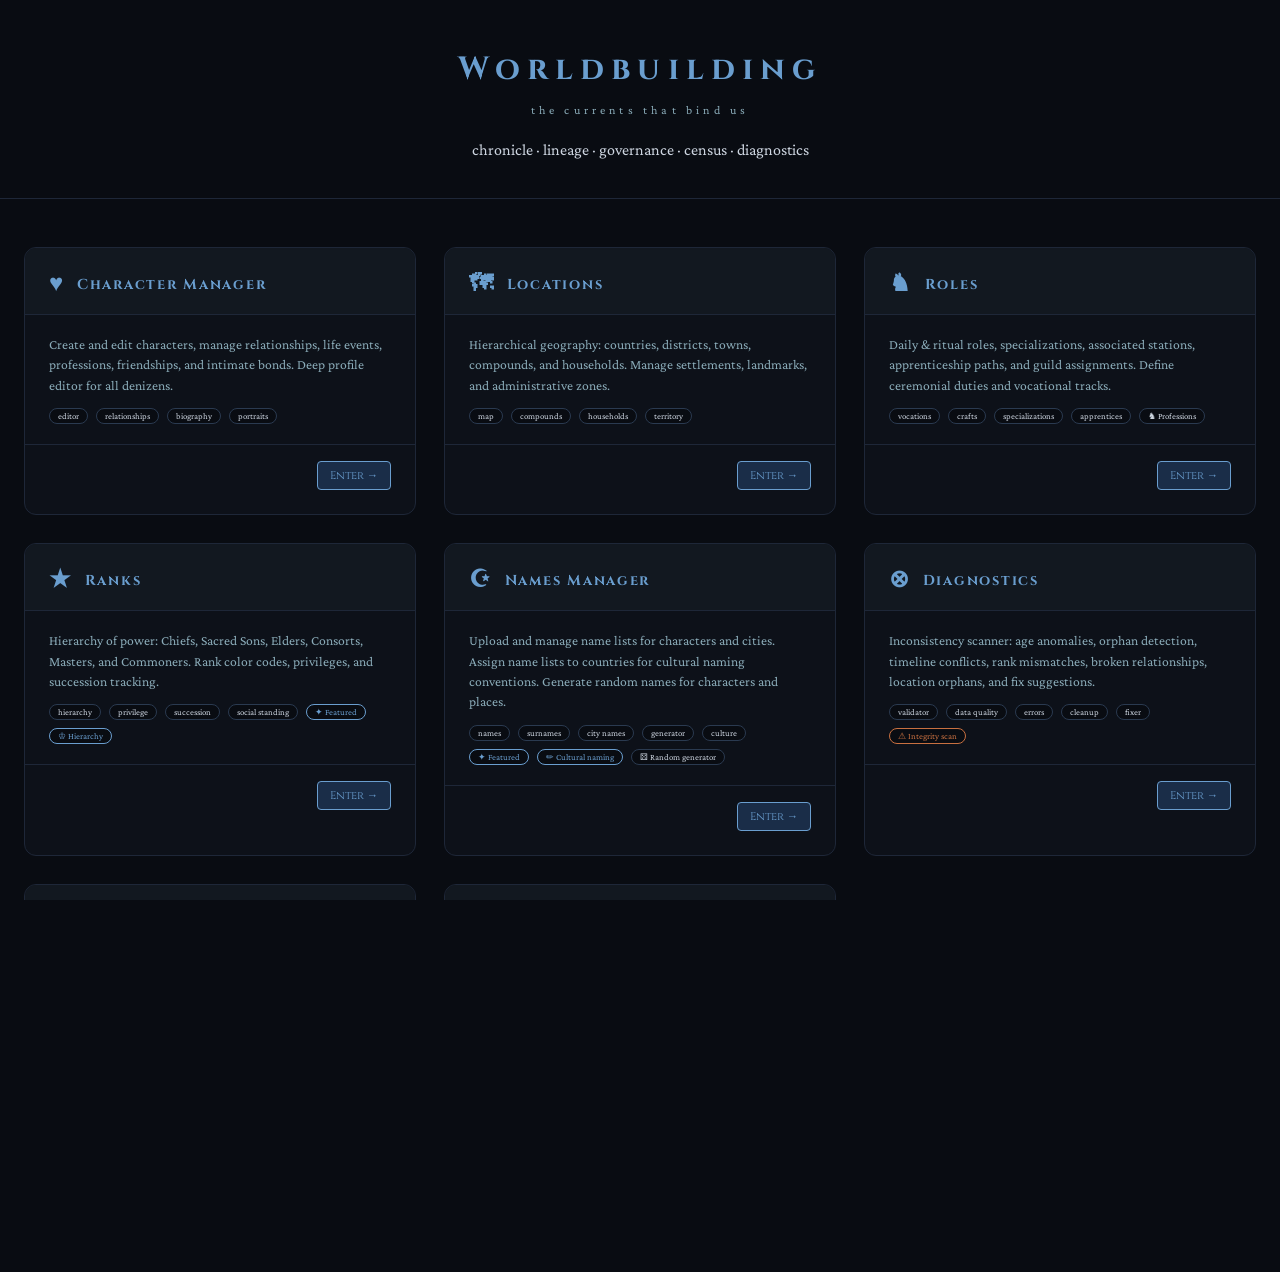
<file: index.html>
<!DOCTYPE html>
<html lang="en">
<head>
  <meta charset="UTF-8">
  <meta name="viewport" content="width=device-width, initial-scale=1.0, maximum-scale=1.0, user-scalable=yes">
  <title>Worldbuilding - The Currents That Bind Us</title>
  <link rel="preconnect" href="https://fonts.googleapis.com">
  <link href="https://fonts.googleapis.com/css2?family=Cinzel:wght@400;600;700;900&family=Crimson+Pro:ital,wght@0,300;0,400;0,600;1,300;1,400&display=swap" rel="stylesheet">
  <link rel="stylesheet" href="stillwaters.css">
</head>
<body>

<div class="hero">
  <h1>Worldbuilding</h1>
  <div class="sub">the currents that bind us</div>
  <div class="tagline">chronicle · lineage · governance · census · diagnostics</div>
</div>

<div class="tools-grid" id="toolsGrid"></div>
<footer>
  Still Waters — Tools for Worldbuilding & Chronicle Keeping
</footer>

<script>
  // ============================================================
  // COMPLETE TOOL LIST — All managers for the Still Waters suite
  // ============================================================
  const tools = [
    { 
      name: "Character Manager", 
      desc: "Create and edit characters, manage relationships, life events, professions, friendships, and intimate bonds. Deep profile editor for all denizens.", 
      icon: "♥", 
      file: "character-manager.html", 
      tags: ["editor", "relationships", "biography", "portraits"] 
    },
    { 
      name: "Locations", 
      desc: "Hierarchical geography: countries, districts, towns, compounds, and households. Manage settlements, landmarks, and administrative zones.", 
      icon: "🗺", 
      file: "Locations.html", 
      tags: ["map", "compounds", "households", "territory"] 
    },
    { 
      name: "Roles", 
      desc: "Daily & ritual roles, specializations, associated stations, apprenticeship paths, and guild assignments. Define ceremonial duties and vocational tracks.", 
      icon: "♞", 
      file: "roles.html", 
      tags: ["vocations", "crafts", "specializations", "apprentices"] 
    },
    { 
      name: "Ranks", 
      desc: "Hierarchy of power: Chiefs, Sacred Sons, Elders, Consorts, Masters, and Commoners. Rank color codes, privileges, and succession tracking.", 
      icon: "★", 
      file: "Ranks.html", 
      tags: ["hierarchy", "privilege", "succession", "social standing"],
      accent: true
    },
    { 
      name: "Names Manager", 
      desc: "Upload and manage name lists for characters and cities. Assign name lists to countries for cultural naming conventions. Generate random names for characters and places.", 
      icon: "☪", 
      file: "names-manager.html", 
      tags: ["names", "surnames", "city names", "generator", "culture"],
      accent: true
    },
    { 
      name: "Diagnostics", 
      desc: "Inconsistency scanner: age anomalies, orphan detection, timeline conflicts, rank mismatches, broken relationships, location orphans, and fix suggestions.", 
      icon: "⊗", 
      file: "inconsistencies.html", 
      tags: ["validator", "data quality", "errors", "cleanup", "fixer"],
      warning: true
    },
    { 
      name: "Census", 
      desc: "Population analytics, age pyramids, compound demographics, mortality trends, gender distribution, and interactive charts for the whole realm.", 
      icon: "▲", 
      file: "Census.html", 
      tags: ["statistics", "demographics", "charts", "population"] 
    },
    { 
      name: "Family Tree", 
      desc: "Ancestral lineages, descendants web, relationship finder, historical bloodlines, and multi-generation viewer. Discover how blood binds the world.", 
      icon: "✽", 
      file: "Tree.html", 
      tags: ["genealogy", "ancestors", "descendants", "heritage"] 
    }
  ];

  const grid = document.getElementById('toolsGrid');
  
  tools.forEach(tool => {
    const card = document.createElement('div');
    card.className = 'tool-card';
    // Open in new tab when clicking anywhere on card
    card.onclick = () => {
      window.open(tool.file, '_blank');
    };
    
    // Optional badges for special categories
    let extraBadges = '';
    if (tool.accent) {
      extraBadges += '<span class="badge accent">✦ Featured</span>';
    }
    if (tool.warning) {
      extraBadges += '<span class="badge warning">⚠︎ Integrity scan</span>';
    }
    if (tool.name === "Roles") {
      extraBadges += '<span class="badge">♞ Professions</span>';
    }
    if (tool.name === "Ranks") {
      extraBadges += '<span class="badge accent">♔ Hierarchy</span>';
    }
    if (tool.name === "Names Manager") {
      extraBadges += '<span class="badge accent">✏ Cultural naming</span>';
      extraBadges += '<span class="badge">⚄ Random generator</span>';
    }
    
    card.innerHTML = `
      <div class="card-header">
        <h2>
          <span class="icon">${tool.icon}</span> 
          ${tool.name}
        </h2>
      </div>
      <div class="card-body">
        <p>${tool.desc}</p>
        <div class="badge-group">
          ${tool.tags.map(t => `<span class="badge">${t}</span>`).join('')}
          ${extraBadges}
        </div>
      </div>
      <div class="card-footer">
        <span class="btn primary">Enter →</span>
      </div>
    `;
    grid.appendChild(card);
  });
</script>
</body>
</html>
</file>
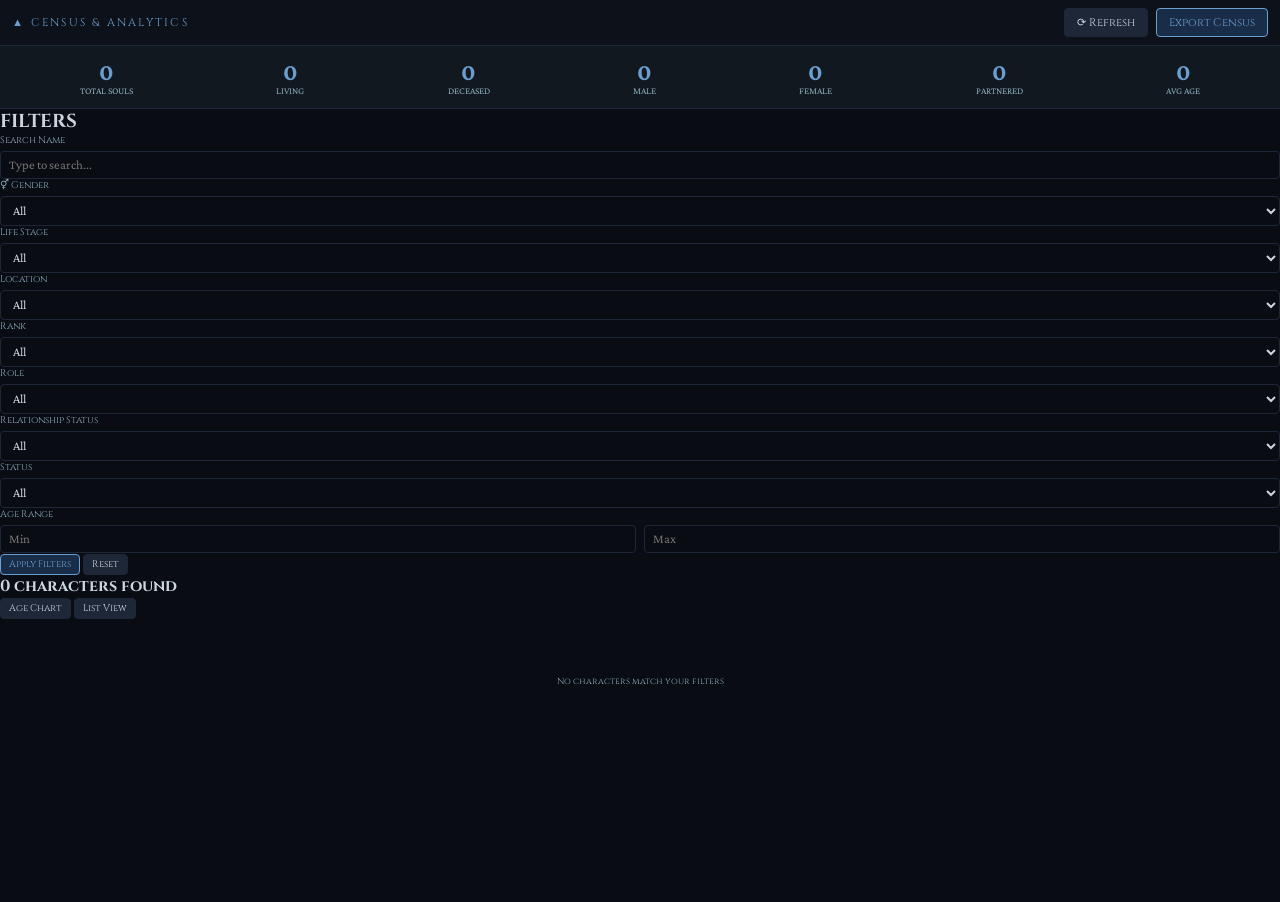
<file: Census.html>
<!DOCTYPE html>
<html lang="en">
<head>
  <meta charset="UTF-8">
  <meta name="viewport" content="width=device-width, initial-scale=1.0, user-scalable=yes">
  <title>Still Waters — Census & Analytics</title>
  <link rel="preconnect" href="https://fonts.googleapis.com">
  <link href="https://fonts.googleapis.com/css2?family=Cinzel:wght@400;600;700;900&family=Crimson+Pro:ital,wght@0,300;0,400;0,600;1,300;1,400&display=swap" rel="stylesheet">
  <link rel="stylesheet" href="stillwaters.css">
 
</head>
<body>

<div class="topbar">
  <div class="title">▲ CENSUS & ANALYTICS</div>
  <div style="flex:1"></div>
  <button id="refreshBtn" class="tb-btn">⟳ Refresh</button>
  <button id="exportCensusBtn" class="tb-btn primary">Export Census</button>
</div>

<div class="census-app">
  <div class="stats-bar" id="statsBar"></div>
  
  <div class="main-content">
    <div class="filters-sidebar">
      <div class="filters-header">
        <h3>FILTERS</h3>
        
        <div class="filter-group">
          <label>Search Name</label>
          <input type="text" id="searchName" placeholder="Type to search...">
        </div>
        
        <div class="filter-group">
          <label>⚥ Gender</label>
          <select id="filterGender">
            <option value="">All</option>
            <option value="male">Male</option>
            <option value="female">Female</option>
            <option value="unknown">Unknown</option>
          </select>
        </div>
        
        <div class="filter-group">
          <label>Life Stage</label>
          <select id="filterLifeStage">
            <option value="">All</option>
            <option value="child">Child (0-12)</option>
            <option value="youth">Youth (13-17)</option>
            <option value="adult">Adult (18-59)</option>
            <option value="elder">Elder (60+)</option>
          </select>
        </div>
        
        <div class="filter-group">
          <label>Location</label>
          <select id="filterLocation">
            <option value="">All</option>
          </select>
        </div>
        
        <div class="filter-group">
          <label>Rank</label>
          <select id="filterRank">
            <option value="">All</option>
          </select>
        </div>
        
        <div class="filter-group">
          <label>Role</label>
          <select id="filterRole">
            <option value="">All</option>
          </select>
        </div>
        
        <div class="filter-group">
          <label>Relationship Status</label>
          <select id="filterRelationship">
            <option value="">All</option>
            <option value="single">Single</option>
            <option value="partnered">Partnered</option>
            <option value="widowed">Widowed</option>
          </select>
        </div>
        
        <div class="filter-group">
          <label>Status</label>
          <select id="filterStatus">
            <option value="">All</option>
            <option value="living">Living</option>
            <option value="deceased">Deceased</option>
          </select>
        </div>
        
        <div class="filter-group">
          <label>Age Range</label>
          <div style="display: flex; gap: 8px;">
            <input type="number" id="minAge" placeholder="Min" style="width:50%;">
            <input type="number" id="maxAge" placeholder="Max" style="width:50%;">
          </div>
        </div>
        
        <div class="filter-actions">
          <button id="applyFilters" class="btn primary small">Apply Filters</button>
          <button id="resetFilters" class="btn small">Reset</button>
        </div>
      </div>
    </div>
    
    <div class="results-panel">
      <div class="results-header">
        <h4 id="resultCount">0 characters found</h4>
        <div>
          <button id="viewChartBtn" class="btn small">Age Chart</button>
          <button id="viewListBtn" class="btn small active">List View</button>
        </div>
      </div>
      <div class="results-list" id="resultsList"></div>
    </div>
  </div>
</div>

<!-- Age Distribution Modal -->
<div id="chartModal" class="modal" style="display:none;">
  <div class="modal-content" style="max-width: 500px;">
    <h3>Age Distribution</h3>
    <div id="ageChart"></div>
    <div class="modal-buttons">
      <button id="closeChartBtn" class="btn">Close</button>
    </div>
  </div>
</div>

<script>
  // Data stores
  let masterData = {
    version: "2.0",
    data: {
      characters: [],
      places: [],
      ranks: [],
      roles: [],
      currentYear: 1250
    }
  };
  
  let filteredCharacters = [];
  let currentView = 'list';
  
  function loadMasterData() {
    const stored = localStorage.getItem('stillwaters_master');
    if (stored) {
      try {
        const parsed = JSON.parse(stored);
        masterData = {
          version: parsed.version || "2.0",
          data: {
            characters: parsed.data?.characters || [],
            places: parsed.data?.places || [],
            ranks: parsed.data?.ranks || [],
            roles: parsed.data?.roles || [],
            locationTypes: parsed.data?.locationTypes || [],
            governments: parsed.data?.governments || [],
            nameLists: parsed.data?.nameLists || {},
            currentYear: parsed.data?.currentYear || 1250
          }
        };
      } catch(e) { console.error('Error loading master data', e); }
    }
  }
  
  function calculateAge(birthYear, isDeceased, deathYear, currentYear) {
    if (!birthYear) return 0;
    if (isDeceased && deathYear) return deathYear - birthYear;
    return currentYear - birthYear;
  }
  
  function getLifeStage(age) {
    if (age < 13) return 'child';
    if (age < 18) return 'youth';
    if (age < 60) return 'adult';
    return 'elder';
  }
  
  function getCurrentLocation(char, places) {
    if (char.moves?.length) {
      const currentMove = char.moves[char.moves.length - 1];
      return places.find(p => p.id === currentMove.locationId);
    }
    return places.find(p => p.id === char.birthplaceId);
  }
  
  function getRankName(rankId, ranks) {
    const rank = ranks.find(r => r.id === rankId);
    return rank ? `${rank.symbol} ${rank.name}` : null;
  }
  
  function getActiveRank(char, ranks) {
    const activeRank = char.rankAssignments?.find(r => r.isActive);
    if (!activeRank) return null;
    const rank = ranks.find(r => r.id === activeRank.rankId);
    if (!rank) return null;
    return {
      name: rank.name,
      symbol: rank.symbol,
      number: activeRank.rankNumber,
      title: activeRank.titleText
    };
  }
  
  function getRelationshipStatus(char) {
    if (!char.relationships?.length) return 'single';
    const hasOngoing = char.relationships.some(r => r.status === 'ongoing');
    const isWidowed = char.relationships.some(r => r.status === 'widowed');
    if (hasOngoing) return 'partnered';
    if (isWidowed) return 'widowed';
    return 'single';
  }
  
  function getRoleName(char, roles) {
    if (!char.currentRole) return null;
    const role = roles.find(r => r.id === char.currentRole.id);
    if (!role) return char.currentRole.name;
    return role.name;
  }
  
  function applyFilters() {
    const characters = masterData.data.characters;
    const places = masterData.data.places;
    const ranks = masterData.data.ranks;
    const roles = masterData.data.roles;
    const currentYear = masterData.data.currentYear;
    
    const searchTerm = document.getElementById('searchName').value.toLowerCase();
    const gender = document.getElementById('filterGender').value;
    const lifeStage = document.getElementById('filterLifeStage').value;
    const locationId = document.getElementById('filterLocation').value;
    const rankId = document.getElementById('filterRank').value;
    const roleId = document.getElementById('filterRole').value;
    const relationshipStatus = document.getElementById('filterRelationship').value;
    const statusFilter = document.getElementById('filterStatus').value;
    const minAge = parseInt(document.getElementById('minAge').value);
    const maxAge = parseInt(document.getElementById('maxAge').value);
    
    filteredCharacters = characters.filter(char => {
      const age = calculateAge(char.birthYear, char.isDeceased, char.deathYear, currentYear);
      const stage = getLifeStage(age);
      const currentLocation = getCurrentLocation(char, places);
      const activeRank = getActiveRank(char, ranks);
      const roleName = getRoleName(char, roles);
      const relStatus = getRelationshipStatus(char);
      
      // Search by name
      if (searchTerm && !`${char.name} ${char.surname || ''}`.toLowerCase().includes(searchTerm)) return false;
      
      // Gender filter
      if (gender && char.gender !== gender) return false;
      
      // Life stage filter
      if (lifeStage && stage !== lifeStage) return false;
      
      // Location filter
      if (locationId && currentLocation?.id !== locationId) return false;
      
      // Rank filter
      if (rankId && (!activeRank || activeRank.name !== rankId)) return false;
      
      // Role filter
      if (roleId && (!roleName || roleName !== roleId)) return false;
      
      // Relationship status filter
      if (relationshipStatus && relStatus !== relationshipStatus) return false;
      
      // Deceased status filter
      if (statusFilter === 'living' && char.isDeceased) return false;
      if (statusFilter === 'deceased' && !char.isDeceased) return false;
      
      // Age range filter
      if (!isNaN(minAge) && age < minAge) return false;
      if (!isNaN(maxAge) && age > maxAge) return false;
      
      return true;
    });
    
    updateResultsDisplay();
    updateStatsBar();
  }
  
  function updateStatsBar() {
    const characters = masterData.data.characters;
    const currentYear = masterData.data.currentYear;
    
    const total = characters.length;
    const living = characters.filter(c => !c.isDeceased).length;
    const deceased = characters.filter(c => c.isDeceased).length;
    const male = characters.filter(c => c.gender === 'male').length;
    const female = characters.filter(c => c.gender === 'female').length;
    const partnered = characters.filter(c => getRelationshipStatus(c) === 'partnered').length;
    
    const ages = characters.map(c => calculateAge(c.birthYear, c.isDeceased, c.deathYear, currentYear)).filter(a => a > 0);
    const avgAge = ages.length ? Math.round(ages.reduce((a,b) => a+b, 0) / ages.length) : 0;
    
    document.getElementById('statsBar').innerHTML = `
      <div class="stat-pill"><div class="value">${total}</div><div class="label">Total Souls</div></div>
      <div class="stat-pill"><div class="value">${living}</div><div class="label">Living</div></div>
      <div class="stat-pill"><div class="value">${deceased}</div><div class="label">Deceased</div></div>
      <div class="stat-pill"><div class="value">${male}</div><div class="label">Male</div></div>
      <div class="stat-pill"><div class="value">${female}</div><div class="label">Female</div></div>
      <div class="stat-pill"><div class="value">${partnered}</div><div class="label">Partnered</div></div>
      <div class="stat-pill"><div class="value">${avgAge}</div><div class="label">Avg Age</div></div>
    `;
  }
  
  function updateResultsDisplay() {
    const count = filteredCharacters.length;
    document.getElementById('resultCount').textContent = `${count} character${count !== 1 ? 's' : ''} found`;
    
    if (currentView === 'list') {
      renderListView();
    } else {
      renderChartView();
    }
  }
  
  function renderListView() {
    const container = document.getElementById('resultsList');
    const places = masterData.data.places;
    const ranks = masterData.data.ranks;
    const roles = masterData.data.roles;
    const currentYear = masterData.data.currentYear;
    
    if (!filteredCharacters.length) {
      container.innerHTML = '<div class="empty-state">No characters match your filters</div>';
      return;
    }
    
    container.innerHTML = filteredCharacters.map(char => {
      const age = calculateAge(char.birthYear, char.isDeceased, char.deathYear, currentYear);
      const stage = getLifeStage(age);
      const currentLocation = getCurrentLocation(char, places);
      const activeRank = getActiveRank(char, ranks);
      const roleName = getRoleName(char, roles);
      const relStatus = getRelationshipStatus(char);
      
      let stageIcon = '';
      if (stage === 'child') stageIcon = '◎';
      else if (stage === 'youth') stageIcon = '◔';
      else if (stage === 'adult') stageIcon = '◑';
      else stageIcon = '◕';
      
      return `
        <div class="character-card" data-id="${char.id}">
          <div class="character-header">
            <span class="character-name ${char.isDeceased ? 'deceased' : ''}">${escapeHtml(char.name)} ${escapeHtml(char.surname || '')}</span>
            <div class="character-badges">
              ${char.gender === 'male' ? '<span class="badge male">♂ Male</span>' : char.gender === 'female' ? '<span class="badge female">♀ Female</span>' : '<span class="badge">⚥ Unknown</span>'}
              ${char.isDeceased ? '<span class="badge deceased">† Deceased</span>' : `<span class="badge">${stageIcon} ${stage}</span>`}
              ${relStatus === 'partnered' ? '<span class="badge partnered">♡ Partnered</span>' : relStatus === 'widowed' ? '<span class="badge">💔 Widowed</span>' : ''}
              ${activeRank ? `<span class="badge">${activeRank.symbol} ${activeRank.name}${activeRank.number ? ` #${activeRank.number}` : ''}</span>` : ''}
            </div>
          </div>
          <div class="character-details">
            <span>${age} years</span>
            <span>${currentLocation?.displayName || 'Unknown'}</span>
            ${roleName ? `<span>${escapeHtml(roleName)}</span>` : ''}
            ${char.birthYear ? `<span>Born ${char.birthYear}</span>` : ''}
          </div>
        </div>
      `;
    }).join('');
    
    document.querySelectorAll('.character-card').forEach(card => {
      card.addEventListener('click', () => {
        const charId = card.getAttribute('data-id');
        // Would open character detail in a modal or new tab
        showToast(`Character ID: ${charId}`);
      });
    });
  }
  
  function renderChartView() {
    const container = document.getElementById('resultsList');
    const currentYear = masterData.data.currentYear;
    
    // Age distribution
    const ageGroups = {
      '0-12': 0, '13-17': 0, '18-29': 0, '30-44': 0, '45-59': 0, '60-79': 0, '80+': 0
    };
    
    filteredCharacters.forEach(char => {
      const age = calculateAge(char.birthYear, char.isDeceased, char.deathYear, currentYear);
      if (age < 13) ageGroups['0-12']++;
      else if (age < 18) ageGroups['13-17']++;
      else if (age < 30) ageGroups['18-29']++;
      else if (age < 45) ageGroups['30-44']++;
      else if (age < 60) ageGroups['45-59']++;
      else if (age < 80) ageGroups['60-79']++;
      else ageGroups['80+']++;
    });
    
    const maxCount = Math.max(...Object.values(ageGroups));
    
    container.innerHTML = `
      <div class="chart-container">
        <div class="chart-title">Age Distribution (${filteredCharacters.length} characters)</div>
        ${Object.entries(ageGroups).map(([group, count]) => `
          <div class="age-bar">
            <div class="age-label">${group}</div>
            <div style="flex:1; background: var(--border); border-radius: 3px;">
              <div class="age-bar-fill" style="width: ${maxCount ? (count / maxCount) * 100 : 0}%;"></div>
            </div>
            <div class="age-bar-count">${count}</div>
          </div>
        `).join('')}
      </div>
      
      <div class="chart-container">
        <div class="chart-title">⚥ Gender Distribution</div>
        <div style="display: flex; gap: 16px; margin-top: 12px;">
          ${['male', 'female', 'unknown'].map(gender => {
            const count = filteredCharacters.filter(c => c.gender === gender).length;
            const percent = filteredCharacters.length ? Math.round((count / filteredCharacters.length) * 100) : 0;
            return `
              <div style="flex:1; text-align: center;">
                <div style="font-size: 1.2rem; font-weight: bold; color: var(--accent);">${count}</div>
                <div style="font-size: 0.6rem; color: var(--dim);">${gender === 'male' ? '♂ Male' : gender === 'female' ? '♀ Female' : '⚥ Unknown'}</div>
                <div style="font-size: 0.55rem; color: var(--tmut);">${percent}%</div>
              </div>
            `;
          }).join('')}
        </div>
      </div>
      
      <div class="chart-container">
        <div class="chart-title">♡ Relationship Status</div>
        <div style="display: flex; gap: 16px; margin-top: 12px;">
          ${['single', 'partnered', 'widowed'].map(status => {
            const count = filteredCharacters.filter(c => getRelationshipStatus(c) === status).length;
            const percent = filteredCharacters.length ? Math.round((count / filteredCharacters.length) * 100) : 0;
            const icon = status === 'single' ? '♡' : status === 'partnered' ? '♡' : '◕';
            return `
              <div style="flex:1; text-align: center;">
                <div style="font-size: 1.2rem; font-weight: bold; color: var(--accent);">${count}</div>
                <div style="font-size: 0.6rem; color: var(--dim);">${icon} ${status}</div>
                <div style="font-size: 0.55rem; color: var(--tmut);">${percent}%</div>
              </div>
            `;
          }).join('')}
        </div>
      </div>
    `;
  }
  
  function updateFilterOptions() {
    const places = masterData.data.places;
    const ranks = masterData.data.ranks;
    const roles = masterData.data.roles;
    
    // Location dropdown
    const locationSelect = document.getElementById('filterLocation');
    locationSelect.innerHTML = '<option value="">All</option>' + 
      places.filter(p => p.variableKey).map(p => `<option value="${p.id}">${escapeHtml(p.displayName)}</option>`).join('');
    
    // Rank dropdown
    const rankSelect = document.getElementById('filterRank');
    rankSelect.innerHTML = '<option value="">All</option>' + 
      ranks.map(r => `<option value="${r.name}">${r.symbol} ${escapeHtml(r.name)}</option>`).join('');
    
    // Role dropdown
    const roleSelect = document.getElementById('filterRole');
    roleSelect.innerHTML = '<option value="">All</option>' + 
      roles.map(r => `<option value="${r.name}">${escapeHtml(r.name)}</option>`).join('');
  }
  
  function resetFilters() {
    document.getElementById('searchName').value = '';
    document.getElementById('filterGender').value = '';
    document.getElementById('filterLifeStage').value = '';
    document.getElementById('filterLocation').value = '';
    document.getElementById('filterRank').value = '';
    document.getElementById('filterRole').value = '';
    document.getElementById('filterRelationship').value = '';
    document.getElementById('filterStatus').value = '';
    document.getElementById('minAge').value = '';
    document.getElementById('maxAge').value = '';
    applyFilters();
  }
  
  function showChartModal() {
    const modal = document.getElementById('chartModal');
    const currentYear = masterData.data.currentYear;
    
    const ageGroups = {
      '0-12': 0, '13-17': 0, '18-29': 0, '30-44': 0, '45-59': 0, '60-79': 0, '80+': 0
    };
    
    filteredCharacters.forEach(char => {
      const age = calculateAge(char.birthYear, char.isDeceased, char.deathYear, currentYear);
      if (age < 13) ageGroups['0-12']++;
      else if (age < 18) ageGroups['13-17']++;
      else if (age < 30) ageGroups['18-29']++;
      else if (age < 45) ageGroups['30-44']++;
      else if (age < 60) ageGroups['45-59']++;
      else if (age < 80) ageGroups['60-79']++;
      else ageGroups['80+']++;
    });
    
    const maxCount = Math.max(...Object.values(ageGroups));
    const chartHtml = Object.entries(ageGroups).map(([group, count]) => `
      <div class="age-bar" style="margin-bottom: 8px;">
        <div class="age-label" style="width: 45px;">${group}</div>
        <div style="flex:1; background: var(--border); border-radius: 3px;">
          <div class="age-bar-fill" style="width: ${maxCount ? (count / maxCount) * 100 : 0}%; background: var(--accent);"></div>
        </div>
        <div class="age-bar-count" style="width: 40px;">${count}</div>
      </div>
    `).join('');
    
    document.getElementById('ageChart').innerHTML = chartHtml;
    modal.style.display = 'flex';
  }
  
  function exportCensus() {
    const exportData = {
      type: "census",
      exportDate: new Date().toISOString(),
      filters: {
        gender: document.getElementById('filterGender').value,
        lifeStage: document.getElementById('filterLifeStage').value,
        location: document.getElementById('filterLocation').value,
        rank: document.getElementById('filterRank').value,
        role: document.getElementById('filterRole').value,
        relationship: document.getElementById('filterRelationship').value,
        status: document.getElementById('filterStatus').value
      },
      results: filteredCharacters.map(char => {
        const age = calculateAge(char.birthYear, char.isDeceased, char.deathYear, masterData.data.currentYear);
        return {
          id: char.id,
          name: char.name,
          surname: char.surname,
          gender: char.gender,
          age: age,
          lifeStage: getLifeStage(age),
          isDeceased: char.isDeceased,
          relationshipStatus: getRelationshipStatus(char)
        };
      }),
      summary: {
        total: filteredCharacters.length,
        male: filteredCharacters.filter(c => c.gender === 'male').length,
        female: filteredCharacters.filter(c => c.gender === 'female').length,
        living: filteredCharacters.filter(c => !c.isDeceased).length,
        deceased: filteredCharacters.filter(c => c.isDeceased).length,
        partnered: filteredCharacters.filter(c => getRelationshipStatus(c) === 'partnered').length
      }
    };
    
    const dataStr = JSON.stringify(exportData, null, 2);
    const blob = new Blob([dataStr], { type: 'application/json' });
    const a = document.createElement('a');
    a.href = URL.createObjectURL(blob);
    a.download = `stillwaters_census_${new Date().toISOString().slice(0,19).replace(/:/g, '-')}.json`;
    a.click();
    URL.revokeObjectURL(a.href);
    showToast('Census exported');
  }
  
  function showToast(msg) {
    let container = document.getElementById('toast-container');
    if (!container) {
      container = document.createElement('div');
      container.id = 'toast-container';
      document.body.appendChild(container);
    }
    const toast = document.createElement('div');
    toast.className = 'toast';
    toast.innerText = msg;
    container.appendChild(toast);
    setTimeout(() => toast.remove(), 2500);
  }
  
  function escapeHtml(str) {
    if (!str) return '';
    return String(str).replace(/[&<>]/g, m => m === '&' ? '&amp;' : m === '<' ? '&lt;' : m === '>' ? '&gt;' : m);
  }
  
  function refresh() {
    loadMasterData();
    updateFilterOptions();
    applyFilters();
  }
  
  // ==================== INIT ====================
  function init() {
    loadMasterData();
    updateFilterOptions();
    applyFilters();
    
    document.getElementById('applyFilters').addEventListener('click', applyFilters);
    document.getElementById('resetFilters').addEventListener('click', resetFilters);
    document.getElementById('refreshBtn').addEventListener('click', refresh);
    document.getElementById('exportCensusBtn').addEventListener('click', exportCensus);
    document.getElementById('viewChartBtn').addEventListener('click', () => {
      currentView = 'chart';
      document.getElementById('viewChartBtn').classList.add('active');
      document.getElementById('viewListBtn').classList.remove('active');
      renderChartView();
    });
    document.getElementById('viewListBtn').addEventListener('click', () => {
      currentView = 'list';
      document.getElementById('viewListBtn').classList.add('active');
      document.getElementById('viewChartBtn').classList.remove('active');
      renderListView();
    });
    document.getElementById('closeChartBtn').addEventListener('click', () => {
      document.getElementById('chartModal').style.display = 'none';
    });
    
    // Enter key on search
    document.getElementById('searchName').addEventListener('keypress', (e) => {
      if (e.key === 'Enter') applyFilters();
    });
    
    // Close modal on outside click
    window.addEventListener('click', (e) => {
      const modal = document.getElementById('chartModal');
      if (e.target === modal) modal.style.display = 'none';
    });
    
    // Listen for storage updates
    window.addEventListener('storage', (e) => {
      if (e.key === 'stillwaters_master') {
        refresh();
      }
    });
  }
  
  init();
</script>
</body>
</html>
</file>
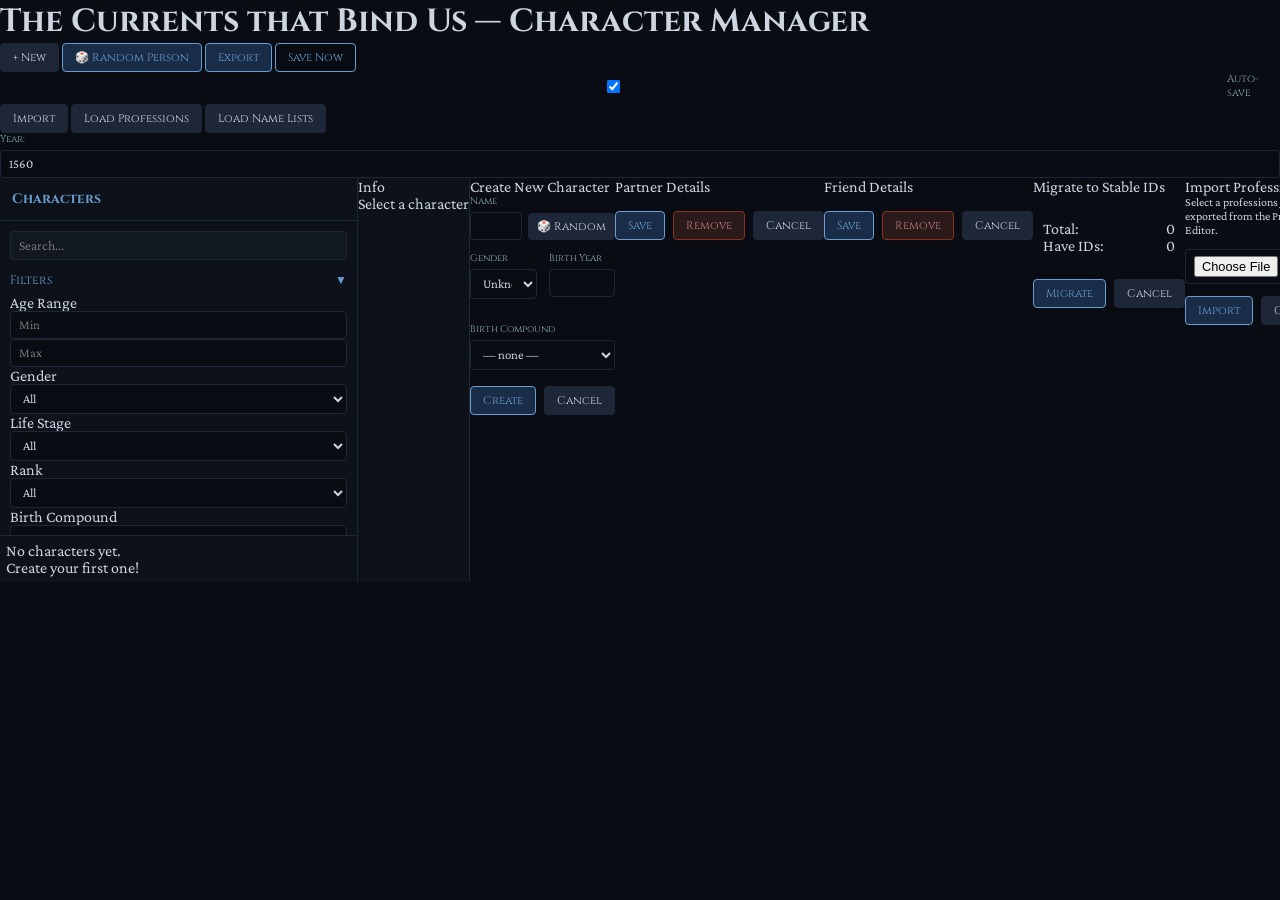
<file: Character Manager3.html>
<!DOCTYPE html>
<html lang="en">
<head>
<meta charset="UTF-8">
<meta name="viewport" content="width=device-width, initial-scale=1.0, maximum-scale=1.0, user-scalable=yes">
<title>Still Waters — Character Manager</title>
<link href="https://fonts.googleapis.com/css2?family=Cinzel:wght@400;600&family=Crimson+Pro:ital,wght@0,300;0,400;1,300;1,400&display=swap" rel="stylesheet">
<link rel="stylesheet" href="stillwaters.css">
<style>
/* ============================================
   CHARACTER MANAGER - UNIQUE STYLES
   ============================================ */

/* ====================== FLOATING BUTTONS ====================== */
.floating-save-top {
  position: fixed;
  top: 60px;
  right: 10px;
  z-index: 998;
  padding: 6px 12px;
  background: var(--accent-dim);
  border: 1px solid var(--accent);
  color: var(--accent);
  border-radius: 20px;
  font-family: 'Cinzel', serif;
  font-size: 0.6rem;
  font-weight: bold;
  cursor: pointer;
  box-shadow: 0 2px 10px rgba(0,0,0,0.3);
  display: none;
}

.floating-save-top:hover { background: rgba(74,122,176,0.25); }

.floating-save-btn {
  position: fixed;
  bottom: 20px;
  right: 20px;
  z-index: 999;
  padding: 8px 16px;
  background: var(--accent-dim);
  border: 1px solid var(--accent);
  border-radius: 20px;
  color: var(--accent);
  font-family: 'Cinzel', serif;
  font-size: 0.65rem;
  font-weight: bold;
  cursor: pointer;
  box-shadow: 0 2px 10px rgba(0,0,0,0.3);
}

.floating-save-btn:hover { background: rgba(74,122,176,0.25); }

/* ====================== SIDEBAR ====================== */
#menu-toggle { display: none; background: transparent; border: none; font-size: 1.5rem; padding: 2px 10px; color: var(--accent); }

#main-container { flex: 1; display: flex; overflow: hidden; position: relative; }

#sidebar {
  width: var(--sidebar-width);
  background: var(--bg2);
  border-right: 1px solid var(--border);
  display: flex;
  flex-direction: column;
  overflow: hidden;
  transition: transform 0.3s ease;
  z-index: 20;
  flex-shrink: 0;
}

#sidebar-header { padding: 12px; border-bottom: 1px solid var(--border); display: flex; justify-content: space-between; align-items: center; }
#sidebar-header h3 { margin: 0; font-family: 'Cinzel', serif; color: var(--accent); font-size: 0.85rem; }
#close-sidebar { display: none; background: transparent; border: none; font-size: 1.3rem; padding: 0 8px; color: var(--dim); cursor: pointer; }
#close-sidebar:hover { color: var(--accent); }

/* ====================== SEARCH & FILTERS ====================== */
#search-section { padding: 10px; border-bottom: 1px solid var(--border); max-height: 35vh; overflow-y: auto; scrollbar-width: thin; flex-shrink: 0; }
#search-box { width: 100%; padding: 6px 8px; background: #121820; border: 1px solid var(--border); color: var(--text); border-radius: 4px; margin-bottom: 6px; font-size: 0.85rem; }

#filter-toggle { display: flex; align-items: center; justify-content: space-between; cursor: pointer; color: var(--accent); font-family: 'Cinzel', serif; font-size: 0.75rem; padding: 6px 0; }
#filter-toggle .arrow { transition: transform 0.3s; }
#filter-toggle.collapsed .arrow { transform: rotate(-90deg); }

#filters { transition: max-height 0.3s ease-out; overflow: hidden; max-height: 800px; }
#filters.collapsed { max-height: 0; }

.filter-badge { background: var(--accent); color: var(--bg); border-radius: 10px; padding: 2px 5px; font-size: 0.55rem; margin-left: 4px; }

/* ====================== PERSON LIST ====================== */
#person-list {
  flex: 1;
  min-height: 0;
  overflow-y: auto;
  padding: 6px;
  scrollbar-width: thin;
}

.list-group { margin-bottom: 12px; }
.group-header {
  padding: 6px 10px;
  background: var(--bg);
  border-radius: 3px;
  margin-bottom: 3px;
  font-family: 'Cinzel', serif;
  font-size: 0.7rem;
  color: var(--accent);
  cursor: pointer;
  display: flex;
  justify-content: space-between;
  align-items: center;
  border-left: 3px solid var(--accent);
}
.group-header .arrow { transition: transform 0.3s; font-size: 0.55rem; color: var(--dim); }
.group-header.collapsed .arrow { transform: rotate(-90deg); }
.group-content { transition: max-height 0.3s ease-out; max-height: none; overflow-y: visible; }
.group-content.collapsed { max-height: 0; overflow: hidden; }

.person-item {
  padding: 6px 10px;
  margin: 2px 0;
  border-radius: 3px;
  cursor: pointer;
  transition: all 0.2s;
  border-left: 3px solid transparent;
  font-size: 0.8rem;
  position: relative;
}
.person-item:hover { background: var(--bg); }
.person-item:hover::after {
  content: attr(data-stable-id);
  position: absolute;
  left: 100%;
  top: 0;
  margin-left: 8px;
  background: var(--tooltip-bg);
  border: 1px solid var(--tooltip-border);
  border-radius: 4px;
  padding: 4px 8px;
  font-family: monospace;
  font-size: 0.65rem;
  color: var(--accent);
  white-space: nowrap;
  z-index: 100;
  pointer-events: none;
}
.person-item.selected { background: var(--bg); border-left-color: var(--accent); }
.person-item.deceased { opacity: 0.7; border-left-color: var(--deceased); }
.person-name { font-weight: 600; color: var(--text); display: flex; align-items: center; gap: 3px; flex-wrap: wrap; }
.gender-symbol { font-family: monospace; color: var(--dim); font-size: 0.85rem; }
.deceased-mark { color: var(--deceased); margin-left: 2px; font-size: 0.85rem; }
.person-detail { font-size: 0.65rem; color: var(--dim); margin-top: 2px; display: flex; flex-wrap: wrap; gap: 4px; }
.not-born-yet { color: var(--danger-lt); font-style: italic; }

/* ====================== RANKS ====================== */
.rank-selector { background: var(--bg3); border: 1px solid var(--border); border-radius: 4px; padding: 10px; margin-top: 10px; }
.rank-buttons { display: flex; flex-wrap: wrap; gap: 6px; margin-top: 8px; }
.rank-btn {
  padding: 4px 10px;
  border-radius: 20px;
  font-size: 0.65rem;
  font-family: 'Cinzel', serif;
  border: 1px solid var(--border2);
  background: var(--bg2);
  color: var(--dim);
  cursor: pointer;
  transition: all 0.15s;
}
.rank-btn:hover { border-color: var(--accent); color: var(--accent); }

/* ====================== CONTENT AREA ====================== */
#content-area { flex: 1; display: flex; overflow: hidden; background: var(--bg); min-width: 0; }

/* ====================== VIEW PANEL ====================== */
#view-panel {
  width: var(--view-width);
  background: var(--bg2);
  border-right: 1px solid var(--border);
  display: flex;
  flex-direction: column;
  overflow: hidden;
  flex-shrink: 0;
  transition: width 0.2s ease;
}

.view-collapse-toggle {
  display: none;
  background: transparent;
  border: none;
  color: var(--accent);
  font-size: 1rem;
  cursor: pointer;
  padding: 4px 8px;
  margin-right: 8px;
}

.panel-header .available-checkbox {
  font-size: 0.6rem;
  display: inline-flex;
  align-items: center;
  gap: 4px;
  color: var(--dim);
  cursor: pointer;
}
.panel-header .available-checkbox input { width: auto; accent-color: var(--ok); }

.view-stable-id {
  font-family: monospace;
  font-size: 0.6rem;
  color: var(--dim);
  background: var(--bg);
  padding: 2px 5px;
  border-radius: 3px;
  border: 1px solid var(--border);
  display: inline-block;
}
.view-ranks { display: flex; flex-wrap: wrap; gap: 6px; margin-top: 8px; padding-top: 8px; border-top: 1px solid var(--border); }

/* ====================== CARDS (Rel, Friend, Prof) ====================== */
.rel-card, .friend-card, .prof-card {
  background: var(--bg3);
  border: 1px solid var(--border2);
  border-radius: 6px;
  padding: 8px 10px;
  margin-bottom: 6px;
  cursor: pointer;
  transition: all 0.15s;
  position: relative;
  z-index: 1;
}
.rel-card:hover, .friend-card:hover, .prof-card:hover { border-color: var(--accent); transform: translateY(-1px); }
.rel-card-top, .friend-card-top, .prof-card-top {
  display: flex;
  align-items: center;
  gap: 8px;
  flex-wrap: wrap;
  justify-content: space-between;
}
.rel-card-name, .friend-card-name, .prof-card-name { flex: 1; font-size: 0.85rem; }
.rel-card-name a, .friend-card-name a, .prof-card-name a {
  color: var(--accent);
  text-decoration: none;
  cursor: pointer;
  pointer-events: auto;
  z-index: 2;
  position: relative;
}
.rel-card-name a:hover, .friend-card-name a:hover, .prof-card-name a:hover { text-decoration: underline; }
.rel-card-meta, .friend-card-meta, .prof-card-meta { font-size: 0.65rem; color: var(--dim); margin-top: 4px; }
.rel-card-details { display: flex; gap: 4px; flex-wrap: wrap; margin-top: 4px; }
.detail-tag, .friend-tag {
  font-size: 0.6rem;
  padding: 2px 6px;
  border-radius: 10px;
  background: var(--bg2);
  border: 1px solid var(--border2);
  color: var(--dim);
}
.badge {
  font-size: 0.6rem;
  padding: 2px 6px;
  border-radius: 10px;
  font-family: 'Cinzel', serif;
  white-space: nowrap;
}
.badge-ongoing { background: rgba(74,144,96,0.15); border: 1px solid var(--ok); color: var(--ok); }
.badge-ended { background: rgba(139,64,64,0.15); border: 1px solid var(--danger); color: var(--danger-lt); }
.badge-widowed { background: rgba(143,94,94,0.15); border: 1px solid var(--deceased); color: var(--deceased); }
.friend-level-badge {
  display: inline-block;
  padding: 2px 6px;
  border-radius: 10px;
  font-size: 0.6rem;
  font-family: 'Cinzel', serif;
  border: 1px solid;
}
.friend-level-acquaintance { border-color: var(--dim); color: var(--dim); }
.friend-level-friend { border-color: var(--rel-friend); color: var(--rel-friend); }
.friend-level-close { border-color: #aa88dd; color: #aa88dd; }
.friend-level-best { border-color: #bb88ee; color: #bb88ee; }
.primary-badge {
  font-size: 0.6rem;
  padding: 2px 6px;
  border-radius: 10px;
  background: var(--accent-dim);
  border: 1px solid var(--accent);
  color: var(--accent);
  margin-left: 4px;
}
.spec-tag {
  background: var(--bg2);
  border: 1px solid var(--border);
  border-radius: 12px;
  padding: 2px 8px;
  font-size: 0.65rem;
  color: var(--dim);
  margin: 2px;
  display: inline-block;
  cursor: pointer;
  transition: all 0.15s;
}
.spec-tag:hover { border-color: var(--accent); color: var(--accent); }
.spec-tag.selected { background: var(--accent-dim); border-color: var(--accent); color: var(--accent); }
.apprentice-badge {
  font-size: 0.6rem;
  padding: 2px 6px;
  border-radius: 10px;
  background: rgba(106,158,207,0.15);
  border: 1px solid var(--accent);
  color: var(--accent);
  margin-left: 4px;
}

#apprentices-list { max-height: 250px; overflow-y: auto; scrollbar-width: thin; }
#apprentices-list .prof-card { margin-bottom: 6px; }

/* ====================== EDIT PANEL ====================== */
#edit-panel {
  flex: 1;
  display: flex;
  flex-direction: column;
  overflow: hidden;
  background: var(--bg);
  min-width: 0;
  position: relative;
  z-index: 1;
  height: 100%;
}

/* Edit tabs - sticky */
#edit-tabs {
  display: flex;
  padding: 0 10px;
  background: var(--bg2);
  border-bottom: 1px solid var(--border);
  overflow-x: auto;
  overflow-y: hidden;
  scrollbar-width: thin;
  flex-shrink: 0;
  gap: 2px;
  position: relative;
  z-index: 10;
}

.edit-tab {
  padding: 10px 12px;
  font-family: 'Cinzel', serif;
  font-size: 0.7rem;
  color: var(--dim);
  cursor: pointer;
  border-bottom: 3px solid transparent;
  transition: all 0.2s;
  white-space: nowrap;
  flex-shrink: 0;
}

.edit-tab.active { color: var(--accent); border-bottom-color: var(--accent); }
.edit-tab:hover:not(.active) { color: var(--text); border-bottom-color: var(--border); }

/* Edit content - scrollable area */
#edit-content {
  flex: 1;
  overflow-y: auto !important;
  overflow-x: hidden !important;
  padding: 12px;
  padding-bottom: 60px;
  scrollbar-width: thin;
  min-height: 0;
  position: relative;
  z-index: 1;
  height: 0;
}

/* Custom scrollbar for edit content */
#edit-content::-webkit-scrollbar {
  width: 8px;
}
#edit-content::-webkit-scrollbar-track {
  background: var(--bg2);
  border-radius: 4px;
}
#edit-content::-webkit-scrollbar-thumb {
  background: var(--accent-dim);
  border-radius: 4px;
}
#edit-content::-webkit-scrollbar-thumb:hover {
  background: var(--accent);
}

/* Ensure content inside edit-content doesn't break scrolling */
#edit-content > * {
  max-width: 100%;
  flex-shrink: 0;
}

/* ====================== FORMS ====================== */
.form-grid { display: grid; grid-template-columns: 1fr 1fr; gap: 8px; }
.form-group.full-width { grid-column: 1 / -1; }

.name-with-random { display: flex; gap: 6px; align-items: center; }
.name-with-random input { flex: 1; }
.random-btn { padding: 5px 8px; font-size: 0.7rem; white-space: nowrap; }

/* ====================== LOCATION SECTION FIXES ====================== */
#moved-fields select#currComp {
  flex: 3 !important;
  min-width: 180px !important;
}
#moved-fields input#movedYear {
  width: 90px !important;
  flex-shrink: 0 !important;
}

/* ====================== PICKER DROPDOWN ====================== */
.picker-wrap {
  position: relative;
  width: 100%;
  min-width: 200px;
  z-index: 100;
}
.picker-btn {
  width: 100%;
  padding: 6px 10px;
  font-size: 0.78rem;
  font-family: inherit;
  background: var(--bg3);
  border: 1px solid var(--border2);
  border-radius: 4px;
  color: var(--text);
  cursor: pointer;
  text-align: left;
  display: flex;
  align-items: center;
  justify-content: space-between;
  gap: 8px;
  transition: border-color 0.12s;
}
.picker-btn:hover, .picker-btn.open { border-color: var(--accent); }
.picker-btn .pb-arrow { color: var(--dim); font-size: 0.65rem; transition: transform 0.15s; }
.picker-btn.open .pb-arrow { transform: rotate(180deg); }

.picker-drop {
  position: absolute;
  top: 100%;
  left: 0;
  right: 0;
  background: var(--bg2);
  border: 1px solid var(--accent);
  border-radius: 6px;
  box-shadow: 0 8px 32px rgba(0,0,0,0.6);
  display: none;
  min-width: 280px;
  margin-top: 4px;
  z-index: 10000;
  flex-direction: column;
  max-height: 400px;
}
.picker-drop.open { display: flex; }

.picker-drop-search {
  padding: 8px;
  border-bottom: 1px solid var(--border);
  background: var(--bg2);
  flex-shrink: 0;
  position: sticky;
  top: 0;
  z-index: 2;
}
.picker-drop-search input {
  width: 100%;
  padding: 5px 8px;
  font-size: 0.75rem;
  background: var(--bg3);
  border: 1px solid var(--border2);
  border-radius: 4px;
  color: var(--text);
}

.picker-list {
  overflow-y: auto !important;
  overflow-x: hidden !important;
  flex: 1;
  min-height: 0;
}
#pl-partner-pick, #pl-friend-pick {
  flex: 1;
  overflow-y: auto !important;
}

.picker-item {
  display: flex;
  align-items: center;
  gap: 8px;
  padding: 6px 10px;
  cursor: pointer;
  font-size: 0.78rem;
  border-bottom: 1px solid rgba(30,39,56,0.4);
  transition: background 0.1s;
  position: relative;
  width: 100%;
  box-sizing: border-box;
  flex-shrink: 0;
}
.picker-item:hover { background: var(--bg3); }
.picker-item:hover::after {
  content: attr(data-stable-id);
  position: absolute;
  left: 100%;
  top: 0;
  margin-left: 8px;
  background: var(--tooltip-bg);
  border: 1px solid var(--tooltip-border);
  border-radius: 4px;
  padding: 4px 8px;
  font-family: monospace;
  font-size: 0.6rem;
  color: var(--accent);
  white-space: nowrap;
  z-index: 100;
  pointer-events: none;
}
.picker-item .pi-g { color: var(--dim); font-size: 0.75rem; flex-shrink: 0; width: 14px; }
.picker-item .pi-name { flex: 1; white-space: nowrap; overflow: hidden; text-overflow: ellipsis; min-width: 0; }
.picker-item .pi-meta { font-size: 0.62rem; color: var(--dim); text-align: right; flex-shrink: 0; white-space: nowrap; overflow: hidden; text-overflow: ellipsis; max-width: 40%; }

.add-row { display: flex; gap: 6px; margin-bottom: 8px; flex-wrap: wrap; align-items: flex-start; position: relative; }
.add-row .picker-wrap { flex: 1; min-width: 200px; }

/* ====================== ACTIONS ====================== */
.btn-save {
  padding: 6px 16px;
  font-family: 'Cinzel', serif;
  font-size: 0.6rem;
  letter-spacing: 0.1em;
  text-transform: uppercase;
  background: var(--accent-dim);
  border: 1px solid var(--accent);
  border-radius: 4px;
  color: var(--accent);
  cursor: pointer;
}
.btn-save:hover { background: rgba(74,122,176,0.25); }

/* ====================== OVERVIEW TAB ====================== */
.ov-section { margin-bottom: 24px; }
.ov-section-header {
  font-family: 'Cinzel', serif;
  font-size: 0.65rem;
  letter-spacing: 0.12em;
  color: var(--accent);
  text-transform: uppercase;
  border-bottom: 1px solid var(--border);
  padding-bottom: 4px;
  margin-bottom: 8px;
}
.ov-table { width: 100%; border-collapse: collapse; font-size: 0.75rem; }
.ov-table th {
  text-align: left;
  padding: 6px 4px;
  font-family: 'Cinzel', serif;
  font-size: 0.55rem;
  color: var(--dim);
  border-bottom: 1px solid var(--border);
}
.ov-table td {
  padding: 6px 4px;
  border-bottom: 1px solid var(--border2);
  cursor: pointer;
}
.ov-table tr:hover td { background: var(--bg3); }
.ov-table .rel-color-parent td:first-child { border-left: 3px solid var(--rel-parent); }
.ov-table .rel-color-partner td:first-child { border-left: 3px solid var(--rel-partner); }
.ov-table .rel-color-child td:first-child { border-left: 3px solid var(--rel-child); }
.ov-table .rel-color-sibling td:first-child { border-left: 3px solid var(--rel-sibling); }
.ov-table .rel-color-friend td:first-child { border-left: 3px solid var(--rel-friend); }
.ov-table tr { cursor: pointer; }
.ov-table td { pointer-events: auto; }

/* ====================== GRID LAYOUTS ====================== */
.two-col-grid { display: grid; grid-template-columns: 1fr 1fr; gap: 12px; }

/* ====================== PARTNER FILTERS ====================== */
.partner-filters-container {
  margin-bottom: 12px;
  width: 100%;
  overflow-x: auto;
  -webkit-overflow-scrolling: touch;
}
.partner-filters {
  padding: 8px 12px;
  background: var(--bg2);
  border-radius: 8px;
  display: flex;
  flex-direction: row;
  gap: 8px;
  align-items: center;
  justify-content: flex-start;
  flex-wrap: wrap;
  min-width: min-content;
}
.filter-toggle {
  padding: 6px 14px;
  border-radius: 20px;
  border: 1px solid var(--border);
  background: var(--bg);
  color: var(--text);
  cursor: pointer;
  font-size: 0.85rem;
  font-weight: 500;
  transition: all 0.2s ease;
  white-space: nowrap;
  flex-shrink: 0;
}
.gender-toggle { font-size: 1.2rem; font-weight: normal; padding: 6px 12px; }
.filter-toggle.active {
  background: var(--accent);
  border-color: var(--accent);
  color: white;
  transform: scale(0.96);
}
.filter-toggle.gender-toggle.active { background: #4a90e2; border-color: #4a90e2; }
.filter-toggle.status-toggle.active { background: #50c878; border-color: #50c878; }
.filter-toggle.widowed-toggle.active { background: #8f5e5e; border-color: #8f5e5e; }
.filter-toggle.deceased-toggle.active { background: #6a8098; border-color: #6a8098; }
.filter-toggle.peer-toggle.active { background: #ff8c42; border-color: #ff8c42; }
.filter-toggle:hover { transform: translateY(-1px); filter: brightness(0.95); }
.filter-clear-btn {
  padding: 6px 14px;
  border-radius: 20px;
  border: 1px solid var(--danger);
  background: transparent;
  color: var(--danger);
  cursor: pointer;
  font-size: 0.8rem;
  transition: all 0.2s;
  white-space: nowrap;
  margin-left: auto;
  flex-shrink: 0;
}
.filter-clear-btn:hover { background: var(--danger); color: white; }

/* ====================== FRIEND FILTERS ====================== */
.friend-filters-container {
  margin-bottom: 12px;
  width: 100%;
}
.friend-filters {
  padding: 8px 12px;
  background: var(--bg2);
  border-radius: 8px;
  display: flex;
  flex-direction: row;
  gap: 8px;
  align-items: center;
  justify-content: flex-start;
  flex-wrap: nowrap;
}
.filter-compound-select {
  padding: 6px 12px;
  border-radius: 20px;
  border: 1px solid var(--border);
  background: var(--bg);
  color: var(--text);
  cursor: pointer;
  font-size: 0.85rem;
  font-family: 'Crimson Pro', serif;
  min-width: 120px;
}
.filter-compound-select:hover { border-color: var(--accent); }
.friend-peer-toggle.active { background: #ff8c42; border-color: #ff8c42; color: white; }

/* ====================== PROFESSIONS TAB ====================== */
#professions-filled {
  overflow-y: auto;
  height: 100%;
  display: flex;
  flex-direction: column;
}
#assigned-professions-list,
#available-professions-list {
  max-height: 300px;
  overflow-y: auto;
  margin-bottom: 16px;
}
#apprentices-section {
  margin-top: 16px;
  padding-top: 16px;
  border-top: 1px solid var(--border);
  flex-shrink: 0;
}

/* ====================== FAMILY TAB ====================== */
#parents-list {
  display: flex;
  flex-direction: column;
  gap: 8px;
  margin-bottom: 16px;
}
#parents-list .picker-wrap { position: relative; z-index: 1001 !important; }
#parents-list .picker-drop { z-index: 10001 !important; }
#siblings-list, #children-list { margin-top: 8px; position: relative; z-index: 1; }
#siblings-list .picker-drop,
#children-list .picker-drop,
#romantic-partners-section .picker-drop,
#friendship-friends-section .picker-drop { z-index: 10001 !important; }
#siblings-list .picker-wrap,
#children-list .picker-wrap { z-index: 1001 !important; }

/* ====================== OVERFLOW FIXES ====================== */
.rel-card { position: relative; z-index: 1; overflow: visible !important; }
.rel-card .picker-wrap { position: relative; z-index: 100; }

/* ====================== PRIMARY TOGGLE ====================== */
.primary-toggle {
  padding: 6px 14px;
  border-radius: 20px;
  border: 1px solid var(--border);
  background: var(--bg);
  color: var(--text);
  cursor: pointer;
  font-size: 0.85rem;
  font-weight: 500;
  transition: all 0.2s ease;
  white-space: nowrap;
}
.primary-toggle.active {
  background: var(--accent);
  border-color: var(--accent);
  color: white;
  transform: scale(0.96);
}
.primary-toggle:hover { transform: translateY(-1px); filter: brightness(0.95); }

/* ====================== FINAL DROPDOWN FIX ====================== */
#family-filled, #romantic-filled, #friendship-filled, #professions-filled, #overview-filled,
.collapsible-section, .section-content, .section-inner { overflow: visible !important; }
#edit-content { overflow-y: auto !important; overflow-x: hidden !important; }
#person-list { flex: 1; min-height: 0; overflow-y: auto !important; height: auto !important; }
.picker-wrap { position: relative; z-index: 100; }
#parents-list .picker-drop, #siblings-list .picker-drop, #children-list .picker-drop { z-index: 10001; }
#sidebar { overflow: hidden !important; display: flex; flex-direction: column; }
.spec-tag.selected { background: var(--accent-dim) !important; border-color: var(--accent) !important; color: var(--accent) !important; }
.prof-card-meta .spec-tag {
  background: var(--bg2);
  border: 1px solid var(--border2);
  border-radius: 12px;
  padding: 2px 8px;
  font-size: 0.65rem;
  color: var(--dim);
  margin: 2px;
  display: inline-block;
  cursor: default;
}
.prof-card-meta .spec-tag.selected { background: var(--accent-dim); border-color: var(--accent); color: var(--accent); }
#role { transition: border-color 0.2s; }
#role[value]:not([value=""]) { border-left: 3px solid var(--accent); }
#edit-tabs { z-index: 15; background: var(--bg2); border-bottom: 2px solid var(--accent); }

/* ====================== MEDIA QUERIES ====================== */
@media (max-width: 768px) {
  #menu-toggle { display: block; }
  #close-sidebar { display: block; }
  #sidebar {
    position: absolute;
    top: 0;
    left: 0;
    bottom: 0;
    transform: translateX(-100%);
    z-index: 30;
    width: 280px;
  }
  #sidebar.mobile-visible { transform: translateX(0); }
  #main-container, #content-area {
    flex-direction: column !important;
    flex: 1 !important;
    height: 100% !important;
    min-height: 0 !important;
    overflow: hidden !important;
  }
  #view-panel {
    width: 100% !important;
    border-bottom: 2px solid var(--accent) !important;
    max-height: 28vh !important;
    flex-shrink: 0 !important;
    transition: max-height 0.3s ease;
  }
  #view-panel.collapsed-mobile { max-height: 52px !important; }
  .view-collapse-toggle { display: inline-block; }
  #edit-panel {
    display: flex !important;
    flex-direction: column !important;
    flex: 1 1 auto !important;
    width: 100% !important;
    min-height: 0 !important;
    height: auto !important;
    overflow: hidden !important;
    background: #1a2432 !important;
  }
  #edit-tabs {
    flex-shrink: 0 !important;
    min-height: 60px !important;
    padding: 12px 10px !important;
    overflow-x: auto !important;
    background: var(--bg2) !important;
    border-bottom: 5px solid var(--accent) !important;
    z-index: 30 !important;
    white-space: nowrap;
  }
  .edit-tab { padding: 14px 12px !important; font-size: 0.8rem !important; min-width: 85px; }
  #edit-content {
    flex: 1 1 auto !important;
    min-height: 0 !important;
    overflow-y: auto !important;
    padding: 15px;
    padding-bottom: 100px;
  }
  .form-grid { grid-template-columns: 1fr; }
  .name-with-random { flex-direction: column; }
  .random-btn { width: 100%; }
  .two-col-grid { grid-template-columns: 1fr; }
  .picker-drop { min-width: 260px; right: 0; left: auto; max-height: 300px; }
  #moved-fields { flex-direction: column !important; width: 100% !important; }
  #moved-fields select#currComp, #moved-fields input#movedYear { width: 100% !important; }
  .partner-filters { flex-wrap: wrap; gap: 6px; }
  .filter-toggle { padding: 4px 10px; font-size: 0.75rem; }
  .gender-toggle { font-size: 1rem; padding: 4px 10px; }
  .filter-clear-btn { margin-left: 0; }
  .picker-drop { min-width: 260px; right: 0; left: auto; max-height: 350px; }
  .picker-item { flex-wrap: wrap; gap: 4px; }
  .picker-item .pi-name { white-space: normal; word-break: break-word; flex: 1 1 60%; }
  .picker-item .pi-meta { text-align: left; max-width: 100%; white-space: normal; word-break: break-word; }
  .picker-item .pi-g { align-self: flex-start; }
}
</style>
</head>
<body>
<!-- ====================== TOAST NOTIFICATION CONTAINER ====================== -->
<!-- Container for dynamic toast notifications that appear at the bottom right -->
<div id="toast-container"></div>
<!-- ====================== FLOATING SAVE BUTTONS ====================== -->
<!-- Main floating save button (bottom right corner) -->
<!-- Initially hidden (style="display:none;") - likely shown when changes are detected -->
<button class="floating-save-btn" id="float-save-btn" style="display:none;" onclick="saveAllChanges()">Save All</button>

<!-- Secondary floating save button (top right corner) -->
<!-- Initially hidden (style="display:none;") - likely shown when changes are detected -->
<button class="floating-save-top" id="top-save-btn" style="display:none;" onclick="saveAllChanges()">Save</button>
<!-- ====================== TOPBAR ====================== -->
<!-- Main application header containing controls and navigation -->
<div id="topbar">
  <!-- Mobile menu toggle button (visible on small screens) -->
  <button id="menu-toggle" onclick="toggleMobileSidebar()">☰</button>
  
  <!-- Application title -->
  <h1>The Currents that Bind Us — Character Manager</h1>
  
  <!-- ====================== ACTION BUTTONS ====================== -->
  <!-- Create new character -->
  <button onclick="openNewPersonModal()">+ New</button>
  
  <!-- Generate random character -->
  <button class="primary" onclick="generateRandomPerson()">🎲 Random Person</button>
  
  <!-- Export data to JSON file -->
  <button class="primary" onclick="exportJSON()">Export</button>
  
  <!-- Manual save button (green styling) -->
  <button class="primary" id="manual-save-btn" onclick="saveAllChanges()" style="background:var(--ok); border-color:var(--ok);">Save Now</button>
  
  <!-- Auto-save toggle checkbox -->
  <label style="display:flex; align-items:center; gap:4px; font-size:0.65rem; margin-left:4px;">
    <input type="checkbox" id="autosave-toggle" checked> Auto-save
  </label>
  
  <!-- ====================== FILE IMPORT ====================== -->
  <!-- Hidden file input for JSON import (DUPLICATE - appears twice in original) -->
  <input type="file" id="import-file" accept=".json" style="display:none" onchange="handleImport(event)">

  <!-- Trigger button for file import -->
  <button onclick="document.getElementById('import-file').click()">Import</button>
  
  <!-- ====================== VALIDATION & UTILITIES ====================== -->
  <!-- Load professions data -->
  <button class="validate-btn" onclick="importProfessions()">Load Professions</button>
  
  <!-- Load name lists data -->
  <button class="validate-btn" onclick="importNameLists()">Load Name Lists</button>
 
  
  
  <!-- ====================== YEAR CONTROL ====================== -->
  <!-- Current year selector for timeline context -->
  <div id="year-control">
    <label>Year:</label>
    <input type="number" id="current-year" value="1560" onchange="updateCurrentYear()">
  </div>
</div>

<!-- ====================== MAIN CONTAINER ====================== -->
<div id="main-container">
  
  <!-- ====================== SIDEBAR ====================== -->
  <!-- Character list sidebar with search, filters, and person list -->
  <div id="sidebar">
    
    <!-- Sidebar header with title and close button (mobile) -->
    <div id="sidebar-header">
      <h3>Characters</h3>
      <button id="close-sidebar" onclick="toggleMobileSidebar()">✕</button>
    </div>
    
    <!-- ====================== SEARCH & FILTERS SECTION ====================== -->
    <div id="search-section">
      
      <!-- Search input -->
      <input type="text" id="search-box" placeholder="Search..." oninput="applyFilters()">
      
      <!-- Filter toggle button -->
      <div id="filter-toggle" onclick="toggleFilters()">
        <span>Filters <span id="filter-count" class="filter-badge" style="display:none;">0</span></span>
        <span class="arrow">▼</span>
      </div>
      
      <!-- Filter panel (collapsible) -->
      <div id="filters">
        
        <!-- Age range filter -->
        <div class="filter-group">
          <div class="filter-label">Age Range</div>
          <div class="filter-range">
            <input type="number" id="filter-age-min" placeholder="Min" oninput="applyFilters()">
            <input type="number" id="filter-age-max" placeholder="Max" oninput="applyFilters()">
          </div>
        </div>
        
        <!-- Gender filter -->
        <div class="filter-group">
          <div class="filter-label">Gender</div>
          <select id="filter-gender" class="filter-select" onchange="applyFilters()">
            <option value="">All</option>
            <option value="male">Male</option>
            <option value="female">Female</option>
          </select>
        </div>
        
        <!-- Life stage filter -->
        <div class="filter-group">
          <div class="filter-label">Life Stage</div>
          <select id="filter-stage" class="filter-select" onchange="applyFilters()">
            <option value="">All</option>
            <option value="infant">Infant</option>
            <option value="toddler">Toddler</option>
            <option value="child">Child</option>
            <option value="adolescent">Adolescent</option>
            <option value="young adult">Young Adult</option>
            <option value="adult">Adult</option>
            <option value="middle-aged">Middle-Aged</option>
            <option value="elder">Elder</option>
          </select>
        </div>
        
        <!-- Rank filter -->
        <div class="filter-group">
          <div class="filter-label">Rank</div>
          <select id="filter-rank" class="filter-select" onchange="applyFilters()">
            <option value="">All</option>
            <option value="Chief">★ Chief</option>
            <option value="Sacred Sons">⌾ Sacred Sons</option>
            <option value="Sacred">◈ Sacred</option>
            <option value="Sacred Daughters">◉ Sacred Daughters</option>
            <option value="Sacred Consort">⌇ Sacred Consort</option>
            <option value="Elder">▲ Elder</option>
            <option value="Master">◆ Master</option>
            <option value="Commoner">· Commoner</option>
          </select>
        </div>
        
        <!-- Birth compound filter (populated dynamically) -->
        <div class="filter-group">
          <div class="filter-label">Birth Compound</div>
          <select id="filter-birthComp" class="filter-select" onchange="applyFilters()"></select>
        </div>
        
        <!-- Current compound filter (populated dynamically) -->
        <div class="filter-group">
          <div class="filter-label">Current Compound</div>
          <select id="filter-currComp" class="filter-select" onchange="applyFilters()"></select>
        </div>
        
        <!-- Relationship status filters -->
        <div class="filter-group">
          <div class="filter-label">Relationship Status</div>
          <div class="filter-checkbox">
            <input type="checkbox" id="filter-single" onchange="applyFilters()">
            <label>Single</label>
          </div>
          <div class="filter-checkbox">
            <input type="checkbox" id="filter-partnered" onchange="applyFilters()">
            <label>Partnered</label>
          </div>
          <div class="filter-checkbox">
            <input type="checkbox" id="filter-widowed" onchange="applyFilters()">
            <label>Widowed</label>
          </div>
        </div>
        
        <!-- Show deceased toggle -->
        <div class="filter-grou-p">
          <div class="filter-checkbox">
            <input type="checkbox" id="filter-show-deceased" onchange="applyFilters()">
            <label>Show Deceased</label>
          </div>
        </div>
        
        <!-- Clear all filters button -->
        <div class="clear-filters" onclick="clearFilters()">Clear all</div>
        
      </div> <!-- end #filters -->
    </div> <!-- end #search-section -->
    
    <!-- Person list container (populated dynamically) -->
    <div id="person-list"></div>
    
  </div> <!-- end #sidebar -->
  
<!-- ====================== VIEW PANEL ====================== -->
<!-- Character information display panel (read-only) -->
<div id="view-panel">
  
  <!-- Panel header with collapse button -->
  <div class="panel-header">
    <div style="display: flex; align-items: center; gap: 4px;">
      <button class="view-collapse-toggle" id="view-collapse-btn" onclick="toggleViewPanel()" title="Collapse info panel">◀</button>
      <span>Info</span>
    </div>
  </div>
  
  <!-- View content container -->
  <div id="view-content">
    
    <!-- Empty state message (shown when no character selected) -->
    <div id="view-empty-state" class="empty-msg">Select a character</div>
    
    <!-- Filled view (shown when character selected) -->
    <div id="view-filled" style="display:none;">
      
      <!-- Identity section -->
      <div class="view-section">
        <h4>Identity</h4>
        <div class="view-grid">
          <span class="view-label">Name:</span>
          <span class="view-value" id="view-name"></span>
          <span class="view-label">Stable ID:</span>
          <span class="view-value"><span class="view-stable-id" id="view-stableId"></span></span>
          <span class="view-label">Gender:</span>
          <span class="view-value" id="view-gender"></span>
          <span class="view-label">Attraction:</span>
          <span class="view-value" id="view-attraction"></span>
          <span class="view-label">Age:</span>
          <span class="view-value" id="view-age"></span>
          <span class="view-label">Stage:</span>
          <span class="view-value" id="view-stage"></span>
          <span class="view-label">Role:</span>
          <span class="view-value" id="view-role"></span>
        </div>
        <div id="view-ranks-container" class="view-ranks" style="display:none;"></div>
      </div>
      
      <!-- Parents section -->
      <div class="view-section">
        <h4>Parents</h4>
        <div class="view-grid">
          <span class="view-label">Father:</span>
          <span class="view-value" id="view-father"></span>
          <span class="view-label">Mother:</span>
          <span class="view-value" id="view-mother"></span>
        </div>
      </div>
      
      <!-- Death section (shown only for deceased characters) -->
      <div class="view-section" id="view-deceased-section" style="display:none;">
        <h4>Death</h4>
        <div class="view-grid">
          <span class="view-label">Year:</span>
          <span class="view-value deceased-view" id="view-deathYear"></span>
          <span class="view-label">Cause:</span>
          <span class="view-value deceased-view" id="view-causeDeath"></span>
        </div>
      </div>
      
      <!-- Residence section -->
      <div class="view-section">
        <h4>Residence</h4>
        <div class="view-grid">
          <span class="view-label">Birth:</span>
          <span class="view-value" id="view-birthComp"></span>
          <span class="view-label">Current:</span>
          <span class="view-value" id="view-currComp"></span>
          <span class="view-label">Household:</span>
          <span class="view-value" id="view-household"></span>
        </div>
      </div>
      
      <!-- Notes section -->
      <div class="view-section">
        <h4>Notes</h4>
        <div id="view-notes" style="white-space:pre-wrap;font-size:0.75rem;"></div>
      </div>
      
    </div> <!-- end #view-filled -->
  </div> <!-- end #view-content -->
</div> <!-- end #view-panel -->

<!-- ====================== EDIT PANEL ====================== -->
<!-- Main editing panel with tabs for different character aspects -->
<div id="edit-panel">
  
  <!-- ====================== EDIT TABS ====================== -->
  <!-- Tab navigation for different editing sections -->
  <div id="edit-tabs">
    <div class="edit-tab active" onclick="switchEditMode('edit')">Edit</div>
    <div class="edit-tab" onclick="switchEditMode('family')">Family</div>
    <div class="edit-tab" onclick="switchEditMode('romantic')">Partners</div>
    <div class="edit-tab" onclick="switchEditMode('friendship')">Friends</div>
    <div class="edit-tab" onclick="switchEditMode('professions')">Roles</div>
    <div class="edit-tab" onclick="switchEditMode('overview')">Overview</div>
  </div>
  
  <!-- ====================== EDIT CONTENT ====================== -->
  <!-- Dynamic content area that changes based on selected tab -->
  <div id="edit-content">
    
    <!-- Empty state (shown when no character selected) -->
    <div id="edit-empty-state" class="empty-msg">Select or create a character</div>
    
    <!-- ====================== EDIT TAB ====================== -->
    <!-- Main character editing form -->
    <div id="edit-filled" style="display:none;">
      
      <!-- Identity Section -->
      <div class="collapsible-section">
        <div class="section-header" onclick="toggleSection('identity-section')">
          <span>Identity</span>
          <span class="arrow">▼</span>
        </div>
        <div id="identity-section" class="section-content">
          <div class="section-inner">
            <div class="form-grid">
              <div class="form-group full-width">
                <label>Name</label>
                <div class="name-with-random">
                  <input id="name">
                  <button class="random-btn" onclick="generateRandomNameForCurrent()">🎲 Random</button>
                </div>
              </div>
              <div class="form-group full-width">
                <label>Stable ID</label>
                <input id="stableId" readonly style="background:#1a222f;font-family:monospace;">
              </div>
              <div class="form-group">
                <label>Gender</label>
                <select id="gender">
                  <option value="unknown">Unknown</option>
                  <option value="male">Male</option>
                  <option value="female">Female</option>
                </select>
              </div>
              <div class="form-group">
                <label>Attraction</label>
                <select id="attraction">
                  <option value="both">Both</option>
                  <option value="men">Men</option>
                  <option value="women">Women</option>
                  <option value="neither">Neither</option>
                </select>
              </div>
              <div class="form-group">
                <label>Birth Year</label>
                <input id="birthYear" type="number" oninput="syncAge()">
              </div>
              <div class="form-group">
                <label>Age</label>
                <input id="age" type="number" oninput="syncBirthYear()">
              </div>
              <div class="form-group">
                <label>Life Stage</label>
                <input id="stage" readonly style="background:#1a222f;">
              </div>
              <div class="form-group">
                <label>Role</label>
                <input id="role">
              </div>
            </div>
          </div>
        </div>
      </div>
      
      <!-- Ranks Section -->
      <div class="collapsible-section">
        <div class="section-header" onclick="toggleSection('ranks-section')">
          <span>Ranks</span>
          <span class="arrow">▼</span>
        </div>
        <div id="ranks-section" class="section-content">
          <div class="section-inner">
            <div id="ranks-display" style="display:flex;flex-wrap:wrap;gap:6px;margin-bottom:12px;"></div>
            <div class="rank-selector">
              <div style="font-size:0.55rem;color:var(--dim);margin-bottom:6px;">Add Rank:</div>
              <div class="rank-buttons">
                <button class="rank-btn" onclick="addRank('ritual','Chief',1)">★ Chief</button>
                <button class="rank-btn" onclick="promptRankNumber('ritual','Sacred Sons')">⌾ Sacred Sons</button>
                <button class="rank-btn" onclick="addRank('ritual','Sacred')">◈ Sacred</button>
                <button class="rank-btn" onclick="promptRankNumber('ritual','Sacred Daughters')">◉ Sacred Daughters</button>
                <button class="rank-btn" onclick="promptRankNumber('ritual','Sacred Consort')">⌇ Sacred Consort</button>
                <button class="rank-btn" onclick="addRank('prof','Elder')">▲ Elder</button>
                <button class="rank-btn" onclick="addRank('prof','Master')">◆ Master</button>
                <button class="rank-btn" onclick="addRank('both','Commoner')">· Commoner</button>
              </div>
            </div>
          </div>
        </div>
      </div>
      
      <!-- Life & Death Section -->
      <div class="collapsible-section">
        <div class="section-header" onclick="toggleSection('death-section')">
          <span>Life & Death</span>
          <span class="arrow">▼</span>
        </div>
        <div id="death-section" class="section-content">
          <div class="section-inner">
            <div class="checkbox-row">
              <input type="checkbox" id="deceased" onchange="toggleDeathFields()">
              <label>Deceased</label>
            </div>
            <div id="death-fields" style="display:none">
              <div class="form-grid">
                <div class="form-group">
                  <label>Death Year</label>
                  <input id="deathYear" type="number" oninput="syncAge()">
                </div>
                <div class="form-group">
                  <label>Cause</label>
                  <input id="causeDeath">
                </div>
              </div>
            </div>
          </div>
        </div>
      </div>
      
      <!-- Location Section -->
      <div class="collapsible-section">
        <div class="section-header" onclick="toggleSection('location-section')">
          <span>Location</span>
          <span class="arrow">▼</span>
        </div>
        <div id="location-section" class="section-content">
          <div class="section-inner">
            <div class="form-grid">
              <div class="form-group">
                <label>Birth Compound</label>
                <select id="birthComp" onchange="if(this.value==='new')addNewLocation('birthComp')"></select>
              </div>
              <div class="form-group full-width">
                <div style="display:flex;gap:8px;align-items:center;">
                  <div style="display:flex;gap:4px;">
                    <input type="checkbox" id="hasMoved" onchange="toggleMovedFields()">
                    <label>Moved</label>
                  </div>
                  <div id="moved-fields" style="display:none;flex:1;display:flex;gap:8px;">
                    <select id="currComp" style="flex:1;" onchange="if(this.value==='new')addNewLocation('currComp')"></select>
                    <input type="number" id="movedYear" placeholder="Year">
                  </div>
                </div>
              </div>
              <div class="form-group full-width">
                <label>Household</label>
                <input id="household">
              </div>
            </div>
          </div>
        </div>
      </div>
      
      <!-- Appearance Section -->
      <div class="collapsible-section">
        <div class="section-header" onclick="toggleSection('appearance-section')">
          <span>Appearance</span>
          <span class="arrow">▼</span>
        </div>
        <div id="appearance-section" class="section-content">
          <div class="section-inner">
            <div class="form-grid">
              <div class="form-group">
                <label>Eye Color</label>
                <input id="eyeColor">
              </div>
              <div class="form-group">
                <label>Hair Color</label>
                <input id="hairColor">
              </div>
              <div class="form-group">
                <label>Skin Color</label>
                <input id="skinColor">
              </div>
              <div class="form-group">
                <label>Tattoos/Scars</label>
                <input id="tattoos">
              </div>
            </div>
            <div class="form-group">
              <label>Appearance Notes</label>
              <textarea id="appNotes" rows="2"></textarea>
            </div>
          </div>
        </div>
      </div>
      
      <!-- Notes Section -->
      <div class="collapsible-section">
        <div class="section-header" onclick="toggleSection('notes-section')">
          <span>Notes</span>
          <span class="arrow">▼</span>
        </div>
        <div id="notes-section" class="section-content">
          <div class="section-inner">
            <textarea id="notes" rows="3"></textarea>
          </div>
        </div>
      </div>
      
      <!-- Action Buttons -->
      <div class="actions">
        <button class="btn-save" onclick="saveCurrentPerson()">Save</button>
        <button onclick="cancelEdit()">Cancel</button>
        <button class="danger" onclick="deleteCurrentPerson()">Delete</button>
      </div>
      
    </div> <!-- end #edit-filled -->
    
    <!-- ====================== FAMILY TAB ====================== -->
    <!-- Family relationships: parents, siblings, children -->
    <div id="family-filled" style="display:none;">
      
      <!-- Parents Section -->
      <div class="collapsible-section">
        <div class="section-header" onclick="toggleSection('family-parents-section')">
          <span>Parents</span>
          <span class="arrow">▼</span>
        </div>
        <div id="family-parents-section" class="section-content">
          <div class="section-inner">
            <div id="parents-list"></div>
          </div>
        </div>
      </div>
      
      <!-- Siblings Section -->
      <div class="collapsible-section">
        <div class="section-header" onclick="toggleSection('family-siblings-section')">
          <span>Siblings</span>
          <span class="arrow">▼</span>
        </div>
        <div id="family-siblings-section" class="section-content">
          <div class="section-inner">
            <div id="siblings-list"></div>
            <div class="add-row">
              <div id="sibling-picker"></div>
              <button class="primary" onclick="addSibling()">Add Sibling</button>
            </div>
          </div>
        </div>
      </div>
      
      <!-- Children Section -->
      <div class="collapsible-section">
        <div class="section-header" onclick="toggleSection('family-children-section')">
          <span>Children</span>
          <span class="arrow">▼</span>
        </div>
        <div id="family-children-section" class="section-content">
          <div class="section-inner">
            <div id="children-list"></div>
            <div class="add-row">
              <div id="child-picker"></div>
              <button class="primary" onclick="addChild()">Add Child</button>
            </div>
            <button class="primary" style="margin-top:8px;width:100%;" onclick="generateNewborn()">✨ Generate Newborn</button>
          </div>
        </div>
      </div>
      
    </div> <!-- end #family-filled -->
    
    <!-- ====================== ROMANTIC TAB ====================== -->
    <!-- Romantic partners section -->
    <div id="romantic-filled" style="display:none;">
      <div class="collapsible-section">
        <div class="section-header" onclick="toggleSection('romantic-partners-section')">
          <span>Partners</span>
          <span class="arrow">▼</span>
        </div>
        <div id="romantic-partners-section" class="section-content">
          <div class="section-inner">
            <div id="partners-list"></div>
            <div class="add-row">
              <div id="partner-picker" style="flex:1;min-width:250px;"></div>
              <button class="primary" onclick="addPartner()">Add Partner</button>
            </div>
          </div>
        </div>
      </div>
    </div> <!-- end #romantic-filled -->
    
    <!-- ====================== FRIENDSHIP TAB ====================== -->
    <!-- Friends and social connections section -->
    <div id="friendship-filled" style="display:none;">
      <div class="collapsible-section">
        <div class="section-header" onclick="toggleSection('friendship-friends-section')">
          <span>Friends</span>
          <span class="arrow">▼</span>
        </div>
        <div id="friendship-friends-section" class="section-content">
          <div class="section-inner">
            <div id="friends-list"></div>
            <div class="add-row">
              <div id="friend-picker" style="flex:1;min-width:250px;"></div>
              <button class="primary" onclick="addFriend()">Add Friend</button>
            </div>
          </div>
        </div>
      </div>
    </div> <!-- end #friendship-filled -->
    
    <!-- ====================== PROFESSIONS TAB ====================== -->
    <!-- Professions, roles, and apprentices section -->
    <div id="professions-filled" style="display:none;">
      
      <!-- Two column layout for assigned and available professions -->
      <div class="two-col-grid">
        
        <!-- Assigned Professions -->
        <div class="collapsible-section">
          <div class="section-header" onclick="toggleSection('professions-assigned-section')">
            <span>Assigned Professions</span>
            <span class="arrow">▼</span>
          </div>
          <div id="professions-assigned-section" class="section-content">
            <div class="section-inner">
              <div id="assigned-professions-list"></div>
            </div>
          </div>
        </div>
        
        <!-- Available Professions -->
        <div class="collapsible-section">
          <div class="section-header" onclick="toggleSection('professions-available-section')">
            <span>Available Professions</span>
            <span class="arrow">▼</span>
          </div>
          <div id="professions-available-section" class="section-content">
            <div class="section-inner">
              <div id="available-professions-list"></div>
            </div>
          </div>
        </div>
        
      </div> <!-- end two-col-grid -->
      
      <!-- Apprentices Section -->
      <div class="collapsible-section">
        <div class="section-header" onclick="toggleSection('professions-apprentices-section')">
          <span>Apprentices</span>
          <span class="arrow">▼</span>
        </div>
        <div id="professions-apprentices-section" class="section-content">
          <div class="section-inner">
            <div id="apprentices-list" style="max-height:250px; overflow-y:auto;"></div>
            <div class="add-row" style="margin-top:8px;">
              <div id="apprentice-picker"></div>
              <button class="primary" onclick="addApprentice()">Add Apprentice</button>
            </div>
          </div>
        </div>
      </div>
      
    </div> <!-- end #professions-filled -->
    
    <!-- ====================== OVERVIEW TAB ====================== -->
    <!-- Summary view of character data -->
    <div id="overview-filled" style="display:none;">
      <div id="overview-content"></div>
    </div> <!-- end #overview-filled -->
    
  </div> <!-- end #edit-content -->
</div> <!-- end #edit-panel -->

<!-- ====================== MODALS ====================== -->
<!-- All modal dialogs for various application functions -->

<!-- ====================== NEW CHARACTER MODAL ====================== -->
<!-- Modal for creating a new character -->
<div id="new-person-modal" class="modal-overlay">
  <div class="modal-box">
    <div class="modal-title">Create New Character</div>
    
    <!-- Name input with random generation -->
    <div class="form-group">
      <label>Name</label>
      <div class="name-with-random">
        <input id="np-name">
        <button class="random-btn" onclick="generateRandomNameForNew()">🎲 Random</button>
      </div>
    </div>
    
    <!-- Gender and birth year row -->
    <div class="form-row">
      <div class="form-group" style="flex:1">
        <label>Gender</label>
        <select id="np-gender">
          <option value="unknown">Unknown</option>
          <option value="male">Male</option>
          <option value="female">Female</option>
        </select>
      </div>
      <div class="form-group" style="flex:1">
        <label>Birth Year</label>
        <input id="np-dob">
      </div>
    </div>
    
    <!-- Birth compound selection -->
    <div class="form-group">
      <label>Birth Compound</label>
      <select id="np-comp"></select>
    </div>
    
    <!-- Action buttons -->
    <div style="display:flex;gap:8px;margin-top:16px;">
      <button class="primary" style="flex:1;" onclick="addPerson()">Create</button>
      <button style="flex:1;" onclick="closeNewPersonModal()">Cancel</button>
    </div>
  </div>
</div>

<!-- ====================== PARTNER DETAILS MODAL ====================== -->
<!-- Modal for editing romantic partner relationships -->
<div id="partner-details-modal" class="modal-overlay">
  <div class="modal-box">
    <div class="modal-title" id="partner-modal-title">Partner Details</div>
    <div id="partner-modal-content"></div>
    <div style="display:flex;gap:8px;margin-top:16px;">
      <button class="primary" style="flex:2;" onclick="savePartnerDetails()">Save</button>
      <button class="danger" style="flex:1;" onclick="removePartner()">Remove</button>
      <button style="flex:1;" onclick="closePartnerModal()">Cancel</button>
    </div>
  </div>
</div>

<!-- ====================== FRIEND DETAILS MODAL ====================== -->
<!-- Modal for editing friend relationships -->
<div id="friend-details-modal" class="modal-overlay">
  <div class="modal-box">
    <div class="modal-title" id="friend-modal-title">Friend Details</div>
    <div id="friend-modal-content"></div>
    <div style="display:flex;gap:8px;margin-top:16px;">
      <button class="primary" style="flex:2;" onclick="saveFriendDetails()">Save</button>
      <button class="danger" style="flex:1;" onclick="removeFriend()">Remove</button>
      <button style="flex:1;" onclick="closeFriendModal()">Cancel</button>
    </div>
  </div>
</div>

<!-- ====================== STABLE ID MIGRATION MODAL ====================== -->
<!-- Modal for migrating data to stable ID system -->
<div id="migrate-modal" class="modal-overlay">
  <div class="modal-box">
    <div class="modal-title">Migrate to Stable IDs</div>
    
    <!-- Migration statistics display -->
    <div style="background:var(--bg);padding:10px;border-radius:4px;margin:15px 0;">
      <div style="display:flex;justify-content:space-between;">
        <span>Total:</span>
        <span id="migrate-total">0</span>
      </div>
      <div style="display:flex;justify-content:space-between;">
        <span>Have IDs:</span>
        <span id="migrate-existing">0</span>
      </div>
    </div>
    
    <!-- Action buttons -->
    <div style="display:flex;gap:8px;">
      <button class="primary" style="flex:1;" onclick="confirmMigration()">Migrate</button>
      <button style="flex:1;" onclick="closeMigrateModal()">Cancel</button>
    </div>
  </div>
</div>

<!-- ====================== IMPORT PROFESSIONS MODAL ====================== -->
<!-- Modal for importing professions data from JSON file -->
<div id="import-professions-modal" class="modal-overlay">
  <div class="modal-box">
    <div class="modal-title">Import Professions</div>
    <p style="margin-bottom:12px;font-size:0.75rem;">Select a professions JSON file exported from the Professions Editor.</p>
    <input type="file" id="professions-import-file" accept=".json" style="margin-bottom:12px;">
    <div style="display:flex;gap:8px;">
      <button class="primary" style="flex:1;" onclick="confirmImportProfessions()">Import</button>
      <button style="flex:1;" onclick="closeImportProfessionsModal()">Cancel</button>
    </div>
  </div>
</div>

<!-- ====================== IMPORT NAME LISTS MODAL ====================== -->
<!-- Modal for importing name lists from JSON file -->
<div id="import-namelists-modal" class="modal-overlay">
  <div class="modal-box">
    <div class="modal-title">Import Name Lists</div>
    <p style="margin-bottom:12px;font-size:0.75rem;">Select a name lists JSON file. Format: { "country_name": { "male": ["Name1","Name2"], "female": ["Name1","Name2"] } }</p>
    
    <!-- Import mode selection -->
    <div class="form-group">
      <label>Import Mode</label>
      <select id="import-namelist-mode">
        <option value="merge">Merge with existing (keep both)</option>
        <option value="overwrite">Overwrite existing</option>
      </select>
    </div>
    
    <input type="file" id="namelists-import-file" accept=".json" style="margin-bottom:12px;">
    <div style="display:flex;gap:8px;">
      <button class="primary" style="flex:1;" onclick="confirmImportNameLists()">Import</button>
      <button style="flex:1;" onclick="closeImportNameListsModal()">Cancel</button>
    </div>
  </div>
</div>

<!-- ====================== PROFESSION DETAILS MODAL ====================== -->
<!-- Modal for editing profession details and specializations -->
<div id="profession-details-modal" class="modal-overlay">
  <div class="modal-box">
    <div class="modal-title" id="profession-modal-title">Profession Details</div>
    <div id="profession-modal-content"></div>
    <div style="display:flex;gap:8px;margin-top:16px;">
      <button class="primary" style="flex:2;" onclick="saveProfessionDetails()">Save</button>
      <button style="flex:1;" onclick="closeProfessionModal()">Cancel</button>
    </div>
  </div>
</div>

<!-- ====================== STORAGE MANAGER MODAL ====================== -->
<!-- Modal for managing application storage (saves) -->
<div id="storage-manager-modal" class="modal-overlay">
  <div class="modal-box" style="max-width:700px;">
    <div class="modal-title">Storage Manager</div>
    
    <!-- List of saved data -->
    <div id="storage-list" style="max-height:350px; overflow-y:auto; margin-bottom:15px; background:var(--bg); padding:10px; border-radius:4px;"></div>
    
    <!-- Action buttons -->
    <div style="display:flex; gap:8px; flex-wrap:wrap; margin-bottom:15px;">
      <button class="danger" onclick="clearAllStorage()" style="flex:1;">🗑️ Clear All</button>
      <button class="warning" onclick="clearCurrentApp()" style="flex:1;">📝 Clear Current App</button>
      <button class="primary" onclick="closeStorageManager()" style="flex:1;">Close</button>
    </div>
  </div>
</div>

<!-- ====================== MASTER RANK MODAL ====================== -->
<!-- Modal for selecting which profession a character is a Master of -->
<div id="master-rank-modal" class="modal-overlay">
  <div class="modal-box">
    <div class="modal-title">Select Master Role</div>
    <p style="margin-bottom:12px;">Which profession is this person a Master of?</p>
    <div id="master-role-list" style="margin-bottom:16px;"></div>
    <div style="display:flex;gap:8px;">
      <button class="primary" style="flex:1;" onclick="confirmMasterRank()">Confirm</button>
      <button style="flex:1;" onclick="closeMasterRankModal()">Cancel</button>
    </div>
  </div>
</div>
<script>
// ====================== STORAGE KEYS ======================
// Application storage keys for various data types
const STORAGE_KEY = 'stillwaters_manager';
const STORAGE_KEYS = [
  'stillwaters_editor',
  'stillwaters_connections',
  'stillwaters_locations',
  'stillwaters_professions',
  'stillwaters_tree',
  'stillwaters_gatherings'
];

// ====================== NAME LISTS ======================
// Default name lists organized by gender
let NAME_LISTS = {
  default: {
    male: [
      'Aasal', 'Aimata', 'Aisi', 'Aitoarii', 'Aleki', 'Alifeleti', 'Aluluei', 'Ariihau',
      'Ekewaka', 'Eloni', 'Enele', 'Enoha', 'Eteroa', 'Faisal', 'Falakiko', 'Fetu',
      'Hani', 'Heremoana', 'Hīnano', 'Ikaia', 'Imaan', 'Iokua', 'Isileli', 'Kahurangi',
      'Kailao', 'Kaimana', 'Kainga', 'Kaipo', 'Kaivai', 'Kaivao', 'Kakaea', 'Kalani',
      'Kale', 'Kalei', 'Kaleo', 'Kamalani', 'Kanaloa', 'Kāne', 'Kaoriki', 'Kapena',
      'Kapo', 'Kapono', 'Kapua', 'Kaukau', 'Kaulana', 'Kauri', 'Kawehi', 'Keahi',
      'Keala', 'Kealoha', 'Keanu', 'Keion', 'Kekoa', 'Kelela', 'Keola', 'Khairi',
      'Kimo', 'Kiupita', 'Koa', 'Koloa', 'Komaki', 'Konelio', 'Kū', 'Laione',
      'Lakepi', 'Laki', 'Lasa', 'Levenez', 'Lono', 'Maau', 'Maevarau', 'Mafu',
      'Makai', 'Makemake', 'Malohi', 'Malosi', 'Mamani', 'Māui', 'Mele', 'Mikala',
      'Nīkau', 'Peni', 'Pika', 'Piripi', 'Puleleiite', 'Rangi', 'Salesi', 'Semisi',
      'Siaosi', 'Sione', 'Taika', 'Taito', 'Tala', 'Tama', 'Tamatoa', 'Tāne',
      'Temuera', 'Tipene', 'Tuala', 'Tusitala', 'Uati', 'Vaea', 'Vaha', 'Vaitafe', 'Vasa'
    ],
    female: [
      'Ailine', 'Alani', 'Alisi', 'Amanaki', 'Amataga', 'Amipa', 'Anahera', 'Anitelu',
      'Apikalia', 'Aroha', 'Ataahua', 'Atamai', 'Awhina', 'Eloni', 'Emeni', 'Eponi',
      'Fiafia', 'Filemu', 'Fiva', 'Hahau', 'Haukea', 'Haunani', 'Heirani', 'Heitiare',
      'Herenui', 'Hine', 'Hokulani', 'Huelo', 'Huhana', 'Huhulu', 'Iekika', 'Ilisa',
      'Ilisapesi', 'Iolana', 'Kahoa', 'Kahurangi', 'Kai', 'Kailani', 'Kaimana', 'Kaipo',
      'Kakalina', 'Kala', 'Kalani', 'Kalauni', 'Kalea', 'Kaleah', 'Kalei', 'Kaleia',
      'Kalena', 'Kalina', 'Kamalani', 'Kanani', 'Kapua', 'Kaulana', 'Kawehi', 'Keahi',
      'Keala', 'Kealoha', 'Kehlani', 'Kekepania', 'Kenese', 'Kiana', 'Kilikina', 'Kiri',
      'Lagi', 'Lani', 'Laveni', 'Lavenita', 'Leimomi', 'Lekeleka', 'Loimata', 'Lopini',
      'Lovai', 'Luni', 'Lupelele', 'Lupesina', 'Maata', 'Maeva', 'Maile', 'Makana',
      'Malia', 'Malie', 'Manaia', 'Manamea', 'Marama', 'Mataalii', 'Mele', 'Melika',
      'Melino', 'Moerani', 'Momi', 'Naia', 'Nalani', 'Nani', 'Ngaio', 'Ngaire',
      'Nikora', 'Noelani', 'Nuanua', 'Ohana', 'Olaga', 'Olioli', 'Onosaʻi', 'Opeli',
      'Paame', 'Panisi', 'Pele', 'Penina', 'Pua', 'Pualani', 'Roimata', 'Ruiha',
      'Salamasina', 'Saofa’i', 'Seini', 'Sikota', 'Sikueli', 'Silika', 'Sina', 'Sinitalela',
      'Tafotila', 'Taimani', 'Takaniko', 'Takina', 'Teuila', 'Tiare', 'Vaihere', 'Vaimiti',
      'Vaitiare', 'Whetū', 'Hina'
    ]
  }
};

// ====================== ROLES LIST ======================
// List of available roles/professions for characters
const ROLES = [
  'Farmer', 'Fisher', 'Sailor', 'Hunter', 'Crafter', 'Canoer', 'Caretaker',
  'Merchant', 'Builder', 'Healer', 'Physician', 'Dancer', 'Drummer',
  'Storyteller', 'Warrior', 'Fisherman', 'Herbalist', 'Tattooer', 'Navigator'
];

// ====================== DATA STRUCTURE ======================
// Main application data store
let DATA = {
  version: "1.0",
  lastSaved: null,
  currentYear: 1560,
  people: {},
  relationships: {},
  locations: {},
  professions: [],
  stableIdIndex: {},
  nameLists: NAME_LISTS,
  metadata: {}
};

// ====================== GLOBALS ======================
// Global state variables for application management
let activeId = null;                    // Currently selected character ID
let currentEditMode = 'edit';           // Active edit tab ('edit', 'family', 'romantic', etc.)
let filtersCollapsed = false;           // Whether filter panel is collapsed
let groupStates = {};                   // State of collapsible groups/sections
let _pendingChanges = false;            // Flag indicating unsaved changes
let currentEditingPartner = null;       // Partner being edited in modal
let currentEditingFriend = null;        // Friend being edited in modal
let currentEditingProfession = null;    // Profession being edited in modal
let pendingMasterRole = null;           // Pending master role assignment
let viewPanelCollapsed = false;         // Whether view panel is collapsed
let savedPartnerFilters = null;          // Saved state of partner filters
// ====================== MOBILE SIDEBAR TOGGLE ======================
/**
 * Toggles the mobile sidebar visibility
 * Adds/removes 'mobile-visible' class to show/hide sidebar on small screens
 */
function toggleMobileSidebar() {
    const sidebar = document.getElementById('sidebar');
    if (sidebar) {
        sidebar.classList.toggle('mobile-visible');
    }
}

// ====================== MOBILE VIEW TOGGLE ======================
/**
 * Toggles the view panel collapse state on mobile devices
 * Changes button icon between left arrow (expanded) and right arrow (collapsed)
 */
function toggleViewPanel() {
    const panel = document.getElementById('view-panel');
    const btn = document.getElementById('view-collapse-btn');
    
    // Only apply mobile collapse behavior on screens <= 768px
    if (window.innerWidth <= 768) {
        viewPanelCollapsed = !viewPanelCollapsed;
        
        if (viewPanelCollapsed) {
            // Collapsed state - hide panel content
            panel.classList.add('collapsed-mobile');
            btn.innerHTML = '▶';
            btn.title = 'Expand info panel';
        } else {
            // Expanded state - show panel content
            panel.classList.remove('collapsed-mobile');
            btn.innerHTML = '◀';
            btn.title = 'Collapse info panel';
        }
    }
}

// ====================== RESIZE EVENT HANDLER ======================
/**
 * Handles window resize events
 * - Resets mobile view state when switching to desktop view
 * - Ensures edit panel scrollbar is properly displayed
 */
window.addEventListener('resize', function() {
    // Reset mobile view panel state when switching to desktop (>768px)
    if (window.innerWidth > 768) {
        const panel = document.getElementById('view-panel');
        if (panel) {
            panel.classList.remove('collapsed-mobile');
        }
        
        const btn = document.getElementById('view-collapse-btn');
        if (btn) {
            btn.innerHTML = '◀';
        }
        
        viewPanelCollapsed = false;
    }
    
    // Force scrollbar visibility in edit panel
    setTimeout(() => {
        const editContent = document.getElementById('edit-content');
        if (editContent) {
            // Force scrollbar to appear
            editContent.style.overflowY = 'auto';
            // Ensure content height is calculated correctly
            editContent.style.maxHeight = '100%';
        }
    }, 100);
});

// ====================== STORAGE MANAGER FUNCTIONS ======================

/**
 * Opens the storage manager modal and refreshes the storage list
 */
function openStorageManager() {
    refreshStorageList();
    document.getElementById('storage-manager-modal').style.display = 'flex';
}

/**
 * Closes the storage manager modal
 */
function closeStorageManager() {
    document.getElementById('storage-manager-modal').style.display = 'none';
}

/**
 * Refreshes the storage manager list with all Still Waters related storage items
 * Displays main manager data and all related storage keys
 */
function refreshStorageList() {
    const storageList = document.getElementById('storage-list');
    if (!storageList) return;
    
    let html = '<div style="display:flex; flex-direction:column; gap:8px;">';
    
    // ====================== CHECK MAIN MANAGER STORAGE ======================
    const managerData = localStorage.getItem(STORAGE_KEY);
    if (managerData) {
        try {
            const parsed = JSON.parse(managerData);
            const peopleCount = Object.keys(parsed.people || {}).length;
            const lastSaved = parsed.lastSaved ? new Date(parsed.lastSaved).toLocaleString() : 'Unknown';
            
            html += `
                <div style="background:var(--bg3); border-radius:6px; padding:10px;">
                    <div style="display:flex; justify-content:space-between; align-items:center; margin-bottom:6px;">
                        <strong style="color:var(--accent);">📁 Character Manager</strong>
                        <button class="danger" style="padding:2px 8px; font-size:0.6rem;" onclick="clearStorageKey('${STORAGE_KEY}')">Clear</button>
                    </div>
                    <div style="font-size:0.7rem; color:var(--dim);">
                        <div>People: ${peopleCount}</div>
                        <div>Last Saved: ${lastSaved}</div>
                        <div>Size: ${(managerData.length / 1024).toFixed(1)} KB</div>
                    </div>
                </div>
            `;
        } catch (e) {
            html += `
                <div style="background:var(--bg3); border-radius:6px; padding:10px;">
                    <div style="display:flex; justify-content:space-between; align-items:center;">
                        <strong style="color:var(--accent);">📁 Character Manager</strong>
                        <button class="danger" style="padding:2px 8px; font-size:0.6rem;" onclick="clearStorageKey('${STORAGE_KEY}')">Clear</button>
                    </div>
                    <div style="font-size:0.7rem; color:var(--warn);">Corrupted data</div>
                </div>
            `;
        }
    } else {
        html += `
            <div style="background:var(--bg3); border-radius:6px; padding:10px;">
                <div style="color:var(--dim);">📁 Character Manager - No data</div>
            </div>
        `;
    }
    
    // ====================== CHECK OTHER STILL WATERS STORAGE KEYS ======================
    for (const key of STORAGE_KEYS) {
        const data = localStorage.getItem(key);
        if (data) {
            try {
                const parsed = JSON.parse(data);
                let itemCount = 0;
                
                if (Array.isArray(parsed)) {
                    itemCount = parsed.length;
                } else if (typeof parsed === 'object') {
                    itemCount = Object.keys(parsed).length;
                }
                
                // Format the display name
                let displayName = key.replace('stillwaters_', '').toUpperCase();
                if (displayName === 'EDITOR') displayName = 'Professions Editor';
                if (displayName === 'CONNECTIONS') displayName = 'Family Connections';
                if (displayName === 'LOCATIONS') displayName = 'Locations';
                if (displayName === 'PROFESSIONS') displayName = 'Professions';
                if (displayName === 'TREE') displayName = 'Family Tree';
                if (displayName === 'GATHERINGS') displayName = 'Gatherings';
                
                html += `
                    <div style="background:var(--bg3); border-radius:6px; padding:10px;">
                        <div style="display:flex; justify-content:space-between; align-items:center; margin-bottom:6px;">
                            <strong style="color:var(--accent);">🗂️ ${displayName}</strong>
                            <button class="danger" style="padding:2px 8px; font-size:0.6rem;" onclick="clearStorageKey('${key}')">Clear</button>
                        </div>
                        <div style="font-size:0.7rem; color:var(--dim);">
                            <div>Items: ${itemCount}</div>
                            <div>Size: ${(data.length / 1024).toFixed(1)} KB</div>
                        </div>
                    </div>
                `;
            } catch (e) {
                html += `
                    <div style="background:var(--bg3); border-radius:6px; padding:10px;">
                        <div style="display:flex; justify-content:space-between; align-items:center;">
                            <strong style="color:var(--accent);">🗂️ ${key}</strong>
                            <button class="danger" style="padding:2px 8px; font-size:0.6rem;" onclick="clearStorageKey('${key}')">Clear</button>
                        </div>
                        <div style="font-size:0.7rem; color:var(--warn);">Corrupted data</div>
                    </div>
                `;
            }
        }
    }
    
    // ====================== CHECK FOR ANY OTHER STILL WATERS RELATED DATA ======================
    let otherKeys = 0;
    for (let i = 0; i < localStorage.length; i++) {
        const key = localStorage.key(i);
        if (key && key.includes('stillwaters') && key !== STORAGE_KEY && !STORAGE_KEYS.includes(key)) {
            otherKeys++;
            if (otherKeys === 1) {
                html += `<div style="margin-top:8px;"><div style="color:var(--dim); font-size:0.6rem; margin-bottom:4px;">Other Still Waters data:</div>`;
            }
            const data = localStorage.getItem(key);
            html += `
                <div style="background:var(--bg3); border-radius:6px; padding:8px; margin-bottom:4px;">
                    <div style="display:flex; justify-content:space-between; align-items:center;">
                        <span style="font-size:0.7rem;">📄 ${key}</span>
                        <button class="danger" style="padding:2px 8px; font-size:0.55rem;" onclick="clearStorageKey('${key}')">Clear</button>
                    </div>
                    <div style="font-size:0.6rem; color:var(--dim);">Size: ${(data.length / 1024).toFixed(1)} KB</div>
                </div>
            `;
        }
    }
    if (otherKeys > 0) html += `</div>`;
    
    html += '</div>';
    
    // Show empty state if no data found
    if (html === '<div style="display:flex; flex-direction:column; gap:8px;"></div>') {
        html = '<div class="empty-msg" style="height:auto; padding:20px;">No storage data found</div>';
    }
    
    storageList.innerHTML = html;
}

/**
 * Clears a specific storage key and refreshes the list
 * @param {string} key - Storage key to clear
 */
function clearStorageKey(key) {
    if (confirm(`Clear "${key}"? This cannot be undone.`)) {
        localStorage.removeItem(key);
        refreshStorageList();
        showToast(`Cleared ${key}`);
        
        // If clearing the main manager data, reload after 1.5 seconds
        if (key === STORAGE_KEY) {
            showToast('Manager data cleared. Reloading...');
            setTimeout(() => window.location.reload(), 1500);
        }
    }
}

/**
 * Clears ALL Still Waters related storage data
 * WARNING: This will remove all saved data from all Still Waters apps
 */
function clearAllStorage() {
    if (confirm('Clear ALL Still Waters data? This will remove all saved data from all Still Waters apps and reload the page.')) {
        // Clear main manager key
        localStorage.removeItem(STORAGE_KEY);
        
        // Clear all other Still Waters keys
        STORAGE_KEYS.forEach(key => localStorage.removeItem(key));
        
        // Clear any other keys that contain 'stillwaters'
        for (let i = localStorage.length - 1; i >= 0; i--) {
            const key = localStorage.key(i);
            if (key && key.includes('stillwaters')) {
                localStorage.removeItem(key);
            }
        }
        
        refreshStorageList();
        showToast('All storage cleared');
        setTimeout(() => window.location.reload(), 1500);
    }
}

/**
 * Clears only the current app's data (character manager)
 */
function clearCurrentApp() {
    if (confirm('Clear current app data? This will delete all characters, relationships, and settings.')) {
        localStorage.removeItem(STORAGE_KEY);
        refreshStorageList();
        showToast('Cleared manager data');
        setTimeout(() => window.location.reload(), 1500);
    }
}

// ====================== DIAGNOSTIC FUNCTIONS ======================

/**
 * Diagnostic function to log data stats to console
 * Displays counts of all major data structures and storage size
 */
function diagnoseData() {
    console.log('========== STILL WATERS DIAGNOSTIC ==========');
    console.log('People:', Object.keys(DATA.people).length);
    console.log('Relationships:', Object.keys(DATA.relationships).length);
    console.log('Locations:', DATA.locations ? Object.keys(DATA.locations).length : 0);
    console.log('Professions:', DATA.professions ? DATA.professions.length : 0);
    console.log('Current Year:', DATA.currentYear);
    console.log('Storage Size:', localStorage.getItem(STORAGE_KEY)?.length || 0, 'bytes');
    console.log('==============================================');
    
    // Notify user that diagnostic is complete
    showToast('Diagnostic complete - check console (F12)');
}
// ====================== NAME LIST FUNCTIONS ======================

/**
 * Gets the country name for a given compound key
 * Traverses location hierarchy to find the parent country
 * @param {string} compKey - Compound key to look up
 * @returns {string} Country name in lowercase with underscores, or 'default' if not found
 */
function getCountryNameForCompound(compKey) {
    if (!compKey || !DATA.locations) return 'default';
    
    const compound = Object.entries(DATA.locations).find(([, loc]) => loc.compKey === compKey);
    if (!compound) return 'default';
    
    const loc = compound[1];
    let current = loc;
    
    // Traverse up the location hierarchy to find the country level
    while (current) {
        if (current.level === 'country') {
            return current.name.toLowerCase().replace(/\s+/g, '_');
        }
        if (current.parentId && DATA.locations[current.parentId]) {
            current = DATA.locations[current.parentId];
        } else {
            break;
        }
    }
    
    return 'default';
}

/**
 * Gets a random name based on gender and country
 * Falls back to default list if country-specific list is not available
 * @param {string} gender - 'male' or 'female'
 * @param {string} country - Country identifier (default: 'default')
 * @returns {string} Random name
 */
function getRandomName(gender, country = 'default') {
    // Make sure DATA.nameLists exists
    const lists = DATA.nameLists || NAME_LISTS;
    
    // Try to get the specific country's name list
    let nameList = lists[country];
    
    // If country list doesn't exist or doesn't have the gender, use default
    if (!nameList || !nameList[gender] || nameList[gender].length === 0) {
        nameList = lists.default || NAME_LISTS.default;
    }
    
    // Get the names array
    let names = nameList[gender];
    
    // If still no names, use fallback
    if (!names || names.length === 0) {
        // Fallback names
        if (gender === 'male') {
            names = ['Kai', 'Mako', 'Tane', 'Rangi', 'Koa', 'Ikaia', 'Keanu', 'Leo', 'Nico', 'Ari'];
        } else {
            names = ['Leilani', 'Moana', 'Nani', 'Tui', 'Hina', 'Lani', 'Malia', 'Rai', 'Tara', 'Vai'];
        }
    }
    
    // Return a random name
    return names[Math.floor(Math.random() * names.length)];
}

/**
 * Generates a random name for the currently selected character
 * Uses the character's gender and birth compound to determine appropriate name list
 */
function generateRandomNameForCurrent() {
    if (!activeId) {
        showToast('Select a person first');
        return;
    }
    
    const gender = document.getElementById('gender').value;
    const birthComp = document.getElementById('birthComp').value;
    const country = getCountryNameForCompound(birthComp);
    const newName = getRandomName(gender, country);
    
    document.getElementById('name').value = newName;
    showToast(`Random ${gender} name from ${country === 'default' ? 'default' : country} list`);
}

/**
 * Generates a random name for a new character being created
 * Uses the selected gender and birth compound
 */
function generateRandomNameForNew() {
    const gender = document.getElementById('np-gender').value;
    const birthComp = document.getElementById('np-comp').value;
    const country = getCountryNameForCompound(birthComp);
    const newName = getRandomName(gender, country);
    
    document.getElementById('np-name').value = newName;
    showToast(`Random ${gender} name generated`);
}

// ====================== NAME LIST IMPORT FUNCTIONS ======================

/**
 * Opens the name lists import modal
 */
function importNameLists() {
    document.getElementById('import-namelists-modal').style.display = 'flex';
}

/**
 * Closes the name lists import modal and clears the file input
 */
function closeImportNameListsModal() {
    document.getElementById('import-namelists-modal').style.display = 'none';
    document.getElementById('namelists-import-file').value = '';
}

/**
 * Confirms and processes the name lists import
 * Supports merge or overwrite modes
 */
function confirmImportNameLists() {
    const fileInput = document.getElementById('namelists-import-file');
    const file = fileInput.files[0];
    const mode = document.getElementById('import-namelist-mode').value;
    
    if (!file) {
        showToast('Select a file first');
        return;
    }
    
    const reader = new FileReader();
    reader.onload = (e) => {
        try {
            const imported = JSON.parse(e.target.result);
            
            // Initialize nameLists if not exists
            if (!DATA.nameLists) {
                DATA.nameLists = { default: NAME_LISTS.default };
            }
            
            // Handle import mode
            if (mode === 'overwrite') {
                // Overwrite: replace all with imported, but keep default as fallback
                DATA.nameLists = { default: NAME_LISTS.default, ...imported };
            } else {
                // Merge: combine imported lists with existing
                Object.keys(imported).forEach(country => {
                    if (!DATA.nameLists[country]) {
                        DATA.nameLists[country] = { male: [], female: [] };
                    }
                    if (imported[country].male) {
                        DATA.nameLists[country].male = [...new Set([...DATA.nameLists[country].male, ...imported[country].male])];
                    }
                    if (imported[country].female) {
                        DATA.nameLists[country].female = [...new Set([...DATA.nameLists[country].female, ...imported[country].female])];
                    }
                });
            }
            
            // Save data and close modal
            saveData();
            showToast(`Name lists imported (${Object.keys(DATA.nameLists).length} countries)`);
            closeImportNameListsModal();
            
        } catch (err) {
            showToast('Error: ' + err.message);
        }
    };
    
    reader.readAsText(file);
}

// ====================== RANDOM PERSON GENERATION ======================
/**
 * Generates a completely random character with all attributes
 * Creates a new person with random gender, age, appearance, and background
 */
function generateRandomPerson() {
    // ====================== BASIC ATTRIBUTES ======================
    // Random gender (50/50 chance)
    const gender = Math.random() > 0.5 ? 'male' : 'female';
    
    // Random age between 1 and 80
    const age = Math.floor(Math.random() * 80) + 1;
    const birthYear = DATA.currentYear - age;
    
    // Random attraction preference
    const attraction = ['both', 'men', 'women', 'neither'][Math.floor(Math.random() * 4)];
    
    // ====================== LOCATION & NAME ======================
    // Get all available compounds and pick one randomly
    const compounds = getHierarchicalCompounds();
    let birthComp = '';
    if (compounds.length > 0) {
        birthComp = compounds[Math.floor(Math.random() * compounds.length)].compKey;
    }
    
    // Get country name and generate appropriate random name
    const country = getCountryNameForCompound(birthComp);
    const name = getRandomName(gender, country);
    
    // ====================== PROFESSION/ROLE ======================
    const role = ROLES[Math.floor(Math.random() * ROLES.length)];
    
    // ====================== APPEARANCE ======================
    // Random eye color
    const eyeColor = [
        'brown', 'dark brown', 'hazel', 'amber', 
        'green', 'blue', 'gray', 'black'
    ][Math.floor(Math.random() * 8)];
    
    // Random hair color
    const hairColor = [
        'black', 'dark brown', 'brown', 'auburn', 
        'chestnut', 'gray', 'white', 'silver'
    ][Math.floor(Math.random() * 8)];
    
    // Random skin color
    const skinColor = [
        'light tan', 'tan', 'warm tan', 'olive', 
        'golden brown', 'dark brown', 'deep brown'
    ][Math.floor(Math.random() * 7)];
    
    // ====================== ID GENERATION ======================
    // Create unique ID from name + timestamp
    const id = name.toLowerCase().replace(/[^a-z0-9]/g, '_') + '_' + Date.now().toString(36);
    const sid = generateStableId();
    
    // ====================== CREATE PERSON OBJECT ======================
    DATA.people[id] = {
        stableId: sid,
        name: name,
        displayName: name,
        gender: gender,
        attraction: attraction,
        birthYear: birthYear,
        age: age,
        stage: calculateLifeStage(age),
        role: role,
        deceased: false,
        deathYear: null,
        causeDeath: '',
        birthComp: birthComp,
        currComp: birthComp,
        movedYear: null,
        household: '',
        notes: '',
        eyeColor: eyeColor,
        hairColor: hairColor,
        skinColor: skinColor,
        tattoos: '',
        appNotes: '',
        ranks: [],
        professions: [],
        apprentices: [],
        masterFor: [],
        metadata: { availableForMatching: true },
        createdAt: new Date().toISOString(),
        updatedAt: new Date().toISOString()
    };
    
    // ====================== INITIALIZE RELATIONSHIPS ======================
    DATA.relationships[id] = {
        ongoing: [],
        ended: [],
        widowed: [],
        friends: [],
        friendDetails: {},
        details: {}
    };
    
    // ====================== FINALIZE AND UPDATE UI ======================
    rebuildStableIdIndex();
    saveData();
    updateLocationDropdowns();
    renderPersonList();
    selectPerson(id);
    
    // Show success message
    showToast(`Random person created: ${name} (${gender === 'male' ? '♂' : '♀'}, age ${age})`);
}

// ====================== UTILITY FUNCTIONS ======================

/**
 * Displays a temporary toast notification
 * @param {string} msg - Message to display in the toast
 */
function showToast(msg) {
    const container = document.getElementById('toast-container');
    const toast = document.createElement('div');
    toast.className = 'toast';
    toast.textContent = msg;
    container.appendChild(toast);
    setTimeout(() => toast.remove(), 2000);
}

/**
 * Inherits a trait from parents, randomly picking from one parent or combining
 * @param {string} motherTrait - Trait from mother (can be null/empty)
 * @param {string} fatherTrait - Trait from father (can be null/empty)
 * @returns {string} Inherited trait or empty string
 */
function inheritTrait(motherTrait, fatherTrait) {
    // If both are empty, return empty
    if ((!motherTrait || motherTrait === '') && (!fatherTrait || fatherTrait === '')) {
        return '';
    }
    
    // If only one parent has the trait, inherit from that parent
    if (!motherTrait || motherTrait === '') {
        return fatherTrait || '';
    }
    if (!fatherTrait || fatherTrait === '') {
        return motherTrait || '';
    }
    
    // Both parents have traits - randomly pick one
    return Math.random() < 0.5 ? motherTrait : fatherTrait;
}

/**
 * Escapes HTML special characters to prevent XSS attacks
 * Preserves emojis and other Unicode characters
 * @param {string} t - String to escape
 * @returns {string} Escaped string safe for HTML insertion
 */
function escapeHtml(t) {
    if (!t) return '';
    
    return String(t)
        .replace(/[&<>]/g, function(m) {
            if (m === '&') return '&amp;';
            if (m === '<') return '&lt;';
            if (m === '>') return '&gt;';
            return m;
        })
        .replace(/[\uD800-\uDBFF][\uDC00-\uDFFF]/g, function(c) {
            return c;
        });
}

/**
 * Generates a random stable ID in format: XXX-XXX-XXX
 * Uses uppercase letters and numbers, formatted with hyphens
 * @returns {string} Random stable ID (e.g., "ABC-123-DEF")
 */
function generateStableId() {
    const chars = 'ABCDEFGHIJKLMNOPQRSTUVWXYZ0123456789';
    let id = '';
    
    for (let i = 0; i < 9; i++) {
        if (i === 3 || i === 6) {
            id += '-';
        } else {
            id += chars[Math.floor(Math.random() * chars.length)];
        }
    }
    
    return id;
}

/**
 * Gets the person ID from either a direct ID or stable ID
 * @param {string} i - Person ID or stable ID
 * @returns {string} The actual person ID
 */
function getPersonId(i) {
    if (!i) return null;
    
    // If it's a valid person ID
    if (DATA.people[i]) return i;
    
    // If it's a stable ID, look it up
    if (DATA.stableIdIndex && DATA.stableIdIndex[i]) return DATA.stableIdIndex[i];
    
    // Try to find by matching stableId in people (fallback)
    const personEntry = Object.entries(DATA.people).find(([_, p]) => p.stableId === i);
    if (personEntry) return personEntry[0];
    
    return i;
}

/**
 * Rebuilds the stable ID index mapping stable IDs to person IDs
 * Called after data changes or imports to maintain lookup consistency
 */
function rebuildStableIdIndex() {
    DATA.stableIdIndex = {};
    
    // Map stableId to person ID
    Object.entries(DATA.people).forEach(([id, person]) => {
        if (person.stableId) {
            DATA.stableIdIndex[person.stableId] = id;
        }
    });
    
    // Also handle cases where stableId might be stored differently
    Object.entries(DATA.people).forEach(([id, person]) => {
        if (!person.stableId && person.id) {
            // If the person has an id field but not stableId, use that
            person.stableId = person.id;
            DATA.stableIdIndex[person.id] = id;
        }
    });
}

/**
 * Calculates a person's age based on birth year and optional death year
 * @param {number} b - Birth year
 * @param {number|null} d - Death year (optional, defaults to current year)
 * @returns {number|null} Calculated age, or null if birth year not provided
 */
function calculateAge(b, d = null) {
    if (!b) return null;
    const year = d || DATA.currentYear;
    return Math.max(0, year - b);
}

/**
 * Determines the life stage based on age
 * @param {number} a - Age in years
 * @returns {string} Life stage name
 */
function calculateLifeStage(a) {
    if (!a && a !== 0) return '';
    
    if (a < 1) return 'infant';
    if (a < 4) return 'toddler';
    if (a < 13) return 'child';
    if (a < 20) return 'adolescent';
    if (a < 30) return 'young adult';
    if (a < 50) return 'adult';
    if (a < 70) return 'middle-aged';
    
    return 'elder';
}

/**
 * Gets the ordinal suffix for a number (st, nd, rd, th)
 * @param {number} i - Number to get suffix for
 * @returns {string} Ordinal suffix (e.g., "st", "nd", "rd", "th")
 */
function getOrdinalSuffix(i) {
    if (!i) return '';
    
    const j = i % 10;
    const k = i % 100;
    
    if (j === 1 && k !== 11) return "st";
    if (j === 2 && k !== 12) return "nd";
    if (j === 3 && k !== 13) return "rd";
    
    return "th";
}

/**
 * Gets the symbol associated with a rank
 * @param {string} r - Rank name
 * @returns {string} Symbol representing the rank
 */
function getRankSymbol(r) {
    const symbols = {
        'Chief': '★',
        'Sacred Sons': '⌾',
        'Sacred': '◈',
        'Sacred Daughters': '◉',
        'Sacred Consort': '⌇',
        'Elder': '▲',
        'Master': '◆',
        'Commoner': '·'
    };
    return symbols[r] || '·';
}

/**
 * Gets the CSS class name for a rank
 * @param {string} r - Rank name
 * @returns {string} CSS class name (lowercase with hyphens)
 */
function getRankClass(r) {
    return r.toLowerCase().replace(/\s+/g, '-');
}

/**
 * Renders rank icons as HTML
 * @param {Array} r - Array of rank objects with value and optional number
 * @returns {string} HTML string containing rank icons
 */
function renderRankIcons(r) {
    if (!r || !r.length) return '';
    
    return r.map(rr => {
        const symbol = getRankSymbol(rr.value);
        const rankClass = getRankClass(rr.value);
        const number = rr.number ? `<span class="rank-number">${rr.number}</span>` : '';
        
        return symbol ? `<span class="rank-icon ${rankClass}" title="${rr.value}${rr.number ? ' ' + rr.number : ''}">${symbol}${number}</span>` : '';
    }).join('');
}

/**
 * Gets the highest rank from a list of ranks based on hierarchy
 * @param {Array} ranks - Array of rank objects
 * @returns {Object|null} The highest rank object, or null if no ranks
 */
function getHighestRank(ranks) {
    if (!ranks || !ranks.length) return null;
    
    const order = ['Chief', 'Sacred Sons', 'Elder', 'Sacred', 'Sacred Daughters', 'Master', 'Sacred Consort', 'Commoner'];
    
    return [...ranks].sort((a, b) => {
        return order.indexOf(a.value) - order.indexOf(b.value);
    })[0];
}
// ====================== RANK FUNCTIONS ======================

/**
 * Adds a rank to the currently selected person
 * @param {string} t - Rank type (ritual, prof, both)
 * @param {string} v - Rank value (e.g., 'Chief', 'Elder', 'Master')
 * @param {number|null} n - Optional rank number (for numbered ranks like Sacred Sons)
 */
function addRank(t, v, n = null) {
    if (!activeId) {
        showToast('Select a person first');
        return;
    }
    
    // Handle Master rank specially - requires profession selection
    if (v === 'Master') {
        pendingMasterRole = v;
        showMasterRolePicker();
        return;
    }
    
    // Initialize ranks array if it doesn't exist
    if (!DATA.people[activeId].ranks) DATA.people[activeId].ranks = [];
    
    // Check if rank already exists
    const i = DATA.people[activeId].ranks.findIndex(r => r.value === v);
    
    if (i >= 0) {
        // Update existing rank with new number if provided
        if (n !== null) {
            DATA.people[activeId].ranks[i].number = n;
            showToast(`Updated ${v} to ${n}${getOrdinalSuffix(n)}`);
        } else {
            showToast(`${v} already assigned`);
        }
    } else {
        // Add new rank
        const nr = { type: t, value: v };
        if (n !== null) nr.number = n;
        DATA.people[activeId].ranks.push(nr);
        showToast(`Added ${v}`);
    }
    
    updateRanksDisplay();
    saveData();
}

/**
 * Displays the master role picker modal with available professions
 * Allows user to select which profession the Master rank applies to
 */
function showMasterRolePicker() {
    const person = getPersonDisplay(activeId);
    const assignedProfessions = person.professions || [];
    const listEl = document.getElementById('master-role-list');
    
    if (assignedProfessions.length === 0) {
        listEl.innerHTML = '<div style="color:var(--dim); padding:8px;">No professions assigned to this person. Add a profession first.</div>';
    } else {
        listEl.innerHTML = assignedProfessions.map(p => `
            <div class="picker-item" data-prof-id="${p.id}" onclick="selectMasterRoleItem(this)" style="margin:4px 0; cursor:pointer;">
                <span class="pi-name">${escapeHtml(p.name)}</span>
                <span class="pi-meta">${p.type === 'daily' ? 'Daily' : 'Ritual'}</span>
            </div>
        `).join('');
    }
    
    document.getElementById('master-rank-modal').style.display = 'flex';
}

/**
 * Selects a master role item in the picker modal
 * @param {HTMLElement} element - The clicked picker item
 */
function selectMasterRoleItem(element) {
    // Remove selected class from all items
    document.querySelectorAll('#master-role-list .picker-item').forEach(item => {
        item.classList.remove('selected');
    });
    // Add selected class to clicked item
    element.classList.add('selected');
}

/**
 * Confirms and applies the Master rank selection
 * Adds the Master rank with associated profession details
 */
function confirmMasterRank() {
    const selectedItem = document.querySelector('#master-role-list .picker-item.selected');
    
    if (!selectedItem) {
        showToast('Select a profession first');
        return;
    }
    
    const profId = selectedItem.getAttribute('data-prof-id');
    const profName = selectedItem.querySelector('.pi-name')?.textContent;
    
    if (!profId || !profName) {
        showToast('Invalid selection');
        return;
    }
    
    // Initialize ranks array if it doesn't exist
    if (!DATA.people[activeId].ranks) DATA.people[activeId].ranks = [];
    
    // Check if Master rank already exists
    const existing = DATA.people[activeId].ranks.find(r => r.value === 'Master');
    
    if (existing) {
        // Update existing Master rank
        existing.associatedProfession = profId;
        existing.associatedProfessionName = profName;
        showToast(`Updated Master rank for ${profName}`);
    } else {
        // Add new Master rank
        DATA.people[activeId].ranks.push({ 
            type: 'prof', 
            value: 'Master', 
            associatedProfession: profId, 
            associatedProfessionName: profName 
        });
        showToast(`Added Master rank for ${profName}`);
    }
    
    updateRanksDisplay();
    saveData();
    
    // Close the modal
    closeMasterRankModal();
}

/**
 * Legacy function for backward compatibility
 * @param {string} profId - Profession ID
 * @param {string} profName - Profession name
 * @deprecated Use confirmMasterRank() instead
 */
function selectMasterRole(profId, profName) {
    if (!DATA.people[activeId].ranks) DATA.people[activeId].ranks = [];
    
    const existing = DATA.people[activeId].ranks.find(r => r.value === 'Master');
    
    if (existing) {
        existing.associatedProfession = profId;
        existing.associatedProfessionName = profName;
        showToast(`Updated Master rank for ${profName}`);
    } else {
        DATA.people[activeId].ranks.push({ 
            type: 'prof', 
            value: 'Master', 
            associatedProfession: profId, 
            associatedProfessionName: profName 
        });
        showToast(`Added Master rank for ${profName}`);
    }
    
    closeMasterRankModal();
    updateRanksDisplay();
    saveData();
}

/**
 * Closes the master rank modal and clears the pending master role
 */
function closeMasterRankModal() {
    document.getElementById('master-rank-modal').style.display = 'none';
    pendingMasterRole = null;
}

/**
 * Removes a rank from the currently selected person
 * @param {string} t - Rank type (ritual, prof, both)
 * @param {string} v - Rank value (e.g., 'Chief', 'Elder', 'Master')
 */
function removeRank(t, v) {
    if (!activeId || !DATA.people[activeId].ranks) return;
    
    // Filter out the rank to be removed
    DATA.people[activeId].ranks = DATA.people[activeId].ranks.filter(r => !(r.type === t && r.value === v));
    
    // Delete the ranks array if empty
    if (!DATA.people[activeId].ranks.length) {
        delete DATA.people[activeId].ranks;
    }
    
    updateRanksDisplay();
    showToast(`Removed ${v}`);
    saveData();
}

/**
 * Prompts the user to enter a number for a rank (e.g., 1st, 2nd, 3rd)
 * @param {string} t - Rank type (ritual, prof, both)
 * @param {string} v - Rank value (e.g., 'Sacred Sons', 'Sacred Daughters')
 */
function promptRankNumber(t, v) {
    if (!activeId) {
        showToast('Select a person first');
        return;
    }
    
    const person = DATA.people[activeId];
    const currentNumber = person.ranks?.find(r => r.value === v)?.number;
    const inputNumber = prompt(`Enter number for ${v}:`, currentNumber || "1");
    
    if (inputNumber === null) return;
    
    const number = parseInt(inputNumber);
    if (isNaN(number) || number < 1) {
        alert("Enter a valid number");
        return;
    }
    
    addRank(t, v, number);
}

/**
 * Updates the ranks display section in the edit form
 * Shows all assigned ranks with remove buttons
 */
function updateRanksDisplay() {
    const ranksDisplay = document.getElementById('ranks-display');
    if (!ranksDisplay) return;
    
    const person = DATA.people[activeId];
    
    // Show empty state if no ranks assigned
    if (!person?.ranks?.length) {
        ranksDisplay.innerHTML = '<div style="color:var(--dim);font-style:italic;">No ranks assigned</div>';
        return;
    }
    
    // Generate HTML for each rank
    ranksDisplay.innerHTML = person.ranks.map(rank => {
        const symbol = getRankSymbol(rank.value);
        const rankClass = getRankClass(rank.value);
        const numberText = rank.number ? ` ${rank.number}${getOrdinalSuffix(rank.number)}` : '';
        
        // Add profession name for Master rank
        let extraInfo = '';
        if (rank.value === 'Master' && rank.associatedProfessionName) {
            extraInfo = ` (${rank.associatedProfessionName})`;
        }
        
        return `<span class="rank-chip ${rankClass}" onclick="removeRank('${rank.type}', '${rank.value}')" style="cursor:pointer;">
            <span class="rank-icon ${rankClass}">${symbol}</span> 
            ${rank.value}${numberText}${extraInfo}
            <span style="margin-left:4px;">✕</span>
        </span>`;
    }).join('');
}

// ====================== PROFESSION HELPER FUNCTIONS ======================

/**
 * Gets the primary profession name for a person
 * @param {Object} person - Person object
 * @returns {string} Primary profession name or empty string
 */
function getPrimaryProfession(person) {
    if (!person?.professions) return '';
    const primaryProf = person.professions.find(p => p.primary === true);
    return primaryProf ? primaryProf.name : '';
}

/**
 * Updates the role field based on primary profession
 * @param {Object} person - Person object
 */
function updateRoleFromPrimaryProfession(person) {
    const primaryProf = getPrimaryProfession(person);
    if (primaryProf) {
        document.getElementById('role').value = primaryProf;
        // Also update the person's role in DATA for sidebar display
        person.role = primaryProf;
    }
}
// ====================== DATA ACCESS FUNCTIONS ======================

/**
 * Retrieves a person object by ID or stable ID
 * @param {string} i - Person ID or stable ID
 * @returns {Object} Person data object or empty object if not found
 */
function getPerson(i) {
    return DATA.people[getPersonId(i)] || {};
}

/**
 * Retrieves or initializes relationships for a person
 * @param {string} i - Person ID or stable ID
 * @returns {Object} Relationships object with arrays for ongoing, ended, widowed, friends, and details
 */
function getRelationships(i) {
    const id = getPersonId(i);
    
    if (!DATA.relationships[id]) {
        DATA.relationships[id] = {
            ongoing: [],
            ended: [],
            widowed: [],
            friends: [],
            friendDetails: {},
            details: {}
        };
    }
    
    return DATA.relationships[id];
}

/**
 * Gets a formatted compound name with parent hierarchy (town, district)
 * @param {string} compKey - Compound key to look up
 * @returns {string} Formatted compound name with parent locations
 */
function getFullCompoundName(compKey) {
    if (!compKey || !DATA.locations) return compKey || '—';
    
    // Find the compound by its compKey
    const compound = Object.entries(DATA.locations).find(([, loc]) => loc.compKey === compKey);
    if (!compound) return compKey;
    
    const loc = compound[1];
    let name = loc.name;
    
    // Add parent town/village name
    if (loc.parentId && DATA.locations[loc.parentId]) {
        const parent = DATA.locations[loc.parentId];
        name += ` (${parent.name})`;
        
        // Add grandparent district name if exists
        if (parent.parentId && DATA.locations[parent.parentId] && DATA.locations[parent.parentId].level === 'district') {
            const grandparent = DATA.locations[parent.parentId];
            name += `, ${grandparent.name}`;
        }
    }
    
    return name;
}

/**
 * Gets a normalized display object for a person with computed fields
 * Includes full person data, relationships, and computed values like age and stage
 * @param {string} i - Person ID or stable ID
 * @returns {Object} Normalized person display object with all fields
 */
function getPersonDisplay(i) {
    const id = getPersonId(i);
    const c = getPerson(id);
    const r = getRelationships(id);
    
    // Helper to get parent display - handles both ID and stable ID
    const getParentId = (parentRef) => {
        if (!parentRef) return null;
        // If it's already a valid person ID, use it
        if (DATA.people[parentRef]) return parentRef;
        // If it's a stable ID, look it up
        if (DATA.stableIdIndex[parentRef]) return DATA.stableIdIndex[parentRef];
        return null;
    };
    
    const fatherId = getParentId(r.father);
    const motherId = getParentId(r.mother);
    
    return {
        id: id,
        stableId: c.stableId || id,
        name: c.name || id,
        gender: c.gender || 'unknown',
        attraction: c.attraction || 'both',
        birthYear: c.birthYear ? parseInt(c.birthYear) : null,
        age: c.age ? parseInt(c.age) : calculateAge(c.birthYear),
        stage: c.stage || calculateLifeStage(c.age || calculateAge(c.birthYear)),
        role: c.role || '',
        ranks: c.ranks || [],
        deceased: !!(c.deceased || r.deceased),
        deathYear: c.deathYear || r.deathYear,
        causeDeath: c.causeDeath || r.causeDeath,
        birthComp: c.birthComp || '',
        currComp: c.currComp || c.birthComp || '',
        household: c.household || '',
        notes: c.notes || '',
        eyeColor: c.eyeColor || '',
        hairColor: c.hairColor || '',
        skinColor: c.skinColor || '',
        tattoos: c.tattoos || '',
        father: fatherId,
        mother: motherId,
        metadata: c.metadata || {},
        ongoing: r.ongoing || [],
        ended: r.ended || [],
        widowed: r.widowed || [],
        friends: r.friends || [],
        friendDetails: r.friendDetails || {},
        details: r.details || {},
        professions: c.professions || [],
        apprentices: c.apprentices || [],
        masterFor: c.masterFor || []
    };
}
// ====================== FAMILY FUNCTIONS ======================

/**
 * Gets the parent IDs for a given person
 * @param {string} id - Person ID or stable ID
 * @returns {Array} Array of parent IDs (father and/or mother)
 */
function getParents(id) {
    const relationships = getRelationships(id);
    const parents = [];
    
    if (relationships.father && DATA.people[relationships.father]) {
        parents.push(relationships.father);
    }
    if (relationships.mother && DATA.people[relationships.mother]) {
        parents.push(relationships.mother);
    }
    
    return parents;
}

/**
 * Gets all children of a given person
 * @param {string} id - Person ID or stable ID
 * @returns {Array} Array of child objects sorted by birth year (oldest first)
 */
function getChildren(id) {
    const personId = getPersonId(id);
    const children = [];
    
    // Iterate through all people to find those who list this person as a parent
    Object.keys(DATA.people).forEach(childId => {
        const relationships = DATA.relationships[childId] || {};
        const fatherId = relationships.father ? getPersonId(relationships.father) : null;
        const motherId = relationships.mother ? getPersonId(relationships.mother) : null;
        
        if (fatherId === personId || motherId === personId) {
            children.push({ id: childId });
        }
    });
    
    // Sort by birth year (oldest first)
    return children.sort((a, b) => {
        return (getPersonDisplay(a.id).birthYear || 0) - (getPersonDisplay(b.id).birthYear || 0);
    });
}

/**
 * Gets all siblings of a given person
 * @param {string} id - Person ID or stable ID
 * @returns {Array} Array of sibling IDs sorted by birth year (oldest first)
 */
function getSiblings(id) {
    const personId = getPersonId(id);
    const currentPerson = getPersonDisplay(personId);
    const siblings = [];
    
    Object.keys(DATA.people).forEach(siblingId => {
        if (siblingId === personId) return;
        
        const sibling = getPersonDisplay(siblingId);
        
        // Check if they share at least one parent
        const shareFather = (currentPerson.father && sibling.father && 
            getPersonId(sibling.father) === getPersonId(currentPerson.father));
        const shareMother = (currentPerson.mother && sibling.mother && 
            getPersonId(sibling.mother) === getPersonId(currentPerson.mother));
        
        if (shareFather || shareMother) {
            siblings.push(siblingId);
        }
    });
    
    // Sort by birth year (oldest first)
    return siblings.sort((a, b) => {
        return (getPersonDisplay(a).birthYear || 0) - (getPersonDisplay(b).birthYear || 0);
    });
}

/**
 * Gets all partners of a given person
 * @param {string} id - Person ID or stable ID
 * @returns {Array} Array of partner objects with id and status
 */
function getPartners(id) {
    const relationships = getRelationships(id);
    const partners = [];
    
    // Ongoing relationships
    (relationships.ongoing || []).forEach(partnerId => {
        if (DATA.people[getPersonId(partnerId)]) {
            partners.push({ id: partnerId, status: 'ongoing' });
        }
    });
    
    // Ended relationships
    (relationships.ended || []).forEach(partnerId => {
        if (DATA.people[getPersonId(partnerId)]) {
            partners.push({ id: partnerId, status: 'ended' });
        }
    });
    
    // Widowed relationships
    (relationships.widowed || []).forEach(partnerId => {
        if (DATA.people[getPersonId(partnerId)]) {
            partners.push({ id: partnerId, status: 'widowed' });
        }
    });
    
    return partners;
}

/**
 * Gets all friends of a given person
 * @param {string} id - Person ID or stable ID
 * @returns {Array} Array of friend objects with id, level, metYear, notes
 */
function getFriends(id) {
    const relationships = getRelationships(id);
    const friends = [];
    
    (relationships.friends || []).forEach(friendId => {
        if (DATA.people[getPersonId(friendId)]) {
            const details = relationships.friendDetails?.[friendId] || {
                level: 'friend',
                metYear: null,
                notes: ''
            };
            
            friends.push({
                id: friendId,
                level: details.level || 'friend',
                metYear: details.metYear,
                notes: details.notes || ''
            });
        }
    });
    
    return friends;
}

/**
 * Calculates the age of the parent when the child was born
 * @param {string} parent - Parent ID
 * @param {string} child - Child ID
 * @returns {number|null} Age of parent at child's birth, or null if missing data
 */
function ageAtBirth(parent, child) {
    const parentDisplay = getPersonDisplay(parent);
    const childDisplay = getPersonDisplay(child);
    
    if (!parentDisplay.birthYear || !childDisplay.birthYear) {
        return null;
    }
    
    return childDisplay.birthYear - parentDisplay.birthYear;
}

/**
 * Removes a child relationship from the current active person
 * @param {string} childId - Child ID to remove
 */
function removeChildPerson(childId) {
    const childDisplay = getPersonDisplay(childId);
    
    if (!confirm(`Remove ${childDisplay.name} as a child?`)) {
        return;
    }
    
    const childPersonId = getPersonId(childId);
    const childStableId = getPersonDisplay(childPersonId).stableId || childPersonId;
    const myRelationships = getRelationships(activeId);
    
    // Remove from manual children list if exists
    if (myRelationships.manualChildren) {
        myRelationships.manualChildren = myRelationships.manualChildren.filter(
            x => x !== childPersonId && x !== childStableId
        );
    }
    
    const childRelationships = getRelationships(childPersonId);
    const myStableId = getPersonDisplay(activeId).stableId;
    
    // Remove parent from child's relationships
    if (childRelationships.father === activeId || childRelationships.father === myStableId) {
        delete childRelationships.father;
    }
    if (childRelationships.mother === activeId || childRelationships.mother === myStableId) {
        delete childRelationships.mother;
    }
    
    updateRelationships(activeId, myRelationships);
    updateRelationships(childPersonId, childRelationships);
    
    renderFamilyTab();
    showToast('Child removed');
}

/**
 * Updates relationships for a person, merging with existing data
 * @param {string} id - Person ID or stable ID
 * @param {Object} newRelationships - New relationship data to merge
 */
function updateRelationships(id, newRelationships) {
    const personId = getPersonId(id);
    
    // Initialize relationships if they don't exist
    if (!DATA.relationships[personId]) {
        DATA.relationships[personId] = {
            ongoing: [],
            ended: [],
            widowed: [],
            friends: [],
            friendDetails: {},
            details: {}
        };
    }
    
    // Merge the new data
    Object.assign(DATA.relationships[personId], newRelationships);
    saveData();
}
// ====================== APPRENTICE FUNCTIONS ======================

/**
 * Renders the apprentices section in the Professions tab
 * Displays current apprentices and provides a picker to add new ones
 */
function renderApprentices() {
    if (!activeId) return;
    
    const person = getPersonDisplay(activeId);
    const apprentices = person.apprentices || [];
    
    // Filter potential apprentices: not self, not deceased, not minors, not already apprentices
    const potentialApprentices = Object.keys(DATA.people)
        .map(id => getPersonDisplay(id))
        .filter(p => p.id !== activeId && 
                    !p.deceased && 
                    p.stage !== 'infant' && 
                    p.stage !== 'toddler' && 
                    p.stage !== 'child' && 
                    !apprentices.includes(p.id));
    
    /**
     * Renders a card for an individual apprentice
     * @param {string} appId - Apprentice ID
     * @returns {string} HTML for the apprentice card
     */
    function renderApprenticeCard(appId) {
        const apprentice = getPersonDisplay(appId);
        
        return `<div class="prof-card">
            <div class="prof-card-top">
                <div class="prof-card-name">
                    <a onclick="selectPerson('${appId}')">${escapeHtml(apprentice.name)}</a>
                    ${apprentice.age ? `<span style="font-size:0.65rem;color:var(--dim);"> age ${apprentice.age}</span>` : ''}
                </div>
                <button class="danger" style="padding:2px 8px;" onclick="removeApprentice('${appId}')">
                    ✕ Remove
                </button>
            </div>
            <div class="prof-card-meta">
                ${apprentice.birthComp ? `🏠 ${getFullCompoundName(apprentice.birthComp)}` : ''}
                ${apprentice.role ? ` · ${apprentice.role}` : ''}
            </div>
        </div>`;
    }
    
    // Render apprentices list or empty state
    document.getElementById('apprentices-list').innerHTML = apprentices.length 
        ? apprentices.map(a => renderApprenticeCard(a)).join('') 
        : '<div style="color:var(--dim);font-style:italic;padding:6px;">No apprentices</div>';
    
    // Render apprentice picker
    document.getElementById('apprentice-picker').innerHTML = makePicker(
        'apprentice-pick',
        'Select apprentice…',
        p => potentialApprentices.some(pa => pa.id === p.id) && p.id !== activeId
    );
}

/**
 * Adds an apprentice to the current active person
 * Creates bidirectional relationship (master <-> apprentice)
 */
function addApprentice() {
    const selectedId = getSelectedPickerValue('apprentice-pick');
    if (!selectedId) {
        showToast('Select a person first');
        return;
    }
    
    const person = DATA.people[activeId];
    
    // Initialize apprentices array if it doesn't exist
    if (!person.apprentices) person.apprentices = [];
    
    // Check if apprentice is already in the list
    if (!person.apprentices.includes(selectedId)) {
        // Add apprentice to master's list
        person.apprentices.push(selectedId);
        
        // Add master to apprentice's masterFor list (bidirectional)
        const apprentice = DATA.people[selectedId];
        if (!apprentice.masterFor) apprentice.masterFor = [];
        if (!apprentice.masterFor.includes(activeId)) {
            apprentice.masterFor.push(activeId);
        }
        
        saveData();
        renderApprentices();
        showToast(`Added ${getPersonDisplay(selectedId).name} as apprentice`);
    }
}

/**
 * Removes an apprentice from the current active person
 * Removes bidirectional relationship
 * @param {string} appId - Apprentice ID to remove
 */
function removeApprentice(appId) {
    const apprenticeDisplay = getPersonDisplay(appId);
    
    if (!confirm(`Remove ${apprenticeDisplay.name} as apprentice?`)) {
        return;
    }
    
    const person = DATA.people[activeId];
    
    // Remove apprentice from master's list
    if (person.apprentices) {
        person.apprentices = person.apprentices.filter(a => a !== appId);
    }
    
    // Remove master from apprentice's masterFor list
    const apprentice = DATA.people[appId];
    if (apprentice.masterFor) {
        apprentice.masterFor = apprentice.masterFor.filter(m => m !== activeId);
    }
    
    saveData();
    renderApprentices();
    showToast('Apprentice removed');
}
// ====================== PICKER FUNCTIONS ======================

/**
 * Creates a dropdown picker for selecting people from the character list
 * @param {string} id - Unique identifier for the picker
 * @param {string} placeholder - Placeholder text for the picker button
 * @param {Function} filterFn - Filter function to determine which people appear in the list
 * @param {Object} extraFilters - Additional filter HTML to insert into the dropdown
 * @returns {string} HTML for the picker component
 */
function makePicker(id, placeholder, filterFn, extraFilters = {}) {
    // Get all candidates and filter them
    const cand = Object.keys(DATA.people)
        .map(i => ({ id: i, display: getPersonDisplay(i) }))
        .filter(p => filterFn ? filterFn(p) : p.id !== activeId)
        .sort((a, b) => (b.display.birthYear || 0) - (a.display.birthYear || 0));
    
    /**
     * Creates HTML for the list of picker items
     * @param {Array} l - List of candidate objects
     * @returns {string} HTML for the picker items
     */
    function makeItems(l) {
        if (!l.length) {
            return '<div class="picker-no" style="padding:8px;color:var(--dim);">No candidates</div>';
        }
        
        return l.map(p => {
            const d = p.display;
            const g = d.gender === 'male' ? '♂' : d.gender === 'female' ? '♀' : '·';
            const a = d.age ? `age ${d.age}` : '';
            const c = getFullCompoundName(d.birthComp);
            const by = d.birthYear ? `b.${d.birthYear}` : '';
            const ri = renderRankIcons(d.ranks);
            const meta = [by, a, c].filter(Boolean).join(' · ');
            
            return `<div class="picker-item" data-pid="${p.id}" data-stable-id="${d.stableId || ''}">
                <span class="pi-g">${g}</span>
                <span class="pi-name">${escapeHtml(d.name)}${d.deceased ? ' ✝' : ''} ${ri}</span>
                <span class="pi-meta">${escapeHtml(meta)}</span>
            </div>`;
        }).join('');
    }
    
    return `<div class="picker-wrap" id="pw-${id}">
        <button class="picker-btn" onclick="togglePicker('${id}')" type="button">
            <span id="pb-label-${id}" style="color:var(--dim)">${escapeHtml(placeholder)}</span>
            <span class="pb-arrow">▼</span>
        </button>
        <div class="picker-drop" id="pd-${id}" style="overflow:visible;">
            <div class="picker-drop-search">
                <input placeholder="Search..." oninput="filterPicker('${id}', this.value)" autocomplete="off">
            </div>
            ${extraFilters.filterHtml || ''}
            <div class="picker-list" id="pl-${id}" style="max-height:280px; overflow-y:auto;">
                ${makeItems(cand)}
            </div>
        </div>
    </div>`;
}

/**
 * Toggles the visibility of a picker dropdown
 * Closes other open pickers and manages focus
 * @param {string} id - Picker ID
 */
function togglePicker(id) {
    const btn = document.querySelector(`#pw-${id} .picker-btn`);
    const drop = document.getElementById('pd-' + id);
    if (!btn || !drop) return;
    
    const isOpen = drop.classList.contains('open');
    
    // Close all other open pickers
    document.querySelectorAll('.picker-drop.open').forEach(d => {
        if (d !== drop) d.classList.remove('open');
    });
    document.querySelectorAll('.picker-btn.open').forEach(b => {
        if (b !== btn) b.classList.remove('open');
    });
    
    if (!isOpen) {
        drop.classList.add('open');
        btn.classList.add('open');
        
        // Focus search input after dropdown opens
        setTimeout(() => {
            const inp = drop.querySelector('input');
            if (inp) {
                inp.value = '';
                inp.focus();
            }
        }, 30);
    } else {
        drop.classList.remove('open');
        btn.classList.remove('open');
    }
}

/**
 * Filters picker items based on search query
 * @param {string} id - Picker ID
 * @param {string} q - Search query
 */
function filterPicker(id, q) {
    const list = document.getElementById('pl-' + id);
    if (!list) return;
    
    const queryLower = q.toLowerCase();
    
    list.querySelectorAll('.picker-item').forEach(item => {
        const name = item.querySelector('.pi-name')?.textContent || '';
        item.style.display = (!queryLower || name.toLowerCase().includes(queryLower)) ? '' : 'none';
    });
}

/**
 * Closes all open pickers when clicking outside
 */
document.addEventListener('click', e => {
    if (!e.target.closest('.picker-wrap') && document.querySelector('.picker-drop.open')) {
        document.querySelectorAll('.picker-drop.open').forEach(d => d.classList.remove('open'));
        document.querySelectorAll('.picker-btn.open').forEach(b => b.classList.remove('open'));
    }
});

/**
 * Handles selection of a person from the picker
 * Updates the label with the selected person's name and stores their ID
 */
document.addEventListener('click', e => {
    const item = e.target.closest('.picker-item[data-pid]');
    if (!item) return;
    
    const drop = item.closest('.picker-drop');
    if (!drop) return;
    
    const pid = item.getAttribute('data-pid');
    const pickerId = drop.id.replace('pd-', '');
    const label = document.getElementById('pb-label-' + pickerId);
    
    if (label) {
        const d = getPersonDisplay(pid);
        label.textContent = d.name + (d.deceased ? ' ✝' : '');
        label.style.color = 'var(--text)';
        label.setAttribute('data-selected', pid);
    }
    
    // Close the dropdown after selection
    drop.classList.remove('open');
    const btn = document.querySelector(`#pw-${pickerId} .picker-btn`);
    if (btn) btn.classList.remove('open');
});

/**
 * Gets the selected value from a picker
 * @param {string} id - Picker ID
 * @returns {string|null} Selected person ID or null if nothing selected
 */
function getSelectedPickerValue(id) {
    const label = document.getElementById(`pb-label-${id}`);
    if (!label) return null;
    return label.getAttribute('data-selected') || null;
}
// ====================== LOCATION FUNCTIONS ======================

/**
 * Builds a hierarchical list of compounds organized by district and town/village
 * Compounds are grouped under their parent towns/villages, which are grouped under districts
 * @returns {Array} Sorted array of compound objects with district, town, and display information
 */
function getHierarchicalCompounds() {
    if (!DATA.locations) return [];
    
    const result = [];
    
    // Iterate through all towns and villages (parent locations)
    Object.entries(DATA.locations).forEach(([id, loc]) => {
        // Only process towns and villages (not districts or compounds)
        if ((loc.level === 'town' || loc.level === 'village') && loc.name) {
            
            // Find all compounds that belong to this town/village
            Object.entries(DATA.locations).forEach(([cid, cloc]) => {
                if (cloc.level === 'compound' && cloc.parentId === id && cloc.compKey) {
                    // Get the district name if this town/village belongs to a district
                    let districtName = '';
                    if (loc.parentId && DATA.locations[loc.parentId] && DATA.locations[loc.parentId].level === 'district') {
                        districtName = DATA.locations[loc.parentId].name;
                    }
                    
                    result.push({
                        compKey: cloc.compKey,
                        displayName: `${loc.name} › ${cloc.name}`,
                        townName: loc.name,
                        districtName: districtName
                    });
                }
            });
        }
    });
    
    // Sort compounds hierarchically: by district, then by town, then by display name
    result.sort((a, b) => {
        if (a.districtName !== b.districtName) {
            return a.districtName.localeCompare(b.districtName);
        }
        if (a.townName !== b.townName) {
            return a.townName.localeCompare(b.townName);
        }
        return a.displayName.localeCompare(b.displayName);
    });
    
    return result;
}

/**
 * Updates all location dropdown selectors with the current list of compounds
 * Groups options by district with visual separators
 */
function updateLocationDropdowns() {
    const compounds = getHierarchicalCompounds();
    
    // IDs of all dropdown selectors that need location data
    const dropdownIds = [
        'birthComp',           // Birth location selector
        'currComp',            // Current location selector
        'np-comp',             // New person location selector
        'filter-birthComp',    // Filter: birth location
        'filter-currComp'      // Filter: current location
    ];
    
    dropdownIds.forEach(id => {
        const selectElement = document.getElementById(id);
        if (!selectElement) return;
        
        const previousValue = selectElement.value;
        
        // Reset the dropdown
        selectElement.innerHTML = '<option value="">— none —</option>';
        
        let lastDistrict = '';
        
        // Add grouped options with district headers
        compounds.forEach(item => {
            // Add district header when district changes
            if (item.districtName !== lastDistrict) {
                if (lastDistrict !== '') {
                    selectElement.innerHTML += `<option disabled style="color:var(--dim);background:var(--bg2);">
                        ── ${escapeHtml(item.districtName)} ──
                    </option>`;
                }
                lastDistrict = item.districtName;
            }
            
            // Add the compound option
            selectElement.innerHTML += `<option value="${item.compKey}">
                ${escapeHtml(item.displayName)}
            </option>`;
        });
        
        // Add option to create a new compound
        selectElement.innerHTML += '<option value="new">+ Add new...</option>';
        
        // Restore previous selection if it still exists
        if (previousValue && compounds.some(c => c.compKey === previousValue)) {
            selectElement.value = previousValue;
        }
    });
}

/**
 * Creates a new compound location
 * Prompts user for name and generates a unique key based on the name
 * @param {Event} f - The event that triggered this function (unused)
 */
function addNewLocation(f) {
    const newName = prompt("New compound name?");
    if (!newName) return;
    
    // Generate a URL-friendly key from the name
    const key = newName.toLowerCase()
        .replace(/[^a-z0-9]+/g, '-')  // Replace non-alphanumeric with hyphens
        .replace(/-+/g, '-')           // Collapse multiple hyphens
        .replace(/^-|-$/g, '');        // Remove leading/trailing hyphens
    
    // Initialize locations object if it doesn't exist
    if (!DATA.locations) DATA.locations = {};
    
    // Create the new compound with default structure
    DATA.locations[key + '_' + Date.now()] = {
        name: newName.trim(),
        level: 'compound',
        compKey: key,
        types: [],
        households: {},
        communitySpots: [],
        naturalFeatures: [],
        animalHouses: []
    };
    
    saveData();
    updateLocationDropdowns();
    showToast('Added: ' + newName);
}

/**
 * Toggles visibility of moved-related fields based on "Has Moved" checkbox
 * Auto-fills current location with birth location when checked
 */
function toggleMovedFields() {
    const hasMoved = document.getElementById('hasMoved').checked;
    const movedFields = document.getElementById('moved-fields');
    
    if (hasMoved) {
        // Show moved fields and auto-fill current location
        movedFields.style.display = 'flex';
        
        const birthLocation = document.getElementById('birthComp').value;
        if (birthLocation && birthLocation !== 'new') {
            document.getElementById('currComp').value = birthLocation;
        }
        
        // Set default moved year to current year if not already set
        if (!document.getElementById('movedYear').value) {
            document.getElementById('movedYear').value = DATA.currentYear;
        }
    } else {
        // Hide moved fields and clear values
        movedFields.style.display = 'none';
        document.getElementById('currComp').value = '';
        document.getElementById('movedYear').value = '';
    }
}
// ====================== SAVE/LOAD FUNCTIONS ======================

/**
 * Saves all game data to localStorage
 * Updates lastSaved timestamp, hides floating save buttons on success
 */
function saveData() {
    try {
        // Update timestamp before saving
        DATA.lastSaved = new Date().toISOString();
        localStorage.setItem(STORAGE_KEY, JSON.stringify(DATA, null, 2));
        _pendingChanges = false;
        
        // Hide floating save buttons after successful save
        const floatSaveBtn = document.getElementById('float-save-btn');
        const topSaveBtn = document.getElementById('top-save-btn');
        
        if (floatSaveBtn) floatSaveBtn.style.display = 'none';
        if (topSaveBtn) topSaveBtn.style.display = 'none';
        
    } catch (e) {
        console.error('Save failed:', e);
    }
}

/**
 * Saves all changes and shows a confirmation toast
 */
function saveAllChanges() {
    saveData();
    showToast('All changes saved');
}

/**
 * Loads all game data from localStorage
 * Merges saved data with default structure, ensures stableId index is rebuilt
 */
function loadData() {
    try {
        const savedData = localStorage.getItem(STORAGE_KEY);
        
        if (savedData) {
            const parsedData = JSON.parse(savedData);
            
            // Merge saved data with current DATA structure
            DATA = {
                ...DATA,
                ...parsedData,
                people: parsedData.people || {},
                relationships: parsedData.relationships || {},
                locations: parsedData.locations || {},
                professions: parsedData.professions || [],
                stableIdIndex: parsedData.stableIdIndex || {},
                nameLists: parsedData.nameLists || NAME_LISTS
            };
            
            // Always rebuild stable ID index to ensure consistency
            rebuildStableIdIndex();
        }
        
        // Update the year input field with current year
        document.getElementById('current-year').value = DATA.currentYear;
        
    } catch (e) {
        console.error('Load failed:', e);
    }
}

/**
 * Updates the current year in the game world
 * Recalculates all ages, refreshes displays, and shows confirmation toast
 */
function updateCurrentYear() {
    const newYear = parseInt(document.getElementById('current-year').value);
    
    if (newYear && newYear > 0) {
        DATA.currentYear = newYear;
        
        // Recalculate all ages based on new year
        updateAllAges();
        
        // Refresh the person list and current view
        renderPersonList();
        
        if (activeId && DATA.people[activeId]) {
            loadView(getPersonDisplay(activeId));
            loadForm(DATA.people[activeId]);
            updateRanksDisplay();
            renderCurrentTab();
        }
        
        showToast(`Year updated to ${newYear}`);
    }
}

/**
 * Updates ages and life stages for all people based on current year
 * Accounts for deceased persons by using their death year for age calculation
 */
function updateAllAges() {
    Object.keys(DATA.people).forEach(id => {
        const person = DATA.people[id];
        
        if (person.birthYear) {
            // Check if person is deceased (either directly or via relationships)
            const isDeceased = person.deceased || (DATA.relationships[id]?.deceased);
            const deathYear = isDeceased 
                ? (person.deathYear || DATA.relationships[id]?.deathYear) 
                : null;
            
            // Calculate new age and life stage
            const newAge = calculateAge(person.birthYear, deathYear);
            person.age = newAge;
            person.stage = calculateLifeStage(newAge);
        }
    });
    
    saveData();
}
// ====================== PERSON LIST FUNCTIONS ======================

/**
 * Renders the person list with groups by life stage (sorted oldest to youngest)
 * Groups include: elder, middle-aged, adult, young adult, adolescent, child, toddler, infant, not born, deceased
 */
function renderPersonList() {
    const l = document.getElementById('person-list');
    if (!l) return;
    
    // Store current scroll position before re-rendering
    const scrollTop = l.scrollTop;
    
    if (!DATA.people || !Object.keys(DATA.people).length) {
        l.innerHTML = '<div class="empty-msg">No characters yet.<br>Create your first one!</div>';
        return;
    }
    
    const f = getActiveFilters();
    const stages = ['elder', 'middle-aged', 'adult', 'young adult', 'adolescent', 'child', 'toddler', 'infant'];
    const g = {};
    stages.forEach(s => g[s] = []);
    g.deceased = [];
    g.notBorn = [];
    
    // Categorize all people by life stage
    Object.entries(DATA.people).forEach(([id, person]) => {
        const d = getPersonDisplay(id);
        if (d.birthYear && d.birthYear > DATA.currentYear && !d.deceased) {
            g.notBorn.push({ id, display: d });
        } else if (d.deceased) {
            g.deceased.push({ id, display: d });
        } else if (d.stage && stages.includes(d.stage)) {
            g[d.stage].push({ id, display: d });
        } else {
            g.adult.push({ id, display: d });
        }
    });
    
    // Sort each group by birthYear (oldest first, i.e., smallest birthYear)
    Object.keys(g).forEach(k => {
        g[k].sort((a, b) => (a.display.birthYear || 0) - (b.display.birthYear || 0));
    });
    
    let h = '';
    
    // Render living stages in order
    stages.forEach(s => {
        if (g[s].length) {
            const sn = s.charAt(0).toUpperCase() + s.slice(1);
            const gid = `stage-${s}`;
            const col = groupStates[gid] || false;
            
            h += `<div class="list-group">
                <div class="group-header ${col ? 'collapsed' : ''}" onclick="toggleGroup('${gid}')">
                    <span>${sn} (${g[s].length})</span>
                    <span class="arrow">▼</span>
                </div>
                <div id="group-${gid}" class="group-content ${col ? 'collapsed' : ''}">`;
            
            g[s].forEach(({ id, display }) => {
                if (personMatchesFilters(display, f)) {
                    h += renderPersonItem(id, display);
                }
            });
            
            h += `</div></div>`;
        }
    });
    
    // Render "Not Born Yet" group
    if (g.notBorn.length) {
        const gid = 'stage-notborn';
        const col = groupStates[gid] || false;
        
        h += `<div class="list-group">
            <div class="group-header ${col ? 'collapsed' : ''}" onclick="toggleGroup('${gid}')">
                <span>Not Born Yet (${g.notBorn.length})</span>
                <span class="arrow">▼</span>
            </div>
            <div id="group-${gid}" class="group-content ${col ? 'collapsed' : ''}">`;
        
        g.notBorn.forEach(({ id, display }) => {
            if (personMatchesFilters(display, f)) {
                h += renderPersonItem(id, display, true);
            }
        });
        
        h += `</div></div>`;
    }
    
    // Render "Deceased" group
    if (g.deceased.length) {
        const gid = 'stage-deceased';
        const col = groupStates[gid] || false;
        
        h += `<div class="list-group">
            <div class="group-header ${col ? 'collapsed' : ''}" onclick="toggleGroup('${gid}')">
                <span>Deceased (${g.deceased.length})</span>
                <span class="arrow">▼</span>
            </div>
            <div id="group-${gid}" class="group-content ${col ? 'collapsed' : ''}">`;
        
        g.deceased.forEach(({ id, display }) => {
            if (personMatchesFilters(display, f)) {
                h += renderPersonItem(id, display);
            }
        });
        
        h += `</div></div>`;
    }
    
    l.innerHTML = h;
    
    // Restore scroll position
    l.scrollTop = scrollTop;
}

/**
 * Renders a single person item in the person list
 * @param {string} id - Person ID
 * @param {Object} display - Person display object
 * @param {boolean} notBorn - Whether the person is not born yet
 * @returns {string} HTML for the person item
 */
function renderPersonItem(id, display, notBorn = false) {
    const gs = { male: '♂', female: '♀', unknown: '·' }[display.gender] || '';
    const dm = display.deceased ? '<span class="deceased-mark">†</span>' : '';
    const ri = renderRankIcons(display.ranks);
    let cd = getFullCompoundName(display.birthComp);
    const mi = (display.currComp && display.currComp !== display.birthComp) ? ' →' : '';
    
    return `<div class="person-item ${display.deceased ? 'deceased' : ''} ${activeId === id ? 'selected' : ''}" 
                onclick="selectPerson('${id}')" data-stable-id="${display.stableId || ''}">
        <div class="person-name">
            ${gs ? `<span class="gender-symbol">${gs}</span>` : ''}${ri}${display.name || 'Unnamed'}${dm}
        </div>
        <div class="person-detail">
            ${notBorn ? `<span class="not-born-yet">Born ${display.birthYear}</span>` : (display.age ? `${display.age} yrs` : '')}
            ${display.role ? ` • ${display.role}` : ''}
            ${cd ? ` • 🏠 ${cd}${mi}` : ''}
        </div>
        ${display.household ? `<div class="person-detail">${escapeHtml(display.household)}</div>` : ''}
    </div>`;
}

// ====================== FILTER FUNCTIONS ======================

/**
 * Gets all active filter values from the filter UI elements
 * @returns {Object} Object containing all active filter values
 */
function getActiveFilters() {
    const filters = {};
    
    // Search text filter
    const searchValue = document.getElementById('search-box')?.value;
    if (searchValue) filters.search = searchValue;
    
    // Age range filters
    const ageMin = document.getElementById('filter-age-min')?.value;
    if (ageMin) filters.ageMin = parseInt(ageMin);
    const ageMax = document.getElementById('filter-age-max')?.value;
    if (ageMax) filters.ageMax = parseInt(ageMax);
    
    // Basic attribute filters
    const gender = document.getElementById('filter-gender')?.value;
    if (gender) filters.gender = gender;
    const stage = document.getElementById('filter-stage')?.value;
    if (stage) filters.stage = stage;
    const rank = document.getElementById('filter-rank')?.value;
    if (rank) filters.rank = rank;
    
    // Location filters
    const birthComp = document.getElementById('filter-birthComp')?.value;
    if (birthComp) filters.birthComp = birthComp;
    const currComp = document.getElementById('filter-currComp')?.value;
    if (currComp) filters.currComp = currComp;
    
    // Relationship status filters
    const singleChecked = document.getElementById('filter-single')?.checked;
    const partneredChecked = document.getElementById('filter-partnered')?.checked;
    const widowedChecked = document.getElementById('filter-widowed')?.checked;
    const showDeceased = document.getElementById('filter-show-deceased')?.checked;
    
    return {
        search: filters.search,
        ageMin: filters.ageMin,
        ageMax: filters.ageMax,
        gender: filters.gender,
        stage: filters.stage,
        rank: filters.rank,
        birthComp: filters.birthComp,
        currComp: filters.currComp,
        single: singleChecked || false,
        partnered: partneredChecked || false,
        widowed: widowedChecked || false,
        hideDeceased: !showDeceased
    };
}

/**
 * Checks if a person matches the current active filters
 * @param {Object} p - Person display object
 * @param {Object} f - Active filters object
 * @returns {boolean} True if person matches all filters
 */
function personMatchesFilters(p, f) {
    // Filter 1: Search text (name, household, notes, role)
    if (f.search) {
        const searchLower = f.search.toLowerCase();
        const matchesSearch = (
            p.name?.toLowerCase().includes(searchLower) ||
            p.household?.toLowerCase().includes(searchLower) ||
            p.notes?.toLowerCase().includes(searchLower) ||
            p.role?.toLowerCase().includes(searchLower)
        );
        if (!matchesSearch) return false;
    }
    
    // Filter 2: Age range
    if (f.ageMin !== undefined && (p.age || 0) < f.ageMin) return false;
    if (f.ageMax !== undefined && (p.age || 999) > f.ageMax) return false;
    
    // Filter 3: Gender
    if (f.gender && p.gender !== f.gender) return false;
    
    // Filter 4: Life stage
    if (f.stage && p.stage !== f.stage) return false;
    
    // Filter 5: Rank
    if (f.rank) {
        const hasRank = p.ranks?.some(r => r.value === f.rank);
        if (!hasRank) return false;
    }
    
    // Filter 6: Birth compound
    if (f.birthComp && p.birthComp !== f.birthComp) return false;
    
    // Filter 7: Current compound
    if (f.currComp && p.currComp !== f.currComp) return false;
    
    // Filter 8: Relationship status (single/partnered/widowed)
    if (f.single || f.partnered || f.widowed) {
        const isWidowed = p.widowed?.length > 0;
        const hasPartner = (p.ongoing?.length > 0) || isWidowed;
        
        if (f.single && hasPartner) return false;
        if (f.partnered && !hasPartner) return false;
        if (f.widowed && !isWidowed) return false;
        if (f.widowed && f.single && !isWidowed) return false;
    }
    
    // Filter 9: Hide deceased
    if (f.hideDeceased && p.deceased) return false;
    
    return true;
}

/**
 * Applies all active filters to the person list and refreshes the display
 */
function applyFilters() {
    renderPersonList();
    updateFilterCount();
}

/**
 * Updates the filter count badge showing how many filters are active
 */
function updateFilterCount() {
    const activeFilterCount = Object.keys(getActiveFilters()).length;
    const filterBadge = document.getElementById('filter-count');
    
    if (activeFilterCount > 0) {
        filterBadge.style.display = 'inline';
        filterBadge.textContent = activeFilterCount;
    } else {
        filterBadge.style.display = 'none';
    }
}

/**
 * Clears all filter inputs and refreshes the person list
 */
function clearFilters() {
    // Reset all filter inputs
    document.getElementById('search-box').value = '';
    document.getElementById('filter-age-min').value = '';
    document.getElementById('filter-age-max').value = '';
    document.getElementById('filter-gender').value = '';
    document.getElementById('filter-stage').value = '';
    document.getElementById('filter-birthComp').value = '';
    document.getElementById('filter-currComp').value = '';
    document.getElementById('filter-single').checked = false;
    document.getElementById('filter-partnered').checked = false;
    document.getElementById('filter-show-deceased').checked = false;
    
    // Refresh the display
    applyFilters();
}

// ====================== UI TOGGLE FUNCTIONS ======================

/**
 * Toggles the visibility of the filters panel
 */
function toggleFilters() {
    filtersCollapsed = !filtersCollapsed;
    document.getElementById('filters').classList.toggle('collapsed', filtersCollapsed);
    document.getElementById('filter-toggle').classList.toggle('collapsed', filtersCollapsed);
}

/**
 * Toggles the collapsed state of a group in the person list
 * @param {string} gid - Group ID to toggle
 */
function toggleGroup(gid) {
    groupStates[gid] = !groupStates[gid];
    const group = document.getElementById(`group-${gid}`);
    const header = group?.previousElementSibling;
    
    if (group) group.classList.toggle('collapsed', groupStates[gid]);
    if (header) header.classList.toggle('collapsed', groupStates[gid]);
}

/**
 * Toggles the collapsed state of a collapsible section
 * @param {string} sid - Section ID to toggle
 */
function toggleSection(sid) {
    const section = document.getElementById(sid);
    const header = section?.previousElementSibling;
    
    if (section) {
        section.classList.toggle('collapsed');
    }
    if (header) {
        header.classList.toggle('collapsed');
    }
}

// ====================== EDIT MODE FUNCTIONS ======================

/**
 * Switches the current edit mode and updates the UI accordingly
 * @param {string} m - Mode to switch to (edit, family, romantic, friendship, professions, overview)
 */
function switchEditMode(m) {
    currentEditMode = m;
    
    // Update active tab styling
    document.querySelectorAll('.edit-tab').forEach((tab, index) => {
        tab.classList.remove('active');
        
        const isActive = (
            (m === 'edit' && index === 0) ||
            (m === 'family' && index === 1) ||
            (m === 'romantic' && index === 2) ||
            (m === 'friendship' && index === 3) ||
            (m === 'professions' && index === 4) ||
            (m === 'overview' && index === 5)
        );
        
        if (isActive) tab.classList.add('active');
    });
    
    // Show/hide the appropriate content panels
    document.getElementById('edit-filled').style.display = m === 'edit' ? 'block' : 'none';
    document.getElementById('family-filled').style.display = m === 'family' ? 'block' : 'none';
    document.getElementById('romantic-filled').style.display = m === 'romantic' ? 'block' : 'none';
    document.getElementById('friendship-filled').style.display = m === 'friendship' ? 'block' : 'none';
    document.getElementById('professions-filled').style.display = m === 'professions' ? 'block' : 'none';
    document.getElementById('overview-filled').style.display = m === 'overview' ? 'block' : 'none';
    
    // Refresh the current tab if a person is selected
    if (activeId) renderCurrentTab();
}

/**
 * Renders the currently active tab based on currentEditMode
 */
function renderCurrentTab() {
    if (!activeId) return;
    
    if (currentEditMode === 'family') {
        renderFamilyTab();
    } else if (currentEditMode === 'romantic') {
        renderRomanticTab();
    } else if (currentEditMode === 'friendship') {
        renderFriendshipTab();
    } else if (currentEditMode === 'professions') {
        renderProfessionsTab();
    } else if (currentEditMode === 'overview') {
        renderOverviewTab();
    }
}
// ====================== FAMILY TAB RENDERING ======================

/**
 * Renders the Family tab for the currently selected person
 * Displays parents, siblings, children with age information and rank icons
 * Includes pickers for adding new family members with validation
 */
function renderFamilyTab() {
    // Get current person's data and relationships
    const d = getPersonDisplay(activeId);
    const sibs = getSiblings(activeId);
    const kids = getChildren(activeId);
    
    /**
     * Renders a parent card with age at birth info and remove button
     * @param {string} id - Person ID
     * @param {string} rel - Relationship type (Father, Mother)
     * @returns {string} HTML for the parent card
     */
    function renderParentCard(id, rel) {
        const pd = getPersonDisplay(id);
        const ageDisplay = pd.age ? `age ${pd.age}` : (pd.birthYear ? `b.${pd.birthYear}` : '');
        const rankIcons = renderRankIcons(pd.ranks);
        
        // Calculate age at birth
        const parentBirthYear = pd.birthYear;
        const childBirthYear = d.birthYear;
        let ageAtBirth = '';
        
        if (parentBirthYear && childBirthYear) {
            const age = childBirthYear - parentBirthYear;
            if (age >= 0) {
                ageAtBirth = `<div class="rel-card-meta" style="color:var(--accent);">was ${age} years old at birth</div>`;
            }
        }
        
        // Use the actual person ID for navigation
        const personId = id;
        
        return `<div class="rel-card">
            <div class="rel-card-top" onclick="selectPerson('${personId}')" style="cursor:pointer;">
                <div class="rel-card-name">
                    <span style="color:var(--accent); text-decoration:none; cursor:pointer;">
                        ${escapeHtml(pd.name)}${pd.deceased ? ' ✝' : ''}
                    </span>
                    ${rankIcons}
                    <div class="rel-card-meta">${ageDisplay}</div>
                    ${ageAtBirth}
                </div>
                <div style="display: flex; gap: 4px;">
                    <span class="badge">${rel}</span>
                    <button class="danger" style="padding:2px 6px; font-size:0.6rem;" 
                            onclick="event.stopPropagation(); removeParent('${rel.toLowerCase()}')">
                        ✕ Remove
                    </button>
                </div>
            </div>
        </div>`;
    }
    
    /**
     * Renders an empty parent card with picker
     * @param {string} rel - Relationship type (Father, Mother)
     * @returns {string} HTML for the empty parent card
     */
    function renderEmptyParentCard(rel) {
        const pickerId = `${rel.toLowerCase()}-picker`;
        
        return `<div class="rel-card" style="cursor: default;">
            <div class="rel-card-top">
                <div class="rel-card-name">
                    <span style="color:var(--dim);">No ${rel.toLowerCase()} assigned</span>
                </div>
                <span class="badge">${rel}</span>
            </div>
            <div style="margin-top: 8px; display: flex; gap: 6px; align-items: center;">
                <div style="flex: 1; position: relative; z-index: 1000;" id="${pickerId}"></div>
                <button class="primary" style="padding: 4px 8px; font-size: 0.65rem;" onclick="setParent('${rel.toLowerCase()}')">
                    Set ${rel}
                </button>
            </div>
        </div>`;
    }
    
    /**
     * Renders a person card for siblings
     * @param {string} id - Person ID
     * @param {string} rel - Relationship type (Sibling)
     * @returns {string} HTML for the sibling card
     */
    function renderSiblingCard(id, rel) {
        const pd = getPersonDisplay(id);
        const ageDisplay = pd.age ? `age ${pd.age}` : (pd.birthYear ? `b.${pd.birthYear}` : '');
        const rankIcons = renderRankIcons(pd.ranks);
        
        return `<div class="rel-card">
            <div class="rel-card-top" onclick="selectPerson('${id}')" style="cursor:pointer;">
                <div class="rel-card-name">
                    <span style="color:var(--accent); text-decoration:none;">
                        ${escapeHtml(pd.name)}${pd.deceased ? ' ✝' : ''}
                    </span>
                    ${rankIcons}
                    <div class="rel-card-meta">${ageDisplay}</div>
                </div>
                <span class="badge">${rel}</span>
            </div>
        </div>`;
    }
    
    /**
     * Renders a child card with parent's age at child's birth
     * @param {string} cid - Child ID
     * @returns {string} HTML for the child card
     */
    function renderChildCard(cid) {
        const cd = getPersonDisplay(cid);
        const ageAtBirthValue = ageAtBirth(activeId, cid);
        const rankIcons = renderRankIcons(cd.ranks);
        
        return `<div class="rel-card">
            <div class="rel-card-top" onclick="selectPerson('${cid}')" style="cursor:pointer;">
                <div class="rel-card-name">
                    <span style="color:var(--accent); text-decoration:none;">
                        ${escapeHtml(cd.name)}${cd.deceased ? ' ✝' : ''}
                    </span>
                    ${rankIcons}
                    <div class="rel-card-meta">
                        ${cd.age ? `age ${cd.age}` : ''}
                        ${ageAtBirthValue ? `<span style="color:var(--accent);"> · you were ${ageAtBirthValue} at birth</span>` : ''}
                    </div>
                </div>
                <button class="danger" style="padding:2px 8px;" 
                        onclick="event.stopPropagation(); removeChildPerson('${cid}')">
                    ✕
                </button>
            </div>
        </div>`;
    }
    
    // ====================== PARENTS SECTION ======================
    const parentsList = document.getElementById('parents-list');
    parentsList.innerHTML = '';
    
    // Render father card
    if (d.father) {
        parentsList.innerHTML += renderParentCard(d.father, 'Father');
    } else {
        parentsList.innerHTML += renderEmptyParentCard('Father');
    }
    
    // Render mother card
    if (d.mother) {
        parentsList.innerHTML += renderParentCard(d.mother, 'Mother');
    } else {
        parentsList.innerHTML += renderEmptyParentCard('Mother');
    }
    
    // ====================== SIBLINGS SECTION ======================
    document.getElementById('siblings-list').innerHTML = 
        sibs.map(s => renderSiblingCard(s, 'Sibling')).join('') || 
        '<div style="color:var(--dim);font-style:italic;padding:6px;">No siblings</div>';
    
    // ====================== CHILDREN SECTION ======================
    document.getElementById('children-list').innerHTML = 
        kids.map(c => renderChildCard(c.id)).join('') || 
        '<div style="color:var(--dim);font-style:italic;padding:6px;">No children</div>';
    
    // ====================== FAMILY PICKERS ======================
    // Father picker (placed in empty father card)
    const fatherPickerContainer = document.getElementById('father-picker');
    if (fatherPickerContainer) {
        fatherPickerContainer.innerHTML = makePicker(
            'father-pick',
            'Select father…',
            p => p.display.gender === 'male' && p.id !== activeId
        );
    }
    
    // Mother picker (placed in empty mother card)
    const motherPickerContainer = document.getElementById('mother-picker');
    if (motherPickerContainer) {
        motherPickerContainer.innerHTML = makePicker(
            'mother-pick',
            'Select mother…',
            p => p.display.gender === 'female' && p.id !== activeId
        );
    }
    
    // Sibling picker
    const siblingPickerContainer = document.getElementById('sibling-picker');
    if (siblingPickerContainer) {
        siblingPickerContainer.innerHTML = makePicker(
            'sibling-pick',
            'Add sibling…',
            p => p.id !== activeId && !sibs.includes(p.id)
        );
    }
    
    // Child picker
    const childPickerContainer = document.getElementById('child-picker');
    if (childPickerContainer) {
        childPickerContainer.innerHTML = makePicker(
            'child-pick',
            'Add child…',
            p => p.id !== activeId && !kids.find(c => c.id === p.id) && !sibs.includes(p.id)
        );
    }
}

/**
 * Removes a parent from the current active person
 * @param {string} role - Either 'father' or 'mother'
 */
function removeParent(role) {
    if (!confirm(`Remove ${role}?`)) return;
    
    const myRel = getRelationships(activeId);
    
    if (role === 'father') {
        delete myRel.father;
    } else {
        delete myRel.mother;
    }
    
    updateRelationships(activeId, myRel);
    renderFamilyTab();
    showToast(`${role.charAt(0).toUpperCase() + role.slice(1)} removed`);
}

// ====================== RELATIONSHIP CHECKING ======================

/**
 * Checks if two people are related
 * @param {string} person1Id - First person ID
 * @param {string} person2Id - Second person ID
 * @returns {string} Description of relationship or null if not related
 */
function checkRelationship(person1Id, person2Id) {
    const p1 = getPersonDisplay(person1Id);
    const p2 = getPersonDisplay(person2Id);
    
    // Check if they share a parent (siblings)
    if (p1.father && p2.father && getPersonId(p1.father) === getPersonId(p2.father)) {
        return `⚠️ Siblings (same father)`;
    }
    if (p1.mother && p2.mother && getPersonId(p1.mother) === getPersonId(p2.mother)) {
        return `⚠️ Siblings (same mother)`;
    }
    
    // Check if one is parent of the other
    if (p1.father === person2Id || p1.mother === person2Id) {
        return `⚠️ Parent-child relationship`;
    }
    if (p2.father === person1Id || p2.mother === person1Id) {
        return `⚠️ Parent-child relationship`;
    }
    
    // Check for aunt/uncle - niece/nephew relationship
    const p1Parents = [p1.father, p1.mother].filter(p => p);
    const p2Parents = [p2.father, p2.mother].filter(p => p);
    
    for (const p1Parent of p1Parents) {
        const parentDisplay = getPersonDisplay(p1Parent);
        for (const p2Parent of p2Parents) {
            if (parentDisplay.father && p2Parent && getPersonId(parentDisplay.father) === getPersonId(p2Parent)) {
                return `⚠️ Aunt/Uncle relationship`;
            }
            if (parentDisplay.mother && p2Parent && getPersonId(parentDisplay.mother) === getPersonId(p2Parent)) {
                return `⚠️ Aunt/Uncle relationship`;
            }
        }
    }
    
    // Check for cousins (share grandparents)
    const p1Grandparents = [];
    for (const parent of p1Parents) {
        const parentDisplay = getPersonDisplay(parent);
        if (parentDisplay.father) p1Grandparents.push(parentDisplay.father);
        if (parentDisplay.mother) p1Grandparents.push(parentDisplay.mother);
    }
    
    const p2Grandparents = [];
    for (const parent of p2Parents) {
        const parentDisplay = getPersonDisplay(parent);
        if (parentDisplay.father) p2Grandparents.push(parentDisplay.father);
        if (parentDisplay.mother) p2Grandparents.push(parentDisplay.mother);
    }
    
    for (const gp1 of p1Grandparents) {
        for (const gp2 of p2Grandparents) {
            if (gp1 === gp2) {
                return `⚠️ Cousins`;
            }
        }
    }
    
    return null;
}

// ============================================================================
// ROMANTIC TAB - PARTNER MANAGEMENT
// ============================================================================

/**
 * Renders the Romantic tab showing partner relationships
 * Displays partner cards with relationship details, status badges, and location info
 * Includes toggle buttons for gender, relationship status (single/partnered/widowed), deceased, and peer age range
 */
function renderRomanticTab() {
    // ------------------------------------------------------------------------
    // 1. GET DATA
    // ------------------------------------------------------------------------
    const partners = getPartners(activeId);      // Array of partner objects
    const rel = getRelationships(activeId);       // Current person's relationships
    
    // ------------------------------------------------------------------------
    // 2. HELPER FUNCTION: Create Partner Card HTML
    // ------------------------------------------------------------------------
    /**
     * Creates a card for an individual partner with all relevant details
     * @param {Object} p - Partner object containing id and status
     * @returns {string} HTML for the partner card
     */
    function partnerCard(p) {
        const pd = getPersonDisplay(p.id);        // Partner's display data
        const d = rel.details?.[p.id] || {};       // Relationship details
        
        // Status badge color mapping
        const statusColors = {
            ongoing: 'badge-ongoing',
            ended: 'badge-ended',
            widowed: 'badge-widowed'
        };
        
        // Format date information
        const startYearDisplay = d.startYear ? `📅 ${d.startYear}` : '';
        const endYearDisplay = d.endYear ? ` - ${d.endYear}` : '';
        
        // Format relationship type display
        let relationshipType = '';
        if (d.type) {
            const typeMap = {
                casual: 'Casual',
                serious: 'Serious',
                affair: 'Affair',
                promised: 'Promised',
                arranged: 'Arranged'
            };
            relationshipType = typeMap[d.type] || 'Other';
        }
        
        // Check for family relationship warning (siblings, parent-child, etc.)
        const relationshipWarning = checkRelationship(activeId, p.id);
        
        // Use the actual person ID for navigation
        const partnerPersonId = p.id;
        
        return `<div class="rel-card">
            <div class="rel-card-top" onclick="openPartnerDetails('${partnerPersonId}')" style="cursor:pointer;">
                <div class="rel-card-name">
                    <span onclick="event.stopPropagation(); selectPerson('${partnerPersonId}');" 
                          style="color:var(--accent); text-decoration:none; cursor:pointer;">
                        ${escapeHtml(pd.name)}${pd.deceased ? ' ✝' : ''}
                    </span>
                    ${renderRankIcons(pd.ranks)}
                    <div class="rel-card-meta">
                        ${pd.age ? 'age ' + pd.age : ''} · ${getFullCompoundName(pd.birthComp)}
                    </div>
                </div>
                <span class="badge ${statusColors[p.status]}">${p.status}</span>
            </div>
            <div class="rel-card-details">
                ${relationshipType ? `<span class="detail-tag">${relationshipType}</span>` : ''}
                ${startYearDisplay ? `<span class="detail-tag">${startYearDisplay}${endYearDisplay}</span>` : ''}
                ${relationshipWarning ? `<span class="detail-tag" style="background:rgba(139,64,64,0.2); border-color:var(--danger); color:var(--danger-lt);">${relationshipWarning}</span>` : ''}
            </div>
        </div>`;
    }
    
    // ------------------------------------------------------------------------
    // 3. RENDER PARTNERS LIST
    // ------------------------------------------------------------------------
    const partnersListHtml = partners.map(partnerCard).join('');
    document.getElementById('partners-list').innerHTML = partnersListHtml || 
        '<div style="color:var(--dim);font-style:italic;padding:6px;">No relationships</div>';
    
    // ------------------------------------------------------------------------
    // 4. CREATE PARTNER PICKER DROPDOWN
    // ------------------------------------------------------------------------
    // Filter function: excludes self, existing partners, and minors (infants, toddlers, children)
    const partnerPickerHtml = makePicker(
        'partner-pick',
        'Add partner…',
        p => p.id !== activeId && 
             !partners.some(pr => pr.id === p.id) && 
             p.display.stage !== 'infant' && 
             p.display.stage !== 'toddler' && 
             p.display.stage !== 'child'
    );
    
    const partnerPickerContainer = document.getElementById('partner-picker');
    partnerPickerContainer.innerHTML = partnerPickerHtml;
    
    // ------------------------------------------------------------------------
    // 5. ADD FILTER TOGGLES ABOVE THE PICKER
    // ------------------------------------------------------------------------
    // Remove existing filters if present
    const existingFilters = partnerPickerContainer.querySelector('.partner-filters-container');
    if (existingFilters) existingFilters.remove();
    
    // Create filter container with all toggle buttons
    const filterContainer = document.createElement('div');
    filterContainer.className = 'partner-filters-container';
    filterContainer.innerHTML = `
        <div class="partner-filters">
            <button class="filter-toggle gender-toggle" data-gender="male" title="Male">♂</button>
            <button class="filter-toggle gender-toggle" data-gender="female" title="Female">♀</button>
            <button class="filter-toggle status-toggle" data-status="single" title="Single">Single</button>
            <button class="filter-toggle status-toggle" data-status="partnered" title="Partnered">Partnered</button>
            <button class="filter-toggle widowed-toggle" data-widowed="true" title="Widowed">✝</button>
            <button class="filter-toggle deceased-toggle" data-deceased="true" title="Show Deceased">☠︎</button>
            <button class="filter-toggle peer-toggle" data-peer="true" title="Peers (±15 years)">✿</button>
            <button class="filter-clear-btn" onclick="clearPartnerToggles()">Clear</button>
        </div>
    `;
    partnerPickerContainer.insertBefore(filterContainer, partnerPickerContainer.firstChild);
    
    // Make the dropdown taller for better visibility
    setTimeout(() => {
        const pickerList = document.getElementById('pl-partner-pick');
        if (pickerList) {
            pickerList.style.maxHeight = '400px';
            pickerList.style.overflowY = 'auto';
        }
    }, 10);
    
    // ------------------------------------------------------------------------
    // 6. INITIALIZE FILTER STATE
    // ------------------------------------------------------------------------
    if (!window.partnerFilters) {
        window.partnerFilters = {
            gender: null,      // null, 'male', or 'female'
            status: null,      // null, 'single', or 'partnered'
            widowed: false,    // true/false - show only widowed candidates
            deceased: false,   // true/false - show deceased candidates
            peer: false        // true/false - limit to peers ±15 years
        };
    }
    
    // ------------------------------------------------------------------------
    // 7. ATTACH FILTER TOGGLE EVENT LISTENERS
    // ------------------------------------------------------------------------
    
    // Gender toggle handler
    document.querySelectorAll('.gender-toggle').forEach(btn => {
        btn.removeEventListener('click', handleGenderToggle);
        btn.addEventListener('click', handleGenderToggle);
        if (window.partnerFilters.gender === btn.getAttribute('data-gender')) {
            btn.classList.add('active');
        }
    });
    
    // Status toggle handler (single/partnered)
    document.querySelectorAll('.status-toggle').forEach(btn => {
        btn.removeEventListener('click', handleStatusToggle);
        btn.addEventListener('click', handleStatusToggle);
        if (window.partnerFilters.status === btn.getAttribute('data-status')) {
            btn.classList.add('active');
        }
    });
    
    // Widowed toggle handler
    document.querySelectorAll('.widowed-toggle').forEach(btn => {
        btn.removeEventListener('click', handleWidowedToggle);
        btn.addEventListener('click', handleWidowedToggle);
        if (window.partnerFilters.widowed === true) {
            btn.classList.add('active');
        }
    });
    
    // Deceased toggle handler
    document.querySelectorAll('.deceased-toggle').forEach(btn => {
        btn.removeEventListener('click', handleDeceasedToggle);
        btn.addEventListener('click', handleDeceasedToggle);
        if (window.partnerFilters.deceased === true) {
            btn.classList.add('active');
        }
    });
    
    // Peer toggle handler
    document.querySelectorAll('.peer-toggle').forEach(btn => {
        btn.removeEventListener('click', handlePeerToggle);
        btn.addEventListener('click', handlePeerToggle);
        if (window.partnerFilters.peer === true) {
            btn.classList.add('active');
        }
    });
}

// ============================================================================
// PARTNER FILTER HANDLERS
// ============================================================================

/**
 * Handles gender filter toggle in partner selection
 * @param {Event} e - Click event
 */
function handleGenderToggle(e) {
    e.stopPropagation();
    const btn = e.currentTarget;
    const gender = btn.getAttribute('data-gender');
    
    // Toggle: if already active, deactivate; otherwise activate
    if (window.partnerFilters.gender === gender) {
        window.partnerFilters.gender = null;
        btn.classList.remove('active');
    } else {
        // Deactivate all gender toggles first, then activate this one
        document.querySelectorAll('.gender-toggle').forEach(b => b.classList.remove('active'));
        window.partnerFilters.gender = gender;
        btn.classList.add('active');
    }
    applyPartnerFilters();
}

/**
 * Handles relationship status filter toggle (single/partnered)
 * @param {Event} e - Click event
 */
function handleStatusToggle(e) {
    e.stopPropagation();
    const btn = e.currentTarget;
    const status = btn.getAttribute('data-status');
    
    // Toggle: if already active, deactivate; otherwise activate
    if (window.partnerFilters.status === status) {
        window.partnerFilters.status = null;
        btn.classList.remove('active');
    } else {
        // Deactivate all status toggles first, then activate this one
        document.querySelectorAll('.status-toggle').forEach(b => b.classList.remove('active'));
        window.partnerFilters.status = status;
        btn.classList.add('active');
    }
    applyPartnerFilters();
}

/**
 * Handles widowed filter toggle
 * @param {Event} e - Click event
 */
function handleWidowedToggle(e) {
    e.stopPropagation();
    const btn = e.currentTarget;
    
    // Toggle widowed filter on/off
    window.partnerFilters.widowed = !window.partnerFilters.widowed;
    btn.classList.toggle('active', window.partnerFilters.widowed);
    applyPartnerFilters();
}

/**
 * Handles deceased filter toggle
 * @param {Event} e - Click event
 */
function handleDeceasedToggle(e) {
    e.stopPropagation();
    const btn = e.currentTarget;
    
    // Toggle deceased filter on/off
    window.partnerFilters.deceased = !window.partnerFilters.deceased;
    btn.classList.toggle('active', window.partnerFilters.deceased);
    applyPartnerFilters();
}

/**
 * Handles peer filter toggle (±15 years age range)
 * @param {Event} e - Click event
 */
function handlePeerToggle(e) {
    e.stopPropagation();
    const btn = e.currentTarget;
    
    // Toggle peer filter on/off
    window.partnerFilters.peer = !window.partnerFilters.peer;
    btn.classList.toggle('active', window.partnerFilters.peer);
    applyPartnerFilters();
}

// ============================================================================
// FILTER STATE MANAGEMENT
// ============================================================================

/**
 * Saves current partner filter state before re-rendering
 */
function savePartnerFiltersState() {
    savedPartnerFilters = {
        gender: window.partnerFilters?.gender || null,
        status: window.partnerFilters?.status || null,
        widowed: window.partnerFilters?.widowed || false,
        deceased: window.partnerFilters?.deceased || false,
        peer: window.partnerFilters?.peer || false
    };
}

/**
 * Restores previously saved partner filter state after re-rendering
 */
function restorePartnerFiltersState() {
    if (savedPartnerFilters) {
        window.partnerFilters = savedPartnerFilters;
        savedPartnerFilters = null;
    }
}

/**
 * Clears all partner toggles and resets filters
 */
function clearPartnerToggles() {
    // Reset filter state
    window.partnerFilters = {
        gender: null,
        status: null,
        widowed: false,
        deceased: false,
        peer: false
    };
    
    // Remove active class from all toggle buttons
    document.querySelectorAll('.gender-toggle, .status-toggle, .widowed-toggle, .deceased-toggle, .peer-toggle').forEach(btn => {
        btn.classList.remove('active');
    });
    
    applyPartnerFilters();
}

// ============================================================================
// PARTNER FILTER APPLICATION
// ============================================================================

/**
 * Applies filters to the partner selection list based on gender, status, widowed, deceased, and peer age range
 * Filters out:
 * - The current person
 * - Existing partners
 * - Minors (infants, toddlers, children)
 * - Persons not matching selected gender
 * - Persons not matching selected relationship status
 * - Widowed persons (if widowed filter is not active)
 * - Deceased persons (if deceased filter is not active)
 * - Persons outside peer age range (±15 years) when peer filter is active
 */
function applyPartnerFilters() {
    const list = document.getElementById('pl-partner-pick');
    if (!list) return;
    
    // Get current filter values from window state
    const genderFilter = window.partnerFilters?.gender || null;
    const statusFilter = window.partnerFilters?.status || null;
    const widowedFilter = window.partnerFilters?.widowed || false;
    const deceasedFilter = window.partnerFilters?.deceased || false;
    const peerFilter = window.partnerFilters?.peer || false;
    
    // Get current person's data for peer calculation
    const myData = getPersonDisplay(activeId);
    const myBirthYear = myData.birthYear;
    
    let visibleCount = 0;
    
    // Iterate through all picker items and apply filters
    list.querySelectorAll('.picker-item[data-pid]').forEach(item => {
        const pid = item.getAttribute('data-pid');
        
        // Filter 1: Exclude current person
        if (pid === activeId) {
            item.style.display = 'none';
            return;
        }
        
        const personData = getPersonDisplay(pid);
        
        // Filter 2: Exclude minors (infants, toddlers, children)
        if (personData.stage === 'infant' || 
            personData.stage === 'toddler' || 
            personData.stage === 'child') {
            item.style.display = 'none';
            return;
        }
        
        // Filter 3: Deceased filter - hide by default unless toggled on
        if (!deceasedFilter && personData.deceased) {
            item.style.display = 'none';
            return;
        }
        
        let isVisible = true;
        
        // Filter 4: Gender filter
        if (genderFilter && personData.gender !== genderFilter) {
            isVisible = false;
        }
        
        // Filter 5: Relationship status filter (single/partnered)
        if (statusFilter && !widowedFilter) {
            const isWidowed = personData.widowed?.length > 0;
            const hasPartner = (personData.ongoing?.length > 0) || isWidowed;
            
            if (statusFilter === 'single' && hasPartner) {
                isVisible = false;
            }
            if (statusFilter === 'partnered' && !hasPartner) {
                isVisible = false;
            }
        }
        
        // Filter 6: Widowed filter - only show widowed persons if enabled
        if (widowedFilter) {
            const isWidowed = personData.widowed?.length > 0;
            if (!isWidowed) {
                isVisible = false;
            }
        }
        
        // Filter 7: Peer filter (±15 years based on birth year)
        if (peerFilter && isVisible) {
            if (myBirthYear && personData.birthYear) {
                const ageDifference = Math.abs(myBirthYear - personData.birthYear);
                if (ageDifference > 15) {
                    isVisible = false;
                }
            } else if (!myBirthYear || !personData.birthYear) {
                // If birth year is missing, fall back to age comparison
                const myAge = myData.age || 0;
                const personAge = personData.age || 0;
                const ageDifference = Math.abs(myAge - personAge);
                if (ageDifference > 15) {
                    isVisible = false;
                }
            }
        }
        
        // Apply visibility
        item.style.display = isVisible ? '' : 'none';
        if (isVisible) visibleCount++;
    });
}

// ============================================================================
// PARTNER ACTIONS
// ============================================================================

/**
 * Adds a new partner to the current active person
 * Creates bidirectional relationship and saves filter state
 */
function addPartner() {
    const pid = getSelectedPickerValue('partner-pick');
    if (!pid) { 
        showToast('Select a person first'); 
        return; 
    }
    
    // Check for family relationship warning
    const relationshipWarning = checkRelationship(activeId, pid);
    if (relationshipWarning) {
        if (!confirm(`${relationshipWarning}\n\nAre you sure you want to add this person as a partner?`)) {
            return;
        }
    }
    
    const partnerId = getPersonId(pid);
    const mySid = getPersonDisplay(activeId).stableId || activeId;
    const partnerSid = getPersonDisplay(partnerId).stableId || partnerId;
    
    // Update current person's relationships
    const myRel = getRelationships(activeId);
    if (!myRel.ongoing.includes(partnerSid)) myRel.ongoing.push(partnerSid);
    if (!myRel.details) myRel.details = {};
    myRel.details[partnerSid] = { type: null, startYear: null, endYear: null, notes: null };
    
    // Update partner's relationships
    const partnerRel = getRelationships(partnerId);
    if (!partnerRel.ongoing.includes(mySid)) partnerRel.ongoing.push(mySid);
    if (!partnerRel.details) partnerRel.details = {};
    partnerRel.details[mySid] = { type: null, startYear: null, endYear: null, notes: null };
    
    updateRelationships(activeId, myRel);
    updateRelationships(partnerId, partnerRel);
    
    // Save filter state before re-rendering
    savePartnerFiltersState();
    
    renderRomanticTab();
    
    // Restore filter state after re-rendering
    restorePartnerFiltersState();
    
    showToast('Partner added');
    setTimeout(() => openPartnerDetails(partnerId), 100);
}

/**
 * Checks and updates relationship status to widowed when a partner dies
 * @param {string} deceasedId - ID of the deceased person
 */
function checkAndUpdateWidowed(deceasedId) {
    const deceasedPerson = DATA.people[deceasedId];
    if (!deceasedPerson) return;
    
    // Find all partners of the deceased
    const partners = getPartners(deceasedId);
    
    partners.forEach(partner => {
        const partnerId = getPersonId(partner.id);
        const partnerRel = getRelationships(partnerId);
        const myRel = getRelationships(deceasedId);
        
        // Only process ongoing relationships
        if (partner.status === 'ongoing') {
            // Remove from ongoing in both
            partnerRel.ongoing = (partnerRel.ongoing || []).filter(id => id !== deceasedId && id !== deceasedPerson.stableId);
            myRel.ongoing = (myRel.ongoing || []).filter(id => id !== partnerId && id !== partner.stableId);
            
            // Add to widowed in both
            if (!partnerRel.widowed) partnerRel.widowed = [];
            if (!partnerRel.widowed.includes(deceasedId) && !partnerRel.widowed.includes(deceasedPerson.stableId)) {
                partnerRel.widowed.push(deceasedPerson.stableId || deceasedId);
            }
            if (!myRel.widowed) myRel.widowed = [];
            if (!myRel.widowed.includes(partnerId) && !myRel.widowed.includes(partner.stableId)) {
                myRel.widowed.push(partner.stableId || partnerId);
            }
            
            // Update end year in details
            if (partnerRel.details && partnerRel.details[deceasedId]) {
                partnerRel.details[deceasedId].endYear = DATA.currentYear;
                partnerRel.details[deceasedId].endReason = 'death';
            }
            if (myRel.details && myRel.details[partnerId]) {
                myRel.details[partnerId].endYear = DATA.currentYear;
                myRel.details[partnerId].endReason = 'death';
            }
            
            updateRelationships(partnerId, partnerRel);
        }
    });
    updateRelationships(deceasedId, myRel);
}

// ============================================================================
// PARTNER DETAILS MODAL
// ============================================================================

/**
 * Opens the partner details modal for editing relationship information
 * @param {string} pid - Partner ID to edit
 */
function openPartnerDetails(pid) {
    const partner = getPersonDisplay(pid);
    const rel = getRelationships(activeId);
    const details = rel.details?.[pid] || {};
    
    // Determine current relationship status
    let status = 'ongoing';
    if (rel.ended?.includes(pid)) status = 'ended';
    if (rel.widowed?.includes(pid)) status = 'widowed';
    
    currentEditingPartner = pid;
    
    const modal = document.getElementById('partner-details-modal');
    const content = document.getElementById('partner-modal-content');
    
    // Set modal title
    document.getElementById('partner-modal-title').textContent = `${escapeHtml(partner.name)} - Relationship`;
    
    // Build modal content
    content.innerHTML = `
        <div class="form-group">
            <label>Status</label>
            <select id="partner-status">
                <option value="ongoing" ${status === 'ongoing' ? 'selected' : ''}>Ongoing</option>
                <option value="ended" ${status === 'ended' ? 'selected' : ''}>Ended</option>
                <option value="widowed" ${status === 'widowed' ? 'selected' : ''}>Widowed</option>
            </select>
        </div>
        
        <div class="form-group">
            <label>Type</label>
            <select id="partner-type">
                <option value="">—</option>
                <option value="casual" ${details.type === 'casual' ? 'selected' : ''}>Casual</option>
                <option value="serious" ${details.type === 'serious' ? 'selected' : ''}>Serious</option>
                <option value="affair" ${details.type === 'affair' ? 'selected' : ''}>Affair</option>
                <option value="promised" ${details.type === 'promised' ? 'selected' : ''}>Promised</option>
                <option value="arranged" ${details.type === 'arranged' ? 'selected' : ''}>Arranged</option>
                <option value="other" ${details.type === 'other' ? 'selected' : ''}>Other</option>
            </select>
        </div>
        
        <div class="form-row">
            <div class="form-group" style="flex:1">
                <label>Start Year</label>
                <input type="number" id="partner-start" value="${details.startYear || ''}">
            </div>
            <div class="form-group" style="flex:1">
                <label>End Year</label>
                <input type="number" id="partner-end" value="${details.endYear || ''}">
            </div>
        </div>
        
        <div class="form-group">
            <label>Notes</label>
            <textarea id="partner-notes" rows="2">${escapeHtml(details.notes || '')}</textarea>
        </div>
    `;
    
    modal.style.display = 'flex';
}

/**
 * Saves partner details from the modal and updates both relationships
 * Updates status, type, years, and notes for both partners
 */
function savePartnerDetails() {
    if (!currentEditingPartner) return;
    
    // Get values from modal form
    const status = document.getElementById('partner-status').value;
    const type = document.getElementById('partner-type').value;
    const startYear = document.getElementById('partner-start').value;
    const endYear = document.getElementById('partner-end').value;
    const notes = document.getElementById('partner-notes').value;
    
    // Get stable IDs for consistent referencing
    const myStableId = getPersonDisplay(activeId).stableId || activeId;
    const partnerStableId = getPersonDisplay(currentEditingPartner).stableId || currentEditingPartner;
    
    // ------------------------------------------------------------------------
    // UPDATE CURRENT PERSON'S RELATIONSHIP
    // ------------------------------------------------------------------------
    const myRel = getRelationships(activeId);
    
    // Remove partner from all status arrays
    myRel.ongoing = (myRel.ongoing || []).filter(id => id !== partnerStableId);
    myRel.ended = (myRel.ended || []).filter(id => id !== partnerStableId);
    myRel.widowed = (myRel.widowed || []).filter(id => id !== partnerStableId);
    
    // Add to the selected status array
    if (!myRel[status]) myRel[status] = [];
    if (!myRel[status].includes(partnerStableId)) myRel[status].push(partnerStableId);
    
    // Update relationship details
    if (!myRel.details) myRel.details = {};
    myRel.details[partnerStableId] = {
        type: type || null,
        startYear: startYear ? parseInt(startYear) : null,
        endYear: endYear ? parseInt(endYear) : null,
        notes: notes || null
    };
    
    // ------------------------------------------------------------------------
    // UPDATE PARTNER'S RELATIONSHIP
    // ------------------------------------------------------------------------
    const partnerRel = getRelationships(currentEditingPartner);
    
    // Remove current person from partner's status arrays
    partnerRel.ongoing = (partnerRel.ongoing || []).filter(id => id !== myStableId);
    partnerRel.ended = (partnerRel.ended || []).filter(id => id !== myStableId);
    partnerRel.widowed = (partnerRel.widowed || []).filter(id => id !== myStableId);
    
    // Add to partner's selected status array
    if (!partnerRel[status]) partnerRel[status] = [];
    if (!partnerRel[status].includes(myStableId)) partnerRel[status].push(myStableId);
    
    // Update partner's relationship details
    if (!partnerRel.details) partnerRel.details = {};
    partnerRel.details[myStableId] = {
        type: type || null,
        startYear: startYear ? parseInt(startYear) : null,
        endYear: endYear ? parseInt(endYear) : null,
        notes: notes || null
    };
    
    // ------------------------------------------------------------------------
    // SAVE AND REFRESH
    // ------------------------------------------------------------------------
    updateRelationships(activeId, myRel);
    updateRelationships(currentEditingPartner, partnerRel);
    
    closePartnerModal();
    renderRomanticTab();
    showToast('Relationship updated');
}

/**
 * Removes the current partner relationship completely
 * Removes from all status arrays and deletes details
 */
function removePartner() {
    if (!currentEditingPartner || !confirm('Remove this relationship?')) return;
    
    // Get stable IDs
    const myStableId = getPersonDisplay(activeId).stableId || activeId;
    const partnerStableId = getPersonDisplay(currentEditingPartner).stableId || currentEditingPartner;
    
    // ------------------------------------------------------------------------
    // UPDATE CURRENT PERSON'S RELATIONSHIP
    // ------------------------------------------------------------------------
    const myRel = getRelationships(activeId);
    
    // Remove partner from all status arrays
    myRel.ongoing = (myRel.ongoing || []).filter(id => id !== partnerStableId);
    myRel.ended = (myRel.ended || []).filter(id => id !== partnerStableId);
    myRel.widowed = (myRel.widowed || []).filter(id => id !== partnerStableId);
    
    // Delete relationship details
    if (myRel.details) {
        delete myRel.details[partnerStableId];
    }
    
    // ------------------------------------------------------------------------
    // UPDATE PARTNER'S RELATIONSHIP
    // ------------------------------------------------------------------------
    const partnerRel = getRelationships(currentEditingPartner);
    
    // Remove current person from partner's status arrays
    partnerRel.ongoing = (partnerRel.ongoing || []).filter(id => id !== myStableId);
    partnerRel.ended = (partnerRel.ended || []).filter(id => id !== myStableId);
    partnerRel.widowed = (partnerRel.widowed || []).filter(id => id !== myStableId);
    
    // Delete partner's relationship details
    if (partnerRel.details) {
        delete partnerRel.details[myStableId];
    }
    
    // ------------------------------------------------------------------------
    // SAVE AND REFRESH
    // ------------------------------------------------------------------------
    updateRelationships(activeId, myRel);
    updateRelationships(currentEditingPartner, partnerRel);
    
    closePartnerModal();
    renderRomanticTab();
    showToast('Relationship removed');
}

/**
 * Closes the partner details modal and clears editing state
 */
function closePartnerModal() {
    document.getElementById('partner-details-modal').style.display = 'none';
    currentEditingPartner = null;
}
// ============================================================================
// FRIENDSHIP TAB - FRIEND MANAGEMENT
// ============================================================================

/**
 * Renders the Friendship tab showing friend relationships
 * Displays friend cards with friendship level, met year, and location info
 * Includes toggle buttons outside the dropdown for gender, compound location, and peer age range
 */
function renderFriendshipTab() {
    const friends = getFriends(activeId);
    
    /**
     * Creates a card for an individual friend with all relevant details
     * @param {Object} f - Friend object containing id, level, metYear, notes
     * @returns {string} HTML for the friend card
     */
    function friendCard(f) {
        const pd = getPersonDisplay(f.id);
        
        // Friendship level badge styling
        const badgeClass = f.level === 'acquaintance' ? 'friend-level-acquaintance' :
                          f.level === 'friend' ? 'friend-level-friend' :
                          f.level === 'close' ? 'friend-level-close' : 'friend-level-best';
        
        const badgeLabel = f.level === 'acquaintance' ? 'Acquaintance' :
                          f.level === 'friend' ? 'Friend' :
                          f.level === 'close' ? 'Close Friend' : 'Best Friend';
        
        const metYearDisplay = f.metYear ? `📅 ${f.metYear}` : '';
        
        return `<div class="friend-card" onclick="openFriendDetails('${f.id}')">
            <div class="friend-card-top">
                <div class="friend-card-name">
                    <a onclick="event.stopPropagation(); selectPerson('${f.id}')">
                        ${escapeHtml(pd.name)}${pd.deceased ? ' ✝' : ''}
                    </a>
                    ${renderRankIcons(pd.ranks)}
                    <div class="friend-card-meta">
                        ${pd.age ? 'age ' + pd.age : ''} · ${getFullCompoundName(pd.birthComp)}
                    </div>
                </div>
                <span class="friend-level-badge ${badgeClass}">${badgeLabel}</span>
            </div>
            <div class="friend-card-details">
                ${metYearDisplay ? `<span class="friend-tag">${metYearDisplay}</span>` : ''}
                ${f.notes ? `<span class="friend-tag">📝 ${escapeHtml(f.notes.substring(0, 30))}</span>` : ''}
            </div>
        </div>`;
    }
    
    // ====================== RENDER FRIENDS LIST ======================
    document.getElementById('friends-list').innerHTML = 
        friends.map(friendCard).join('') || 
        '<div style="color:var(--dim);font-style:italic;padding:6px;">No friends yet</div>';
    
    // ====================== BUILD COMPOUND FILTER OPTIONS ======================
    const compounds = getHierarchicalCompounds();
    let compoundOptions = '';
    let lastDistrict = '';
    
    compounds.forEach(c => {
        if (c.districtName !== lastDistrict) {
            if (lastDistrict !== '') {
                compoundOptions += `<option disabled style="color:var(--dim);background:var(--bg2);">
                    ── ${escapeHtml(c.districtName)} ──
                </option>`;
            }
            lastDistrict = c.districtName;
        }
        compoundOptions += `<option value="${c.compKey}">${escapeHtml(c.displayName)}</option>`;
    });
    
    // ====================== CREATE FRIEND PICKER ======================
    // Filter function: excludes self, existing friends, deceased, and minors
    const friendPickerHtml = makePicker(
        'friend-pick',
        'Add friend…',
        p => p.id !== activeId && 
             !friends.some(f => f.id === p.id) && 
             !p.display.deceased && 
             p.display.stage !== 'infant' && 
             p.display.stage !== 'toddler' && 
             p.display.stage !== 'child'
    );
    
    // Insert the picker HTML
    const friendPickerContainer = document.getElementById('friend-picker');
    friendPickerContainer.innerHTML = friendPickerHtml;
    
    // ====================== ADD FILTER TOGGLES ABOVE THE PICKER ======================
    // Check if filters already exist, remove them if they do
    const existingFilters = friendPickerContainer.querySelector('.friend-filters-container');
    if (existingFilters) {
        existingFilters.remove();
    }
    
    // Create filter container HTML - all on one line, no labels, just buttons
    const filterContainer = document.createElement('div');
    filterContainer.className = 'friend-filters-container';
    filterContainer.innerHTML = `
        <div class="friend-filters">
            <button class="filter-toggle friend-gender-toggle" data-gender="male" title="Male">♂</button>
            <button class="filter-toggle friend-gender-toggle" data-gender="female" title="Female">♀</button>
            <select class="filter-compound-select" id="friend-compound-filter" title="Location">
                <option value="">📍 All</option>
                ${compoundOptions}
            </select>
            <button class="filter-toggle friend-peer-toggle" data-peer="true" title="Peers (±10 years)">✿</button>
            <button class="filter-toggle friend-deceased-toggle" data-deceased="true" title="Show Deceased">☠︎</button>
            <button class="filter-clear-btn" onclick="clearFriendToggles()">Clear</button>
        </div>
    `;
    
    // Insert filters at the beginning of the container
    friendPickerContainer.insertBefore(filterContainer, friendPickerContainer.firstChild);
    
    // Make the dropdown taller
    setTimeout(() => {
        const pickerList = document.getElementById('pl-friend-pick');
        if (pickerList) {
            pickerList.style.maxHeight = '400px';
            pickerList.style.overflowY = 'auto';
        }
    }, 10);
    
    // ====================== ATTACH FILTER TOGGLE EVENT LISTENERS ======================
    // Store current filter state
    if (!window.friendFilters) {
        window.friendFilters = {
            gender: null,
            compound: '',
            peer: false,
            showDeceased: false
        };
    }
    
    // Gender toggles
    document.querySelectorAll('.friend-gender-toggle').forEach(btn => {
        btn.removeEventListener('click', handleFriendGenderToggle);
        btn.addEventListener('click', handleFriendGenderToggle);
        if (window.friendFilters.gender === btn.getAttribute('data-gender')) {
            btn.classList.add('active');
        }
    });
    
    // Compound select
    const compoundSelect = document.getElementById('friend-compound-filter');
    if (compoundSelect) {
        compoundSelect.value = window.friendFilters.compound || '';
        compoundSelect.removeEventListener('change', handleFriendCompoundChange);
        compoundSelect.addEventListener('change', handleFriendCompoundChange);
    }
    
    // Peer toggle
    document.querySelectorAll('.friend-peer-toggle').forEach(btn => {
        btn.removeEventListener('click', handleFriendPeerToggle);
        btn.addEventListener('click', handleFriendPeerToggle);
        if (window.friendFilters.peer === true) {
            btn.classList.add('active');
        }
    });
    
    // Deceased toggle
    document.querySelectorAll('.friend-deceased-toggle').forEach(btn => {
        btn.removeEventListener('click', handleFriendDeceasedToggle);
        btn.addEventListener('click', handleFriendDeceasedToggle);
        if (window.friendFilters.showDeceased === true) {
            btn.classList.add('active');
        }
    });
}

// ============================================================================
// FRIEND FILTER HANDLERS
// ============================================================================

/**
 * Handles deceased filter toggle for friends
 * @param {Event} e - Click event
 */
function handleFriendDeceasedToggle(e) {
    e.stopPropagation();
    const btn = e.currentTarget;
    
    if (window.friendFilters.showDeceased === true) {
        window.friendFilters.showDeceased = false;
        btn.classList.remove('active');
    } else {
        window.friendFilters.showDeceased = true;
        btn.classList.add('active');
    }
    
    applyFriendFilters();
}

/**
 * Handles gender filter toggle for friends
 * @param {Event} e - Click event
 */
function handleFriendGenderToggle(e) {
    e.stopPropagation();
    const btn = e.currentTarget;
    const gender = btn.getAttribute('data-gender');
    
    if (window.friendFilters.gender === gender) {
        window.friendFilters.gender = null;
        btn.classList.remove('active');
    } else {
        document.querySelectorAll('.friend-gender-toggle').forEach(b => b.classList.remove('active'));
        window.friendFilters.gender = gender;
        btn.classList.add('active');
    }
    
    applyFriendFilters();
}

/**
 * Handles compound filter change for friends
 * @param {Event} e - Change event
 */
function handleFriendCompoundChange(e) {
    window.friendFilters.compound = e.target.value;
    applyFriendFilters();
}

/**
 * Handles peer filter toggle for friends (±10 years age range)
 * @param {Event} e - Click event
 */
function handleFriendPeerToggle(e) {
    e.stopPropagation();
    const btn = e.currentTarget;
    
    if (window.friendFilters.peer === true) {
        window.friendFilters.peer = false;
        btn.classList.remove('active');
    } else {
        window.friendFilters.peer = true;
        btn.classList.add('active');
    }
    
    applyFriendFilters();
}

// ============================================================================
// FRIEND FILTER APPLICATION
// ============================================================================

/**
 * Applies filters to the friend selection list based on gender, compound, and peer age range
 * Filters out:
 * - The current person
 * - Existing friends
 * - Deceased persons
 * - Minors (infants, toddlers, children)
 * - Persons not matching selected gender
 * - Persons not matching selected compound (checks both current and birth compound)
 * - Persons outside peer age range (±10 years) when peer filter is active
 */
function applyFriendFilters() {
    const list = document.getElementById('pl-friend-pick');
    if (!list) return;
    
    // Get current filter values from window state
    const genderFilter = window.friendFilters?.gender || null;
    const compoundFilter = window.friendFilters?.compound || '';
    const peerFilter = window.friendFilters?.peer || false;
    const showDeceasedFilter = window.friendFilters?.showDeceased || false;
    
    // Get current person's data for peer calculation
    const myData = getPersonDisplay(activeId);
    const myBirthYear = myData.birthYear;
    
    let visibleCount = 0;
    
    // Iterate through all picker items and apply filters
    list.querySelectorAll('.picker-item[data-pid]').forEach(item => {
        const pid = item.getAttribute('data-pid');
        
        // Filter 1: Exclude current person
        if (pid === activeId) {
            item.style.display = 'none';
            return;
        }
        
        // Filter 2: Exclude existing friends
        if (getFriends(activeId).some(f => f.id === pid)) {
            item.style.display = 'none';
            return;
        }
        
        const personData = getPersonDisplay(pid);
        
        // Filter 3: Exclude deceased persons and minors (base filter)
        if (personData.stage === 'infant' || 
            personData.stage === 'toddler' || 
            personData.stage === 'child') {
            item.style.display = 'none';
            return;
        }
        
        // Filter 4: Show deceased toggle - only show if filter is enabled
        if (!showDeceasedFilter && personData.deceased) {
            item.style.display = 'none';
            return;
        }
        
        let isVisible = true;
        
        // Filter 5: Gender filter
        if (genderFilter && personData.gender !== genderFilter) {
            isVisible = false;
        }
        
        // Filter 6: Compound filter (checks both current and birth compound)
        if (compoundFilter && personData.currComp !== compoundFilter && personData.birthComp !== compoundFilter) {
            isVisible = false;
        }
        
        // Filter 7: Peer filter (±10 years based on birth year)
        if (peerFilter) {
            if (myBirthYear && personData.birthYear) {
                const ageDifference = Math.abs(myBirthYear - personData.birthYear);
                if (ageDifference > 10) {
                    isVisible = false;
                }
            } else if (!myBirthYear || !personData.birthYear) {
                // If birth year is missing, fall back to age comparison
                const myAge = myData.age || 0;
                const personAge = personData.age || 0;
                const ageDifference = Math.abs(myAge - personAge);
                if (ageDifference > 10) {
                    isVisible = false;
                }
            }
        }
        
        // Apply visibility
        item.style.display = isVisible ? '' : 'none';
        if (isVisible) visibleCount++;
    });
    
    // Show notification if no matches found
    if (visibleCount === 0) {
        showToast('No matching candidates');
    }
}

/**
 * Clears all friend toggles and resets filters
 */
function clearFriendToggles() {
    window.friendFilters = {
        gender: null,
        compound: '',
        peer: false,
        showDeceased: false
    };
    
    document.querySelectorAll('.friend-gender-toggle').forEach(btn => btn.classList.remove('active'));
    const compoundSelect = document.getElementById('friend-compound-filter');
    if (compoundSelect) compoundSelect.value = '';
    document.querySelectorAll('.friend-peer-toggle').forEach(btn => btn.classList.remove('active'));
    document.querySelectorAll('.friend-deceased-toggle').forEach(btn => btn.classList.remove('active'));
    
    applyFriendFilters();
}

// ============================================================================
// FRIEND ACTIONS
// ============================================================================

/**
 * Adds a new friend to the current active person
 * Creates bidirectional friendship relationship
 */
function addFriend() {
    const pid = getSelectedPickerValue('friend-pick');
    if (!pid) { 
        showToast('Select a person first'); 
        return; 
    }
    
    const fid = getPersonId(pid);
    const mySid = getPersonDisplay(activeId).stableId || activeId;
    const friendSid = getPersonDisplay(fid).stableId || fid;
    
    // Update current person's friendships
    const myRel = getRelationships(activeId);
    if (!myRel.friends) myRel.friends = [];
    if (!myRel.friends.includes(friendSid)) myRel.friends.push(friendSid);
    if (!myRel.friendDetails) myRel.friendDetails = {};
    myRel.friendDetails[friendSid] = { level: 'friend', metYear: DATA.currentYear, notes: '' };
    
    // Update friend's friendships
    const friendRel = getRelationships(fid);
    if (!friendRel.friends) friendRel.friends = [];
    if (!friendRel.friends.includes(mySid)) friendRel.friends.push(mySid);
    if (!friendRel.friendDetails) friendRel.friendDetails = {};
    friendRel.friendDetails[mySid] = { level: 'friend', metYear: DATA.currentYear, notes: '' };
    
    updateRelationships(activeId, myRel);
    updateRelationships(fid, friendRel);
    
    renderFriendshipTab();
    showToast('Friend added');
    setTimeout(() => openFriendDetails(fid), 100);
}

// ============================================================================
// FRIEND DETAILS MODAL
// ============================================================================

/**
 * Opens the friend details modal for editing friendship information
 * @param {string} fid - Friend ID to edit
 */
function openFriendDetails(fid) {
    const friend = getPersonDisplay(fid);
    const rel = getRelationships(activeId);
    const d = rel.friendDetails?.[fid] || { level: 'friend', metYear: DATA.currentYear, notes: '' };
    
    currentEditingFriend = fid;
    const modal = document.getElementById('friend-details-modal');
    const content = document.getElementById('friend-modal-content');
    
    document.getElementById('friend-modal-title').textContent = `${escapeHtml(friend.name)} - Friend Details`;
    
    content.innerHTML = `
        <div class="form-group">
            <label>Friendship Level</label>
            <select id="friend-level">
                <option value="acquaintance" ${d.level === 'acquaintance' ? 'selected' : ''}>Acquaintance</option>
                <option value="friend" ${d.level === 'friend' ? 'selected' : ''}>Friend</option>
                <option value="close" ${d.level === 'close' ? 'selected' : ''}>Close Friend</option>
                <option value="best" ${d.level === 'best' ? 'selected' : ''}>Best Friend</option>
            </select>
        </div>
        <div class="form-group">
            <label>Year Met</label>
            <input type="number" id="friend-met-year" value="${d.metYear || ''}">
        </div>
        <div class="form-group">
            <label>Notes</label>
            <textarea id="friend-notes" rows="2">${escapeHtml(d.notes || '')}</textarea>
        </div>
    `;
    
    modal.style.display = 'flex';
}

/**
 * Saves friend details from the modal and updates both friendships
 * Updates level, met year, and notes for both friends
 */
function saveFriendDetails() {
    if (!currentEditingFriend) return;
    
    const level = document.getElementById('friend-level').value;
    const my = document.getElementById('friend-met-year').value;
    const notes = document.getElementById('friend-notes').value;
    
    const mySid = getPersonDisplay(activeId).stableId || activeId;
    const friendSid = getPersonDisplay(currentEditingFriend).stableId || currentEditingFriend;
    
    // Update current person's friend details
    const myRel = getRelationships(activeId);
    if (!myRel.friendDetails) myRel.friendDetails = {};
    myRel.friendDetails[friendSid] = { 
        level, 
        metYear: my ? parseInt(my) : null, 
        notes: notes || null 
    };
    
    // Update friend's friend details
    const friendRel = getRelationships(currentEditingFriend);
    if (!friendRel.friendDetails) friendRel.friendDetails = {};
    friendRel.friendDetails[mySid] = { 
        level, 
        metYear: my ? parseInt(my) : null, 
        notes: notes || null 
    };
    
    updateRelationships(activeId, myRel);
    updateRelationships(currentEditingFriend, friendRel);
    
    closeFriendModal();
    renderFriendshipTab();
    showToast('Friend details updated');
}

/**
 * Removes the current friend relationship completely
 * Removes from friends arrays and deletes details
 */
function removeFriend() {
    if (!currentEditingFriend || !confirm('Remove this friendship?')) return;
    
    const mySid = getPersonDisplay(activeId).stableId || activeId;
    const friendSid = getPersonDisplay(currentEditingFriend).stableId || currentEditingFriend;
    
    // Update current person's friendships
    const myRel = getRelationships(activeId);
    myRel.friends = (myRel.friends || []).filter(id => id !== friendSid);
    if (myRel.friendDetails) delete myRel.friendDetails[friendSid];
    
    // Update friend's friendships
    const friendRel = getRelationships(currentEditingFriend);
    friendRel.friends = (friendRel.friends || []).filter(id => id !== mySid);
    if (friendRel.friendDetails) delete friendRel.friendDetails[mySid];
    
    updateRelationships(activeId, myRel);
    updateRelationships(currentEditingFriend, friendRel);
    
    closeFriendModal();
    renderFriendshipTab();
    showToast('Friend removed');
}

/**
 * Closes the friend details modal and clears editing state
 */
function closeFriendModal() {
    document.getElementById('friend-details-modal').style.display = 'none';
    currentEditingFriend = null;
}

// ============================================================================
// PROFESSIONS TAB - PROFESSION MANAGEMENT
// ============================================================================

/**
 * Gets the primary profession name for a person
 * @param {Array} professions - Array of profession objects
 * @returns {string} Primary profession name or empty string
 */
function getPrimaryProfessionName(professions) {
    if (!professions || !professions.length) return '';
    const primaryProf = professions.find(p => p.primary === true);
    return primaryProf ? primaryProf.name : '';
}

/**
 * Renders the Professions tab showing assigned and available professions
 * Displays profession cards with specializations and type badges
 */
function renderProfessionsTab() {
    const assigned = (DATA.people[activeId]?.professions) || [];
    const available = DATA.professions.filter(p => !assigned.some(a => a.id === p.id));
    
    /**
     * Renders a card for an assigned profession with remove and edit buttons
     * @param {Object} p - Profession object with id, name, type, primary, specs
     * @returns {string} HTML for the assigned profession card
     */
    function renderAssignedCard(p) {
        return `<div class="prof-card">
            <div class="prof-card-top">
                <div class="prof-card-name">
                    <span style="font-weight:600;">${escapeHtml(p.name)}</span>
                    <span class="primary-badge">${p.primary ? '★ Primary' : ''}</span>
                </div>
                <button class="danger" style="padding:2px 8px;" onclick="removeProfessionFromPerson('${p.id}')">
                    ✕ Remove
                </button>
                <button class="primary" style="padding:2px 8px;" onclick="openProfessionDetails('${p.id}')">
                    ✎ Edit
                </button>
            </div>
            <div class="prof-card-meta">
                ${p.specs?.length ? `<div>Specs: ${p.specs.map(s => `<span class="spec-tag">${escapeHtml(s)}</span>`).join('')}</div>` : ''}
            </div>
        </div>`;
    }
    
    /**
     * Renders a card for an available profession with add button
     * @param {Object} p - Profession object with id, name, type, subtags
     * @returns {string} HTML for the available profession card
     */
    function renderAvailableCard(p) {
        return `<div class="prof-card">
            <div class="prof-card-top">
                <div class="prof-card-name">
                    <span style="font-weight:600;">${escapeHtml(p.name)}</span>
                    <span class="prof-type-badge" style="font-size:0.6rem;padding:2px 6px;background:var(--bg2);border-radius:10px;">
                        ${p.type === 'daily' ? 'Daily' : 'Ritual'}
                    </span>
                </div>
                <button class="primary" style="padding:2px 8px;" onclick="addProfessionToPerson('${p.id}')">
                    + Add
                </button>
            </div>
            <div class="prof-card-meta">
                ${p.subtags?.slice(0, 3).map(t => `<span class="spec-tag">${escapeHtml(t)}</span>`).join('')}
                ${p.subtags?.length > 3 ? '…' : ''}
            </div>
        </div>`;
    }
    
    // ====================== RENDER ASSIGNED PROFESSIONS ======================
    document.getElementById('assigned-professions-list').innerHTML = 
        assigned.length ? assigned.map(renderAssignedCard).join('') : 
        '<div style="color:var(--dim);font-style:italic;padding:6px;">No professions assigned</div>';
    
    // ====================== RENDER AVAILABLE PROFESSIONS ======================
    document.getElementById('available-professions-list').innerHTML = 
        available.length ? available.map(renderAvailableCard).join('') : 
        '<div style="color:var(--dim);font-style:italic;padding:6px;">All professions assigned</div>';
    
    renderApprentices();
}

/**
 * Adds a profession to the current active person
 * @param {string} profId - Profession ID to add
 */
function addProfessionToPerson(profId) {
    const prof = DATA.professions.find(p => p.id === profId);
    if (!prof) return;
    
    const person = DATA.people[activeId];
    if (!person.professions) person.professions = [];
    
    if (!person.professions.some(p => p.id === profId)) {
        person.professions.push({
            id: prof.id,
            name: prof.name,
            type: prof.type,
            primary: false,
            specs: []
        });
        saveData();
        renderProfessionsTab();
        showToast(`Added ${prof.name}`);
    }
}

/**
 * Removes a profession from the current active person
 * @param {string} profId - Profession ID to remove
 */
function removeProfessionFromPerson(profId) {
    const person = DATA.people[activeId];
    if (!person.professions) return;
    
    person.professions = person.professions.filter(p => p.id !== profId);
    saveData();
    renderProfessionsTab();
    showToast('Removed');
}

// ============================================================================
// PROFESSION DETAILS MODAL
// ============================================================================

/**
 * Opens the profession details modal for editing
 * @param {string} profId - Profession ID to edit
 */
function openProfessionDetails(profId) {
    currentEditingProfession = profId;
    const modal = document.getElementById('profession-details-modal');
    const content = document.getElementById('profession-modal-content');
    
    const prof = DATA.people[activeId]?.professions?.find(p => p.id === profId);
    if (!prof) return;
    
    const fullProf = DATA.professions.find(p => p.id === profId);
    if (!fullProf) return;
    
    // Set modal title
    document.getElementById('profession-modal-title').textContent = `${escapeHtml(fullProf.name)} - Details`;
    
    // Build modal content WITHOUT Save/Cancel buttons (they're in the modal footer)
    content.innerHTML = `
        <div class="form-group">
            <label>Primary Profession</label>
            <div style="display:flex; gap:8px; margin-top:4px;">
                <button class="filter-toggle primary-toggle ${prof.primary ? 'active' : ''}" 
                        onclick="togglePrimaryProfession()" 
                        style="padding:6px 14px; font-size:0.85rem;">
                    ★ Primary
                </button>
                <span style="font-size:0.7rem; color:var(--dim); align-self:center;">
                    ${prof.primary ? 'This is the primary profession' : 'Click to set as primary'}
                </span>
            </div>
        </div>
        
        ${fullProf.subtags?.length ? `
            <div class="form-group">
                <label>Specializations (click to select)</label>
                <div style="display:flex; flex-wrap:wrap; gap:6px;">
                    ${fullProf.subtags.map(spec => `
                        <span class="spec-tag ${prof.specs?.includes(spec) ? 'selected' : ''}" 
                              onclick="toggleSpecInModal('${spec.replace(/'/g, "\\'")}', this)">
                            ${escapeHtml(spec)}
                        </span>
                    `).join('')}
                </div>
            </div>
        ` : ''}
        
        <div class="form-group">
            <label>Notes</label>
            <textarea id="prof-notes-detail" rows="3">${escapeHtml(prof.notes || '')}</textarea>
        </div>
    `;
    
    modal.style.display = 'flex';
}

/**
 * Toggles a specialization in the profession modal
 * @param {string} spec - Specialization name
 * @param {HTMLElement} element - The clicked element
 */
function toggleSpecInModal(spec, element) {
    // Toggle the selected class on the clicked element
    element.classList.toggle('selected');
}

/**
 * Saves profession details from the modal
 */
function saveProfessionDetails() {
    if (!currentEditingProfession) return;
    
    const person = DATA.people[activeId];
    const profData = person.professions?.find(p => p.id === currentEditingProfession);
    if (!profData) return;
    
    // Save notes
    const notesField = document.getElementById('prof-notes-detail');
    if (notesField) {
        profData.notes = notesField.value;
    }
    
    // Save specializations (get all selected spec tags)
    const selectedSpecs = [];
    document.querySelectorAll('#profession-modal-content .spec-tag.selected').forEach(tag => {
        selectedSpecs.push(tag.textContent);
    });
    profData.specs = selectedSpecs;
    
    // If this profession is primary, update role field and person's role
    if (profData.primary) {
        const roleField = document.getElementById('role');
        roleField.value = profData.name;
        person.role = profData.name;
    }
    
    saveData();
    renderProfessionsTab();
    renderPersonList(); // Refresh sidebar list to show updated role
    showToast('Profession details saved');
    
    // Close the modal
    closeProfessionModal();
}

/**
 * Toggles the primary profession status
 */
function togglePrimaryProfession() {
    if (!currentEditingProfession) return;
    
    const person = DATA.people[activeId];
    const profData = person.professions?.find(p => p.id === currentEditingProfession);
    if (!profData) return;
    
    // Toggle the primary status
    profData.primary = !profData.primary;
    
    // If setting this as primary, ensure no other profession is primary
    if (profData.primary) {
        person.professions.forEach(p => {
            if (p.id !== currentEditingProfession) {
                p.primary = false;
            }
        });
        // Update role field and person's role data
        const roleField = document.getElementById('role');
        roleField.value = profData.name;
        person.role = profData.name;
    } else {
        // If unsetting primary, find another primary or clear
        const newPrimary = person.professions.find(p => p.primary === true);
        const roleField = document.getElementById('role');
        if (newPrimary) {
            roleField.value = newPrimary.name;
            person.role = newPrimary.name;
        } else {
            roleField.value = '';
            person.role = '';
        }
    }
    
    saveData();
    // Refresh the modal to show updated state
    openProfessionDetails(currentEditingProfession);
    renderProfessionsTab();
    renderPersonList(); // Refresh sidebar list to show updated role
    showToast(profData.primary ? 'Set as primary profession' : 'Removed primary status');
}

/**
 * Closes the profession details modal and clears editing state
 */
function closeProfessionModal() {
    document.getElementById('profession-details-modal').style.display = 'none';
    currentEditingProfession = null;
}
// ============================================================================
// OVERVIEW TAB - RELATIONSHIP SUMMARY
// ============================================================================

/**
 * Renders the Overview tab showing a summary of all relationships
 * Displays tables for parents, partners, children, siblings, and friends
 * Each row is clickable to navigate to the related person
 */
function renderOverviewTab() {
    // Get all relationship data for the current person
    const d = getPersonDisplay(activeId);
    const partners = getPartners(activeId);
    const friends = getFriends(activeId);
    const kids = getChildren(activeId);
    const sibs = getSiblings(activeId);
    
    // Build parents array with relation labels
    const parents = [];
    if (d.father) parents.push({ id: d.father, relation: 'Father' });
    if (d.mother) parents.push({ id: d.mother, relation: 'Mother' });
    
    /**
     * Creates a table row for a person in the overview
     * @param {string} id - Person ID
     * @param {string} relation - Relationship description (e.g., 'Father', 'Friend')
     * @param {string} colorClass - CSS class for row coloring
     * @returns {string} HTML table row
     */
    function mkRow(id, relation, colorClass) {
        const rd = getPersonDisplay(id);
        const g = rd.gender === 'male' ? '♂' : rd.gender === 'female' ? '♀' : '·';
        const a = rd.age ? `age ${rd.age}` : (rd.birthYear ? `b.${rd.birthYear}` : '');
        const ri = renderRankIcons(rd.ranks);
        
        // Use onclick on the cell instead of row to avoid propagation issues
        return `<tr class="${colorClass}">
            <td style="white-space:nowrap; cursor:pointer;" onclick="selectPerson('${id}')">
                ${g} ${ri} 
                <span style="color:var(--accent); text-decoration:none;">
                    ${escapeHtml(rd.name)}${rd.deceased ? ' ✝' : ''}
                </span>
            </td>
            <td style="cursor:pointer;" onclick="selectPerson('${id}')">${escapeHtml(relation)}</td>
            <td style="cursor:pointer;" onclick="selectPerson('${id}')">${escapeHtml(a)}</td>
            <td style="cursor:pointer;" onclick="selectPerson('${id}')">${escapeHtml(getFullCompoundName(rd.birthComp))}</td>
        </tr>`;
    }
    
    // Build the overview HTML by section
    let html = '';
    
    // Parents section
    if (parents.length) {
        html += `<div class="ov-section">
            <div class="ov-section-header">Parents</div>
            <table class="ov-table">
                <thead>
                    <tr><th>Person</th><th>Relation</th><th>Age</th><th>Compound</th></tr>
                </thead>
                <tbody>
                    ${parents.map(p => mkRow(p.id, p.relation, 'rel-color-parent')).join('')}
                </tbody>
            </table>
        </div>`;
    }
    
    // Partners section
    if (partners.length) {
        html += `<div class="ov-section">
            <div class="ov-section-header">Partners</div>
            <table class="ov-table">
                <thead>
                    <tr><th>Person</th><th>Relation</th><th>Age</th><th>Compound</th></tr>
                </thead>
                <tbody>
                    ${partners.map(p => mkRow(p.id, p.status, 'rel-color-partner')).join('')}
                </tbody>
            </table>
        </div>`;
    }
    
    // Children section
    if (kids.length) {
        html += `<div class="ov-section">
            <div class="ov-section-header">Children</div>
            <table class="ov-table">
                <thead>
                    <tr><th>Person</th><th>Relation</th><th>Age</th><th>Compound</th></tr>
                </thead>
                <tbody>
                    ${kids.map(c => mkRow(c.id, 'Child', 'rel-color-child')).join('')}
                </tbody>
            </table>
        </div>`;
    }
    
    // Siblings section
    if (sibs.length) {
        html += `<div class="ov-section">
            <div class="ov-section-header">Siblings</div>
            <table class="ov-table">
                <thead>
                    <tr><th>Person</th><th>Relation</th><th>Age</th><th>Compound</th></tr>
                </thead>
                <tbody>
                    ${sibs.map(s => mkRow(s, 'Sibling', 'rel-color-sibling')).join('')}
                </tbody>
            </table>
        </div>`;
    }
    
    // Friends section
    if (friends.length) {
        html += `<div class="ov-section">
            <div class="ov-section-header">Friends</div>
            <table class="ov-table">
                <thead>
                    <tr><th>Person</th><th>Relation</th><th>Age</th><th>Compound</th></tr>
                </thead>
                <tbody>
                    ${friends.map(f => mkRow(
                        f.id, 
                        f.level === 'acquaintance' ? 'Acquaintance' : 
                        f.level === 'friend' ? 'Friend' : 
                        f.level === 'close' ? 'Close Friend' : 'Best Friend', 
                        'rel-color-friend'
                    )).join('')}
                </tbody>
            </table>
        </div>`;
    }
    
    // Render the overview content or empty state
    document.getElementById('overview-content').innerHTML = html || 
        '<div class="empty-msg">NO RELATIONSHIPS RECORDED</div>';
}
// ============================================================================
// PERSON CRUD FUNCTIONS
// ============================================================================

/**
 * Selects a person as the active person and updates all UI panels
 * @param {string} id - Person ID to select
 */
function selectPerson(id) {
    // First, try to resolve the ID properly
    let resolvedId = id;
    
    // If the ID doesn't exist directly, try to find it via stable ID
    if (!DATA.people[resolvedId]) {
        // Check if it's a stable ID
        const foundId = getPersonId(resolvedId);
        if (foundId && DATA.people[foundId]) {
            resolvedId = foundId;
        } else {
            // Try to find by matching stableId in people
            const personEntry = Object.entries(DATA.people).find(([_, p]) => p.stableId === resolvedId);
            if (personEntry) {
                resolvedId = personEntry[0];
            } else {
                console.warn('Person not found:', id);
                return;
            }
        }
    }
    
    if (!DATA.people[resolvedId]) return;
    
    activeId = resolvedId;
    
    // Hide empty states and show appropriate filled panels
    document.getElementById('view-empty-state').style.display = 'none';
    document.getElementById('view-filled').style.display = 'block';
    document.getElementById('edit-empty-state').style.display = 'none';
    document.getElementById('edit-filled').style.display = currentEditMode === 'edit' ? 'block' : 'none';
    document.getElementById('family-filled').style.display = currentEditMode === 'family' ? 'block' : 'none';
    document.getElementById('romantic-filled').style.display = currentEditMode === 'romantic' ? 'block' : 'none';
    document.getElementById('friendship-filled').style.display = currentEditMode === 'friendship' ? 'block' : 'none';
    document.getElementById('professions-filled').style.display = currentEditMode === 'professions' ? 'block' : 'none';
    document.getElementById('overview-filled').style.display = currentEditMode === 'overview' ? 'block' : 'none';
    
    // Load data into view and edit forms
    loadView(getPersonDisplay(resolvedId));
    loadForm(DATA.people[resolvedId]);
    updateRanksDisplay();
    renderCurrentTab();
    renderPersonList();
    
    // Close sidebar on mobile after selection
    if (window.innerWidth <= 768) {
        document.getElementById('sidebar').classList.remove('mobile-visible');
    }
}

// ============================================================================
// VIEW PANEL FUNCTIONS
// ============================================================================

/**
 * Populates the view panel with person's display data
 * @param {Object} d - Person display object
 */
function loadView(d) {
    // Basic info
    document.getElementById('view-name').textContent = d.name || '—';
    document.getElementById('view-stableId').textContent = d.stableId || '—';
    document.getElementById('view-gender').textContent = d.gender || 'unknown';
    document.getElementById('view-attraction').textContent = d.attraction || 'both';
    document.getElementById('view-age').textContent = d.age ? `${d.age} years` : '—';
    document.getElementById('view-stage').textContent = d.stage || '—';
    document.getElementById('view-role').textContent = d.role || '—';
    
    // Parents (clickable links)
    document.getElementById('view-father').innerHTML = d.father ? 
        `<a href="#" onclick="selectPerson('${getPersonId(d.father)}'); return false;" style="color:var(--accent);text-decoration:underline;">${escapeHtml(getPersonDisplay(d.father).name)}</a>` : 
        '—';
    document.getElementById('view-mother').innerHTML = d.mother ? 
        `<a href="#" onclick="selectPerson('${getPersonId(d.mother)}'); return false;" style="color:var(--accent);text-decoration:underline;">${escapeHtml(getPersonDisplay(d.mother).name)}</a>` : 
        '—';
    
    // Ranks display with icons and ordinal numbers
    const ranksContainer = document.getElementById('view-ranks-container');
    if (d.ranks?.length) {
        ranksContainer.style.display = 'flex';
        ranksContainer.innerHTML = d.ranks.map(r => {
            const rankClass = r.value.toLowerCase().replace(/\s+/g, '-');
            const rankSymbol = getRankSymbol(r.value);
            const rankNumber = r.number ? ` ${r.number}${getOrdinalSuffix(r.number)}` : '';
            return `<span class="rank-chip ${rankClass}">
                <span class="rank-icon ${rankClass}">${rankSymbol}</span> 
                ${r.value}${rankNumber}
            </span>`;
        }).join('');
    } else {
        ranksContainer.style.display = 'none';
    }
    
    // Deceased section
    const deceasedSection = document.getElementById('view-deceased-section');
    if (d.deceased) {
        deceasedSection.style.display = 'block';
        document.getElementById('view-deathYear').textContent = d.deathYear || '—';
        document.getElementById('view-causeDeath').textContent = d.causeDeath || '—';
    } else {
        deceasedSection.style.display = 'none';
    }
    
    // Location and household
    document.getElementById('view-birthComp').textContent = getFullCompoundName(d.birthComp);
    document.getElementById('view-currComp').textContent = getFullCompoundName(d.currComp);
    document.getElementById('view-household').textContent = d.household || '—';
    document.getElementById('view-notes').textContent = d.notes || '';
    
    // Available for matching checkbox
    const availableCheckbox = document.getElementById('view-available');
    if (availableCheckbox) {
        availableCheckbox.checked = (d.metadata?.availableForMatching !== false && !d.deceased);
    }
}

// ============================================================================
// EDIT FORM FUNCTIONS
// ============================================================================

/**
 * Loads person data into the edit form
 * @param {Object} p - Person data object (defaults to empty object)
 */
function loadForm(p = {}) {
    // Basic fields
    document.getElementById('name').value = p.name || '';
    document.getElementById('stableId').value = p.stableId || '(will be generated)';
    document.getElementById('gender').value = p.gender || 'unknown';
    document.getElementById('attraction').value = p.attraction || 'both';
    document.getElementById('birthYear').value = p.birthYear || '';
    document.getElementById('age').value = p.age || '';
    document.getElementById('stage').value = p.stage || calculateLifeStage(p.age);
    
    // Role field - use primary profession if available, otherwise stored role
    const primaryProf = getPrimaryProfession(p);
    if (primaryProf) {
        document.getElementById('role').value = primaryProf;
    } else {
        document.getElementById('role').value = p.role || '';
    }
    
    // Death fields
    document.getElementById('deceased').checked = !!p.deceased;
    document.getElementById('deathYear').value = p.deathYear || '';
    document.getElementById('causeDeath').value = p.causeDeath || '';
    
    // Location fields
    document.getElementById('birthComp').value = p.birthComp || '';
    const hasMoved = p.currComp && p.currComp !== p.birthComp;
    document.getElementById('hasMoved').checked = hasMoved;
    
    const movedFields = document.getElementById('moved-fields');
    if (hasMoved) {
        movedFields.style.display = 'flex';
        document.getElementById('currComp').value = p.currComp || '';
        document.getElementById('movedYear').value = p.movedYear || '';
    } else {
        movedFields.style.display = 'none';
        document.getElementById('currComp').value = '';
        document.getElementById('movedYear').value = '';
    }
    
    // Other fields
    document.getElementById('household').value = p.household || '';
    document.getElementById('notes').value = p.notes || '';
    document.getElementById('eyeColor').value = p.eyeColor || '';
    document.getElementById('hairColor').value = p.hairColor || '';
    document.getElementById('skinColor').value = p.skinColor || '';
    document.getElementById('tattoos').value = p.tattoos || '';
    document.getElementById('appNotes').value = p.appNotes || '';
    
    toggleDeathFields();
    syncAge();
}

/**
 * Synchronizes age field based on birth year and death year
 */
function syncAge() {
    const birthYear = parseInt(document.getElementById('birthYear').value) || 0;
    const deathYear = parseInt(document.getElementById('deathYear').value) || null;
    const calculatedAge = calculateAge(birthYear, deathYear);
    
    document.getElementById('age').value = calculatedAge || '';
    document.getElementById('stage').value = calculateLifeStage(calculatedAge);
}

/**
 * Synchronizes birth year based on age and death status
 */
function syncBirthYear() {
    const age = parseInt(document.getElementById('age').value) || 0;
    const isDead = document.getElementById('deceased').checked;
    const deathYear = isDead ? parseInt(document.getElementById('deathYear').value) : null;
    
    const birthYear = isDead && deathYear ? deathYear - age : DATA.currentYear - age;
    document.getElementById('birthYear').value = birthYear || '';
    document.getElementById('stage').value = calculateLifeStage(age);
}

/**
 * Toggles visibility of death-related fields based on deceased checkbox
 */
function toggleDeathFields() {
    const isDeceased = document.getElementById('deceased').checked;
    document.getElementById('death-fields').style.display = isDeceased ? 'block' : 'none';
    syncAge();
}

// ============================================================================
// SAVE PERSON FUNCTIONS
// ============================================================================

/**
 * Gets the primary profession name for a person
 * @param {Object} person - Person object with professions array
 * @returns {string} Primary profession name or empty string
 */
function getPrimaryProfession(person) {
    if (!person?.professions) return '';
    const primaryProf = person.professions.find(p => p.primary === true);
    return primaryProf ? primaryProf.name : '';
}

/**
 * Saves the current person data from the edit form
 */
function saveCurrentPerson() {
    const name = document.getElementById('name').value.trim();
    if (!name) {
        showToast('Name required');
        return;
    }
    
    // Generate or use existing ID
    const id = activeId || (name.toLowerCase().replace(/[^a-z0-9]+/g, '_') + '_' + Date.now().toString(36));
    
    // Process location fields
    const hasMoved = document.getElementById('hasMoved').checked;
    const birthComp = document.getElementById('birthComp').value || null;
    let currentComp = birthComp;
    let movedYear = null;
    
    if (hasMoved) {
        currentComp = document.getElementById('currComp').value || birthComp;
        movedYear = parseInt(document.getElementById('movedYear').value) || null;
    }
    
    // Preserve existing arrays that shouldn't be overwritten
    const existingRanks = DATA.people[id]?.ranks || [];
    const existingProfessions = DATA.people[id]?.professions || [];
    const existingApprentices = DATA.people[id]?.apprentices || [];
    const existingMasterFor = DATA.people[id]?.masterFor || [];
    const stableId = DATA.people[id]?.stableId || generateStableId();
    
    // Get role from input field
    let role = document.getElementById('role').value || '';
    
    // If role is empty OR there's a primary profession, use primary profession
    const primaryProfName = getPrimaryProfessionName(existingProfessions);
    if (primaryProfName) {
        // Always use primary profession as role if it exists
        role = primaryProfName;
        // Also update the input field to show it
        document.getElementById('role').value = role;
    }
    
    // Build person object
    DATA.people[id] = {
        stableId: stableId,
        name: name,
        displayName: name,
        gender: document.getElementById('gender').value,
        attraction: document.getElementById('attraction').value,
        birthYear: parseInt(document.getElementById('birthYear').value) || null,
        age: parseInt(document.getElementById('age').value) || null,
        stage: document.getElementById('stage').value,
        role: role,
        deceased: document.getElementById('deceased').checked,
        deathYear: document.getElementById('deceased').checked ? parseInt(document.getElementById('deathYear').value) : null,
        causeDeath: document.getElementById('causeDeath').value || '',
        birthComp: birthComp,
        currComp: currentComp,
        movedYear: movedYear,
        household: document.getElementById('household').value || '',
        notes: document.getElementById('notes').value || '',
        eyeColor: document.getElementById('eyeColor').value || '',
        hairColor: document.getElementById('hairColor').value || '',
        skinColor: document.getElementById('skinColor').value || '',
        tattoos: document.getElementById('tattoos').value || '',
        appNotes: document.getElementById('appNotes').value || '',
        ranks: existingRanks,
        professions: existingProfessions,
        apprentices: existingApprentices,
        masterFor: existingMasterFor,
        createdAt: DATA.people[id]?.createdAt || new Date().toISOString(),
        updatedAt: new Date().toISOString()
    };
    
    // Initialize relationships if needed
    if (!DATA.relationships[id]) {
        DATA.relationships[id] = {
            ongoing: [],
            ended: [],
            widowed: [],
            friends: [],
            friendDetails: {},
            details: {}
        };
    }
    
    // Update stable ID index
    DATA.stableIdIndex[stableId] = id;
    
    saveData();
    
    // Set as active if new person
    if (!activeId) activeId = id;
    
    loadView(getPersonDisplay(id));
    updateRanksDisplay();
    renderPersonList(); // This should update the sidebar
    showToast('Saved ✓');
    
    // Check if deceased status changed and update partners
    if (document.getElementById('deceased').checked && !DATA.people[id]?.deceased) {
        checkAndUpdateWidowed(id);
    }
}

// ============================================================================
// DELETE PERSON FUNCTIONS
// ============================================================================

/**
 * Deletes the current active person and cleans up all related references
 */
function deleteCurrentPerson() {
    if (!activeId) return;
    
    if (!confirm(`Delete ${getPersonDisplay(activeId).name} permanently?`)) return;
    
    const deletedId = activeId;
    const stableId = DATA.people[deletedId]?.stableId;
    
    // Remove from stable ID index
    if (stableId) {
        delete DATA.stableIdIndex[stableId];
    }
    
    // Clean up relationships referencing this person
    Object.keys(DATA.relationships).forEach(id => {
        const rel = DATA.relationships[id];
        
        // Remove from relationship arrays
        ['ongoing', 'ended', 'widowed', 'friends'].forEach(arr => {
            if (rel[arr]) {
                rel[arr] = rel[arr].filter(pid => pid !== deletedId && pid !== stableId);
            }
        });
        
        // Remove parent references
        if (rel.father === deletedId || rel.father === stableId) delete rel.father;
        if (rel.mother === deletedId || rel.mother === stableId) delete rel.mother;
        
        // Remove from details objects
        if (rel.details) {
            delete rel.details[deletedId];
            delete rel.details[stableId];
        }
        if (rel.friendDetails) {
            delete rel.friendDetails[deletedId];
            delete rel.friendDetails[stableId];
        }
    });
    
    // Delete person and their relationships
    delete DATA.people[deletedId];
    delete DATA.relationships[deletedId];
    
    saveData();
    activeId = null;
    
    // Show empty state
    document.getElementById('view-empty-state').style.display = 'block';
    document.getElementById('view-filled').style.display = 'none';
    document.getElementById('edit-empty-state').style.display = 'block';
    document.getElementById('edit-filled').style.display = 'none';
    document.getElementById('family-filled').style.display = 'none';
    document.getElementById('romantic-filled').style.display = 'none';
    document.getElementById('friendship-filled').style.display = 'none';
    document.getElementById('professions-filled').style.display = 'none';
    document.getElementById('overview-filled').style.display = 'none';
    
    renderPersonList();
    showToast('Person deleted');
}

/**
 * Cancels edit mode and reloads original data or returns to empty state
 */
function cancelEdit() {
    if (activeId) {
        loadForm(DATA.people[activeId]);
        updateRanksDisplay();
    } else {
        document.getElementById('edit-empty-state').style.display = 'block';
        document.getElementById('edit-filled').style.display = 'none';
        activeId = null;
        renderPersonList();
    }
}

// ============================================================================
// NEW PERSON MODAL FUNCTIONS
// ============================================================================

/**
 * Adds a new person from the quick-add modal
 */
function addPerson() {
    const name = document.getElementById('np-name').value.trim();
    if (!name) {
        showToast('Name required');
        return;
    }
    
    const gender = document.getElementById('np-gender').value;
    const compound = document.getElementById('np-comp').value;
    const dob = document.getElementById('np-dob').value.trim();
    
    // Generate ID from name
    const id = name.toLowerCase().replace(/[^a-z0-9]/g, '_') + '_' + Date.now().toString(36);
    const stableId = generateStableId();
    
    // Create person object
    DATA.people[id] = {
        stableId: stableId,
        name: name,
        gender: gender,
        birthYear: dob ? parseInt(dob) : null,
        birthComp: compound,
        currComp: compound,
        stage: dob ? calculateLifeStage(calculateAge(parseInt(dob))) : 'adult',
        ranks: [],
        professions: [],
        apprentices: [],
        masterFor: [],
        metadata: { availableForMatching: true },
        createdAt: new Date().toISOString(),
        updatedAt: new Date().toISOString()
    };
    
    // Initialize relationships
    DATA.relationships[id] = {
        ongoing: [],
        ended: [],
        widowed: [],
        friends: [],
        friendDetails: {},
        details: {}
    };
    
    rebuildStableIdIndex();
    saveData();
    updateLocationDropdowns();
    renderPersonList();
    closeNewPersonModal();
    selectPerson(id);
    showToast(name + ' created');
}

/**
 * Opens the new person creation modal and refreshes location dropdowns
 */
function openNewPersonModal() {
    updateLocationDropdowns();
    document.getElementById('new-person-modal').style.display = 'flex';
    document.getElementById('np-name').focus();
}

/**
 * Closes the new person creation modal
 */
function closeNewPersonModal() {
    document.getElementById('new-person-modal').style.display = 'none';
}
// ============================================================================
// IMPORT/EXPORT FUNCTIONS
// ============================================================================

// Make sure handleImport is globally accessible
window.handleImport = function(e) {
    const file = e.target.files[0];
    if (!file) return;
    
    const reader = new FileReader();
    reader.onload = ev => {
        try {
            const imported = JSON.parse(ev.target.result);
            
            // Show loading message
            showToast('Importing data...');
            
            // ====================== IMPORT PEOPLE DATA ======================
            if (imported.people) {
                let importedCount = 0;
                Object.keys(imported.people).forEach(id => {
                    // Create a new ID if needed, but preserve stable ID
                    let newId = id;
                    
                    // If ID already exists, generate a new one to avoid conflicts
                    if (DATA.people[id]) {
                        newId = id + '_' + Date.now().toString(36);
                        console.log('ID conflict, renamed to:', newId);
                    }
                    
                    DATA.people[newId] = {};
                    Object.assign(DATA.people[newId], imported.people[id]);
                    
                    // Ensure stableId exists
                    if (!DATA.people[newId].stableId) {
                        DATA.people[newId].stableId = generateStableId();
                    }
                    
                    // Ensure displayName exists
                    if (!DATA.people[newId].displayName && DATA.people[newId].name) {
                        DATA.people[newId].displayName = DATA.people[newId].name;
                    }
                    
                    // Ensure metadata exists
                    if (!DATA.people[newId].metadata) {
                        DATA.people[newId].metadata = { availableForMatching: true };
                    }
                    
                    // Ensure required arrays exist
                    if (!DATA.people[newId].ranks) DATA.people[newId].ranks = [];
                    if (!DATA.people[newId].professions) DATA.people[newId].professions = [];
                    if (!DATA.people[newId].apprentices) DATA.people[newId].apprentices = [];
                    if (!DATA.people[newId].masterFor) DATA.people[newId].masterFor = [];
                    
                    importedCount++;
                });
                showToast(`Imported ${importedCount} characters`);
            }
            
            // ====================== IMPORT RELATIONSHIPS DATA ======================
            if (imported.relationships) {
                Object.keys(imported.relationships).forEach(id => {
                    // Find the corresponding person or use the ID as is
                    let targetId = id;
                    if (!DATA.people[targetId] && DATA.stableIdIndex[targetId]) {
                        targetId = DATA.stableIdIndex[targetId];
                    }
                    
                    if (DATA.people[targetId] || targetId === id) {
                        if (!DATA.relationships[targetId]) {
                            DATA.relationships[targetId] = {
                                ongoing: [],
                                ended: [],
                                widowed: [],
                                friends: [],
                                friendDetails: {},
                                details: {}
                            };
                        }
                        Object.assign(DATA.relationships[targetId], imported.relationships[id]);
                        
                        // Ensure all arrays exist
                        if (!DATA.relationships[targetId].ongoing) DATA.relationships[targetId].ongoing = [];
                        if (!DATA.relationships[targetId].ended) DATA.relationships[targetId].ended = [];
                        if (!DATA.relationships[targetId].widowed) DATA.relationships[targetId].widowed = [];
                        if (!DATA.relationships[targetId].friends) DATA.relationships[targetId].friends = [];
                        if (!DATA.relationships[targetId].friendDetails) DATA.relationships[targetId].friendDetails = {};
                        if (!DATA.relationships[targetId].details) DATA.relationships[targetId].details = {};
                    }
                });
            }
            
            // ====================== IMPORT LOCATIONS DATA ======================
            if (imported.locations) {
                DATA.locations = { ...DATA.locations, ...imported.locations };
                showToast('Locations imported');
            }
            
            // ====================== IMPORT PROFESSIONS DATA ======================
            if (imported.professions) {
                DATA.professions = imported.professions;
                showToast(`Imported ${DATA.professions.length} professions`);
            }
            
            // ====================== IMPORT NAME LISTS ======================
            if (imported.nameLists) {
                if (confirm('Import name lists? This will merge with existing.')) {
                    DATA.nameLists = { ...DATA.nameLists, ...imported.nameLists };
                    showToast('Name lists imported');
                }
            }
            
            // ====================== IMPORT CURRENT YEAR ======================
            if (imported.currentYear) {
                DATA.currentYear = imported.currentYear;
                document.getElementById('current-year').value = DATA.currentYear;
            }
            
            // ====================== REBUILD EVERYTHING ======================
            rebuildStableIdIndex();
            updateAllAges();
            updateLocationDropdowns();
            saveData();
            renderPersonList();
            
            // Clear selection if active person no longer exists
            if (activeId && !DATA.people[activeId]) {
                activeId = null;
                document.getElementById('view-empty-state').style.display = 'block';
                document.getElementById('view-filled').style.display = 'none';
                document.getElementById('edit-empty-state').style.display = 'block';
                document.getElementById('edit-filled').style.display = 'none';
            } else if (activeId && DATA.people[activeId]) {
                // Refresh current view
                loadView(getPersonDisplay(activeId));
                loadForm(DATA.people[activeId]);
                renderCurrentTab();
            }
            
            showToast('Import complete!');
            
        } catch (err) {
            console.error('Import error:', err);
            showToast('Error importing: ' + err.message);
        }
    };
    
    reader.onerror = function() {
        showToast('Error reading file');
    };
    
    reader.readAsText(file);
    e.target.value = ''; // Reset file input
};

// Ensure the import button triggers correctly
document.addEventListener('DOMContentLoaded', function() {
    // Make sure the import file input has the handler
    const importFile = document.getElementById('import-file');
    if (importFile) {
        importFile.onchange = window.handleImport;
    }
});

// ============================================================================
// EXPORT FUNCTIONS
// ============================================================================

/**
 * Exports all game data to a JSON file with timestamp
 * Includes version info, export date, and all data stores
 */
function exportJSON() {
    rebuildStableIdIndex();
    
    const exportData = {
        version: "1.0",
        exportDate: new Date().toISOString(),
        currentYear: DATA.currentYear,
        people: DATA.people,
        relationships: DATA.relationships,
        locations: DATA.locations,
        professions: DATA.professions,
        nameLists: DATA.nameLists,
        stableIdIndex: DATA.stableIdIndex,
        metadata: DATA.metadata
    };
    
    const dataString = JSON.stringify(exportData, null, 2);
    const blob = new Blob([dataString], { type: 'application/json' });
    const url = URL.createObjectURL(blob);
    
    const anchor = document.createElement('a');
    anchor.href = url;
    anchor.download = `stillwaters_manager_${new Date().toISOString().slice(0, 19).replace(/:/g, '-')}.json`;
    anchor.click();
    
    URL.revokeObjectURL(url);
    showToast('Exported');
}

// ============================================================================
// VALIDATION FUNCTIONS
// ============================================================================

/**
 * Validates all data for consistency and fixes missing stableIds
 * @returns {number} Number of issues fixed
 */
function validateAllData() {
    let fixedCount = 0;
    
    // Ensure all people have stable IDs
    Object.keys(DATA.people).forEach(id => {
        if (!DATA.people[id].stableId) {
            DATA.people[id].stableId = generateStableId();
            fixedCount++;
        }
    });
    
    rebuildStableIdIndex();
    
    if (fixedCount > 0) {
        saveData();
        showToast(`Fixed ${fixedCount} data issues`);
    } else {
        showToast('All data is consistent');
    }
    
    return fixedCount;
}

// ============================================================================
// PROFESSIONS IMPORT FUNCTIONS
// ============================================================================

/**
 * Opens the import professions modal
 */
function importProfessions() {
    document.getElementById('import-professions-modal').style.display = 'flex';
}

/**
 * Closes the import professions modal and clears the file input
 */
function closeImportProfessionsModal() {
    document.getElementById('import-professions-modal').style.display = 'none';
    document.getElementById('professions-import-file').value = '';
}

/**
 * Confirms and processes the professions import
 * Handles both array and object formats
 */
function confirmImportProfessions() {
    const fileInput = document.getElementById('professions-import-file');
    const file = fileInput.files[0];
    
    if (!file) {
        showToast('Select a file first');
        return;
    }
    
    const reader = new FileReader();
    reader.onload = (e) => {
        try {
            const imported = JSON.parse(e.target.result);
            
            // Handle both direct array and wrapped object formats
            if (Array.isArray(imported)) {
                DATA.professions = imported;
            } else if (imported.professions && Array.isArray(imported.professions)) {
                DATA.professions = imported.professions;
            } else {
                throw new Error('Invalid format');
            }
            
            saveData();
            
            // Refresh professions tab if currently viewing it
            if (activeId && currentEditMode === 'professions') {
                renderProfessionsTab();
            }
            
            showToast(`Loaded ${DATA.professions.length} professions`);
            closeImportProfessionsModal();
            
        } catch (err) {
            showToast('Error: ' + err.message);
        }
    };
    
    reader.readAsText(file);
}

// ====================== FAMILY RELATIONSHIP MANAGEMENT ======================

/**
 * Sets a parent for the current active person
 * Creates bidirectional parent-child relationship
 * @param {string} role - Either 'father' or 'mother' (passed via arguments[0])
 */
/**
 * Sets a parent for the current active person
 * Creates bidirectional parent-child relationship
 * @param {string} role - Either 'father' or 'mother'
 */
/**
 * Sets a parent for the current active person
 * Creates bidirectional parent-child relationship
 * @param {string} role - Either 'father' or 'mother'
 */
function setParent(role) {
    const pickerId = role === 'father' ? 'father-pick' : 'mother-pick';
    const selectedValue = getSelectedPickerValue(pickerId);
    
    if (!selectedValue) {
        showToast('Select a person first');
        return;
    }
    
    const parentId = getPersonId(selectedValue);
    const parentStableId = getPersonDisplay(parentId).stableId;
    const myRel = getRelationships(activeId);
    const parentRel = getRelationships(parentId);
    
    // Store the parent using stable ID for consistency
    if (role === 'father') {
        myRel.father = parentStableId;
    } else {
        myRel.mother = parentStableId;
    }
    
    // Add child to parent's children list (store as stable ID)
    if (!parentRel.children) parentRel.children = [];
    if (!parentRel.children.includes(getPersonDisplay(activeId).stableId)) {
        parentRel.children.push(getPersonDisplay(activeId).stableId);
    }
    
    // Save and refresh
    updateRelationships(activeId, myRel);
    updateRelationships(parentId, parentRel);
    renderFamilyTab();
    showToast(`Set ${role} to ${getPersonDisplay(parentId).name}`);
}

/**
 * Adds a sibling relationship between current person and selected person
 * Validates that they share at least one common parent
 * Auto-assigns missing parents if one sibling has a parent the other doesn't
 */
function addSibling() {
    const selectedValue = getSelectedPickerValue('sibling-pick');
    if (!selectedValue) {
        showToast('Select a person first');
        return;
    }
    
    const siblingId = getPersonId(selectedValue);
    const myData = getPersonDisplay(activeId);
    const siblingData = getPersonDisplay(siblingId);
    
    // Validation: Must share at least one parent
    if (myData.father && siblingData.father && 
        getPersonId(myData.father) !== getPersonId(siblingData.father)) {
        showToast('Siblings must share at least one parent');
        return;
    }
    
    if (myData.mother && siblingData.mother && 
        getPersonId(myData.mother) !== getPersonId(siblingData.mother)) {
        showToast('Siblings must share at least one parent');
        return;
    }
    
    if (!myData.father && !myData.mother && !siblingData.father && !siblingData.mother) {
        showToast('No common parent to establish sibling relationship');
        return;
    }
    
    // Auto-assign missing parents from sibling
    if (!myData.father && siblingData.father) {
        const myRel = getRelationships(activeId);
        myRel.father = getPersonId(siblingData.father);
        updateRelationships(activeId, myRel);
    }
    
    if (!myData.mother && siblingData.mother) {
        const myRel = getRelationships(activeId);
        myRel.mother = getPersonId(siblingData.mother);
        updateRelationships(activeId, myRel);
    }
    
    // Auto-assign missing parents to sibling
    if (!siblingData.father && myData.father) {
        const siblingRel = getRelationships(siblingId);
        siblingRel.father = getPersonId(myData.father);
        updateRelationships(siblingId, siblingRel);
    }
    
    if (!siblingData.mother && myData.mother) {
        const siblingRel = getRelationships(siblingId);
        siblingRel.mother = getPersonId(myData.mother);
        updateRelationships(siblingId, siblingRel);
    }
    
    renderFamilyTab();
    showToast(`Added ${siblingData.name} as sibling`);
}

/**
 * Adds a child relationship between current person and selected person
 * Assigns parent based on current person's gender
 * Prevents assigning a second parent of the same gender
 */
function addChild() {
    const selectedValue = getSelectedPickerValue('child-pick');
    if (!selectedValue) {
        showToast('Select a person first');
        return;
    }
    
    const childId = getPersonId(selectedValue);
    const childRel = getRelationships(childId);
    const myStableId = getPersonDisplay(activeId).stableId || activeId;
    const myGender = getPersonDisplay(activeId).gender;
    
    // Assign parent based on gender
    if (!childRel.father && myGender === 'male') {
        childRel.father = myStableId;
    }
    if (!childRel.mother && myGender === 'female') {
        childRel.mother = myStableId;
    }
    
    // Check if parent already exists
    if ((myGender === 'male' && childRel.father) || 
        (myGender === 'female' && childRel.mother)) {
        showToast('This person already has that parent');
        return;
    }
    
    updateRelationships(childId, childRel);
    renderFamilyTab();
    showToast(`Added ${getPersonDisplay(childId).name} as child`);
}
// ============================================================================
// CHILD GENERATION FUNCTIONS
// ============================================================================

/**
 * Generates a newborn child for the currently selected person
 * Randomly generates name and gender, sets birth year to current year
 * Auto-assigns parents (if multiple partners, asks which one)
 * Sets birth compound to father's current compound
 * Randomly inherits appearance from parents
 * Validates mother's age is between 18-40 years at time of birth
 */
// ============================================================================
// CHILD GENERATION FUNCTIONS
// ============================================================================

/**
 * Generates a newborn child for the currently selected person
 * Randomly generates name and gender, sets birth year based on mother's age (18-40)
 * Auto-assigns parents (if multiple partners, asks which one)
 * Sets birth compound to father's current compound
 * Randomly inherits appearance from parents
 * Validates mother's age is between 18-40 years at time of birth
 */
function generateNewborn() {
    if (!activeId) {
        showToast('Select a person first');
        return;
    }
    
    const parent = getPersonDisplay(activeId);
    const partners = getPartners(activeId);
    
    // ====================== DETERMINE THE OTHER PARENT ======================
    let otherParent = null;
    
    if (partners.length === 0) {
        showToast('Need a partner to have a child');
        return;
    } else if (partners.length === 1) {
        otherParent = getPersonDisplay(partners[0].id);
    } else {
        const partnerOptions = partners.map((p, idx) => {
            const pd = getPersonDisplay(p.id);
            return `${idx + 1}. ${pd.name} (${p.status})`;
        }).join('\n');
        
        const choice = prompt(`Select the other parent:\n${partnerOptions}\n\nEnter number (1-${partners.length}):`);
        if (!choice) return;
        
        const idx = parseInt(choice) - 1;
        if (idx >= 0 && idx < partners.length) {
            otherParent = getPersonDisplay(partners[idx].id);
        } else {
            showToast('Invalid selection');
            return;
        }
    }
    
    // ====================== DETERMINE MOTHER AND FATHER ======================
    let mother = null;
    let father = null;
    
    if (parent.gender === 'female') {
        mother = parent;
        father = otherParent;
    } else if (parent.gender === 'male') {
        mother = otherParent;
        father = parent;
    } else {
        const role = confirm(`Is ${parent.name} the mother? Click OK for Mother, Cancel for Father`);
        if (role) {
            mother = parent;
            father = otherParent;
        } else {
            mother = otherParent;
            father = parent;
        }
    }
    
    if (!mother && !father) {
        showToast('Need at least one parent');
        return;
    }
    
    // ====================== VALIDATE MOTHER EXISTS ======================
    if (!mother) {
        showToast('Need a mother to have a child');
        return;
    }
    
    if (!mother.birthYear) {
        showToast(`${mother.name} has no birth year set. Please set a birth year first.`);
        return;
    }
    
    // ====================== CALCULATE BIRTH YEAR BASED ON MOTHER'S AGE ======================
    // Mother's birth year is fixed. We need to pick a birth year for the child
    // that makes the mother between 18 and 40 years old at birth.
    
    const motherBirthYear = mother.birthYear;
    
    // Mother's age at birth = childBirthYear - motherBirthYear
    // We want: 18 <= (childBirthYear - motherBirthYear) <= 40
    // Therefore: motherBirthYear + 18 <= childBirthYear <= motherBirthYear + 40
    
    const minChildBirthYear = motherBirthYear + 18;
    const maxChildBirthYear = motherBirthYear + 40;
    
    // Validate that the range is possible (should always be true)
    if (minChildBirthYear > maxChildBirthYear) {
        showToast('Invalid age range for childbirth');
        return;
    }
    
    // Randomly select a birth year within the valid range
    const childBirthYear = Math.floor(Math.random() * (maxChildBirthYear - minChildBirthYear + 1)) + minChildBirthYear;
    
    // Calculate mother's age at this birth (for display/info)
    const motherAgeAtBirth = childBirthYear - motherBirthYear;
    
    // ====================== GENERATE CHILD ATTRIBUTES ======================
    // Generate random gender
    const gender = Math.random() < 0.5 ? 'male' : 'female';
    
    // Simple hardcoded names
    const maleNames = ['Kai', 'Mako', 'Tane', 'Rangi', 'Koa', 'Ikaia', 'Keanu', 'Leo', 'Nico', 'Ari'];
    const femaleNames = ['Leilani', 'Moana', 'Nani', 'Tui', 'Hina', 'Lani', 'Malia', 'Rai', 'Tara', 'Vai'];
    
    let name = '';
    if (gender === 'male') {
        name = maleNames[Math.floor(Math.random() * maleNames.length)];
    } else {
        name = femaleNames[Math.floor(Math.random() * femaleNames.length)];
    }
    
    // Determine birth compound (prefer father's current compound)
    let birthComp = null;
    if (father && father.currComp) {
        birthComp = father.currComp;
    } else if (mother && mother.currComp) {
        birthComp = mother.currComp;
    }
    
    // Generate unique ID
    const id = name.toLowerCase().replace(/[^a-z0-9]/g, '_') + '_' + Date.now().toString(36);
    const stableId = generateStableId();
    
    // Inherit appearance from parents (using the inheritTrait function)
    const eyeColor = inheritTrait(mother?.eyeColor, father?.eyeColor);
    const hairColor = inheritTrait(mother?.hairColor, father?.hairColor);
    const skinColor = inheritTrait(mother?.skinColor, father?.skinColor);
    const tattoos = inheritTrait(mother?.tattoos, father?.tattoos);
    
    // Calculate child's age based on the current year (for display purposes)
    const childAge = DATA.currentYear - childBirthYear;
    const childStage = calculateLifeStage(childAge);
    
    // ====================== CREATE THE NEWBORN PERSON ======================
    DATA.people[id] = {
        stableId: stableId,
        name: name,
        displayName: name,
        gender: gender,
        attraction: 'both',
        birthYear: childBirthYear,
        age: childAge,
        stage: childStage,
        role: '',
        deceased: false,
        deathYear: null,
        causeDeath: '',
        birthComp: birthComp,
        currComp: birthComp,
        movedYear: null,
        household: '',
        notes: '',
        eyeColor: eyeColor,
        hairColor: hairColor,
        skinColor: skinColor,
        tattoos: tattoos,
        appNotes: '',
        ranks: [],
        professions: [],
        apprentices: [],
        masterFor: [],
        metadata: { availableForMatching: true },
        createdAt: new Date().toISOString(),
        updatedAt: new Date().toISOString()
    };
    
    // Initialize relationships for the child
    DATA.relationships[id] = {
        ongoing: [],
        ended: [],
        widowed: [],
        friends: [],
        friendDetails: {},
        details: {}
    };
    
    // ====================== SET PARENT RELATIONSHIPS ======================
    // Set parents in child's relationships
    if (father) {
        DATA.relationships[id].father = father.stableId || father.id;
    }
    if (mother) {
        DATA.relationships[id].mother = mother.stableId || mother.id;
    }
    
    // Add child to father's children list
    if (father) {
        const fatherRel = getRelationships(father.id);
        if (!fatherRel.children) fatherRel.children = [];
        if (!fatherRel.children.includes(stableId)) {
            fatherRel.children.push(stableId);
        }
        updateRelationships(father.id, fatherRel);
    }
    
    // Add child to mother's children list
    if (mother) {
        const motherRel = getRelationships(mother.id);
        if (!motherRel.children) motherRel.children = [];
        if (!motherRel.children.includes(stableId)) {
            motherRel.children.push(stableId);
        }
        updateRelationships(mother.id, motherRel);
    }
    
    // ====================== FINALIZE AND UPDATE UI ======================
    // Update stable ID index
    rebuildStableIdIndex();
    
    saveData();
    updateLocationDropdowns();
    renderPersonList();
    selectPerson(id);
    
    // Show birth announcement with mother's age at birth
    const parentNames = [];
    if (father) parentNames.push(father.name);
    if (mother) parentNames.push(mother.name);
    const parentsText = parentNames.join(' and ');
    
    showToast(`🎉 ${name} born to ${parentsText} (${mother.name} was ${motherAgeAtBirth} years old)!`);
}

// ============================================================================
// STABLE ID MIGRATION FUNCTIONS
// ============================================================================

/**
 * Migrates all people to have stable IDs
 * Iterates through all people and assigns a stable ID to those missing one
 * @returns {number} Number of new stable IDs created
 */
function migrateToStableIds() {
    let migratedCount = 0;
    
    // Loop through all people and add stable ID if missing
    Object.keys(DATA.people).forEach(id => {
        if (!DATA.people[id].stableId) {
            DATA.people[id].stableId = generateStableId();
            migratedCount++;
        }
    });
    
    // Rebuild the stable ID index for quick lookups
    rebuildStableIdIndex();
    
    return migratedCount;
}

/**
 * Opens the migration modal with statistics
 * Displays total people count and how many already have stable IDs
 */
function openMigrateModal() {
    const totalPeople = Object.keys(DATA.people).length;
    const existingStableIds = Object.values(DATA.people).filter(p => p.stableId).length;
    
    // Update modal with statistics
    document.getElementById('migrate-total').textContent = totalPeople;
    document.getElementById('migrate-existing').textContent = existingStableIds;
    
    // Show the modal
    document.getElementById('migrate-modal').style.display = 'flex';
}

/**
 * Closes the migration modal
 */
function closeMigrateModal() {
    document.getElementById('migrate-modal').style.display = 'none';
}

/**
 * Confirms and executes the stable ID migration
 * Saves data after migration and refreshes the person list
 */
function confirmMigration() {
    // Perform the migration
    const migratedCount = migrateToStableIds();
    
    // Save the updated data
    saveData();
    
    // Close the modal
    closeMigrateModal();
    
    // Refresh the person list to show updated stable IDs
    renderPersonList();
    
    // Show completion message
    showToast(`Migration complete! ${migratedCount} new stable IDs.`);
}
// ============================================================================
// INITIALIZATION FUNCTIONS
// ============================================================================

/**
 * Starts the autosave timer if enabled
 * Saves data every 30 seconds when changes are pending
 */
function startAutosave() {
    const autosaveToggle = document.getElementById('autosave-toggle');
    if (autosaveToggle && autosaveToggle.checked) {
        setInterval(() => {
            if (_pendingChanges) {
                saveData();
            }
        }, 30000); // Auto-save every 30 seconds
    }
}

// ============================================================================
// PAGE LOAD INITIALIZATION
// ============================================================================

/**
 * Initializes the application on page load
 * Loads data, sets up UI, and handles empty state display
 */
window.addEventListener('load', () => {
    // ====================== LOAD DATA ======================
    loadData();
    updateLocationDropdowns();
    renderPersonList();
    
    // ====================== SHOW EMPTY STATE ======================
    // Show empty state if no people exist
    if (Object.keys(DATA.people).length === 0) {
        document.getElementById('view-empty-state').style.display = 'block';
        document.getElementById('edit-empty-state').style.display = 'block';
    }
    
    // ====================== FIX COLLAPSED SECTIONS ======================
    // Ensure all sections are expanded by default and fix any stuck collapsed states
    document.querySelectorAll('.section-content').forEach(el => {
        el.classList.remove('collapsed');
        // Reset max-height if inline style was applied
        if (el.style.maxHeight) {
            el.style.maxHeight = '';
        }
    });
    
    document.querySelectorAll('.section-header').forEach(el => {
        el.classList.remove('collapsed');
    });
    
    // Force a reflow to ensure proper rendering
    setTimeout(() => {
        document.querySelectorAll('.section-content').forEach(el => {
            if (el.classList.contains('collapsed')) {
                el.classList.remove('collapsed');
            }
        });
    }, 10);
    
    // ====================== FORCE SCROLLBAR VISIBILITY ======================
    // Force scrollbar visibility in edit panel
    const editContent = document.getElementById('edit-content');
    if (editContent) {
        // Ensure scrollbar appears by checking content height
        setTimeout(() => {
            if (editContent.scrollHeight > editContent.clientHeight) {
                editContent.style.overflowY = 'auto';
            }
        }, 100);
    }
    
    // ====================== START AUTOSAVE ======================
    // Start autosave timer
    startAutosave();
});

// Add this to check if edit panel is visible
function checkEditPanel() {
    const editPanel = document.getElementById('edit-panel');
    const editFilled = document.getElementById('edit-filled');
    const editEmpty = document.getElementById('edit-empty-state');
    
    console.log('edit-panel display:', getComputedStyle(editPanel).display);
    console.log('edit-filled display:', getComputedStyle(editFilled).display);
    console.log('edit-empty display:', getComputedStyle(editEmpty).display);
    console.log('activeId:', activeId);
    console.log('currentEditMode:', currentEditMode);
}

// Call this after load
setTimeout(checkEditPanel, 1000);

// ============================================================================
// DEBUG CONSOLE LOG
// ============================================================================

// At the very end of your script, add this to verify everything is loaded
console.log('handleImport defined:', typeof window.handleImport);
if (typeof window.handleImport !== 'function') {
    console.error('handleImport not defined!');
}


</script>
</body>
</html>
</file>
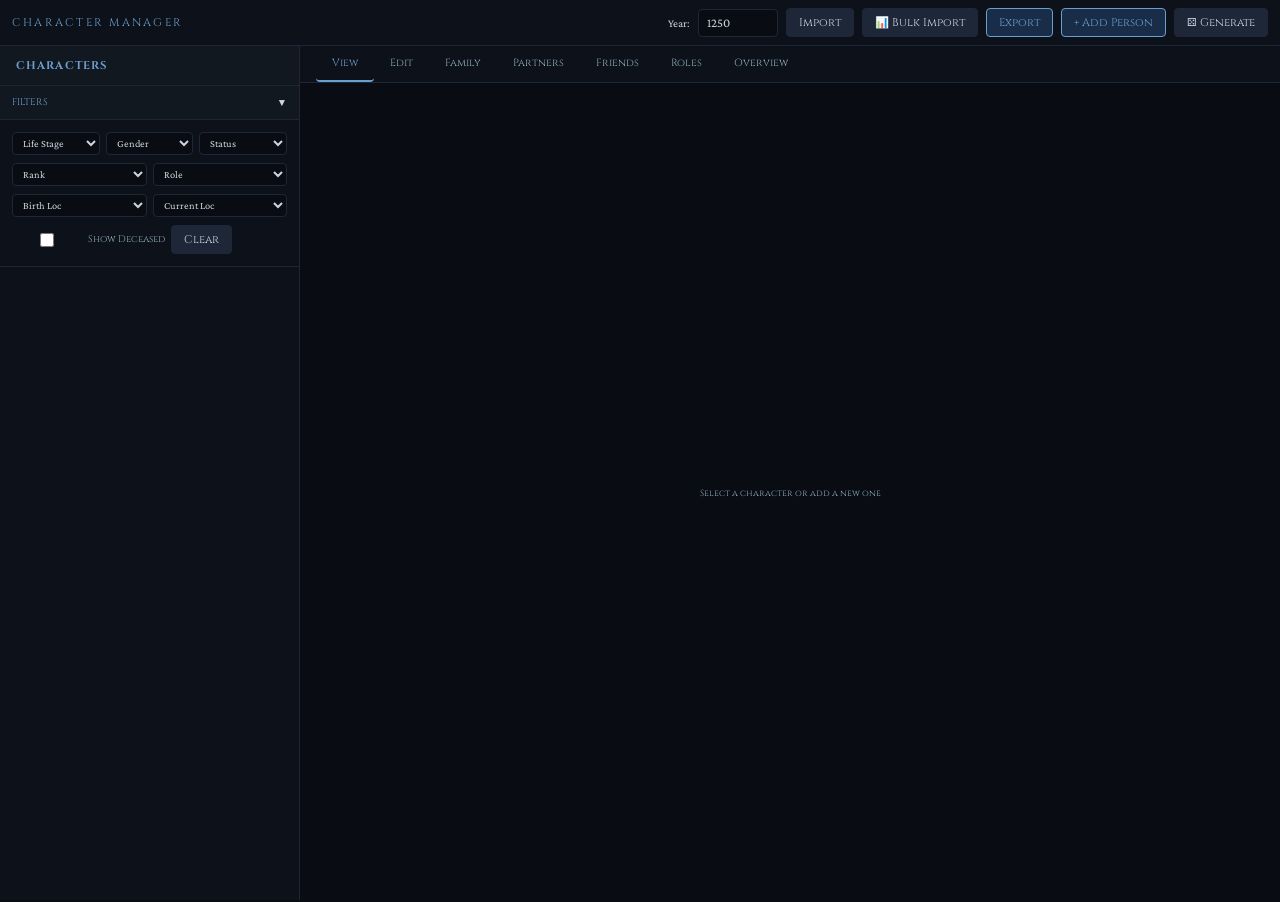
<file: character-manager.html>
<!DOCTYPE html>
<html lang="en">
<head>
  <meta charset="UTF-8">
  <meta name="viewport" content="width=device-width, initial-scale=1.0, user-scalable=yes">
  <title>Character Manager</title>
  <link rel="preconnect" href="https://fonts.googleapis.com">
  <link href="https://fonts.googleapis.com/css2?family=Cinzel:wght@400;600;700;900&family=Crimson+Pro:ital,wght@0,300;0,400;0,600;1,300;1,400&display=swap" rel="stylesheet">
  <link rel="stylesheet" href="stillwaters.css">
  <style>
    /* Mobile menu styles */
    .menu-overlay {
      display: none;
      position: fixed;
      top: 0;
      left: 0;
      right: 0;
      bottom: 0;
      background: rgba(0,0,0,0.8);
      z-index: 900;
    }
    .menu-overlay.active {
      display: block;
    }
    
    /* Fix sidebar list spacing - remove empty space */
    .char-list {
      display: flex;
      flex-direction: column;
      gap: 6px;
    }
    
    .char-item {
      padding: 8px 10px;
    }
    
    .char-name {
      font-size: 0.8rem;
      line-height: 1.3;
      margin-bottom: 2px;
    }
    
    .char-details {
      font-size: 0.55rem;
      gap: 6px;
    }
    
    /* Random name button */
    .random-name-btn {
      background: #1e2738;
      border: 1px solid var(--border2);
      border-radius: 4px;
      padding: 4px 8px;
      font-size: 0.6rem;
      cursor: pointer;
      margin-left: 8px;
      white-space: nowrap;
    }
    
    .random-name-btn:hover {
      border-color: var(--accent);
      color: var(--accent);
    }
    
    .name-input-wrapper {
      display: flex;
      gap: 6px;
      align-items: center;
    }
    
    .name-input-wrapper input {
      flex: 1;
    }
    
    @media (max-width: 768px) {
      .char-app .sidebar {
        position: fixed;
        top: 44px;
        left: -280px;
        width: 280px;
        height: calc(100vh - 44px);
        z-index: 1000;
        transition: left 0.3s ease;
        background: var(--bg2);
        border-right: 1px solid var(--border);
      }
      .char-app .sidebar.mobile-visible {
        left: 0;
      }
      .filter-toggle {
        display: block !important;
        background: none;
        border: none;
        color: var(--accent);
        font-size: 1.2rem;
        cursor: pointer;
        padding: 4px 8px;
      }
      .topbar {
        position: relative;
      }
    }
    @media (min-width: 769px) {
      .filter-toggle {
        display: none !important;
      }
    }
  </style>
</head>
<body>

<div class="topbar">
  <button id="menuToggle" class="filter-toggle" style="display:none;">☰</button>
  <div class="title">CHARACTER MANAGER</div>
  <div style="flex:1"></div>
  <div style="display:flex; align-items:center; gap:8px;">
    <span style="font-size:0.7rem;">Year:</span>
    <input type="number" id="currentYear" value="1250" style="width:80px;">
  </div>
  <button id="importCharsBtn" class="tb-btn">Import</button>
  <button id="bulkImportBtn" class="tb-btn">📊 Bulk Import</button>
  <button id="exportCharsBtn" class="tb-btn primary">Export</button>
  <button id="addPersonBtn" class="tb-btn primary">+ Add Person</button>
  <button id="generatePersonBtn" class="tb-btn">⚄ Generate</button>
</div>

<div class="char-app">
  <div class="sidebar" id="sidebar">
    <div class="sidebar-header">
      <h3>CHARACTERS</h3>
      <button id="filterToggleBtn" class="filter-toggle">▼ Filters</button>
    </div>
    <div class="filter-container" id="filterContainer">
      <div class="filter-header" id="filterHeader">
        <span>FILTERS</span>
        <span id="filterCollapseIcon">▼</span>
      </div>
      <div id="filterContent" class="filter-bar">
        <div class="filter-row-inline">
          <select id="filterLifeStage"><option value="">Life Stage</option><option value="child">Child</option><option value="youth">Youth</option><option value="adult">Adult</option><option value="elder">Elder</option></select>
          <select id="filterGender"><option value="">Gender</option><option value="male">♂</option><option value="female">♀</option><option value="unknown">⚥</option></select>
          <select id="filterRelation"><option value="">Status</option><option value="single">Single</option><option value="partnered">Partnered</option><option value="widowed">Widowed</option></select>
        </div>
        <div class="filter-row-inline">
          <select id="filterRank"><option value="">Rank</option></select>
          <select id="filterRole"><option value="">Role</option></select>
        </div>
        <div class="filter-row-inline">
          <select id="filterBirthLocation"><option value="">Birth Loc</option></select>
          <select id="filterCurrentLocation"><option value="">Current Loc</option></select>
        </div>
        <div class="filter-row-inline">
          <label><input type="checkbox" id="filterShowDeceased"> Show Deceased</label>
          <button id="clearFilters" class="clear-btn">Clear</button>
        </div>
      </div>
    </div>
    <div class="char-list" id="charList"></div>
  </div>
  
  <div class="main-panel">
    <div class="panel-tabs" id="panelTabs">
      <button class="tab-btn active" data-tab="view">View</button>
      <button class="tab-btn" data-tab="edit">Edit</button>
      <button class="tab-btn" data-tab="family">Family</button>
      <button class="tab-btn" data-tab="love">Partners</button>
      <button class="tab-btn" data-tab="friends">Friends</button>
      <button class="tab-btn" data-tab="roles">Roles</button>
      <button class="tab-btn" data-tab="overview">Overview</button>
    </div>
    <div class="panel-content" id="panelContent">
      <div class="empty-state">Select a character or add a new one</div>
    </div>
  </div>
</div>

<div id="menuOverlay" class="menu-overlay"></div>

<script>
  // ==================== UNIFIED DATA STRUCTURE ====================
  let masterData = {
    version: "2.0",
    lastUpdated: new Date().toISOString(),
    data: {
      characters: [],
      places: [],
      ranks: [],
      roles: [],
      locationTypes: [],
      governments: [],
      nameLists: {},
      currentYear: 1250
    }
  };
  
  let selectedCharId = null;
  let currentYear = 1250;
  
  // Name lists for random generation
  const maleNames = ['Kai', 'Mako', 'Tane', 'Rangi', 'Koa', 'Keanu', 'Ari', 'Leo', 'Nico', 'Ikaia', 'Sione', 'Tama', 'Vaea', 'Laki', 'Kaleo', 'Mana', 'Tuki', 'Hemi', 'Wiremu', 'Rawiri'];
  const femaleNames = ['Leilani', 'Moana', 'Nani', 'Tui', 'Hina', 'Lani', 'Malia', 'Rai', 'Tara', 'Vai', 'Manaia', 'Aroha', 'Eponi', 'Luna', 'Mira', 'Ana', 'Hera', 'Kiri', 'Rangi', 'Tia'];
  
  function generateId() { return 'char_' + Date.now() + '_' + Math.random().toString(36).substr(2, 8); }
  
  // ==================== LOAD/SAVE ====================
  function loadMasterData() {
    const stored = localStorage.getItem('stillwaters_master');
    if (stored) {
      try {
        const parsed = JSON.parse(stored);
        masterData = {
          version: parsed.version || "2.0",
          data: {
            characters: parsed.data?.characters || [],
            places: parsed.data?.places || [],
            ranks: parsed.data?.ranks || [],
            roles: parsed.data?.roles || [],
            locationTypes: parsed.data?.locationTypes || [],
            governments: parsed.data?.governments || [],
            nameLists: parsed.data?.nameLists || {},
            currentYear: parsed.data?.currentYear || 1250
          }
        };
      } catch(e) { console.error('Error loading master data', e); }
    }
    currentYear = masterData.data.currentYear;
    const yearInput = document.getElementById('currentYear');
    if (yearInput) yearInput.value = currentYear;
    updateFilterOptions();
  }
  
  function saveMasterData() {
    masterData.lastUpdated = new Date().toISOString();
    masterData.data.currentYear = currentYear;
    localStorage.setItem('stillwaters_master', JSON.stringify(masterData));
  }
  
  function calculateAge(birthYear, isDeceased, deathYear) {
    if (!birthYear) return 0;
    if (isDeceased && deathYear) return deathYear - birthYear;
    return currentYear - birthYear;
  }
  
  function getLifeStage(age) {
    if (age < 13) return 'child';
    if (age < 18) return 'youth';
    if (age < 60) return 'adult';
    return 'elder';
  }
  
  function getCurrentLocation(char) {
    if (char.moves?.length) {
      const currentMove = char.moves[char.moves.length - 1];
      const loc = masterData.data.places.find(p => p.id === currentMove.locationId);
      return loc?.displayName || 'Unknown';
    }
    const loc = masterData.data.places.find(p => p.id === char.birthplaceId);
    return loc?.displayName || 'Unknown';
  }
  
  function getRankDisplay(rankId, rankNumber) {
    const rank = masterData.data.ranks.find(r => r.id === rankId);
    if (!rank) return null;
    return { symbol: rank.symbol, name: rank.name, display: `${rank.symbol}${rankNumber || ''}` };
  }
  
  function getActiveRankDisplay(char) {
    if (!char.activeRankId) return null;
    return getRankDisplay(char.activeRankId, char.activeRankNumber);
  }
  
  // Get locations with variable keys, ordered by hierarchy
  function getOrderedLocations() {
    const places = masterData.data.places.filter(p => p.variableKey);
    const locationTypes = masterData.data.locationTypes;
    
    // Build hierarchy map
    const placeMap = new Map();
    places.forEach(p => placeMap.set(p.id, { ...p, children: [] }));
    
    // Build tree
    const roots = [];
    places.forEach(p => {
      if (p.parentId && placeMap.has(p.parentId)) {
        const parent = placeMap.get(p.parentId);
        parent.children.push(placeMap.get(p.id));
      } else if (!p.parentId) {
        roots.push(placeMap.get(p.id));
      }
    });
    
    // Flatten tree in order
    const ordered = [];
    function flatten(node, depth = 0) {
      ordered.push({ ...node, depth });
      node.children.sort((a, b) => a.displayName.localeCompare(b.displayName));
      node.children.forEach(child => flatten(child, depth + 1));
    }
    roots.sort((a, b) => a.displayName.localeCompare(b.displayName));
    roots.forEach(root => flatten(root));
    
    return ordered;
  }
  
  function updateFilterOptions() {
    const rankSelect = document.getElementById('filterRank');
    const roleSelect = document.getElementById('filterRole');
    const birthLocSelect = document.getElementById('filterBirthLocation');
    const currentLocSelect = document.getElementById('filterCurrentLocation');
    
    if (rankSelect) {
      rankSelect.innerHTML = '<option value="">All</option>' + masterData.data.ranks.map(r => `<option value="${r.id}">${r.symbol} ${r.name}</option>`).join('');
    }
    if (roleSelect) {
      const roles = [...new Set(masterData.data.characters.map(c => c.role).filter(Boolean))];
      roleSelect.innerHTML = '<option value="">All</option>' + roles.map(r => `<option value="${r}">${r}</option>`).join('');
    }
    
    // Get ordered locations for dropdowns
    const orderedLocations = getOrderedLocations();
    const locationOptions = orderedLocations.map(p => {
      const indent = '  '.repeat(p.depth);
      return `<option value="${p.id}">${indent}${escapeHtml(p.displayName)}</option>`;
    }).join('');
    
    if (birthLocSelect) {
      birthLocSelect.innerHTML = '<option value="">All</option>' + locationOptions;
    }
    if (currentLocSelect) {
      currentLocSelect.innerHTML = '<option value="">All</option>' + locationOptions;
    }
  }
  
  // ==================== RENDER CHARACTER LIST ====================
  function renderCharList() {
    const container = document.getElementById('charList');
    const lifeStage = document.getElementById('filterLifeStage')?.value || '';
    const gender = document.getElementById('filterGender')?.value || '';
    const relation = document.getElementById('filterRelation')?.value || '';
    const rankFilter = document.getElementById('filterRank')?.value || '';
    const roleFilter = document.getElementById('filterRole')?.value || '';
    const birthLocFilter = document.getElementById('filterBirthLocation')?.value || '';
    const currentLocFilter = document.getElementById('filterCurrentLocation')?.value || '';
    const showDeceased = document.getElementById('filterShowDeceased')?.checked || false;
    const characters = masterData.data.characters;
    
    let filtered = characters.filter(c => {
      const age = calculateAge(c.birthYear, c.isDeceased, c.deathYear);
      const stage = getLifeStage(age);
      if (lifeStage && stage !== lifeStage) return false;
      if (gender && c.gender !== gender) return false;
      if (!showDeceased && c.isDeceased) return false;
      
      const hasPartner = c.relationships?.some(r => r.status === 'ongoing');
      const isWidowed = c.relationships?.some(r => r.status === 'widowed');
      if (relation === 'single' && hasPartner) return false;
      if (relation === 'partnered' && !hasPartner) return false;
      if (relation === 'widowed' && !isWidowed) return false;
      
      if (rankFilter && c.activeRankId !== rankFilter) return false;
      if (roleFilter && c.role !== roleFilter) return false;
      if (birthLocFilter && c.birthplaceId !== birthLocFilter) return false;
      if (currentLocFilter) {
        const currentLoc = getCurrentLocation(c);
        const loc = masterData.data.places.find(p => p.id === currentLocFilter);
        if (currentLoc !== loc?.displayName) return false;
      }
      return true;
    });
    
    if (!filtered.length) { container.innerHTML = '<div class="empty-state">No characters found</div>'; return; }
    
    container.innerHTML = filtered.map(c => {
      const age = calculateAge(c.birthYear, c.isDeceased, c.deathYear);
      const rankDisplay = getActiveRankDisplay(c);
      const location = getCurrentLocation(c);
      return `
        <div class="char-item ${selectedCharId === c.id ? 'selected' : ''}" data-id="${c.id}">
          <div class="char-name">
            <span class="${c.isDeceased ? 'deceased' : ''}">${rankDisplay ? `${rankDisplay.display} ` : ''}${escapeHtml(c.name)} ${escapeHtml(c.surname || '')}</span>
          </div>
          <div class="char-details">
            <span>${c.gender === 'male' ? '♂' : c.gender === 'female' ? '♀' : '⚥'}</span>
            <span>${age} yrs</span>
            <span>${location}</span>
            ${c.isDeceased ? '<span>†</span>' : ''}
          </div>
        </div>
      `;
    }).join('');
    document.querySelectorAll('.char-item').forEach(el => el.addEventListener('click', () => selectCharacter(el.dataset.id)));
  }
  
  function selectCharacter(id) { 
    selectedCharId = id; 
    renderCharList(); 
    renderCurrentTab();
    if (window.innerWidth <= 768) {
      document.getElementById('sidebar').classList.remove('mobile-visible');
      document.getElementById('menuOverlay').classList.remove('active');
    }
  }
  
  function renderCurrentTab() {
    const activeTab = document.querySelector('.tab-btn.active')?.dataset.tab || 'view';
    if (activeTab === 'view') renderViewTab();
    else if (activeTab === 'edit') renderEditTab();
    else if (activeTab === 'family') renderFamilyTab();
    else if (activeTab === 'love') renderLoveTab();
    else if (activeTab === 'friends') renderFriendsTab();
    else if (activeTab === 'roles') renderRolesTab();
    else if (activeTab === 'overview') renderOverviewTab();
  }
  
  // ==================== VIEW TAB ====================
  function renderViewTab() {
    const c = masterData.data.characters.find(c => c.id === selectedCharId);
    if (!c) { document.getElementById('panelContent').innerHTML = '<div class="empty-state">Character not found</div>'; return; }
    const age = calculateAge(c.birthYear, c.isDeceased, c.deathYear);
    const rankDisplay = getActiveRankDisplay(c);
    const birthplace = masterData.data.places.find(l => l.id === c.birthplaceId);
    const currentLoc = getCurrentLocation(c);
    
    document.getElementById('panelContent').innerHTML = `
      <div class="view-section">
        <h2>${rankDisplay ? `${rankDisplay.display} ` : ''}${escapeHtml(c.name)} ${escapeHtml(c.surname || '')}</h2>
        <div class="warning-badge">🆔 ${c.id}</div>
        <div class="info-grid">
          <div class="info-label">Gender</div><div class="info-value">${c.gender || 'Unknown'}</div>
          <div class="info-label">Attraction</div><div class="info-value">${c.attraction || 'Unknown'}</div>
          <div class="info-label">Born</div><div class="info-value">Year ${c.birthYear || '?'}</div>
          <div class="info-label">Age</div><div class="info-value">${age} years</div>
          <div class="info-label">Status</div><div class="info-value">${c.isDeceased ? `Deceased (${c.deathYear})` : 'Living'}</div>
          ${c.deathCause ? `<div class="info-label">Cause of Death</div><div class="info-value">${escapeHtml(c.deathCause)}</div>` : ''}
          <div class="info-label">Rank</div><div class="info-value">${rankDisplay ? `${rankDisplay.symbol} ${rankDisplay.name}${c.activeRankNumber ? ` #${c.activeRankNumber}` : ''}` : 'None'}</div>
          <div class="info-label">Role</div><div class="info-value">${c.role || 'None'}</div>
          <div class="info-label">Birthplace</div><div class="info-value">${birthplace?.displayName || 'Unknown'}</div>
          <div class="info-label">Current Location</div><div class="info-value">${currentLoc}</div>
          <div class="info-label">Household</div><div class="info-value">${c.household || 'None'}</div>
        </div>
        ${c.notes ? `<div class="collapsible-section"><div class="section-header">Notes <span class="arrow">▶</span></div><div class="section-content"><div>${escapeHtml(c.notes)}</div></div></div>` : ''}
      </div>`;
    
    document.querySelectorAll('.collapsible-section .section-header').forEach(h => {
      const content = h.nextElementSibling;
      const arrow = h.querySelector('.arrow');
      h.addEventListener('click', () => { content.classList.toggle('expanded'); arrow?.classList.toggle('expanded'); });
    });
  }
  
  // ==================== EDIT TAB with Random Name Button ====================
  function renderEditTab() {
    const c = masterData.data.characters.find(c => c.id === selectedCharId);
    if (!c) { document.getElementById('panelContent').innerHTML = '<div class="empty-state">Character not found</div>'; return; }
    
    const places = masterData.data.places;
    const ranks = masterData.data.ranks;
    const wasDeceased = c.isDeceased;
    
    // Get ordered locations for dropdown
    const orderedLocations = getOrderedLocations();
    const locationOptions = orderedLocations.map(p => {
      const indent = '  '.repeat(p.depth);
      return `<option value="${p.id}" ${c.birthplaceId === p.id ? 'selected' : ''}>${indent}${escapeHtml(p.displayName)}</option>`;
    }).join('');
    
    document.getElementById('panelContent').innerHTML = `
      <div class="edit-tab">
        <form id="editForm">
          <div class="collapsible-section"><div class="section-header">Identity <span class="arrow">▶</span></div><div class="section-content">
            <div class="form-row">
              <div class="form-group">
                <label>First Name</label>
                <div class="name-input-wrapper">
                  <input id="firstName" value="${escapeHtml(c.name)}">
                  <button type="button" id="randomFirstNameBtn" class="random-name-btn" title="Random name">🎲</button>
                </div>
              </div>
              <div class="form-group">
                <label>Surname</label>
                <div class="name-input-wrapper">
                  <input id="surname" value="${escapeHtml(c.surname || '')}">
                  <button type="button" id="randomSurnameBtn" class="random-name-btn" title="Random surname">🎲</button>
                </div>
              </div>
            </div>
            <div class="form-row"><div
</file>
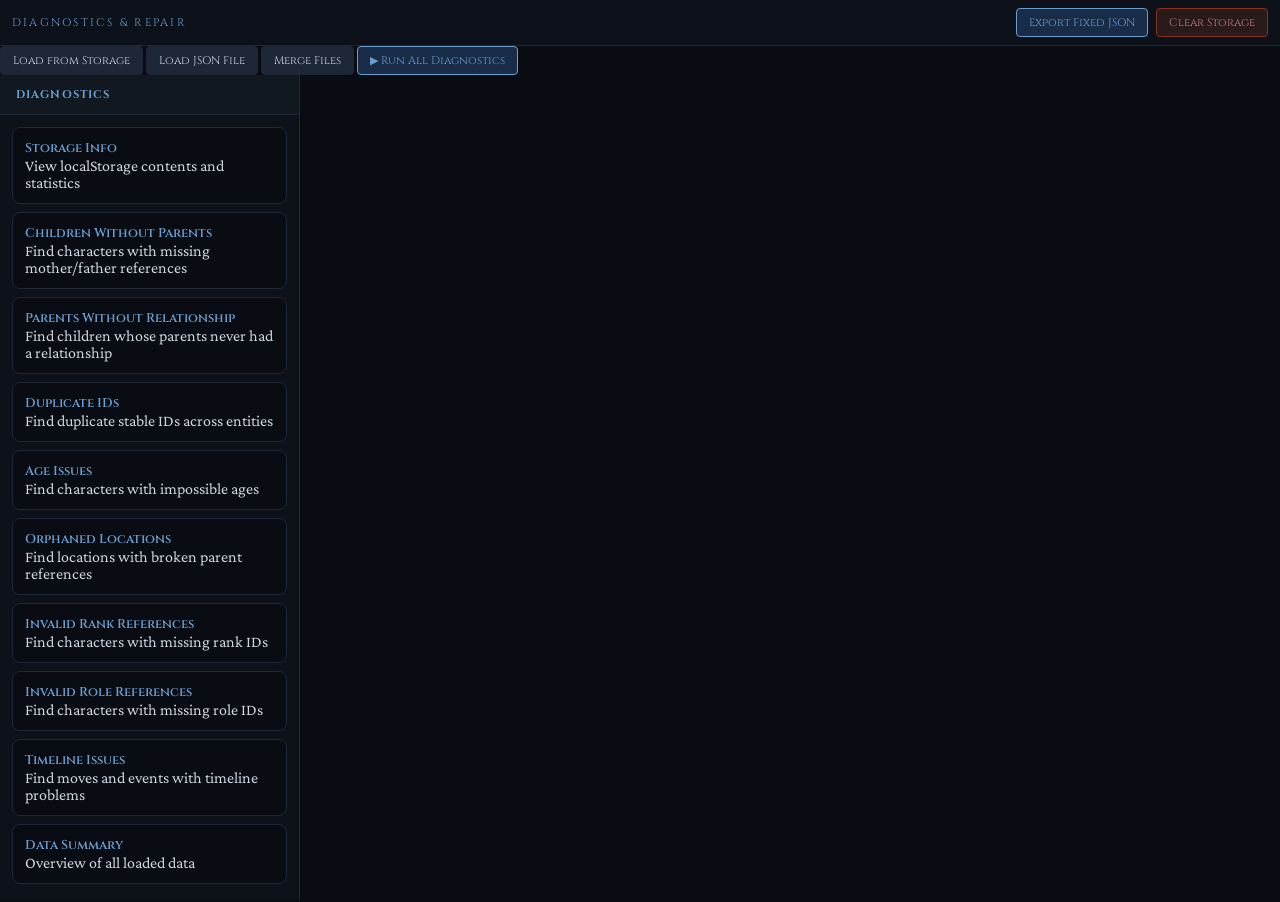
<file: inconsistencies.html>
<!DOCTYPE html>
<html lang="en">
<head>
  <meta charset="UTF-8">
  <meta name="viewport" content="width=device-width, initial-scale=1.0, user-scalable=yes">
  <title>Diagnostics & Repair</title>
  <link rel="preconnect" href="https://fonts.googleapis.com">
  <link href="https://fonts.googleapis.com/css2?family=Cinzel:wght@400;600;700;900&family=Crimson+Pro:ital,wght@0,300;0,400;0,600;1,300;1,400&display=swap" rel="stylesheet">
  <link rel="stylesheet" href="stillwaters.css">
</head>
<body>

<div class="topbar">
  <div class="title">DIAGNOSTICS & REPAIR</div>
  <div style="flex:1"></div>
  <button id="exportFixedBtn" class="tb-btn primary">Export Fixed JSON</button>
  <button id="clearStorageBtn" class="tb-btn danger">Clear Storage</button>
</div>

<div class="diagnostics-app">
  <div class="toolbar">
    <div class="btn-group">
      <button id="loadStorageBtn" class="btn">Load from Storage</button>
      <button id="loadFileBtn" class="btn">Load JSON File</button>
      <button id="mergeBtn" class="btn">Merge Files</button>
      <button id="runAllBtn" class="btn primary">▶ Run All Diagnostics</button>
    </div>
  </div>
  
  <div class="main-content">
    <div class="sidebar">
      <div class="sidebar-header">
        <h3>DIAGNOSTICS</h3>
      </div>
      <div class="diagnostic-list" id="diagnosticList"></div>
    </div>
    
    <div class="panel">
      <div class="panel-header">
        <h2 id="panelTitle">Select a diagnostic to run</h2>
      </div>
      <div class="panel-content" id="panelContent">
        <div class="empty-state">
          Select a diagnostic from the left sidebar to analyze your data<br>
          <small>Load data from storage or upload a JSON file to begin</small>
        </div>
      </div>
    </div>
  </div>
</div>

<script>
  // Data storage
  let currentData = null;
  let currentDataType = null; // 'characters', 'ranks', 'roles', 'locations', 'names', 'master'
  let mergeData1 = null;
  let mergeData2 = null;
  
  // Diagnostic definitions
  const diagnostics = [
    { id: 'storageInfo', name: 'Storage Info', desc: 'View localStorage contents and statistics' },
    { id: 'orphans', name: 'Children Without Parents', desc: 'Find characters with missing mother/father references' },
    { id: 'parentNoRelation', name: 'Parents Without Relationship', desc: 'Find children whose parents never had a relationship' },
    { id: 'duplicateIds', name: 'Duplicate IDs', desc: 'Find duplicate stable IDs across entities' },
    { id: 'ageIssues', name: 'Age Issues', desc: 'Find characters with impossible ages' },
    { id: 'orphanedLocations', name: 'Orphaned Locations', desc: 'Find locations with broken parent references' },
    { id: 'invalidRanks', name: 'Invalid Rank References', desc: 'Find characters with missing rank IDs' },
    { id: 'invalidRoles', name: 'Invalid Role References', desc: 'Find characters with missing role IDs' },
    { id: 'timelineIssues', name: 'Timeline Issues', desc: 'Find moves and events with timeline problems' },
    { id: 'dataSummary', name: 'Data Summary', desc: 'Overview of all loaded data' }
  ];
  
  let currentIssues = [];
  
  function renderDiagnosticList() {
    const container = document.getElementById('diagnosticList');
    container.innerHTML = diagnostics.map(d => `
      <div class="diagnostic-item" data-id="${d.id}">
        <div class="diagnostic-name">${d.name}</div>
        <div class="diagnostic-status">${d.desc}</div>
      </div>
    `).join('');
    
    document.querySelectorAll('.diagnostic-item').forEach(item => {
      item.addEventListener('click', () => {
        document.querySelectorAll('.diagnostic-item').forEach(i => i.classList.remove('active'));
        item.classList.add('active');
        runDiagnostic(item.dataset.id);
      });
    });
  }
  
  async function runDiagnostic(diagnosticId) {
    if (!currentData) {
      showEmptyState('No data loaded. Please load data from storage or upload a JSON file.');
      return;
    }
    
    document.getElementById('panelTitle').textContent = diagnostics.find(d => d.id === diagnosticId)?.name || 'Results';
    
    switch(diagnosticId) {
      case 'storageInfo':
        await showStorageInfo();
        break;
      case 'orphans':
        await findOrphans();
        break;
      case 'parentNoRelation':
        await findParentsWithoutRelationship();
        break;
      case 'duplicateIds':
        await findDuplicateIds();
        break;
      case 'ageIssues':
        await findAgeIssues();
        break;
      case 'orphanedLocations':
        await findOrphanedLocations();
        break;
      case 'invalidRanks':
        await findInvalidRanks();
        break;
      case 'invalidRoles':
        await findInvalidRoles();
        break;
      case 'timelineIssues':
        await findTimelineIssues();
        break;
      case 'dataSummary':
        await showDataSummary();
        break;
    }
  }
  
  function showEmptyState(message) {
    document.getElementById('panelContent').innerHTML = `<div class="empty-state">${message}</div>`;
  }
  
  function showResults(title, issues, fixFunction = null) {
    if (!issues || issues.length === 0) {
      document.getElementById('panelContent').innerHTML = `
        <div class="result-section">
          <div class="result-header">✅ No Issues Found</div>
          <div class="result-body">All checks passed!</div>
        </div>
      `;
      return;
    }
    
    const fixButton = fixFunction ? `<button id="fixIssuesBtn" class="btn warning">Fix Issues</button>` : '';
    
    document.getElementById('panelContent').innerHTML = `
      <div class="result-section">
        <div class="result-header">
          <span>⚠️ ${title} (${issues.length} issues found)</span>
          ${fixButton}
        </div>
        <div class="result-body">
          ${issues.map((issue, idx) => `
            <div class="issue-item">
              <div class="title">#${idx + 1} ${issue.title || 'Issue'}</div>
              <div class="details">${issue.details || ''}</div>
              ${issue.data ? `<pre style="font-size:0.65rem; margin-top:8px;">${JSON.stringify(issue.data, null, 2)}</pre>` : ''}
            </div>
          `).join('')}
        </div>
      </div>
    `;
    
    if (fixFunction) {
      document.getElementById('fixIssuesBtn')?.addEventListener('click', () => fixFunction(issues));
    }
  }
  
  // ==================== DIAGNOSTIC FUNCTIONS ====================
  
  async function showStorageInfo() {
    const storageKeys = [];
    for (let i = 0; i < localStorage.length; i++) {
      const key = localStorage.key(i);
      const value = localStorage.getItem(key);
      storageKeys.push({
        key: key,
        size: (value?.length || 0) + ' bytes',
        preview: value?.substring(0, 100) + (value?.length > 100 ? '...' : '')
      });
    }
    
    document.getElementById('panelContent').innerHTML = `
      <div class="result-section">
        <div class="result-header">LocalStorage Contents</div>
        <div class="result-body">
          <div class="stats-grid">
            <div class="stat-card"><div class="stat-value">${storageKeys.length}</div><div class="stat-label">Total Keys</div></div>
            <div class="stat-card"><div class="stat-value">${currentData ? Object.keys(currentData).length : 0}</div><div class="stat-label">Loaded Data Keys</div></div>
          </div>
          ${storageKeys.map(k => `
            <div class="issue-item">
              <div class="title">${k.key}</div>
              <div class="details">Size: ${k.size}</div>
              <pre style="font-size:0.65rem; margin-top:8px;">${escapeHtml(k.preview)}</pre>
            </div>
          `).join('')}
        </div>
      </div>
    `;
  }
  
  async function findOrphans() {
    const characters = extractCharacters(currentData);
    if (!characters.length) {
      showResults('Orphan Check', [], null);
      return;
    }
    
    const orphans = characters.filter(c => {
      const hasMother = c.motherId && characters.find(m => m.id === c.motherId);
      const hasFather = c.fatherId && characters.find(f => f.id === c.fatherId);
      return (!hasMother && c.motherId) || (!hasFather && c.fatherId);
    });
    
    const issues = orphans.map(c => ({
      title: `${c.name} ${c.surname || ''}`,
      details: `Missing: ${!c.motherId ? '' : 'Mother reference broken'} ${!c.fatherId ? '' : 'Father reference broken'}`,
      data: { id: c.id, motherId: c.motherId, fatherId: c.fatherId }
    }));
    
    showResults('Children Without Parents', issues, (issuesList) => {
      issuesList.forEach(issue => {
        const char = characters.find(c => c.id === issue.data.id);
        if (char) {
          if (char.motherId && !characters.find(m => m.id === char.motherId)) char.motherId = null;
          if (char.fatherId && !characters.find(f => f.id === char.fatherId)) char.fatherId = null;
        }
      });
      updateDataInSource(characters);
      showToast('Fixed orphaned references');
      runDiagnostic('orphans');
    });
  }
  
  async function findParentsWithoutRelationship() {
    const characters = extractCharacters(currentData);
    if (!characters.length) {
      showResults('Parent Relationship Check', [], null);
      return;
    }
    
    const issues = [];
    characters.forEach(child => {
      const mother = child.motherId ? characters.find(m => m.id === child.motherId) : null;
      const father = child.fatherId ? characters.find(f => f.id === child.fatherId) : null;
      
      if (mother && father) {
        const motherHasRelation = mother.relationships?.some(r => r.partnerId === father.id);
        const fatherHasRelation = father.relationships?.some(r => r.partnerId === mother.id);
        
        if (!motherHasRelation && !fatherHasRelation) {
          issues.push({
            title: `${child.name} ${child.surname || ''}`,
            details: `Parents ${mother.name} and ${father.name} have no recorded relationship`,
            data: { childId: child.id, motherId: mother.id, fatherId: father.id }
          });
        }
      }
    });
    
    showResults('Parents Without Relationship', issues, (issuesList) => {
      issuesList.forEach(issue => {
        const mother = characters.find(m => m.id === issue.data.motherId);
        const father = characters.find(f => f.id === issue.data.fatherId);
        if (mother && father) {
          if (!mother.relationships) mother.relationships = [];
          if (!father.relationships) father.relationships = [];
          
          const relId = 'rel_' + Date.now() + '_' + Math.random().toString(36).substr(2, 8);
          const relationship = {
            id: relId,
            partnerId: father.id,
            type: 'Serious',
            status: 'ongoing',
            startYear: Math.min(child.birthYear - 20, 1200),
            notes: 'Auto-generated relationship from diagnostics'
          };
          mother.relationships.push(relationship);
          
          const relId2 = 'rel_' + Date.now() + '_' + Math.random().toString(36).substr(2, 8);
          const relationship2 = {
            id: relId2,
            partnerId: mother.id,
            type: 'Serious',
            status: 'ongoing',
            startYear: Math.min(child.birthYear - 20, 1200),
            notes: 'Auto-generated relationship from diagnostics'
          };
          father.relationships.push(relationship2);
        }
      });
      updateDataInSource(characters);
      showToast('Added missing parent relationships');
      runDiagnostic('parentNoRelation');
    });
  }
  
  async function findDuplicateIds() {
    const allIds = [];
    const collectIds = (obj, prefix = '') => {
      if (obj && typeof obj === 'object') {
        if (obj.id) allIds.push({ id: obj.id, source: prefix + (obj.name || obj.displayName || 'unknown') });
        Object.values(obj).forEach(v => collectIds(v, prefix + ' > '));
      }
    };
    collectIds(currentData);
    
    const duplicates = allIds.reduce((acc, item) => {
      acc[item.id] = acc[item.id] || [];
      acc[item.id].push(item);
      return acc;
    }, {});
    
    const issues = Object.entries(duplicates)
      .filter(([id, items]) => items.length > 1)
      .map(([id, items]) => ({
        title: `Duplicate ID: ${id}`,
        details: `Found in ${items.length} locations: ${items.map(i => i.source).join(', ')}`,
        data: items
      }));
    
    showResults('Duplicate IDs', issues);
  }
  
  async function findAgeIssues() {
    const characters = extractCharacters(currentData);
    if (!characters.length) {
      showResults('Age Issues', [], null);
      return;
    }
    
    const issues = [];
    characters.forEach(c => {
      const age = c.isDeceased && c.deathYear ? c.deathYear - c.birthYear : currentYear - c.birthYear;
      if (c.birthYear && (c.birthYear < 0 || c.birthYear > currentYear + 10)) {
        issues.push({ title: `${c.name}`, details: `Impossible birth year: ${c.birthYear}` });
      }
      if (c.isDeceased && c.deathYear && c.deathYear < c.birthYear) {
        issues.push({ title: `${c.name}`, details: `Death year (${c.deathYear}) before birth year (${c.birthYear})` });
      }
      if (age > 120) {
        issues.push({ title: `${c.name}`, details: `Unusually old: ${age} years` });
      }
      if (c.motherId && c.fatherId) {
        const mother = characters.find(m => m.id === c.motherId);
        const father = characters.find(f => f.id === c.fatherId);
        if (mother && c.birthYear - mother.birthYear < 12) {
          issues.push({ title: `${c.name}`, details: `Mother was ${c.birthYear - mother.birthYear} at birth (too young)` });
        }
        if (father && c.birthYear - father.birthYear < 12) {
          issues.push({ title: `${c.name}`, details: `Father was ${c.birthYear - father.birthYear} at birth (too young)` });
        }
      }
    });
    
    showResults('Age Issues', issues);
  }
  
  async function findOrphanedLocations() {
    const places = extractPlaces(currentData);
    if (!places.length) {
      showResults('Orphaned Locations', [], null);
      return;
    }
    
    const orphaned = places.filter(p => p.parentId && !places.find(parent => parent.id === p.parentId));
    
    const issues = orphaned.map(p => ({
      title: p.displayName || p.name,
      details: `Parent reference missing: ${p.parentId}`,
      data: p
    }));
    
    showResults('Orphaned Locations', issues, (issuesList) => {
      issuesList.forEach(issue => {
        const place = places.find(p => p.id === issue.data.id);
        if (place) place.parentId = null;
      });
      updateDataInSource(places);
      showToast('Fixed orphaned locations');
      runDiagnostic('orphanedLocations');
    });
  }
  
  async function findInvalidRanks() {
    const characters = extractCharacters(currentData);
    const ranks = extractRanks(currentData);
    if (!characters.length) {
      showResults('Invalid Ranks', [], null);
      return;
    }
    
    const issues = [];
    characters.forEach(c => {
      if (c.rankAssignments) {
        c.rankAssignments.forEach(ra => {
          if (ra.rankId && !ranks.find(r => r.id === ra.rankId)) {
            issues.push({
              title: c.name,
              details: `Invalid rank reference: ${ra.rankId}`,
              data: { characterId: c.id, rankId: ra.rankId }
            });
          }
        });
      }
    });
    
    showResults('Invalid Rank References', issues, (issuesList) => {
      issuesList.forEach(issue => {
        const char = characters.find(c => c.id === issue.data.characterId);
        if (char && char.rankAssignments) {
          char.rankAssignments = char.rankAssignments.filter(ra => ra.rankId !== issue.data.rankId);
        }
      });
      updateDataInSource(characters);
      showToast('Removed invalid rank references');
      runDiagnostic('invalidRanks');
    });
  }
  
  async function findInvalidRoles() {
    const characters = extractCharacters(currentData);
    const roles = extractRoles(currentData);
    if (!characters.length) {
      showResults('Invalid Roles', [], null);
      return;
    }
    
    const issues = [];
    characters.forEach(c => {
      if (c.currentRole && c.currentRole.id && !roles.find(r => r.id === c.currentRole.id)) {
        issues.push({
          title: c.name,
          details: `Invalid role reference: ${c.currentRole.id}`,
          data: { characterId: c.id, roleId: c.currentRole.id }
        });
      }
    });
    
    showResults('Invalid Role References', issues, (issuesList) => {
      issuesList.forEach(issue => {
        const char = characters.find(c => c.id === issue.data.characterId);
        if (char) char.currentRole = null;
      });
      updateDataInSource(characters);
      showToast('Removed invalid role references');
      runDiagnostic('invalidRoles');
    });
  }
  
  async function findTimelineIssues() {
    const characters = extractCharacters(currentData);
    const issues = [];
    
    characters.forEach(c => {
      if (c.moves && c.moves.length > 1) {
        for (let i = 1; i < c.moves.length; i++) {
          if (c.moves[i].year < c.moves[i-1].year) {
            issues.push({
              title: c.name,
              details: `Move timeline issue: ${c.moves[i-1].year} → ${c.moves[i].year} (move out of order)`,
              data: c.moves
            });
            break;
          }
        }
      }
      if (c.relationships) {
        c.relationships.forEach(rel => {
          if (rel.endYear && rel.startYear && rel.endYear < rel.startYear) {
            issues.push({
              title: c.name,
              details: `Relationship timeline issue: started ${rel.startYear}, ended ${rel.endYear}`,
              data: rel
            });
          }
        });
      }
    });
    
    showResults('Timeline Issues', issues, (issuesList) => {
      issuesList.forEach(issue => {
        if (issue.data && Array.isArray(issue.data)) {
          issue.data.sort((a, b) => a.year - b.year);
        }
      });
      updateDataInSource(characters);
      showToast('Sorted move timelines');
      runDiagnostic('timelineIssues');
    });
  }
  
  async function showDataSummary() {
    const stats = {
      characters: extractCharacters(currentData).length,
      ranks: extractRanks(currentData).length,
      roles: extractRoles(currentData).length,
      places: extractPlaces(currentData).length,
      locationTypes: extractLocationTypes(currentData).length,
      governments: extractGovernments(currentData).length,
      nameLists: Object.keys(extractNameLists(currentData)).length
    };
    
    document.getElementById('panelContent').innerHTML = `
      <div class="result-section">
        <div class="result-header">Data Summary</div>
        <div class="result-body">
          <div class="stats-grid">
            <div class="stat-card"><div class="stat-value">${stats.characters}</div><div class="stat-label">Characters</div></div>
            <div class="stat-card"><div class="stat-value">${stats.ranks}</div><div class="stat-label">Ranks</div></div>
            <div class="stat-card"><div class="stat-value">${stats.roles}</div><div class="stat-label">Roles</div></div>
            <div class="stat-card"><div class="stat-value">${stats.places}</div><div class="stat-label">Places</div></div>
            <div class="stat-card"><div class="stat-value">${stats.locationTypes}</div><div class="stat-label">Location Types</div></div>
            <div class="stat-card"><div class="stat-value">${stats.governments}</div><div class="stat-label">Governments</div></div>
            <div class="stat-card"><div class="stat-value">${stats.nameLists}</div><div class="stat-label">Name Lists</div></div>
          </div>
          <div class="code-block">${JSON.stringify(currentData, null, 2)}</div>
        </div>
      </div>
    `;
  }
  
  // ==================== HELPER FUNCTIONS ====================
  
  function extractCharacters(data) {
    if (data.characters) return data.characters;
    if (data.data?.characters) return data.data.characters;
    if (Array.isArray(data) && data[0]?.name && data[0]?.gender !== undefined) return data;
    return [];
  }
  
  function extractRanks(data) {
    if (data.ranks) return data.ranks;
    if (data.data?.ranks) return data.data.ranks;
    if (Array.isArray(data) && data[0]?.priority !== undefined) return data;
    return [];
  }
  
  function extractRoles(data) {
    if (data.roles) return data.roles;
    if (data.data?.roles) return data.data.roles;
    if (Array.isArray(data) && data[0]?.specializations !== undefined) return data;
    return [];
  }
  
  function extractPlaces(data) {
    if (data.places) return data.places;
    if (data.data?.places) return data.data.places;
    return [];
  }
  
  function extractLocationTypes(data) {
    if (data.locationTypes) return data.locationTypes;
    if (data.data?.locationTypes) return data.data.locationTypes;
    return [];
  }
  
  function extractGovernments(data) {
    if (data.governments) return data.governments;
    if (data.data?.governments) return data.data.governments;
    return [];
  }
  
  function extractNameLists(data) {
    if (data.nameLists) return data.nameLists;
    if (data.data?.nameLists) return data.data.nameLists;
    return {};
  }
  
  function updateDataInSource(updatedData) {
    if (currentData.characters) currentData.characters = updatedData;
    else if (currentData.data?.characters) currentData.data.characters = updatedData;
    else if (Array.isArray(currentData) && updatedData[0]?.name) currentData = updatedData;
  }
  
  let currentYear = 1250;
  
  // ==================== LOAD FUNCTIONS ====================
  
  function loadFromStorage() {
    const stored = localStorage.getItem('stillwaters_master');
    if (stored) {
      try {
        currentData = JSON.parse(stored);
        currentDataType = 'master';
        showToast('Loaded data from localStorage');
        runDiagnostic('dataSummary');
      } catch(e) { showToast('Error loading from storage'); }
    } else {
      showToast('No data found in localStorage');
    }
  }
  
  function loadFromFile() {
    const input = document.createElement('input');
    input.type = 'file';
    input.accept = 'application/json';
    input.onchange = (e) => {
      const file = e.target.files[0];
      const reader = new FileReader();
      reader.onload = (ev) => {
        try {
          currentData = JSON.parse(ev.target.result);
          currentDataType = 'file';
          showToast(`Loaded file: ${file.name}`);
          runDiagnostic('dataSummary');
        } catch(err) { alert('Invalid JSON: ' + err.message); }
      };
      reader.readAsText(file);
    };
    input.click();
  }
  
  function mergeFiles() {
    const modal = document.createElement('div');
    modal.className = 'modal active';
    modal.innerHTML = `
      <div class="modal-content" style="max-width:600px;">
        <h3>Merge JSON Files</h3>
        <div class="merge-section">
          <div class="file-input-area" id="file1Area">
            Select First JSON File
            <input type="file" accept="application/json" id="file1Input" style="display:none;">
          </div>
          <div id="file1Preview" class="code-block" style="max-height:150px; display:none;"></div>
        </div>
        <div class="merge-section">
          <div class="file-input-area" id="file2Area">
            Select Second JSON File
            <input type="file" accept="application/json" id="file2Input" style="display:none;">
          </div>
          <div id="file2Preview" class="code-block" style="max-height:150px; display:none;"></div>
        </div>
        <div class="action-buttons">
          <button id="performMergeBtn" class="btn primary" disabled>Merge & Export</button>
          <button id="closeMergeBtn" class="btn">Cancel</button>
        </div>
      </div>
    `;
    document.body.appendChild(modal);
    
    let data1 = null, data2 = null;
    
    function setupFileInput(areaId, inputId, previewId, setData) {
      const area = modal.querySelector(areaId);
      const input = modal.querySelector(inputId);
      area.addEventListener('click', () => input.click());
      input.addEventListener('change', (e) => {
        const file = e.target.files[0];
        const reader = new FileReader();
        reader.onload = (ev) => {
          try {
            const data = JSON.parse(ev.target.result);
            setData(data);
            const preview = modal.querySelector(previewId);
            preview.style.display = 'block';
            preview.innerHTML = `<strong>${file.name}</strong><br>${JSON.stringify(data, null, 2).substring(0, 500)}${JSON.stringify(data, null, 2).length > 500 ? '...' : ''}`;
            if (data1 && data2) modal.querySelector('#performMergeBtn').disabled = false;
          } catch(err) { alert('Invalid JSON'); }
        };
        reader.readAsText(file);
      });
    }
    
    setupFileInput('#file1Area', '#file1Input', '#file1Preview', (d) => data1 = d);
    setupFileInput('#file2Area', '#file2Input', '#file2Preview', (d) => data2 = d);
    
    modal.querySelector('#performMergeBtn').addEventListener('click', () => {
      const merged = deepMerge(data1, data2);
      currentData = merged;
      currentDataType = 'merged';
      showToast('Files merged successfully');
      modal.remove();
      runDiagnostic('dataSummary');
    });
    
    modal.querySelector('#closeMergeBtn').addEventListener('click', () => modal.remove());
    modal.addEventListener('click', (e) => { if(e.target === modal) modal.remove(); });
  }
  
  function deepMerge(target, source) {
    const result = { ...target };
    for (const key in source) {
      if (source[key] && typeof source[key] === 'object' && !Array.isArray(source[key])) {
        result[key] = deepMerge(result[key] || {}, source[key]);
      } else if (Array.isArray(source[key])) {
        result[key] = [...(result[key] || []), ...source[key]];
      } else {
        result[key] = source[key];
      }
    }
    return result;
  }
  
  function exportFixed() {
    if (!currentData) {
      showToast('No data to export');
      return;
    }
    const dataStr = JSON.stringify(currentData, null, 2);
    const blob = new Blob([dataStr], { type: 'application/json' });
    const a = document.createElement('a');
    a.href = URL.createObjectURL(blob);
    a.download = `stillwaters_fixed_${new Date().toISOString().slice(0,19).replace(/:/g, '-')}.json`;
    a.click();
    URL.revokeObjectURL(a.href);
    showToast('Fixed data exported');
  }
  
  function clearStorage() {
    if (confirm('⚠️ WARNING: This will clear ALL localStorage data. This cannot be undone. Continue?')) {
      localStorage.clear();
      showToast('LocalStorage cleared');
      currentData = null;
      runDiagnostic('storageInfo');
    }
  }
  
  function runAllDiagnostics() {
    if (!currentData) {
      showToast('Please load data first');
      return;
    }
    const results = [];
    const runSequential = async (index) => {
      if (index >= diagnostics.length) {
        showToast(`Completed all diagnostics. Found ${results.length} total issues.`);
        return;
      }
      const diag = diagnostics[index];
      // Simulate running diagnostic and collecting results
      results.push({ name: diag.name });
      await runDiagnostic(diag.id);
      setTimeout(() => runSequential(index + 1), 500);
    };
    runSequential(0);
  }
  
  function showToast(msg) {
    let container = document.getElementById('toast-container');
    if (!container) {
      container = document.createElement('div');
      container.id = 'toast-container';
      document.body.appendChild(container);
    }
    const toast = document.createElement('div');
    toast.className = 'toast';
    toast.innerText = msg;
    container.appendChild(toast);
    setTimeout(() => toast.remove(), 2500);
  }
  
  function escapeHtml(str) {
    if (!str) return '';
    return String(str).replace(/[&<>]/g, m => m === '&' ? '&amp;' : m === '<' ? '&lt;' : m === '>' ? '&gt;' : m);
  }
  
  // ==================== INIT ====================
  function init() {
    renderDiagnosticList();
    
    document.getElementById('loadStorageBtn').addEventListener('click', loadFromStorage);
    document.getElementById('loadFileBtn').addEventListener('click', loadFromFile);
    document.getElementById('mergeBtn').addEventListener('click', mergeFiles);
    document.getElementById('runAllBtn').addEventListener('click', runAllDiagnostics);
    document.getElementById('exportFixedBtn').addEventListener('click', exportFixed);
    document.getElementById('clearStorageBtn').addEventListener('click', clearStorage);
  }
  
  init();
</script>
</body>
</html>
</file>
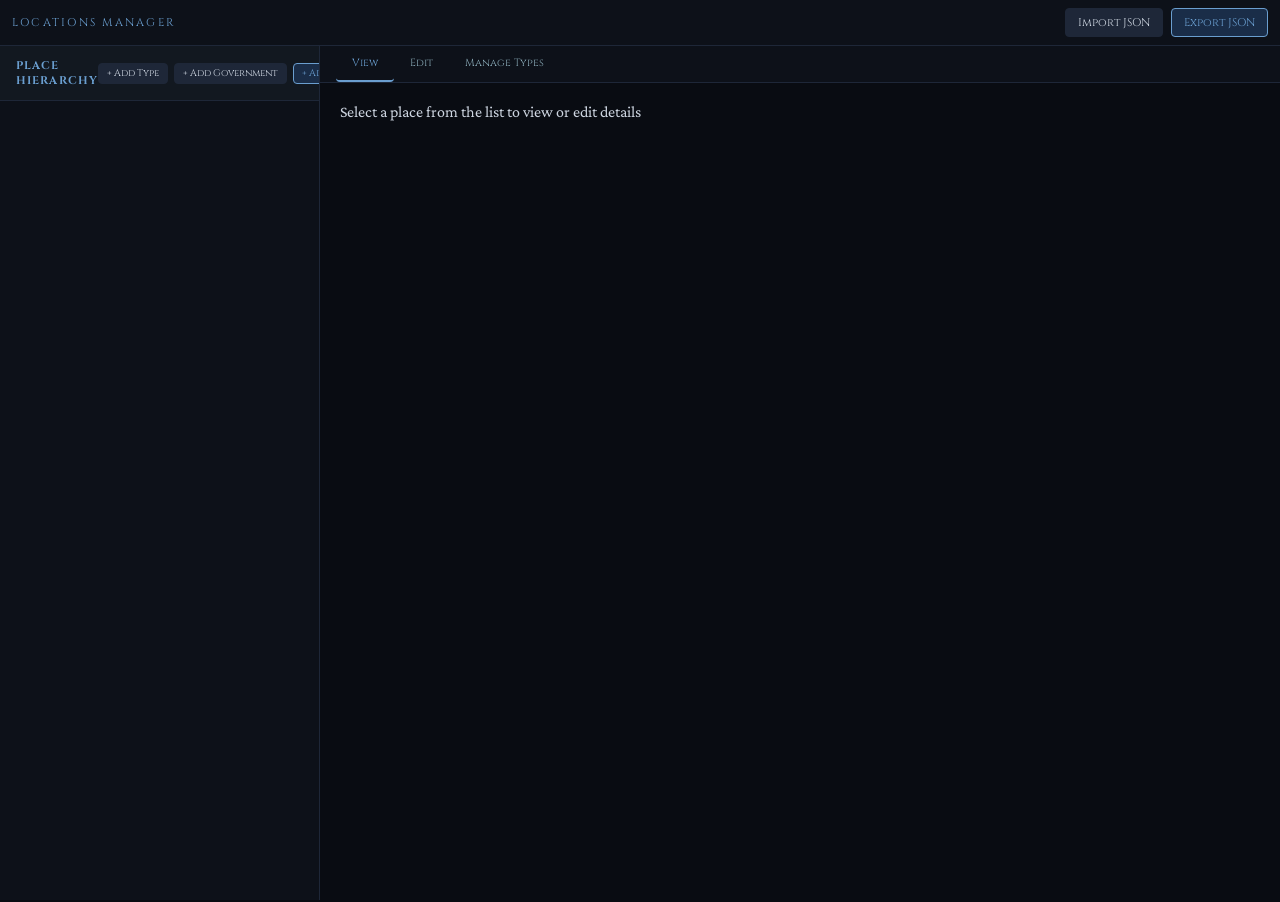
<file: Locations.html>
<!DOCTYPE html>
<html lang="en">
<head>
  <meta charset="UTF-8">
  <meta name="viewport" content="width=device-width, initial-scale=1.0, user-scalable=yes">
  <title>Locations Manager</title>
  <link rel="preconnect" href="https://fonts.googleapis.com">
  <link href="https://fonts.googleapis.com/css2?family=Cinzel:wght@400;600;700;900&family=Crimson+Pro:ital,wght@0,300;0,400;0,600;1,300;1,400&display=swap" rel="stylesheet">
  <link rel="stylesheet" href="stillwaters.css">

</head>
<body>

<div class="topbar">
  <div class="title">LOCATIONS MANAGER</div>
  <div style="flex:1"></div>
  <button id="importLocBtn" class="tb-btn">Import JSON</button>
  <button id="exportLocBtn" class="tb-btn primary">Export JSON</button>
</div>

<div class="locations-app">
  <div class="sidebar">
    <div class="sidebar-header">
      <h3>PLACE HIERARCHY</h3>
      <div class="sidebar-actions">
        <button id="addTypeBtn" class="btn small">+ Add Type</button>
        <button id="addGovBtn" class="btn small">+ Add Government</button>
        <button id="addPlaceBtn" class="btn primary small">+ Add Place</button>
      </div>
    </div>
    <div class="place-list" id="placeList"></div>
  </div>
  
  <div class="main-panel">
    <div class="panel-tabs">
      <button class="tab-btn active" data-tab="view">View</button>
      <button class="tab-btn" data-tab="edit">Edit</button>
      <button class="tab-btn" data-tab="manage">Manage Types</button>
    </div>
    <div class="panel-content" id="panelContent">
      <div class="empty-selection">Select a place from the list to view or edit details</div>
    </div>
  </div>
</div>

<script>
  // ==================== UNIFIED DATA STRUCTURE ====================
  let masterData = {
    version: "2.0",
    lastUpdated: new Date().toISOString(),
    data: {
      characters: [],
      locationTypes: [],
      governments: [],
      places: [],
      ranks: [],
      roles: [],
      nameLists: {},
      cityNameParts: { prefixes: [], roots: [], suffixes: [] },
      currentYear: 1250
    }
  };
  
  let currentPlaceId = null;
  
  function generateId() { return 'loc_' + Date.now() + '_' + Math.random().toString(36).substr(2, 8); }
  
  // ==================== HIERARCHY VALIDATION ====================
  function getTypePriority(typeId) {
    const type = getLocationTypes().find(t => t.id === typeId);
    return type ? type.priority : 999;
  }
  
  function isValidParent(childTypeId, parentId) {
    if (!parentId) return true;
    
    const parent = getPlaceById(parentId);
    if (!parent) return false;
    
    const childPriority = getTypePriority(childTypeId);
    const parentPriority = getTypePriority(parent.typeId);
    
    return childPriority > parentPriority;
  }
  
  function getValidParentOptions(childTypeId) {
    const places = getPlaces();
    const childPriority = getTypePriority(childTypeId);
    
    return places.filter(place => {
      if (place.id === currentPlaceId) return false;
      const parentPriority = getTypePriority(place.typeId);
      return childPriority > parentPriority;
    });
  }
  
  function getHierarchyLevelDisplay(priority) {
    const levels = {
      1: 'Country',
      2: 'District/Duchy/Region', 
      3: 'Town/County',
      4: 'Village/Barony'
	  5: 'Compound/Residence'
    };
    return levels[priority] || 'Other';
  }
  
  // ==================== LOAD FROM UNIFIED STORAGE ====================
  function loadMasterData() {
    const stored = localStorage.getItem('stillwaters_master');
    if (stored) {
      try {
        const parsed = JSON.parse(stored);
        masterData = {
          version: parsed.version || "2.0",
          lastUpdated: parsed.lastUpdated || new Date().toISOString(),
          data: {
            characters: parsed.data?.characters || [],
            locationTypes: parsed.data?.locationTypes || [],
            governments: parsed.data?.governments || [],
            places: parsed.data?.places || [],
            ranks: parsed.data?.ranks || [],
            roles: parsed.data?.roles || [],
            nameLists: parsed.data?.nameLists || {},
            cityNameParts: parsed.data?.cityNameParts || { prefixes: [], roots: [], suffixes: [] },
            currentYear: parsed.data?.currentYear || 1250
          }
        };
      } catch(e) { console.error('Error loading master data', e); }
    } else {
      // Initialize with default data with proper hierarchy
      masterData.data.locationTypes = [
        { id: generateId(), displayName: 'Country', priority: 1 },
        { id: generateId(), displayName: 'District', priority: 2 },
        { id: generateId(), displayName: 'Town', priority: 3 },
        { id: generateId(), displayName: 'Compound', priority: 4 }
      ];
      
      masterData.data.governments = [
        { id: generateId(), displayName: 'Monarchy', priority: 1, leaderRankId: null },
        { id: generateId(), displayName: 'Chiefdom', priority: 2, leaderRankId: null },
        { id: generateId(), displayName: 'Republic', priority: 3, leaderRankId: null }
      ];
      
      masterData.data.places = [];
      saveMasterData();
    }
  }
  
  function saveMasterData() {
    masterData.lastUpdated = new Date().toISOString();
    localStorage.setItem('stillwaters_master', JSON.stringify(masterData));
  }
  
  // ==================== GETTERS ====================
  function getLocationTypes() { return masterData.data.locationTypes; }
  function setLocationTypes(types) { masterData.data.locationTypes = types; saveMasterData(); }
  
  function getGovernments() { return masterData.data.governments; }
  function setGovernments(govs) { masterData.data.governments = govs; saveMasterData(); }
  
  function getPlaces() { return masterData.data.places; }
  function setPlaces(places) { masterData.data.places = places; saveMasterData(); }
  
  function getPlaceById(id) { return getPlaces().find(p => p.id === id); }
  function getTypeById(id) { return getLocationTypes().find(t => t.id === id); }
  function getGovernmentById(id) { return getGovernments().find(g => g.id === id); }
  
  // ==================== HIERARCHY BUILDING ====================
  function buildHierarchy() {
    const places = getPlaces();
    const placeMap = new Map();
    places.forEach(p => placeMap.set(p.id, { ...p, children: [] }));
    const roots = [];
    
    places.forEach(p => {
      if (p.parentId && placeMap.has(p.parentId)) {
        const parent = placeMap.get(p.parentId);
        const childPriority = getTypePriority(p.typeId);
        const parentPriority = getTypePriority(parent.typeId);
        
        if (childPriority > parentPriority) {
          parent.children.push(placeMap.get(p.id));
        } else {
          roots.push(placeMap.get(p.id));
        }
      } else if (!p.parentId) {
        roots.push(placeMap.get(p.id));
      } else {
        roots.push(placeMap.get(p.id));
      }
    });
    
    const sortChildren = (node) => {
      node.children.sort((a, b) => a.displayName.localeCompare(b.displayName));
      node.children.forEach(sortChildren);
    };
    roots.forEach(sortChildren);
    roots.sort((a, b) => a.displayName.localeCompare(b.displayName));
    
    return roots;
  }
  
  function renderPlaceList() {
    const container = document.getElementById('placeList');
    const hierarchy = buildHierarchy();
    container.innerHTML = renderTree(hierarchy, 0);
    attachTreeEvents();
  }
  
  function renderTree(nodes, level) {
    if (!nodes.length) return '<div class="empty-msg" style="padding:20px;">No places defined. Click "+ Add Place" to begin.</div>';
    return `<ul class="tree-node" style="list-style:none; padding-left:0;">${nodes.map(node => renderNode(node, level)).join('')}</ul>`;
  }
  
  function renderNode(node, level) {
    const statusColors = { active: '#4a9060', disputed: '#c87040', abandoned: '#8f5e5e', occupied: '#8b4040' };
    const star = node.isCapital ? '<span class="capital-star">★</span>' : '';
    const statusText = node.status || 'active';
    const shortId = node.id.slice(-6);
    const type = getTypeById(node.typeId);
    const levelName = type ? getHierarchyLevelDisplay(type.priority) : 'Unknown';
    
    return `
      <li class="tree-item" data-place-id="${node.id}">
        <div class="tree-header" data-place-id="${node.id}">
          <span class="toggle-icon" data-toggle>${node.children.length ? '▼' : '○'}</span>
          ${star}
          <span class="place-name">${escapeHtml(node.displayName)}</span>
          <span class="id-hint" title="Type: ${levelName}">[${levelName}]</span>
          <span class="id-hint" title="Permanent ID: ${node.id}">#${shortId}</span>
          <span class="status-badge" style="border-color:${statusColors[statusText]}; color:${statusColors[statusText]}">${statusText}</span>
        </div>
        ${node.children.length ? `<div class="tree-children" data-children="${node.id}">${renderTree(node.children, level + 1)}</div>` : ''}
      </li>
    `;
  }
  
  function attachTreeEvents() {
    document.querySelectorAll('.tree-header').forEach(header => {
      header.addEventListener('click', (e) => {
        e.stopPropagation();
        const placeId = header.getAttribute('data-place-id');
        if (placeId) selectPlace(placeId);
      });
    });
    document.querySelectorAll('.toggle-icon').forEach(icon => {
      icon.addEventListener('click', (e) => {
        e.stopPropagation();
        const childrenDiv = icon.closest('.tree-header')?.nextElementSibling;
        if (childrenDiv && childrenDiv.classList) {
          childrenDiv.classList.toggle('collapsed');
          icon.textContent = childrenDiv.classList.contains('collapsed') ? '▶' : '▼';
        }
      });
    });
  }
  
  // ==================== SELECT PLACE ====================
  function selectPlace(placeId) {
    currentPlaceId = placeId;
    
    document.querySelectorAll('.tree-header').forEach(header => {
      header.style.background = '';
    });
    const selectedHeader = document.querySelector(`.tree-header[data-place-id="${placeId}"]`);
    if (selectedHeader) selectedHeader.style.background = 'var(--bg3)';
    
    expandToPlace(placeId);
    renderViewTab();
  }
  
  function expandToPlace(placeId) {
    const place = getPlaceById(placeId);
    if (!place) return;
    
    let current = place;
    while (current.parentId) {
      const parentContainer = document.querySelector(`.tree-children[data-children="${current.parentId}"]`);
      if (parentContainer && parentContainer.classList.contains('collapsed')) {
        parentContainer.classList.remove('collapsed');
        const parentToggle = document.querySelector(`.tree-header[data-place-id="${current.parentId}"] .toggle-icon`);
        if (parentToggle) parentToggle.textContent = '▼';
      }
      current = getPlaceById(current.parentId);
      if (!current) break;
    }
  }
  
  function renderViewTab() {
    const place = getPlaceById(currentPlaceId);
    if (!place) {
      document.getElementById('panelContent').innerHTML = '<div class="empty-selection">Select a place from the list to view details</div>';
      return;
    }
    
    const type = getTypeById(place.typeId);
    const parent = getPlaceById(place.parentId);
    const gov = getGovernmentById(place.governmentId);
    const hierarchyValid = !place.parentId || isValidParent(place.typeId, place.parentId);
    
    const content = `
      <div class="view-section">
        <h2 style="margin-bottom:20px;">${escapeHtml(place.displayName)}</h2>
        ${!hierarchyValid ? '<div class="warning-badge" style="background:rgba(139,64,64,0.2); border-color:var(--danger);">⚠️ Hierarchy Warning: This place is under an invalid parent (type priority must be higher). Edit to fix.</div>' : ''}
        <div class="warning-badge">
          Permanent ID: <code class="id-display">${place.id}</code><br>
          <small>Characters reference this ID. You can rename this place freely without breaking any links.</small>
        </div>
        <div class="info-grid">
          <div class="info-label">Type</div><div class="info-value">${type ? type.displayName : 'Unknown'} (Priority ${type?.priority || '-'} - ${getHierarchyLevelDisplay(type?.priority || 4)})</div>
          <div class="info-label">Parent</div><div class="info-value">${parent ? parent.displayName + ' (' + getHierarchyLevelDisplay(getTypePriority(parent.typeId)) + ')' : '— Root —'}</div>
          <div class="info-label">Status</div><div class="info-value">${place.status || 'active'}</div>
          <div class="info-label">Capital</div><div class="info-value">${place.isCapital ? '✓ Yes' : '✗ No'}</div>
          <div class="info-label">Variable Key</div><div class="info-value">${place.variableKey || '— Not assignable —'}</div>
          <div class="info-label">Government</div><div class="info-value">${gov ? gov.displayName : '— None —'}</div>
          <div class="info-label">Subtype</div><div class="info-value">${place.subtype || '—'}</div>
          <div class="info-label">Economy</div><div class="info-value">${place.economy || '—'}</div>
          <div class="info-label">Main Export</div><div class="info-value">${place.export || '—'}</div>
          <div class="info-label">Notes</div><div class="info-value">${place.notes || '—'}</div>
        </div>
      </div>
    `;
    document.getElementById('panelContent').innerHTML = content;
  }
  
  function renderEditTab() {
    const place = getPlaceById(currentPlaceId);
    if (!place) {
      document.getElementById('panelContent').innerHTML = '<div class="empty-selection">Select a place to edit</div>';
      return;
    }
    
    const locationTypes = getLocationTypes();
    const governments = getGovernments();
    
    const typeOptions = locationTypes
      .sort((a, b) => a.priority - b.priority)
      .map(t => `<option value="${t.id}" ${place.typeId === t.id ? 'selected' : ''}>${escapeHtml(t.displayName)} (Priority ${t.priority} - ${getHierarchyLevelDisplay(t.priority)})</option>`)
      .join('');
    
    const validParents = getValidParentOptions(place.typeId);
    const parentOptions = `<option value="">— None (Root) —</option>${
      validParents.map(p => `<option value="${p.id}" ${place.parentId === p.id ? 'selected' : ''}>${escapeHtml(p.displayName)} (${getHierarchyLevelDisplay(getTypePriority(p.typeId))})</option>`)
      .join('')
    }`;
    
    const govOptions = `<option value="">— None —</option>${
      governments.map(g => `<option value="${g.id}" ${place.governmentId === g.id ? 'selected' : ''}>${escapeHtml(g.displayName)}</option>`).join('')
    }`;
    
    const hierarchyValid = !place.parentId || isValidParent(place.typeId, place.parentId);
    
    const content = `
      <div class="edit-section">
        ${!hierarchyValid ? '<div class="warning-badge" style="background:rgba(139,64,64,0.2); border-color:var(--danger);">⚠️ Current parent is invalid for this place type. Select a valid parent below.</div>' : ''}
        <div class="warning-badge">
          Permanent ID: <code class="id-display">${place.id}</code>
        </div>
        <form id="editPlaceForm">
          <div class="form-group">
            <label>Place Name</label>
            <input type="text" id="editDisplayName" value="${escapeHtml(place.displayName)}" required>
          </div>
          <div class="form-row">
            <div class="form-group">
              <label>Type</label>
              <select id="editTypeId" onchange="updateParentDropdown()">${typeOptions}</select>
              <div class="helper-text">Priority determines hierarchy: 1=Country, 2=District, 3=Town, 4=Compound</div>
            </div>
            <div class="form-group">
              <label>Parent Place</label>
              <select id="editParentId">${parentOptions}</select>
              <div class="helper-text" id="parentWarning"></div>
            </div>
          </div>
          <div class="form-row">
            <div class="form-group">
              <label>Status</label>
              <select id="editStatus">
                <option ${place.status === 'active' ? 'selected' : ''}>active</option>
                <option ${place.status === 'disputed' ? 'selected' : ''}>disputed</option>
                <option ${place.status === 'abandoned' ? 'selected' : ''}>abandoned</option>
                <option ${place.status === 'occupied' ? 'selected' : ''}>occupied</option>
              </select>
            </div>
            <div class="form-group"><label><input type="checkbox" id="editIsCapital" ${place.isCapital ? 'checked' : ''}> Capital City</label></div>
          </div>
          <div class="form-group"><label>Variable Key</label><input type="text" id="editVariableKey" value="${place.variableKey || ''}"></div>
          <div class="form-row">
            <div class="form-group"><label>Government</label><select id="editGovernmentId">${govOptions}</select></div>
          </div>
          <div class="form-group"><label>Subtype</label><input type="text" id="editSubtype" value="${place.subtype || ''}"></div>
          <div class="form-row">
            <div class="form-group"><label>Economy</label><input type="text" id="editEconomy" value="${place.economy || ''}"></div>
            <div class="form-group"><label>Main Export</label><input type="text" id="editExport" value="${place.export || ''}"></div>
          </div>
          <div class="form-group"><label>Notes</label><textarea id="editNotes" rows="3">${place.notes || ''}</textarea></div>
          <div class="action-buttons">
            <button type="submit" class="btn primary">Save</button>
            <button type="button" id="deletePlaceBtn" class="btn danger">Delete</button>
          </div>
        </form>
      </div>
    `;
    document.getElementById('panelContent').innerHTML = content;
    
    document.getElementById('editPlaceForm').addEventListener('submit', (e) => {
      e.preventDefault();
      savePlaceEdit(place.id);
    });
    document.getElementById('deletePlaceBtn').addEventListener('click', () => deletePlace(place.id));
    
    window.updateParentDropdown = () => updateParentDropdownForEdit(place.id);
  }
  
  function updateParentDropdownForEdit(placeId) {
    const typeSelect = document.getElementById('editTypeId');
    const parentSelect = document.getElementById('editParentId');
    const parentWarning = document.getElementById('parentWarning');
    
    if (!typeSelect || !parentSelect) return;
    
    const newTypeId = typeSelect.value;
    const validParents = getValidParentOptions(newTypeId);
    
    const currentParentId = parentSelect.value;
    parentSelect.innerHTML = `<option value="">— None (Root) —</option>${
      validParents.map(p => `<option value="${p.id}" ${currentParentId === p.id ? 'selected' : ''}>${escapeHtml(p.displayName)} (${getHierarchyLevelDisplay(getTypePriority(p.typeId))})</option>`)
      .join('')
    }`;
    
    if (validParents.length === 0) {
      parentWarning.innerHTML = '<span style="color:var(--warn);">No valid parents available for this type. This place will be a root location.</span>';
    } else {
      parentWarning.innerHTML = '';
    }
  }
  
  function savePlaceEdit(placeId) {
    const place = getPlaceById(placeId);
    if (!place) return;
    
    const newTypeId = document.getElementById('editTypeId').value;
    const newParentId = document.getElementById('editParentId').value || null;
    
    if (newParentId && !isValidParent(newTypeId, newParentId)) {
      const type = getTypeById(newTypeId);
      const parent = getPlaceById(newParentId);
      const parentType = getTypeById(parent?.typeId);
      alert(`Cannot place ${type?.displayName} under ${parentType?.displayName}. ${type?.displayName}s can only be under: ${getHierarchyLevelDisplay(type?.priority - 1) || 'higher level locations'}`);
      return;
    }
    
    place.displayName = document.getElementById('editDisplayName').value;
    place.typeId = newTypeId;
    place.parentId = newParentId;
    place.status = document.getElementById('editStatus').value;
    place.isCapital = document.getElementById('editIsCapital').checked;
    place.variableKey = document.getElementById('editVariableKey').value || null;
    place.governmentId = document.getElementById('editGovernmentId').value || null;
    place.subtype = document.getElementById('editSubtype').value;
    place.economy = document.getElementById('editEconomy').value;
    place.export = document.getElementById('editExport').value;
    place.notes = document.getElementById('editNotes').value;
    
    setPlaces(getPlaces());
    renderPlaceList();
    selectPlace(placeId);
    showToast(`Place saved`);
  }
  
  function deletePlace(placeId) {
    const place = getPlaceById(placeId);
    if (!place) return;
    
    const children = getPlaces().filter(p => p.parentId === placeId);
    if (children.length) {
      if (!confirm(`This place has ${children.length} child location(s). Deleting will also delete all child locations. Continue?`)) {
        return;
      }
    }
    
    if (!confirm(`Delete "${place.displayName}" permanently?`)) return;
    
    const places = getPlaces();
    const toDelete = [placeId];
    
    const findChildren = (parentId) => {
      places.filter(p => p.parentId === parentId).forEach(child => {
        toDelete.push(child.id);
        findChildren(child.id);
      });
    };
    findChildren(placeId);
    
    setPlaces(places.filter(p => !toDelete.includes(p.id)));
    renderPlaceList();
    document.getElementById('panelContent').innerHTML = '<div class="empty-selection">Place deleted</div>';
    currentPlaceId = null;
  }
  
  // ==================== MANAGE TYPES ====================
  function renderManageTab() {
    const locationTypes = getLocationTypes();
    const governments = getGovernments();
    
    const content = `
      <div class="manage-section">
        <div class="management-section">
          <div class="management-header">
            <h3>Location Types (Priority determines hierarchy)</h3>
            <button id="addLocationTypeBtn" class="btn small primary">+ Add Type</button>
          </div>
          <div class="management-list" id="locationTypesList">
            ${renderLocationTypesList(locationTypes)}
          </div>
        </div>
        
        <div class="management-section">
          <div class="management-header">
            <h3>Government Types</h3>
            <button id="addGovernmentTypeBtn" class="btn small primary">+ Add Government</button>
          </div>
          <div class="management-list" id="governmentsList">
            ${renderGovernmentsList(governments)}
          </div>
        </div>
      </div>
    `;
    
    document.getElementById('panelContent').innerHTML = content;
    
    document.getElementById('addLocationTypeBtn')?.addEventListener('click', () => addLocationType());
    document.getElementById('addGovernmentTypeBtn')?.addEventListener('click', () => addGovernmentType());
    
    attachTypeEditHandlers();
    attachGovernmentEditHandlers();
  }
  
  function renderLocationTypesList(types) {
    if (!types.length) {
      return '<div class="empty-state" style="padding:20px;">No location types defined. Click "Add Type" to create one.</div>';
    }
    
    return types.sort((a, b) => a.priority - b.priority).map(type => `
      <div class="management-item" data-type-id="${type.id}" data-type="location">
        <div class="management-item-info" id="view-mode-${type.id}">
          <div class="management-item-name">${escapeHtml(type.displayName)}</div>
          <div class="management-item-details">Priority: ${type.priority} (${getHierarchyLevelDisplay(type.priority)}) | ID: ${type.id.slice(-6)}</div>
        </div>
        <div class="edit-mode" id="edit-mode-${type.id}" style="display:none;">
          <input type="text" id="edit-name-${type.id}" value="${escapeHtml(type.displayName)}" placeholder="Type name">
          <input type="number" id="edit-priority-${type.id}" value="${type.priority}" placeholder="Priority" style="width:80px;" min="1" max="10">
        </div>
        <div class="management-item-actions">
          <button class="btn small" data-action="edit" data-type-id="${type.id}" data-type="location">Edit</button>
          <button class="btn small danger" data-action="delete" data-type-id="${type.id}" data-type="location">Delete</button>
          <button class="btn small success" data-action="save" data-type-id="${type.id}" data-type="location" style="display:none;">Save</button>
          <button class="btn small" data-action="cancel" data-type-id="${type.id}" data-type="location" style="display:none;">Cancel</button>
        </div>
      </div>
    `).join('');
  }
  
  function renderGovernmentsList(govs) {
    if (!govs.length) {
      return '<div class="empty-state" style="padding:20px;">No government types defined. Click "Add Government" to create one.</div>';
    }
    
    return govs.sort((a, b) => a.priority - b.priority).map(gov => `
      <div class="management-item" data-gov-id="${gov.id}" data-type="government">
        <div class="management-item-info" id="view-mode-${gov.id}">
          <div class="management-item-name">${escapeHtml(gov.displayName)}</div>
          <div class="management-item-details">Priority: ${gov.priority} | ID: ${gov.id.slice(-6)}</div>
        </div>
        <div class="edit-mode" id="edit-mode-${gov.id}" style="display:none;">
          <input type="text" id="edit-name-${gov.id}" value="${escapeHtml(gov.displayName)}" placeholder="Government name">
          <input type="number" id="edit-priority-${gov.id}" value="${gov.priority}" placeholder="Priority" style="width:80px;" min="1">
        </div>
        <div class="management-item-actions">
          <button class="btn small" data-action="edit" data-gov-id="${gov.id}" data-type="government">Edit</button>
          <button class="btn small danger" data-action="delete" data-gov-id="${gov.id}" data-type="government">Delete</button>
          <button class="btn small success" data-action="save" data-gov-id="${gov.id}" data-type="government" style="display:none;">Save</button>
          <button class="btn small" data-action="cancel" data-gov-id="${gov.id}" data-type="government" style="display:none;">Cancel</button>
        </div>
      </div>
    `).join('');
  }
  
  function attachTypeEditHandlers() {
    document.querySelectorAll('[data-action="edit"][data-type="location"]').forEach(btn => {
      btn.addEventListener('click', () => {
        const typeId = btn.getAttribute('data-type-id');
        document.getElementById(`view-mode-${typeId}`).style.display = 'none';
        document.getElementById(`edit-mode-${typeId}`).style.display = 'flex';
        btn.style.display = 'none';
        btn.nextElementSibling.style.display = 'none';
        btn.nextElementSibling.nextElementSibling.style.display = 'inline-block';
        btn.nextElementSibling.nextElementSibling.nextElementSibling.style.display = 'inline-block';
      });
    });
    
    document.querySelectorAll('[data-action="save"][data-type="location"]').forEach(btn => {
      btn.addEventListener('click', () => {
        const typeId = btn.getAttribute('data-type-id');
        const newName = document.getElementById(`edit-name-${typeId}`).value.trim();
        const newPriority = parseInt(document.getElementById(`edit-priority-${typeId}`).value);
        
        if (!newName) {
          showToast('Name cannot be empty');
          return;
        }
        
        if (isNaN(newPriority) || newPriority < 1) {
          showToast('Priority must be a positive number');
          return;
        }
        
        const types = getLocationTypes();
        const typeIndex = types.findIndex(t => t.id === typeId);
        if (typeIndex !== -1) {
          types[typeIndex].displayName = newName;
          types[typeIndex].priority = newPriority;
          setLocationTypes(types);
          showToast(`Updated location type to "${newName}"`);
          renderManageTab();
        }
      });
    });
    
    document.querySelectorAll('[data-action="cancel"][data-type="location"]').forEach(btn => {
      btn.addEventListener('click', () => {
        renderManageTab();
      });
    });
    
    document.querySelectorAll('[data-action="delete"][data-type="location"]').forEach(btn => {
      btn.addEventListener('click', () => {
        const typeId = btn.getAttribute('data-type-id');
        const type = getLocationTypes().find(t => t.id === typeId);
        
        const placesUsingType = getPlaces().filter(p => p.typeId === typeId);
        if (placesUsingType.length) {
          if (!confirm(`Warning: ${placesUsingType.length} place(s) use this type. Deleting will remove the type reference from those places. Continue?`)) {
            return;
          }
          placesUsingType.forEach(place => {
            place.typeId = null;
          });
          setPlaces(getPlaces());
        }
        
        if (confirm(`Delete location type "${type.displayName}"?`)) {
          const types = getLocationTypes().filter(t => t.id !== typeId);
          setLocationTypes(types);
          showToast(`Deleted location type "${type.displayName}"`);
          renderManageTab();
        }
      });
    });
  }
  
  function attachGovernmentEditHandlers() {
    document.querySelectorAll('[data-action="edit"][data-type="government"]').forEach(btn => {
      btn.addEventListener('click', () => {
        const govId = btn.getAttribute('data-gov-id');
        document.getElementById(`view-mode-${govId}`).style.display = 'none';
        document.getElementById(`edit-mode-${govId}`).style.display = 'flex';
        btn.style.display = 'none';
        btn.nextElementSibling.style.display = 'none';
        btn.nextElementSibling.nextElementSibling.style.display = 'inline-block';
        btn.nextElementSibling.nextElementSibling.nextElementSibling.style.display = 'inline-block';
      });
    });
    
    document.querySelectorAll('[data-action="save"][data-type="government"]').forEach(btn => {
      btn.addEventListener('click', () => {
        const govId = btn.getAttribute('data-gov-id');
        const newName = document.getElementById(`edit-name-${govId}`).value.trim();
        const newPriority = parseInt(document.getElementById(`edit-priority-${govId}`).value);
        
        if (!newName) {
          showToast('Name cannot be empty');
          return;
        }
        
        if (isNaN(newPriority) || newPriority < 1) {
          showToast('Priority must be a positive number');
          return;
        }
        
        const govs = getGovernments();
        const govIndex = govs.findIndex(g => g.id === govId);
        if (govIndex !== -1) {
          govs[govIndex].displayName = newName;
          govs[govIndex].priority = newPriority;
          setGovernments(govs);
          showToast(`Updated government to "${newName}"`);
          renderManageTab();
        }
      });
    });
    
    document.querySelectorAll('[data-action="cancel"][data-type="government"]').forEach(btn => {
      btn.addEventListener('click', () => {
        renderManageTab();
      });
    });
    
    document.querySelectorAll('[data-action="delete"][data-type="government"]').forEach(btn => {
      btn.addEventListener('click', () => {
        const govId = btn.getAttribute('data-gov-id');
        const gov = getGovernments().find(g => g.id === govId);
        
        const placesUsingGov = getPlaces().filter(p => p.governmentId === govId);
        if (placesUsingGov.length) {
          if (!confirm(`Warning: ${placesUsingGov.length} place(s) use this government. Deleting will remove the government reference from those places. Continue?`)) {
            return;
          }
          placesUsingGov.forEach(place => {
            place.governmentId = null;
          });
          setPlaces(getPlaces());
        }
        
        if (confirm(`Delete government type "${gov.displayName}"?`)) {
          const govs = getGovernments().filter(g => g.id !== govId);
          setGovernments(govs);
          showToast(`Deleted government "${gov.displayName}"`);
          renderManageTab();
        }
      });
    });
  }
  
  function addLocationType() {
    const name = prompt('Enter location type name (e.g., Region, Province, Barony):');
    if (!name) return;
    const priority = parseInt(prompt('Priority (1 = highest, lower number = higher in hierarchy):', getLocationTypes().length + 1) || '10');
    if (isNaN(priority)) return;
    
    const types = getLocationTypes();
    types.push({ id: generateId(), displayName: name, priority });
    setLocationTypes(types);
    renderManageTab();
    showToast(`Added location type: ${name} (Priority ${priority})`);
  }
  
  function addGovernmentType() {
    const name = prompt('Enter government type name:');
    if (!name) return;
    const priority = parseInt(prompt('Priority (1 = highest):', getGovernments().length + 1) || '10');
    if (isNaN(priority)) return;
    
    const govs = getGovernments();
    govs.push({ id: generateId(), displayName: name, priority, leaderRankId: null });
    setGovernments(govs);
    renderManageTab();
    showToast(`Added government: ${name}`);
  }
  
function addPlace() {
  // Create modal
  const modal = document.createElement('div');
  modal.className = 'modal active';
  modal.style.display = 'flex';
  
  // Get data for dropdowns
  const locationTypes = getLocationTypes().sort((a, b) => a.priority - b.priority);
  const places = getPlaces();
  
  // Build type options
  const typeOptions = locationTypes.map(type => 
    `<option value="${type.id}" data-priority="${type.priority}">${escapeHtml(type.displayName)} (Priority ${type.priority} - ${getHierarchyLevelDisplay(type.priority)})</option>`
  ).join('');
  
  // Initial parent options (empty until type is selected)
  let parentOptions = '<option value="">— None (Root) —</option>';
  
  modal.innerHTML = `
    <div class="modal-content" style="max-width: 500px;">
      <h3>➕ Add New Place</h3>
      <form id="addPlaceForm">
        <div class="form-group">
          <label>Place Name *</label>
          <input type="text" id="newPlaceName" required placeholder="e.g., Port Royal, Mountain Pass, Sacred Grove">
        </div>
        
        <div class="form-group">
          <label>Location Type *</label>
          <select id="newPlaceType" required>
            <option value="">— Select a type —</option>
            ${typeOptions}
          </select>
          <div class="helper-text" style="font-size:0.55rem; color:var(--dim); margin-top:4px;">
            Priority determines hierarchy: 1=Country, 2=District, 3=Town/Village, 4=Compound
          </div>
        </div>
        
        <div class="form-group">
          <label>Parent Place (optional)</label>
          <select id="newPlaceParent">
            ${parentOptions}
          </select>
          <div id="parentWarning" class="helper-text" style="font-size:0.55rem; color:var(--warn); margin-top:4px;"></div>
        </div>
        
        <div class="form-group">
          <label>Variable Key (optional)</label>
          <input type="text" id="newPlaceVariable" placeholder="e.g., port_royal, mountain_pass">
          <div class="helper-text" style="font-size:0.55rem; color:var(--dim); margin-top:4px;">
            Used for scripting/mapping. Leave blank to auto-generate.
          </div>
        </div>
        
        <div class="modal-buttons" style="display: flex; gap: 12px; justify-content: flex-end; margin-top: 20px;">
          <button type="button" id="cancelPlaceBtn" class="btn">Cancel</button>
          <button type="submit" class="btn primary">💾 Save Place</button>
        </div>
      </form>
    </div>
  `;
  
  document.body.appendChild(modal);
  
  const typeSelect = modal.querySelector('#newPlaceType');
  const parentSelect = modal.querySelector('#newPlaceParent');
  const parentWarning = modal.querySelector('#parentWarning');
  const nameInput = modal.querySelector('#newPlaceName');
  const variableInput = modal.querySelector('#newPlaceVariable');
  const form = modal.querySelector('#addPlaceForm');
  
  // Function to update parent dropdown based on selected type
  function updateParentDropdown() {
    const selectedTypeId = typeSelect.value;
    if (!selectedTypeId) {
      parentSelect.innerHTML = '<option value="">— None (Root) —</option>';
      parentWarning.innerHTML = '';
      parentSelect.disabled = true;
      return;
    }
    
    parentSelect.disabled = false;
    
    const selectedType = locationTypes.find(t => t.id === selectedTypeId);
    const selectedPriority = selectedType?.priority || 999;
    
    // Find valid parents: places with lower priority (higher in hierarchy)
    // e.g., priority 1 (Country) can have no parent
    // priority 2 (District) can have parent with priority 1
    // priority 3 (Town) can have parent with priority 1 or 2
    // priority 4 (Compound) can have parent with priority 1, 2, or 3
    const validParents = places.filter(place => {
      const placeType = locationTypes.find(t => t.id === place.typeId);
      const placePriority = placeType?.priority || 999;
      return placePriority < selectedPriority;
    });
    
    if (validParents.length === 0) {
      parentSelect.innerHTML = '<option value="">— None (Root) —</option>';
      parentWarning.innerHTML = '⚠️ No valid parent locations available for this type. This will be a root location.';
    } else {
      parentWarning.innerHTML = '';
      parentSelect.innerHTML = '<option value="">— None (Root) —</option>' + 
        validParents.map(p => {
          const parentType = locationTypes.find(t => t.id === p.typeId);
          const levelName = parentType ? getHierarchyLevelDisplay(parentType.priority) : 'Unknown';
          return `<option value="${p.id}">${escapeHtml(p.displayName)} (${levelName})</option>`;
        }).join('');
    }
  }
  
  // Update parent dropdown when type changes
  typeSelect.addEventListener('change', updateParentDropdown);
  
  // Form submission
  form.addEventListener('submit', (e) => {
    e.preventDefault();
    
    const name = nameInput.value.trim();
    if (!name) {
      showToast('Place name is required');
      return;
    }
    
    const typeId = typeSelect.value;
    if (!typeId) {
      showToast('Please select a location type');
      return;
    }
    
    const parentId = parentSelect.value || null;
    const variableKey = variableInput.value.trim() || null;
    
    // Validate hierarchy
    const selectedType = locationTypes.find(t => t.id === typeId);
    if (parentId) {
      const parent = places.find(p => p.id === parentId);
      const parentType = locationTypes.find(t => t.id === parent?.typeId);
      if (parent && selectedType && parentType) {
        if (selectedType.priority <= parentType.priority) {
          showToast(`Cannot place ${selectedType.displayName} under ${parentType.displayName}. ${selectedType.displayName}s can only be under higher-level locations (lower priority number).`);
          return;
        }
      }
    }
    
    // Generate variable key if not provided
    let finalVariableKey = variableKey;
    if (!finalVariableKey) {
      finalVariableKey = name.toLowerCase().replace(/[^a-z0-9]/g, '_');
    }
    
    const newPlace = {
      id: generateId(),
      displayName: name,
      typeId: typeId,
      parentId: parentId,
      variableKey: finalVariableKey,
      status: 'active',
      isCapital: false,
      leaderId: null,
      leaderHistory: [],
      subtype: '',
      economy: '',
      export: '',
      notes: '',
      governmentId: null,
      nameListId: null,
      cityNameStyle: null
    };
    
    const placesArray = getPlaces();
    placesArray.push(newPlace);
    setPlaces(placesArray);
    
    renderPlaceList();
    selectPlace(newPlace.id);
    modal.remove();
    showToast(`Added place: ${name}`);
  });
  
  // Cancel button
  modal.querySelector('#cancelPlaceBtn').addEventListener('click', () => {
    modal.remove();
  });
  
  // Close modal when clicking outside
  modal.addEventListener('click', (e) => {
    if (e.target === modal) modal.remove();
  });
  
  // Initial update (type is empty initially)
  parentSelect.disabled = true;
}
  
  // ==================== FIXED IMPORT/EXPORT - PRESERVES NAME LISTS ====================
  function exportData() {
    // Create export object that preserves ALL data including nameLists and cityNameParts
    const exportObj = {
      type: "master",
      version: "2.0",
      exportDate: new Date().toISOString(),
      data: {
        characters: masterData.data.characters || [],
        locationTypes: masterData.data.locationTypes || [],
        governments: masterData.data.governments || [],
        places: masterData.data.places || [],
        ranks: masterData.data.ranks || [],
        roles: masterData.data.roles || [],
        nameLists: masterData.data.nameLists || {},
        cityNameParts: masterData.data.cityNameParts || { prefixes: [], roots: [], suffixes: [] },
        currentYear: masterData.data.currentYear || 1250
      }
    };
    const dataStr = JSON.stringify(exportObj, null, 2);
    const blob = new Blob([dataStr], { type: 'application/json' });
    const a = document.createElement('a');
    a.href = URL.createObjectURL(blob);
    a.download = `stillwaters_master_${new Date().toISOString().slice(0,19).replace(/:/g, '-')}.json`;
    a.click();
    URL.revokeObjectURL(a.href);
    showToast('Master data exported (including name lists)');
  }
  
  function importData() {
    const input = document.createElement('input');
    input.type = 'file';
    input.accept = 'application/json';
    input.onchange = (e) => {
      const file = e.target.files[0];
      const reader = new FileReader();
      reader.onload = (ev) => {
        try {
          const imported = JSON.parse(ev.target.result);
          
          // Preserve existing nameLists and cityNameParts before overwriting
          const existingNameLists = masterData.data.nameLists;
          const existingCityParts = masterData.data.cityNameParts;
          
          if (imported.type === "master" && imported.data) {
            // Merge imported data with existing, preserving name lists
            masterData.data.characters = imported.data.characters || masterData.data.characters;
            masterData.data.locationTypes = imported.data.locationTypes || masterData.data.locationTypes;
            masterData.data.governments = imported.data.governments || masterData.data.governments;
            masterData.data.places = imported.data.places || masterData.data.places;
            masterData.data.ranks = imported.data.ranks || masterData.data.ranks;
            masterData.data.roles = imported.data.roles || masterData.data.roles;
            masterData.data.currentYear = imported.data.currentYear || masterData.data.currentYear;
            
            // CRITICAL: Preserve nameLists and cityNameParts (don't overwrite with empty)
            if (imported.data.nameLists && Object.keys(imported.data.nameLists).length > 0) {
              // Merge imported name lists with existing
              Object.keys(imported.data.nameLists).forEach(countryId => {
                if (!masterData.data.nameLists[countryId]) {
                  masterData.data.nameLists[countryId] = { male: [], female: [], surnames: [] };
                }
                const src = imported.data.nameLists[countryId];
                if (src.male) src.male.forEach(n => { if (!masterData.data.nameLists[countryId].male.includes(n)) masterData.data.nameLists[countryId].male.push(n); });
                if (src.female) src.female.forEach(n => { if (!masterData.data.nameLists[countryId].female.includes(n)) masterData.data.nameLists[countryId].female.push(n); });
                if (src.surnames) src.surnames.forEach(n => { if (!masterData.data.nameLists[countryId].surnames.includes(n)) masterData.data.nameLists[countryId].surnames.push(n); });
              });
            } else {
              // If imported has no nameLists, keep existing
              masterData.data.nameLists = existingNameLists;
            }
            
            if (imported.data.cityNameParts && (imported.data.cityNameParts.prefixes?.length || imported.data.cityNameParts.roots?.length)) {
              // Merge city name parts
              ['prefixes', 'roots', 'suffixes'].forEach(part => {
                if (imported.data.cityNameParts[part]) {
                  if (!masterData.data.cityNameParts[part]) masterData.data.cityNameParts[part] = [];
                  imported.data.cityNameParts[part].forEach(v => {
                    if (!masterData.data.cityNameParts[part].includes(v)) {
                      masterData.data.cityNameParts[part].push(v);
                    }
                  });
                }
              });
            } else {
              masterData.data.cityNameParts = existingCityParts;
            }
          } else if (imported.places || imported.locationTypes) {
            // Handle raw format
            masterData.data.places = imported.places || masterData.data.places;
            masterData.data.locationTypes = imported.locationTypes || masterData.data.locationTypes;
            masterData.data.governments = imported.governments || masterData.data.governments;
            // Preserve name data
            masterData.data.nameLists = existingNameLists;
            masterData.data.cityNameParts = existingCityParts;
          } else {
            alert('Unable to parse file format');
            return;
          }
          
          saveMasterData();
          renderPlaceList();
          showToast('Data imported successfully (name lists preserved)');
        } catch(err) { alert('Invalid JSON: ' + err.message); }
      };
      reader.readAsText(file);
    };
    input.click();
  }
  
  function showToast(msg) {
    let container = document.getElementById('toast-container');
    if (!container) {
      container = document.createElement('div');
      container.id = 'toast-container';
      document.body.appendChild(container);
    }
    const toast = document.createElement('div');
    toast.className = 'toast';
    toast.innerText = msg;
    container.appendChild(toast);
    setTimeout(() => toast.remove(), 2500);
  }
  
  function escapeHtml(str) {
    if (!str) return '';
    return String(str).replace(/[&<>]/g, m => m === '&' ? '&amp;' : m === '<' ? '&lt;' : m === '>' ? '&gt;' : m);
  }
  
  // ==================== INIT ====================
  function init() {
    loadMasterData();
    renderPlaceList();
    
    document.getElementById('addTypeBtn').addEventListener('click', addLocationType);
    document.getElementById('addGovBtn').addEventListener('click', addGovernmentType);
    document.getElementById('addPlaceBtn').addEventListener('click', addPlace);
    document.getElementById('importLocBtn').addEventListener('click', importData);
    document.getElementById('exportLocBtn').addEventListener('click', exportData);
    
    document.querySelectorAll('.tab-btn').forEach(btn => {
      btn.addEventListener('click', () => {
        document.querySelectorAll('.tab-btn').forEach(b => b.classList.remove('active'));
        btn.classList.add('active');
        const tab = btn.getAttribute('data-tab');
        if (tab === 'view' && currentPlaceId) renderViewTab();
        else if (tab === 'edit' && currentPlaceId) renderEditTab();
        else if (tab === 'manage') renderManageTab();
        else if (!currentPlaceId && (tab === 'view' || tab === 'edit')) {
          document.getElementById('panelContent').innerHTML = '<div class="empty-selection">Select a place from the list first</div>';
        }
      });
    });
    
    window.addEventListener('storage', (e) => {
      if (e.key === 'stillwaters_master') {
        loadMasterData();
        renderPlaceList();
        if (currentPlaceId && getPlaceById(currentPlaceId)) renderViewTab();
      }
    });
  }
  
  init();
</script>
</body>
</html>
</file>
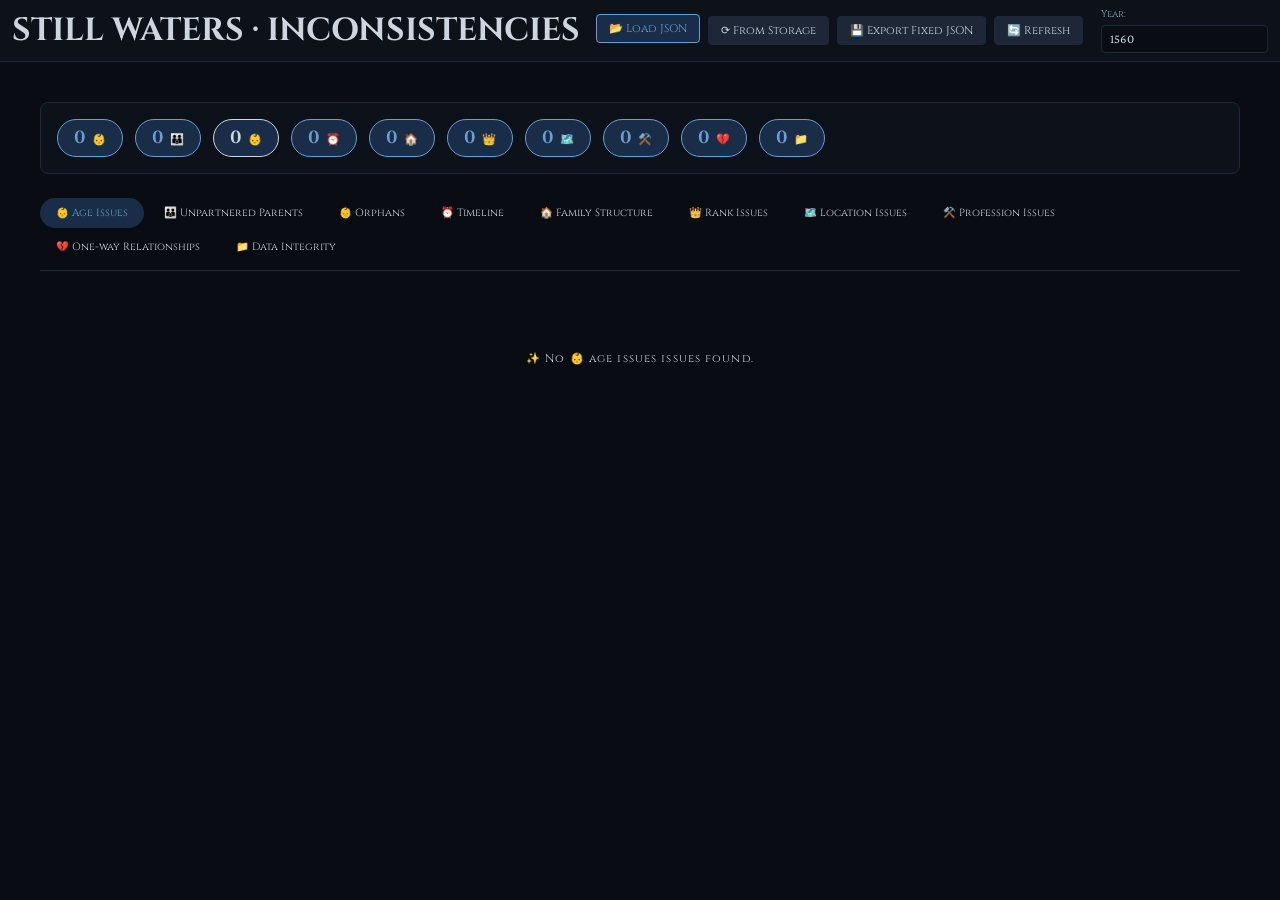
<file: Logic.html>
<!DOCTYPE html>
<html lang="en">
<head>
  <meta charset="UTF-8">
  <meta name="viewport" content="width=device-width, initial-scale=1.0, maximum-scale=1.0, user-scalable=yes">
  <title>Still Waters — Inconsistencies</title>
  <link rel="preconnect" href="https://fonts.googleapis.com">
  <link href="https://fonts.googleapis.com/css2?family=Cinzel:wght@400;600;700&family=Crimson+Pro:ital,wght@0,300;0,400;1,300;1,400&display=swap" rel="stylesheet">
  <link rel="stylesheet" href="stillwaters.css">
  <style>
    .inconsistencies-container { max-width: 1400px; margin: 0 auto; padding: 20px; }
    .toolbar { display: flex; justify-content: space-between; align-items: center; flex-wrap: wrap; gap: 12px; margin-bottom: 24px; padding: 16px; background: var(--bg2); border: 1px solid var(--border); border-radius: 8px; }
    .stats-group { display: flex; gap: 12px; flex-wrap: wrap; }
    .stats-badge { background: var(--accent-dim); border: 1px solid var(--accent); border-radius: 20px; padding: 6px 16px; font-family: 'Cinzel', serif; font-size: 0.7rem; color: var(--accent); cursor: pointer; transition: all 0.15s; }
    .stats-badge:hover { background: var(--accent); color: var(--bg); }
    .stats-badge.orphan-badge { border-color: var(--warning); color: var(--warning); }
    .stats-badge.orphan-badge:hover { background: var(--warning); color: var(--bg); }
    .stats-badge .count { font-weight: bold; font-size: 1.1rem; margin-right: 4px; }
    
    .category-tabs { display: flex; gap: 4px; margin-bottom: 20px; flex-wrap: wrap; border-bottom: 1px solid var(--border); padding-bottom: 8px; }
    .category-tab { padding: 8px 16px; font-family: 'Cinzel', serif; font-size: 0.65rem; color: var(--tdim); cursor: pointer; border-radius: 20px; transition: all 0.15s; white-space: nowrap; }
    .category-tab:hover { color: var(--accent); background: var(--accent-dim); }
    .category-tab.active { background: var(--accent-dim); color: var(--accent); }
    
    .inconsistency-list, .orphan-list { display: flex; flex-direction: column; gap: 16px; }
    .inconsistency-card, .orphan-card { background: var(--bg2); border: 1px solid var(--border); border-radius: 12px; overflow: hidden; }
    .inconsistency-card:hover, .orphan-card:hover { border-color: var(--warning); }
    .card-header { background: var(--bg3); padding: 16px 20px; border-bottom: 1px solid var(--border); display: flex; justify-content: space-between; align-items: center; flex-wrap: wrap; gap: 12px; }
    .person-info { display: flex; align-items: center; gap: 12px; flex-wrap: wrap; }
    .person-name { font-family: 'Cinzel', serif; font-size: 1rem; color: var(--accent); cursor: pointer; }
    .person-name:hover { text-decoration: underline; }
    .person-details { font-size: 0.7rem; color: var(--tdim); display: flex; gap: 12px; flex-wrap: wrap; }
    .warning-badge { background: rgba(200,112,64,0.15); border: 1px solid var(--warning); border-radius: 20px; padding: 4px 12px; font-size: 0.65rem; color: var(--warning); font-family: 'Cinzel', serif; }
    .card-body { padding: 16px 20px; display: flex; flex-wrap: wrap; gap: 20px; justify-content: space-between; align-items: center; }
    .parents-section { display: flex; gap: 20px; flex-wrap: wrap; flex: 1; }
    .parent-card { background: var(--bg); border: 1px solid var(--border2); border-radius: 8px; padding: 10px 16px; min-width: 180px; cursor: pointer; transition: all 0.15s; }
    .parent-card:hover { border-color: var(--accent); }
    .parent-role { font-size: 0.55rem; font-family: 'Cinzel', serif; color: var(--tdim); text-transform: uppercase; margin-bottom: 4px; }
    .parent-name { font-weight: 600; font-size: 0.85rem; color: var(--text); }
    .parent-status { display: inline-block; padding: 2px 8px; border-radius: 12px; font-size: 0.55rem; margin-top: 6px; }
    .parent-status.ongoing { background: rgba(74,144,96,0.15); border: 1px solid var(--ok); color: var(--ok); }
    .parent-status.none { background: rgba(200,112,64,0.15); border: 1px solid var(--warning); color: var(--warning); }
    .action-buttons { display: flex; gap: 10px; flex-shrink: 0; }
    .btn.purge { background: rgba(139,64,64,0.2); border-color: var(--danger); color: var(--danger-lt); }
    .btn.purge:hover { background: var(--danger); color: white; border-color: var(--danger); }
    .empty-state { text-align: center; padding: 60px 20px; color: var(--tdim); font-family: 'Cinzel', serif; font-size: 0.7rem; letter-spacing: 0.1em; }
    .error-detail { font-size: 0.7rem; color: var(--danger-lt); margin-top: 4px; }
    .fix-suggestion { font-size: 0.65rem; color: var(--success); margin-top: 4px; font-style: italic; }
    .confirm-modal-overlay { display: none; position: fixed; top: 0; left: 0; right: 0; bottom: 0; background: rgba(0,0,0,0.9); z-index: 10000; align-items: center; justify-content: center; }
    .confirm-modal { background: var(--bg2); border: 1px solid var(--accent); border-radius: 12px; padding: 24px; max-width: 400px; width: 90%; }
    .confirm-modal p { margin-bottom: 20px; font-size: 0.9rem; }
    .confirm-modal .confirm-buttons { display: flex; gap: 12px; justify-content: flex-end; }
    .confirm-modal .confirm-yes { background: var(--danger); border-color: var(--danger); color: white; }
    @media (max-width: 768px) {
      .category-tab { padding: 6px 12px; font-size: 0.6rem; }
      .card-header { flex-direction: column; align-items: flex-start; }
      .parents-section { flex-direction: column; }
      .card-body { flex-direction: column; }
    }
  </style>
</head>
<body>

<div id="topbar" class="topbar">
  <h1>STILL WATERS · INCONSISTENCIES</h1>
  <div class="tb-sep"></div>
  <label class="btn primary" style="cursor:pointer">📂 Load JSON<input type="file" id="import-file" accept=".json" style="display:none"></label>
  <button class="btn" id="load-storage-btn">⟳ From Storage</button>
  <button class="btn success" id="export-btn">💾 Export Fixed JSON</button>
  <button class="btn" id="refresh-btn">🔄 Refresh</button>
  <div style="flex:1"></div>
  <div id="year-control" class="year-control">
    <label>Year:</label>
    <input type="number" id="current-year" value="1560">
  </div>
</div>

<div id="main-container" style="flex:1; overflow-y: auto; padding: 20px;">
  <div class="inconsistencies-container">
    <div class="toolbar">
      <div class="stats-group" id="stats-group"></div>
      <button class="btn warning" id="fix-all-btn" style="display:none;">🔧 Fix All Possible Issues</button>
    </div>

    <div class="category-tabs" id="category-tabs"></div>

    <div id="content-area"></div>
  </div>
</div>

<div id="confirm-modal" class="confirm-modal-overlay">
  <div class="confirm-modal">
    <p id="confirm-message"></p>
    <div class="confirm-buttons">
      <button class="confirm-yes" id="confirm-yes">Yes</button>
      <button class="confirm-no" id="confirm-no">Cancel</button>
    </div>
  </div>
</div>

<div id="toast-container"></div>

<script>
  const STORAGE_KEY = 'stillwaters_manager';
  let DATA = { version: "1.0", currentYear: 1560, people: {}, relationships: {}, locations: {}, professions: [], stableIdIndex: {} };
  let currentCategory = 'age';
  
  // Define all categories
  const categories = [
    { id: 'age', name: '👶 Age Issues', desc: 'Parents younger than children, impossible ages' },
    { id: 'parents', name: '👪 Unpartnered Parents', desc: 'Parents not in a relationship' },
    { id: 'orphans', name: '👶 Orphans', desc: 'No parents recorded' },
    { id: 'timeline', name: '⏰ Timeline', desc: 'Death before birth, impossible dates' },
    { id: 'family', name: '🏠 Family Structure', desc: 'Self-referential, incest detection' },
    { id: 'ranks', name: '👑 Rank Issues', desc: 'Multiple chiefs, invalid ranks' },
    { id: 'locations', name: '🗺️ Location Issues', desc: 'Invalid compounds, missing households' },
    { id: 'professions', name: '⚒️ Profession Issues', desc: 'Masters without apprentices' },
    { id: 'relationships', name: '💔 One-way Relationships', desc: 'Unidirectional links' },
    { id: 'data', name: '📁 Data Integrity', desc: 'Missing stable IDs, duplicate IDs' }
  ];
  
  let categoryData = {};

  function showToast(msg) {
    const container = document.getElementById('toast-container');
    const toast = document.createElement('div');
    toast.className = 'toast';
    toast.textContent = msg;
    container.appendChild(toast);
    setTimeout(() => toast.remove(), 2000);
  }

  function escapeHtml(text) {
    if (!text) return '';
    return String(text).replace(/[&<>]/g, m => m === '&' ? '&amp;' : m === '<' ? '&lt;' : m === '>' ? '&gt;' : m);
  }

  function getPersonId(input) {
    if (DATA.people[input]) return input;
    if (DATA.stableIdIndex?.[input]) return DATA.stableIdIndex[input];
    for (let [id, person] of Object.entries(DATA.people)) if (person.stableId === input) return id;
    return input;
  }

  function getPerson(id) { return DATA.people[getPersonId(id)] || {}; }
  function getRelationships(id) { return DATA.relationships[getPersonId(id)] || {}; }

  function getPersonDisplay(id) {
    const actualId = getPersonId(id);
    const core = getPerson(actualId);
    const rel = getRelationships(actualId);
    let age = core.age;
    if (!age && core.birthYear) age = DATA.currentYear - core.birthYear;
    if (core.deceased && core.deathYear) age = core.deathYear - core.birthYear;
    return {
      id: actualId, stableId: core.stableId || actualId, name: core.name || actualId,
      gender: core.gender || 'unknown', birthYear: core.birthYear, age: age, stage: core.stage || '',
      deceased: !!(core.deceased || rel.deceased), deathYear: core.deathYear,
      father: rel.father ? getPersonId(rel.father) : null, mother: rel.mother ? getPersonId(rel.mother) : null,
      currComp: core.currComp || core.birthComp || '', birthComp: core.birthComp || '',
      household: core.household || '', ongoing: rel.ongoing || [], ended: rel.ended || [], widowed: rel.widowed || [],
      ranks: core.ranks || [], professions: core.professions || [], apprentices: core.apprentices || []
    };
  }

  // ====================== CHECK FUNCTIONS ======================
  
  function checkAgeIssues() {
    const issues = [];
    Object.keys(DATA.people).forEach(id => {
      const p = getPersonDisplay(id);
      if (!p.birthYear) return;
      
      if (p.father) {
        const father = getPersonDisplay(p.father);
        if (father.birthYear && father.birthYear > p.birthYear) {
          issues.push({ type: 'parent_younger', person: p, parent: father, role: 'Father' });
        }
        if (father.birthYear && p.birthYear - father.birthYear < 12) {
          issues.push({ type: 'parent_too_young', person: p, parent: father, role: 'Father', ageDiff: p.birthYear - father.birthYear });
        }
        if (father.deceased && father.deathYear && father.deathYear < p.birthYear) {
          issues.push({ type: 'parent_dead_before_birth', person: p, parent: father, role: 'Father' });
        }
      }
      if (p.mother) {
        const mother = getPersonDisplay(p.mother);
        if (mother.birthYear && mother.birthYear > p.birthYear) {
          issues.push({ type: 'parent_younger', person: p, parent: mother, role: 'Mother' });
        }
        if (mother.birthYear && p.birthYear - mother.birthYear < 12) {
          issues.push({ type: 'parent_too_young', person: p, parent: mother, role: 'Mother', ageDiff: p.birthYear - mother.birthYear });
        }
        if (mother.birthYear && p.birthYear - mother.birthYear > 50) {
          issues.push({ type: 'mother_too_old', person: p, parent: mother, ageDiff: p.birthYear - mother.birthYear });
        }
        if (mother.deceased && mother.deathYear && mother.deathYear < p.birthYear) {
          issues.push({ type: 'parent_dead_before_birth', person: p, parent: mother, role: 'Mother' });
        }
      }
    });
    return issues;
  }

  function checkTimelineIssues() {
    const issues = [];
    Object.keys(DATA.people).forEach(id => {
      const p = getPersonDisplay(id);
      if (p.deathYear && p.birthYear && p.deathYear < p.birthYear) {
        issues.push({ type: 'death_before_birth', person: p });
      }
      if (p.deathYear && p.deathYear > DATA.currentYear + 200) {
        issues.push({ type: 'death_too_far_future', person: p });
      }
      if (p.birthYear && p.birthYear > DATA.currentYear + 150) {
        issues.push({ type: 'birth_too_far_future', person: p });
      }
    });
    return issues;
  }

  function checkFamilyStructureIssues() {
    const issues = [];
    Object.keys(DATA.people).forEach(id => {
      const p = getPersonDisplay(id);
      if (p.father === id || p.mother === id) {
        issues.push({ type: 'self_parent', person: p });
      }
      if (p.father && p.mother && p.father === p.mother) {
        issues.push({ type: 'same_parent', person: p, parent: p.father });
      }
      if (p.ongoing) {
        p.ongoing.forEach(partnerId => {
          const partner = getPersonDisplay(partnerId);
          if ((partner.father === p.id || partner.mother === p.id) || (p.father === partner.id || p.mother === partner.id)) {
            issues.push({ type: 'incest', person: p, partner: partner });
          }
        });
      }
      const siblings = [];
      Object.keys(DATA.people).forEach(sibId => {
        if (sibId !== id) {
          const sib = getPersonDisplay(sibId);
          if ((sib.father && sib.father === p.father) || (sib.mother && sib.mother === p.mother)) {
            if (p.ongoing?.includes(sibId) || p.ended?.includes(sibId) || p.widowed?.includes(sibId)) {
              issues.push({ type: 'incest_sibling', person: p, partner: sib });
            }
          }
        }
      });
    });
    return issues;
  }

  function checkRankIssues() {
    const issues = [];
    const compounds = {};
    Object.keys(DATA.people).forEach(id => {
      const p = getPersonDisplay(id);
      if (p.ranks?.some(r => r.value === 'Chief')) {
        const comp = p.currComp || p.birthComp;
        if (comp) {
          if (!compounds[comp]) compounds[comp] = [];
          compounds[comp].push(p);
        }
      }
      if (p.ranks) {
        const hasCommoner = p.ranks.some(r => r.value === 'Commoner');
        const hasOther = p.ranks.some(r => r.value !== 'Commoner');
        if (hasCommoner && hasOther) {
          issues.push({ type: 'conflicting_ranks', person: p, ranks: p.ranks });
        }
        const masterRank = p.ranks.find(r => r.value === 'Master');
        if (masterRank && (!p.professions || p.professions.length === 0)) {
          issues.push({ type: 'master_no_profession', person: p });
        }
      }
    });
    Object.entries(compounds).forEach(([comp, chiefs]) => {
      if (chiefs.length > 1) {
        issues.push({ type: 'multiple_chiefs', compound: comp, chiefs: chiefs });
      }
    });
    return issues;
  }

  function checkLocationIssues() {
    const issues = [];
    Object.keys(DATA.people).forEach(id => {
      const p = getPersonDisplay(id);
      if (p.currComp) {
        const exists = Object.values(DATA.locations || {}).some(loc => loc.compKey === p.currComp);
        if (!exists) issues.push({ type: 'invalid_compound', person: p, compKey: p.currComp });
      }
      if (p.birthComp) {
        const exists = Object.values(DATA.locations || {}).some(loc => loc.compKey === p.birthComp);
        if (!exists) issues.push({ type: 'invalid_birth_compound', person: p, compKey: p.birthComp });
      }
      if (p.household && !p.currComp && !p.birthComp) {
        issues.push({ type: 'household_no_compound', person: p });
      }
    });
    return issues;
  }

  function checkProfessionIssues() {
    const issues = [];
    Object.keys(DATA.people).forEach(id => {
      const p = getPersonDisplay(id);
      if (p.apprentices && p.apprentices.length > 0) {
        p.apprentices.forEach(appId => {
          const apprentice = getPersonDisplay(appId);
          if (!apprentice.masterFor?.includes(id)) {
            issues.push({ type: 'apprentice_no_master', person: apprentice, master: p });
          }
        });
      }
      const masterRank = p.ranks?.find(r => r.value === 'Master');
      if (masterRank && (!p.apprentices || p.apprentices.length === 0)) {
        issues.push({ type: 'master_no_apprentice', person: p });
      }
    });
    return issues;
  }

  function checkRelationshipDirectionIssues() {
    const issues = [];
    Object.keys(DATA.people).forEach(id => {
      const p = getPersonDisplay(id);
      p.ongoing?.forEach(partnerId => {
        const partner = getPersonDisplay(partnerId);
        if (!partner.ongoing?.includes(id)) {
          issues.push({ type: 'one_way_ongoing', person: p, partner: partner });
        }
      });
      p.friends?.forEach(friendId => {
        const friend = getPersonDisplay(friendId);
        if (!friend.friends?.includes(id)) {
          issues.push({ type: 'one_way_friend', person: p, partner: friend });
        }
      });
    });
    return issues;
  }

  function checkDataIntegrityIssues() {
    const issues = [];
    const stableIds = new Set();
    Object.keys(DATA.people).forEach(id => {
      const p = getPersonDisplay(id);
      if (!p.name || p.name.trim() === '') issues.push({ type: 'missing_name', person: p });
      if (!p.stableId) issues.push({ type: 'missing_stable_id', person: p });
      else if (stableIds.has(p.stableId)) issues.push({ type: 'duplicate_stable_id', person: p, stableId: p.stableId });
      else stableIds.add(p.stableId);
      if (!p.gender || (p.gender !== 'male' && p.gender !== 'female' && p.gender !== 'unknown')) {
        issues.push({ type: 'invalid_gender', person: p });
      }
    });
    return issues;
  }

  function findUnpartneredParents() {
    const issues = [];
    Object.keys(DATA.people).forEach(childId => {
      const child = getPersonDisplay(childId);
      if (!child.father || !child.mother) return;
      const father = getPersonDisplay(child.father);
      const mother = getPersonDisplay(child.mother);
      const fatherHasMother = father.ongoing?.some(p => getPersonId(p) === mother.id) ||
                              father.ended?.some(p => getPersonId(p) === mother.id) ||
                              father.widowed?.some(p => getPersonId(p) === mother.id);
      if (!fatherHasMother) issues.push({ child, father, mother });
    });
    return issues;
  }

  function findOrphans() {
    const orphans = [];
    Object.keys(DATA.people).forEach(id => {
      const p = getPersonDisplay(id);
      if (!p.father && !p.mother) orphans.push(p);
    });
    return orphans;
  }

  function runAllChecks() {
    categoryData = {
      age: checkAgeIssues(),
      parents: findUnpartneredParents(),
      orphans: findOrphans(),
      timeline: checkTimelineIssues(),
      family: checkFamilyStructureIssues(),
      ranks: checkRankIssues(),
      locations: checkLocationIssues(),
      professions: checkProfessionIssues(),
      relationships: checkRelationshipDirectionIssues(),
      data: checkDataIntegrityIssues()
    };
    
    const statsHtml = categories.map(cat => `
      <div class="stats-badge ${cat.id === 'orphans' ? 'orphan-badge' : ''}" data-category="${cat.id}">
        <span class="count">${categoryData[cat.id]?.length || 0}</span>
        <span>${cat.name.split(' ')[0]}</span>
      </div>
    `).join('');
    document.getElementById('stats-group').innerHTML = statsHtml;
    
    document.querySelectorAll('.stats-badge').forEach(badge => {
      badge.addEventListener('click', () => switchCategory(badge.dataset.category));
    });
    
    const fixAllBtn = document.getElementById('fix-all-btn');
    const totalIssues = Object.values(categoryData).reduce((sum, arr) => sum + arr.length, 0);
    fixAllBtn.style.display = totalIssues > 0 ? 'inline-block' : 'none';
    
    renderCurrentCategory();
  }

  function renderCurrentCategory() {
    const issues = categoryData[currentCategory] || [];
    const container = document.getElementById('content-area');
    const category = categories.find(c => c.id === currentCategory);
    
    if (issues.length === 0) {
      container.innerHTML = `<div class="empty-state">✨ No ${category?.name.toLowerCase()} issues found.</div>`;
      return;
    }
    
    let html = `<div class="inconsistency-list">`;
    
    if (currentCategory === 'parents') {
      issues.forEach(issue => {
        html += `
          <div class="inconsistency-card">
            <div class="card-header">
              <div class="person-info">
                <span class="person-name" data-id="${issue.child.id}">${escapeHtml(issue.child.name)}</span>
                <div class="person-details">${issue.child.age ? issue.child.age + ' yrs' : ''}</div>
              </div>
              <div class="warning-badge">⚠️ Parents not in a relationship</div>
            </div>
            <div class="card-body">
              <div class="parents-section">
                <div class="parent-card" data-id="${issue.father.id}">
                  <div class="parent-role">FATHER</div>
                  <div class="parent-name">${escapeHtml(issue.father.name)}</div>
                </div>
                <div class="parent-card" data-id="${issue.mother.id}">
                  <div class="parent-role">MOTHER</div>
                  <div class="parent-name">${escapeHtml(issue.mother.name)}</div>
                </div>
              </div>
              <button class="btn purge" data-action="remove" data-child="${issue.child.id}" data-father="${issue.father.id}" data-mother="${issue.mother.id}">🗑️ Remove Child</button>
            </div>
          </div>`;
      });
    } 
    else if (currentCategory === 'orphans') {
      issues.forEach(orphan => {
        html += `
          <div class="orphan-card">
            <div class="card-header">
              <div class="person-info">
                <span class="person-name" data-id="${orphan.id}">${escapeHtml(orphan.name)}</span>
                <div class="person-details">${orphan.age ? orphan.age + ' yrs' : ''} · ${orphan.gender === 'male' ? '♂' : orphan.gender === 'female' ? '♀' : '·'}</div>
              </div>
              <div class="warning-badge">👶 No parents</div>
            </div>
            <div class="card-body">
              <div class="orphan-stats">📍 ${orphan.currComp || orphan.birthComp || 'No location'}</div>
              <button class="btn primary" data-action="adopt" data-orphan="${orphan.id}">🏠 Adopt</button>
            </div>
          </div>`;
      });
    }
    else {
      issues.forEach((issue, idx) => {
        let detailHtml = '';
        if (issue.type === 'parent_younger') detailHtml = `<div class="error-detail">⚠️ ${issue.role} ${escapeHtml(issue.parent.name)} born ${issue.parent.birthYear} after child ${escapeHtml(issue.person.name)} (${issue.person.birthYear})</div>`;
        else if (issue.type === 'parent_too_young') detailHtml = `<div class="error-detail">⚠️ ${issue.role} ${escapeHtml(issue.parent.name)} was only ${issue.ageDiff} years old at ${escapeHtml(issue.person.name)}'s birth</div>`;
        else if (issue.type === 'mother_too_old') detailHtml = `<div class="error-detail">⚠️ Mother ${escapeHtml(issue.parent.name)} was ${issue.ageDiff} years old at birth</div>`;
        else if (issue.type === 'parent_dead_before_birth') detailHtml = `<div class="error-detail">⚠️ ${issue.role} ${escapeHtml(issue.parent.name)} died before ${escapeHtml(issue.person.name)} was born</div>`;
        else if (issue.type === 'death_before_birth') detailHtml = `<div class="error-detail">⚠️ ${escapeHtml(issue.person.name)} died before birth (${issue.person.deathYear} < ${issue.person.birthYear})</div>`;
        else if (issue.type === 'self_parent') detailHtml = `<div class="error-detail">⚠️ ${escapeHtml(issue.person.name)} is listed as their own parent</div>`;
        else if (issue.type === 'incest') detailHtml = `<div class="error-detail">⚠️ ${escapeHtml(issue.person.name)} in relationship with ${escapeHtml(issue.partner.name)} (parent-child)</div>`;
        else if (issue.type === 'multiple_chiefs') detailHtml = `<div class="error-detail">⚠️ Multiple chiefs in ${issue.compound}: ${issue.chiefs.map(c => c.name).join(', ')}</div>`;
        else if (issue.type === 'invalid_compound') detailHtml = `<div class="error-detail">⚠️ Compound "${issue.compKey}" does not exist in locations</div>`;
        else if (issue.type === 'missing_stable_id') detailHtml = `<div class="error-detail">⚠️ Missing stable ID - will be auto-generated on export</div><div class="fix-suggestion">💡 Click "Export Fixed JSON" to generate missing IDs</div>`;
        else if (issue.type === 'duplicate_stable_id') detailHtml = `<div class="error-detail">⚠️ Duplicate stable ID: ${issue.stableId}</div>`;
        else if (issue.type === 'master_no_profession') detailHtml = `<div class="error-detail">⚠️ Has Master rank but no profession assigned</div>`;
        else if (issue.type === 'one_way_ongoing') detailHtml = `<div class="error-detail">⚠️ ${escapeHtml(issue.person.name)} has ${escapeHtml(issue.partner.name)} as partner, but not vice versa</div>`;
        
        html += `
          <div class="inconsistency-card">
            <div class="card-header">
              <div class="person-info">
                <span class="person-name" data-id="${issue.person?.id || issue.id}">${escapeHtml(issue.person?.name || issue.name || 'Unknown')}</span>
              </div>
              <div class="warning-badge">⚠️ ${issue.type?.replace(/_/g, ' ') || 'Issue'}</div>
            </div>
            <div class="card-body">
              <div style="flex:1">${detailHtml}</div>
            </div>
          </div>`;
      });
    }
    
    html += `</div>`;
    container.innerHTML = html;
  }

  function switchCategory(categoryId) {
    currentCategory = categoryId;
    document.querySelectorAll('.category-tab').forEach(tab => tab.classList.remove('active'));
    document.querySelector(`.category-tab[data-category="${categoryId}"]`).classList.add('active');
    renderCurrentCategory();
  }

  function customConfirm(message, callback) {
    const modal = document.getElementById('confirm-modal');
    const messageEl = document.getElementById('confirm-message');
    const yesBtn = document.getElementById('confirm-yes');
    const noBtn = document.getElementById('confirm-no');
    messageEl.textContent = message;
    modal.style.display = 'flex';
    function cleanup() { modal.style.display = 'none'; yesBtn.removeEventListener('click', onYes); noBtn.removeEventListener('click', onNo); }
    function onYes() { cleanup(); callback(true); }
    function onNo() { cleanup(); callback(false); }
    yesBtn.addEventListener('click', onYes);
    noBtn.addEventListener('click', onNo);
  }

  function removeChildPerson(childId, fatherId, motherId) {
    const child = getPersonDisplay(childId);
    const childRel = DATA.relationships[child.id] || {};
    const fatherRel = DATA.relationships[fatherId] || {};
    const motherRel = DATA.relationships[motherId] || {};
    const childStable = child.stableId;
    const fatherStable = getPersonDisplay(fatherId).stableId;
    const motherStable = getPersonDisplay(motherId).stableId;
    if (childRel.father === fatherId || childRel.father === fatherStable) delete childRel.father;
    if (childRel.mother === motherId || childRel.mother === motherStable) delete childRel.mother;
    if (fatherRel.children) fatherRel.children = fatherRel.children.filter(c => getPersonId(c) !== child.id && getPersonId(c) !== childStable);
    if (motherRel.children) motherRel.children = motherRel.children.filter(c => getPersonId(c) !== child.id && getPersonId(c) !== childStable);
    DATA.relationships[child.id] = childRel;
    DATA.relationships[fatherId] = fatherRel;
    DATA.relationships[motherId] = motherRel;
    saveData();
    return true;
  }

  function adoptOrphan(orphanId) {
    const orphan = getPersonDisplay(orphanId);
    const allPeople = Object.keys(DATA.people).map(id => getPersonDisplay(id)).filter(p => p.id !== orphanId);
    const peopleList = allPeople.map((p, idx) => `${idx + 1}. ${p.name} (${p.gender === 'male' ? '♂' : p.gender === 'female' ? '♀' : '·'})`).join('\n');
    const choice = prompt(`Select a parent for ${orphan.name}:\n1 - Father\n2 - Mother\n\nEnter number:`);
    if (!choice) return false;
    const parentChoice = prompt(`Select person:\n${peopleList}\n\nEnter number:`);
    if (!parentChoice) return false;
    const idx = parseInt(parentChoice) - 1;
    if (idx < 0 || idx >= allPeople.length) return false;
    const parent = allPeople[idx];
    const orphanRel = DATA.relationships[orphan.id] || {};
    const parentRel = DATA.relationships[parent.id] || {};
    if (choice === '1') orphanRel.father = parent.stableId;
    else if (choice === '2') orphanRel.mother = parent.stableId;
    else return false;
    if (!parentRel.children) parentRel.children = [];
    if (!parentRel.children.includes(orphan.stableId)) parentRel.children.push(orphan.stableId);
    DATA.relationships[orphan.id] = orphanRel;
    DATA.relationships[parent.id] = parentRel;
    saveData();
    return true;
  }

  function saveData() { localStorage.setItem(STORAGE_KEY, JSON.stringify(DATA, null, 2)); }
  
  function loadData(data) {
    DATA = {
      version: data.version || "1.0", currentYear: data.currentYear || 1560,
      people: data.people || {}, relationships: data.relationships || {},
      locations: data.locations || {}, professions: data.professions || [],
      stableIdIndex: data.stableIdIndex || {}
    };
    document.getElementById('current-year').value = DATA.currentYear;
    runAllChecks();
    showToast(`Loaded ${Object.keys(DATA.people).length} people`);
  }

  function refreshAll() { runAllChecks(); }

  function exportFixedJSON() {
    const timestamp = new Date().toISOString().slice(0, 19).replace(/:/g, '-');
    Object.keys(DATA.people).forEach(id => { if (!DATA.people[id].stableId) DATA.people[id].stableId = `${id.slice(0, 8)}_${Math.random().toString(36).substr(2, 6)}`.toUpperCase(); });
    const blob = new Blob([JSON.stringify(DATA, null, 2)], {type: 'application/json'});
    const a = document.createElement('a');
    a.href = URL.createObjectURL(blob);
    a.download = `stillwaters_fixed_${timestamp}.json`;
    a.click();
    URL.revokeObjectURL(a.href);
    showToast('Exported fixed JSON');
  }

  // Event Listeners
  document.addEventListener('DOMContentLoaded', () => {
    const tabsHtml = categories.map(cat => `<span class="category-tab ${cat.id === 'age' ? 'active' : ''}" data-category="${cat.id}">${cat.name}</span>`).join('');
    document.getElementById('category-tabs').innerHTML = tabsHtml;
    document.querySelectorAll('.category-tab').forEach(tab => {
      tab.addEventListener('click', () => switchCategory(tab.dataset.category));
    });
    
    document.getElementById('import-file').addEventListener('change', (e) => {
      const file = e.target.files[0];
      if (!file) return;
      const reader = new FileReader();
      reader.onload = (ev) => { try { loadData(JSON.parse(ev.target.result)); } catch(err) { showToast('Error: ' + err.message); } };
      reader.readAsText(file);
    });
    
    document.getElementById('load-storage-btn').addEventListener('click', () => {
      const raw = localStorage.getItem(STORAGE_KEY);
      if (!raw) { showToast('No saved data'); return; }
      try { loadData(JSON.parse(raw)); } catch(err) { showToast('Error loading'); }
    });
    
    document.getElementById('export-btn').addEventListener('click', exportFixedJSON);
    document.getElementById('refresh-btn').addEventListener('click', refreshAll);
    document.getElementById('current-year').addEventListener('change', () => {
      DATA.currentYear = parseInt(document.getElementById('current-year').value) || 1560;
      refreshAll();
    });
    
    document.getElementById('content-area').addEventListener('click', (e) => {
      const removeBtn = e.target.closest('[data-action="remove"]');
      if (removeBtn) {
        const childId = removeBtn.dataset.child;
        const fatherId = removeBtn.dataset.father;
        const motherId = removeBtn.dataset.mother;
        const child = getPersonDisplay(childId);
        const father = getPersonDisplay(fatherId);
        const mother = getPersonDisplay(motherId);
        customConfirm(`Remove ${child.name} as child of ${father.name} and ${mother.name}?`, (confirmed) => {
          if (confirmed && removeChildPerson(childId, fatherId, motherId)) refreshAll();
        });
      }
      const adoptBtn = e.target.closest('[data-action="adopt"]');
      if (adoptBtn) {
        const orphanId = adoptBtn.dataset.orphan;
        customConfirm(`Adopt ${getPersonDisplay(orphanId).name}?`, (confirmed) => {
          if (confirmed && adoptOrphan(orphanId)) refreshAll();
        });
      }
      const personName = e.target.closest('.person-name');
      if (personName && personName.dataset.id) {
        window.open('Character Manager3.html', '_blank');
        showToast(`Opening ${getPersonDisplay(personName.dataset.id).name} in Character Manager`);
      }
      const parentCard = e.target.closest('.parent-card');
      if (parentCard && parentCard.dataset.id) {
        window.open('Character Manager3.html', '_blank');
        showToast(`Opening parent in Character Manager`);
      }
    });
    
    const raw = localStorage.getItem(STORAGE_KEY);
    if (raw) { try { loadData(JSON.parse(raw)); } catch(e) {} }
    else { runAllChecks(); }
  });
</script>
</body>
</html>
</file>
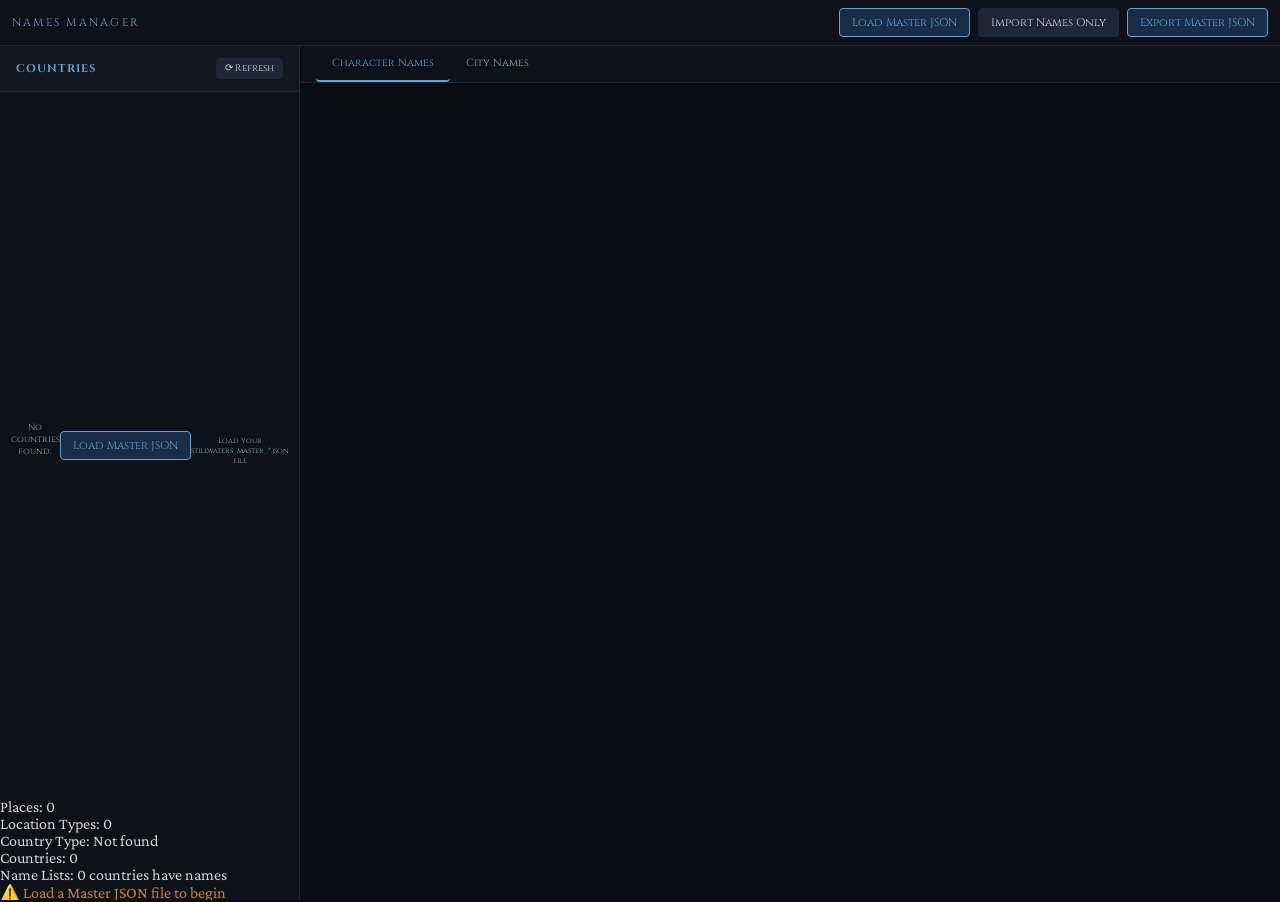
<file: names-manager.html>
<!DOCTYPE html>
<html lang="en">
<head>
  <meta charset="UTF-8">
  <meta name="viewport" content="width=device-width, initial-scale=1.0, user-scalable=yes">
  <title>Names Manager</title>
  <link rel="preconnect" href="https://fonts.googleapis.com">
  <link href="https://fonts.googleapis.com/css2?family=Cinzel:wght@400;600;700;900&family=Crimson+Pro:ital,wght@0,300;0,400;0,600;1,300;1,400&display=swap" rel="stylesheet">
  <link rel="stylesheet" href="stillwaters.css">

</head>
<body>

<div class="topbar">
  <div class="title">NAMES MANAGER</div>
  <div style="flex:1"></div>
  <button id="loadMasterDataBtn" class="tb-btn primary">Load Master JSON</button>
  <button id="importNamesBtn" class="tb-btn">Import Names Only</button>
  <button id="exportNamesBtn" class="tb-btn primary">Export Master JSON</button>
</div>

<div class="names-app">
  <div class="sidebar">
    <div class="sidebar-header">
      <h3>COUNTRIES</h3>
      <button id="refreshCountriesBtn" class="btn small">⟳ Refresh</button>
    </div>
    <div class="country-list" id="countryList"></div>
    <div class="debug-info" id="debugInfo">
      Loading...
    </div>
  </div>
  
  <div class="main-panel">
    <div class="panel-tabs">
      <button class="tab-btn active" data-tab="character">Character Names</button>
      <button class="tab-btn" data-tab="city">City Names</button>
    </div>
    <div class="panel-content" id="panelContent"></div>
  </div>
</div>

<script>
  // ==================== MASTER DATA STRUCTURE (matches your JSON exactly) ====================
  let masterData = {
    type: "master",
    version: "2.0",
    exportDate: new Date().toISOString(),
    data: {
      characters: [],
      locationTypes: [],
      governments: [],
      places: [],
      ranks: [],
      roles: [],
      nameLists: {},
      cityNameParts: { prefixes: [], roots: [], suffixes: [] },
      currentYear: 1250
    }
  };
  
  let countries = [];
  let selectedCountryId = null;
  
  // ==================== PERSISTENCE ====================
  function saveMasterData() {
    masterData.exportDate = new Date().toISOString();
    localStorage.setItem('stillwaters_master', JSON.stringify(masterData));
    console.log('Master data saved to localStorage');
  }
  
  function loadFromLocalStorage() {
    const stored = localStorage.getItem('stillwaters_master');
    if (stored) {
      try {
        const parsed = JSON.parse(stored);
        // Handle various formats
        if (parsed.type === "master" && parsed.data) {
          masterData = parsed;
        } else if (parsed.data && parsed.data.places) {
          masterData = {
            type: "master",
            version: parsed.version || "2.0",
            exportDate: parsed.exportDate || new Date().toISOString(),
            data: parsed.data
          };
        } else if (parsed.places) {
          masterData = {
            type: "master",
            version: "2.0",
            exportDate: new Date().toISOString(),
            data: parsed
          };
        }
        
        // Ensure required structures exist
        if (!masterData.data.nameLists) masterData.data.nameLists = {};
        if (!masterData.data.cityNameParts) {
          masterData.data.cityNameParts = { prefixes: [], roots: [], suffixes: [] };
        }
        console.log('Loaded from localStorage:', masterData.data.nameLists);
      } catch(e) { console.error('Error loading master data', e); }
    }
    
    // Initialize default city name parts if empty
    if (!masterData.data.cityNameParts.prefixes || masterData.data.cityNameParts.prefixes.length === 0) {
      masterData.data.cityNameParts = {
        prefixes: ['Wind'],
        roots: ['bridge'],
        suffixes: ['ia']
      };
      saveMasterData();
    }
  }
  
  // ==================== LOAD MASTER JSON FILE ====================
  function loadMasterFromFile() {
    console.log('loadMasterFromFile called');
    const input = document.createElement('input');
    input.type = 'file';
    input.accept = 'application/json';
    input.onchange = (e) => {
      const file = e.target.files[0];
      if (!file) return;
      console.log('File selected:', file.name);
      const reader = new FileReader();
      reader.onload = (ev) => {
        try {
          const imported = JSON.parse(ev.target.result);
          console.log('Imported JSON structure:', Object.keys(imported));
          
          // Handle the exact master JSON format from your file
          if (imported.type === "master" && imported.data) {
            masterData = imported;
            console.log('Loaded as master format');
          } else if (imported.data && imported.data.places) {
            masterData = {
              type: "master",
              version: imported.version || "2.0",
              exportDate: imported.exportDate || new Date().toISOString(),
              data: imported.data
            };
            console.log('Loaded as data wrapper format');
          } else if (imported.places) {
            masterData = {
              type: "master",
              version: "2.0",
              exportDate: new Date().toISOString(),
              data: imported
            };
            console.log('Loaded as raw data format');
          } else {
            throw new Error('Unrecognized JSON format');
          }
          
          // Ensure nameLists exists
          if (!masterData.data.nameLists) masterData.data.nameLists = {};
          if (!masterData.data.cityNameParts) {
            masterData.data.cityNameParts = { prefixes: [], roots: [], suffixes: [] };
          }
          
          saveMasterData();
          refreshCountries();
          showToast(`Loaded ${countries.length} countries from "${file.name}"`);
          updateDebugInfo();
        } catch(err) { 
          console.error('Parse error:', err);
          alert('Invalid JSON: ' + err.message); 
        }
      };
      reader.onerror = () => { alert('Error reading file'); };
      reader.readAsText(file);
    };
    input.click();
  }
  
  function updateDebugInfo() {
    const debugEl = document.getElementById('debugInfo');
    if (debugEl) {
      const placesCount = masterData.data.places?.length || 0;
      const locationTypesCount = masterData.data.locationTypes?.length || 0;
      const countryType = masterData.data.locationTypes?.find(t => t.displayName === 'Country');
      const nameListsCount = Object.keys(masterData.data.nameLists || {}).length;
      
      debugEl.innerHTML = `
        Places: ${placesCount}<br>
        Location Types: ${locationTypesCount}<br>
        Country Type: ${countryType?.displayName || 'Not found'}<br>
        Countries: ${countries.length}<br>
        Name Lists: ${nameListsCount} countries have names<br>
        ${placesCount === 0 ? '<span style="color:#c88040;">⚠️ Load a Master JSON file to begin</span>' : ''}
      `;
    }
  }
  
  // ==================== COUNTRY FUNCTIONS ====================
  function refreshCountries() {
    const places = masterData.data.places || [];
    const locationTypes = masterData.data.locationTypes || [];
    
    const countryType = locationTypes.find(t => t.displayName === 'Country');
    
    if (countryType) {
      countries = places.filter(p => p.typeId === countryType.id).map(p => ({ 
        id: p.id, 
        displayName: p.displayName 
      }));
    } else {
      // Fallback: places with no parent
      countries = places.filter(p => !p.parentId).map(p => ({ 
        id: p.id, 
        displayName: p.displayName 
      }));
    }
    
    countries.sort((a, b) => a.displayName.localeCompare(b.displayName));
    
    console.log('Countries refreshed:', countries.length);
    updateDebugInfo();
    renderCountryList();
  }
  
  function renderCountryList() {
    const container = document.getElementById('countryList');
    const nameLists = masterData.data.nameLists || {};
    
    if (!countries.length) {
      container.innerHTML = `
        <div class="empty-state">
          No countries found.<br><br>
          <button id="loadMasterBtn" class="btn primary">Load Master JSON</button><br>
          <small style="display:block; margin-top:12px;">Load your stillwaters_master_*.json file</small>
        </div>
      `;
      const loadBtn = document.getElementById('loadMasterBtn');
      if (loadBtn) loadBtn.addEventListener('click', loadMasterFromFile);
      return;
    }
    
    container.innerHTML = countries.map(country => {
      const lists = nameLists[country.id] || { male: [], female: [], surnames: [] };
      const totalNames = (lists.male?.length || 0) + (lists.female?.length || 0) + (lists.surnames?.length || 0);
      return `
        <div class="country-card" data-country-id="${country.id}">
          <div class="country-header" data-country-id="${country.id}">
            <span>${escapeHtml(country.displayName)}</span>
            <span>${selectedCountryId === country.id ? '✓' : '▼'}</span>
          </div>
          <div class="country-content" data-country-id="${country.id}">
            <div style="margin-bottom:12px;">
              <button class="btn small edit-names-btn" data-country-id="${country.id}">Edit Names</button>
            </div>
            <div style="font-size:0.7rem; color:var(--dim);">
              <div>Male: ${lists.male?.length || 0}</div>
              <div>Female: ${lists.female?.length || 0}</div>
              <div>Surnames: ${lists.surnames?.length || 0}</div>
              ${totalNames === 0 ? '<div style="margin-top:8px; color:#c88040;">⚠️ No names yet. Click Edit to add.</div>' : ''}
            </div>
          </div>
        </div>
      `;
    }).join('');
    
    // Expand/collapse handlers
    document.querySelectorAll('.country-header').forEach(header => {
      header.removeEventListener('click', header._clickHandler);
      header._clickHandler = (e) => {
        e.stopPropagation();
        const countryId = header.getAttribute('data-country-id');
        const content = document.querySelector(`.country-content[data-country-id="${countryId}"]`);
        if (content) {
          content.classList.toggle('expanded');
          const arrow = header.querySelector('span:last-child');
          if (arrow) arrow.textContent = content.classList.contains('expanded') ? '▲' : '▼';
        }
      };
      header.addEventListener('click', header._clickHandler);
    });
    
    // Edit buttons
    document.querySelectorAll('.edit-names-btn').forEach(btn => {
      btn.removeEventListener('click', btn._editHandler);
      btn._editHandler = (e) => {
        e.stopPropagation();
        const countryId = btn.getAttribute('data-country-id');
        selectedCountryId = countryId;
        renderCharacterNamesTab();
        // Switch to character tab
        document.querySelectorAll('.tab-btn').forEach(b => b.classList.remove('active'));
        const charTab = document.querySelector('.tab-btn[data-tab="character"]');
        if (charTab) charTab.classList.add('active');
        renderCountryList(); // refresh checkmark
      };
      btn.addEventListener('click', btn._editHandler);
    });
  }
  
  // ==================== CHARACTER NAMES TAB ====================
  function renderCharacterNamesTab() {
    if (!selectedCountryId) {
      document.getElementById('panelContent').innerHTML = `
        <div class="empty-state">
          Select a country from the left sidebar to manage its names.
        </div>
      `;
      return;
    }
    
    const country = countries.find(c => c.id === selectedCountryId);
    if (!masterData.data.nameLists[selectedCountryId]) {
      masterData.data.nameLists[selectedCountryId] = { male: [], female: [], surnames: [] };
    }
    const lists = masterData.data.nameLists[selectedCountryId];
    
    const content = `
      <div style="max-width: 900px; margin: 0 auto;">
        <h2 style="margin-bottom: 20px;">${escapeHtml(country?.displayName || 'Country')} — Name Lists</h2>
        
        <div class="name-section">
          <div class="section-title">Male Given Names</div>
          <div class="name-grid" id="maleNamesList">
            ${(lists.male || []).map(name => `<span class="name-tag">${escapeHtml(name)} <button class="delete-name" data-name="${escapeHtml(name)}" data-type="male">✖</button></span>`).join('')}
          </div>
          <div class="upload-area" data-type="male">Upload male names (one per line)<input type="file" accept=".txt" style="display:none;"></div>
        </div>
        
        <div class="name-section">
          <div class="section-title">Female Given Names</div>
          <div class="name-grid" id="femaleNamesList">
            ${(lists.female || []).map(name => `<span class="name-tag">${escapeHtml(name)} <button class="delete-name" data-name="${escapeHtml(name)}" data-type="female">✖</button></span>`).join('')}
          </div>
          <div class="upload-area" data-type="female">Upload female names (one per line)<input type="file" accept=".txt" style="display:none;"></div>
        </div>
        
        <div class="name-section">
          <div class="section-title">Surnames</div>
          <div class="name-grid" id="surnamesList">
            ${(lists.surnames || []).map(name => `<span class="name-tag">${escapeHtml(name)} <button class="delete-name" data-name="${escapeHtml(name)}" data-type="surnames">✖</button></span>`).join('')}
          </div>
          <div class="upload-area" data-type="surnames">Upload surnames (one per line)<input type="file" accept=".txt" style="display:none;"></div>
        </div>
        
        <div style="display: flex; gap: 12px; margin-top: 20px;">
          <button id="addManualNameBtn" class="btn">➕ Add Single Name</button>
          <button id="clearAllNamesBtn" class="btn danger">⚠️ Clear All Names</button>
        </div>
      </div>
    `;
    
    document.getElementById('panelContent').innerHTML = content;
    
    // Delete handlers
    document.querySelectorAll('.delete-name').forEach(btn => {
      btn.addEventListener('click', (e) => {
        const name = btn.getAttribute('data-name');
        const type = btn.getAttribute('data-type');
        if (confirm(`Remove "${name}"?`)) {
          masterData.data.nameLists[selectedCountryId][type] = 
            (masterData.data.nameLists[selectedCountryId][type] || []).filter(n => n !== name);
          saveMasterData();
          renderCharacterNamesTab();
          showToast(`Removed "${name}"`);
        }
      });
    });
    
    // Upload handlers
    document.querySelectorAll('.upload-area').forEach(area => {
      const type = area.getAttribute('data-type');
      const fileInput = area.querySelector('input');
      
      area.addEventListener('click', () => fileInput.click());
      area.addEventListener('dragover', (e) => { e.preventDefault(); area.style.borderColor = 'var(--accent)'; });
      area.addEventListener('dragleave', () => area.style.borderColor = 'var(--border2)');
      area.addEventListener('drop', (e) => {
        e.preventDefault();
        const file = e.dataTransfer.files[0];
        if (file) processNameFile(file, type);
        area.style.borderColor = 'var(--border2)';
      });
      
      fileInput.addEventListener('change', () => {
        if (fileInput.files[0]) processNameFile(fileInput.files[0], type);
        fileInput.value = '';
      });
    });
    
    document.getElementById('addManualNameBtn')?.addEventListener('click', () => {
      const name = prompt('Enter name:');
      if (name && name.trim()) {
        const type = prompt('Type: male, female, surnames?', 'male');
        if (type && ['male', 'female', 'surnames'].includes(type.toLowerCase())) {
          const t = type.toLowerCase();
          if (!masterData.data.nameLists[selectedCountryId][t]) masterData.data.nameLists[selectedCountryId][t] = [];
          if (!masterData.data.nameLists[selectedCountryId][t].includes(name.trim())) {
            masterData.data.nameLists[selectedCountryId][t].push(name.trim());
            saveMasterData();
            renderCharacterNamesTab();
            showToast(`Added "${name.trim()}"`);
          } else showToast('Name already exists');
        }
      }
    });
    
    document.getElementById('clearAllNamesBtn')?.addEventListener('click', () => {
      if (confirm('Clear ALL names for this country?')) {
        masterData.data.nameLists[selectedCountryId] = { male: [], female: [], surnames: [] };
        saveMasterData();
        renderCharacterNamesTab();
        showToast('All names cleared');
      }
    });
  }
  
  function processNameFile(file, type) {
    const reader = new FileReader();
    reader.onload = (e) => {
      const names = e.target.result.split(/\r?\n/).filter(n => n.trim().length > 0);
      if (!masterData.data.nameLists[selectedCountryId]) {
        masterData.data.nameLists[selectedCountryId] = { male: [], female: [], surnames: [] };
      }
      if (!masterData.data.nameLists[selectedCountryId][type]) {
        masterData.data.nameLists[selectedCountryId][type] = [];
      }
      let added = 0;
      names.forEach(name => {
        const trimmed = name.trim();
        if (!masterData.data.nameLists[selectedCountryId][type].includes(trimmed)) {
          masterData.data.nameLists[selectedCountryId][type].push(trimmed);
          added++;
        }
      });
      saveMasterData();
      renderCharacterNamesTab();
      showToast(`Added ${added} names to ${type}`);
    };
    reader.readAsText(file);
  }
  
  // ==================== CITY NAMES TAB ====================
  function renderCityNamesTab() {
    const parts = masterData.data.cityNameParts;
    
    const content = `
      <div style="max-width: 900px; margin: 0 auto;">
        <h2 style="margin-bottom: 20px;">City Name Generator</h2>
        
        <div class="city-builder">
          <div class="section-title">Prefixes</div>
          <div class="name-grid" id="prefixesList">${(parts.prefixes || []).map(p => `<span class="name-tag">${escapeHtml(p)} <button class="delete-part" data-part="prefixes" data-value="${escapeHtml(p)}">✖</button></span>`).join('')}</div>
          <div class="upload-area" data-city-part="prefixes">Upload prefixes<input type="file" accept=".txt" style="display:none;"></div>
        </div>
        
        <div class="city-builder">
          <div class="section-title">Roots</div>
          <div class="name-grid" id="rootsList">${(parts.roots || []).map(r => `<span class="name-tag">${escapeHtml(r)} <button class="delete-part" data-part="roots" data-value="${escapeHtml(r)}">✖</button></span>`).join('')}</div>
          <div class="upload-area" data-city-part="roots">Upload roots<input type="file" accept=".txt" style="display:none;"></div>
        </div>
        
        <div class="city-builder">
          <div class="section-title">Suffixes</div>
          <div class="name-grid" id="suffixesList">${(parts.suffixes || []).map(s => `<span class="name-tag">${escapeHtml(s)} <button class="delete-part" data-part="suffixes" data-value="${escapeHtml(s)}">✖</button></span>`).join('')}</div>
          <div class="upload-area" data-city-part="suffixes">Upload suffixes<input type="file" accept=".txt" style="display:none;"></div>
        </div>
        
        <div class="city-builder">
          <div class="section-title">⚄ Generate</div>
          <div class="city-part">
            <button id="generateNamesBtn" class="btn primary">Generate 10 Names</button>
            <button id="generateSingleBtn" class="btn">Generate One</button>
          </div>
          <div id="generatedCities" class="generated-list"></div>
        </div>
        
        <div class="city-builder">
          <div class="section-title">Manual Addition</div>
          <div><input type="text" id="newPrefix" placeholder="New prefix"><button id="addPrefixBtn" class="btn small">Add Prefix</button></div>
          <div><input type="text" id="newRoot" placeholder="New root"><button id="addRootBtn" class="btn small">Add Root</button></div>
          <div><input type="text" id="newSuffix" placeholder="New suffix"><button id="addSuffixBtn" class="btn small">Add Suffix</button></div>
        </div>
      </div>
    `;
    
    document.getElementById('panelContent').innerHTML = content;
    
    // Delete handlers
    document.querySelectorAll('.delete-part').forEach(btn => {
      btn.addEventListener('click', () => {
        const part = btn.getAttribute('data-part');
        const value = btn.getAttribute('data-value');
        if (confirm(`Remove "${value}"?`)) {
          masterData.data.cityNameParts[part] = (masterData.data.cityNameParts[part] || []).filter(v => v !== value);
          saveMasterData();
          renderCityNamesTab();
        }
      });
    });
    
    // Upload handlers
    document.querySelectorAll('.upload-area[data-city-part]').forEach(area => {
      const part = area.getAttribute('data-city-part');
      const input = area.querySelector('input');
      area.addEventListener('click', () => input.click());
      area.addEventListener('drop', (e) => {
        e.preventDefault();
        const file = e.dataTransfer.files[0];
        if (file) processCityFile(file, part);
      });
      input.addEventListener('change', () => {
        if (input.files[0]) processCityFile(input.files[0], part);
        input.value = '';
      });
    });
    
    document.getElementById('addPrefixBtn')?.addEventListener('click', () => addCityPart('prefixes', 'newPrefix'));
    document.getElementById('addRootBtn')?.addEventListener('click', () => addCityPart('roots', 'newRoot'));
    document.getElementById('addSuffixBtn')?.addEventListener('click', () => addCityPart('suffixes', 'newSuffix'));
    document.getElementById('generateNamesBtn')?.addEventListener('click', () => generateCities(10));
    document.getElementById('generateSingleBtn')?.addEventListener('click', () => generateCities(1));
  }
  
  function addCityPart(part, inputId) {
    const val = document.getElementById(inputId)?.value.trim();
    if (val && !(masterData.data.cityNameParts[part] || []).includes(val)) {
      if (!masterData.data.cityNameParts[part]) masterData.data.cityNameParts[part] = [];
      masterData.data.cityNameParts[part].push(val);
      saveMasterData();
      renderCityNamesTab();
      document.getElementById(inputId).value = '';
      showToast(`Added "${val}"`);
    }
  }
  
  function processCityFile(file, part) {
    const reader = new FileReader();
    reader.onload = (e) => {
      const items = e.target.result.split(/\r?\n/).filter(l => l.trim());
      if (!masterData.data.cityNameParts[part]) masterData.data.cityNameParts[part] = [];
      items.forEach(it => {
        const trimmed = it.trim();
        if (!masterData.data.cityNameParts[part].includes(trimmed)) {
          masterData.data.cityNameParts[part].push(trimmed);
        }
      });
      saveMasterData();
      renderCityNamesTab();
      showToast(`Added ${items.length} ${part}`);
    };
    reader.readAsText(file);
  }
  
  function generateCities(count) {
    const parts = masterData.data.cityNameParts;
    if (!parts.prefixes?.length || !parts.roots?.length) {
      showToast('Need prefixes and roots');
      return;
    }
    const names = [];
    for (let i = 0; i < count; i++) {
      let name = parts.prefixes[Math.floor(Math.random() * parts.prefixes.length)] + 
                 parts.roots[Math.floor(Math.random() * parts.roots.length)];
      if (parts.suffixes?.length && Math.random() > 0.6) {
        name += parts.suffixes[Math.floor(Math.random() * parts.suffixes.length)];
      }
      names.push(name.charAt(0).toUpperCase() + name.slice(1));
    }
    const container = document.getElementById('generatedCities');
    if (container) container.innerHTML = names.map(n => `<span class="name-tag">${escapeHtml(n)}</span>`).join('');
  }
  
  // ==================== EXPORT (matches master JSON format) ====================
  function exportMasterJSON() {
    const exportObj = {
      type: "master",
      version: "2.0",
      exportDate: new Date().toISOString(),
      data: {
        characters: masterData.data.characters || [],
        locationTypes: masterData.data.locationTypes || [],
        governments: masterData.data.governments || [],
        places: masterData.data.places || [],
        ranks: masterData.data.ranks || [],
        roles: masterData.data.roles || [],
        nameLists: masterData.data.nameLists,
        cityNameParts: masterData.data.cityNameParts,
        currentYear: masterData.data.currentYear || 1250
      }
    };
    
    const dataStr = JSON.stringify(exportObj, null, 2);
    const blob = new Blob([dataStr], { type: 'application/json' });
    const a = document.createElement('a');
    a.href = URL.createObjectURL(blob);
    a.download = `stillwaters_master_${new Date().toISOString().slice(0,19).replace(/:/g, '-')}.json`;
    a.click();
    URL.revokeObjectURL(a.href);
    showToast('Master JSON exported');
  }
  
  // ==================== IMPORT NAMES ONLY ====================
  function importNamesOnly() {
    const input = document.createElement('input');
    input.type = 'file';
    input.accept = 'application/json';
    input.onchange = (e) => {
      const file = e.target.files[0];
      const reader = new FileReader();
      reader.onload = (ev) => {
        try {
          const imported = JSON.parse(ev.target.result);
          let newNameLists = null;
          let newCityParts = null;
          
          if (imported.type === "master" && imported.data) {
            newNameLists = imported.data.nameLists;
            newCityParts = imported.data.cityNameParts;
          } else if (imported.nameLists) {
            newNameLists = imported.nameLists;
            newCityParts = imported.cityNameParts;
          } else if (imported.data && imported.data.nameLists) {
            newNameLists = imported.data.nameLists;
            newCityParts = imported.data.cityNameParts;
          }
          
          if (newNameLists) {
            Object.keys(newNameLists).forEach(cid => {
              if (!masterData.data.nameLists[cid]) masterData.data.nameLists[cid] = { male: [], female: [], surnames: [] };
              const src = newNameLists[cid];
              if (src.male) src.male.forEach(n => { if (!masterData.data.nameLists[cid].male.includes(n)) masterData.data.nameLists[cid].male.push(n); });
              if (src.female) src.female.forEach(n => { if (!masterData.data.nameLists[cid].female.includes(n)) masterData.data.nameLists[cid].female.push(n); });
              if (src.surnames) src.surnames.forEach(n => { if (!masterData.data.nameLists[cid].surnames.includes(n)) masterData.data.nameLists[cid].surnames.push(n); });
            });
          }
          
          if (newCityParts) {
            ['prefixes', 'roots', 'suffixes'].forEach(part => {
              if (newCityParts[part]) {
                if (!masterData.data.cityNameParts[part]) masterData.data.cityNameParts[part] = [];
                newCityParts[part].forEach(v => { if (!masterData.data.cityNameParts[part].includes(v)) masterData.data.cityNameParts[part].push(v); });
              }
            });
          }
          
          saveMasterData();
          refreshCountries();
          if (selectedCountryId) renderCharacterNamesTab();
          showToast('Names imported and merged');
        } catch(err) { alert('Invalid JSON: ' + err.message); }
      };
      reader.readAsText(file);
    };
    input.click();
  }
  
  function showToast(msg) {
    let container = document.getElementById('toast-container');
    if (!container) {
      container = document.createElement('div');
      container.id = 'toast-container';
      container.className = 'toast-container';
      document.body.appendChild(container);
    }
    const toast = document.createElement('div');
    toast.className = 'toast';
    toast.innerText = msg;
    container.appendChild(toast);
    setTimeout(() => toast.remove(), 2500);
  }
  
  function escapeHtml(str) {
    if (!str) return '';
    return String(str).replace(/[&<>]/g, m => m === '&' ? '&amp;' : m === '<' ? '&lt;' : '&gt;');
  }
  
  // ==================== INIT ====================
  function init() {
    loadFromLocalStorage();
    refreshCountries();
    
    document.getElementById('loadMasterDataBtn').addEventListener('click', loadMasterFromFile);
    document.getElementById('importNamesBtn').addEventListener('click', importNamesOnly);
    document.getElementById('exportNamesBtn').addEventListener('click', exportMasterJSON);
    document.getElementById('refreshCountriesBtn').addEventListener('click', () => {
      refreshCountries();
      showToast('Countries refreshed');
    });
    
    document.querySelectorAll('.tab-btn').forEach(btn => {
      btn.addEventListener('click', () => {
        document.querySelectorAll('.tab-btn').forEach(b => b.classList.remove('active'));
        btn.classList.add('active');
        if (btn.getAttribute('data-tab') === 'character') renderCharacterNamesTab();
        else renderCityNamesTab();
      });
    });
  }
  
  init();
</script>
</body>
</html>
</file>
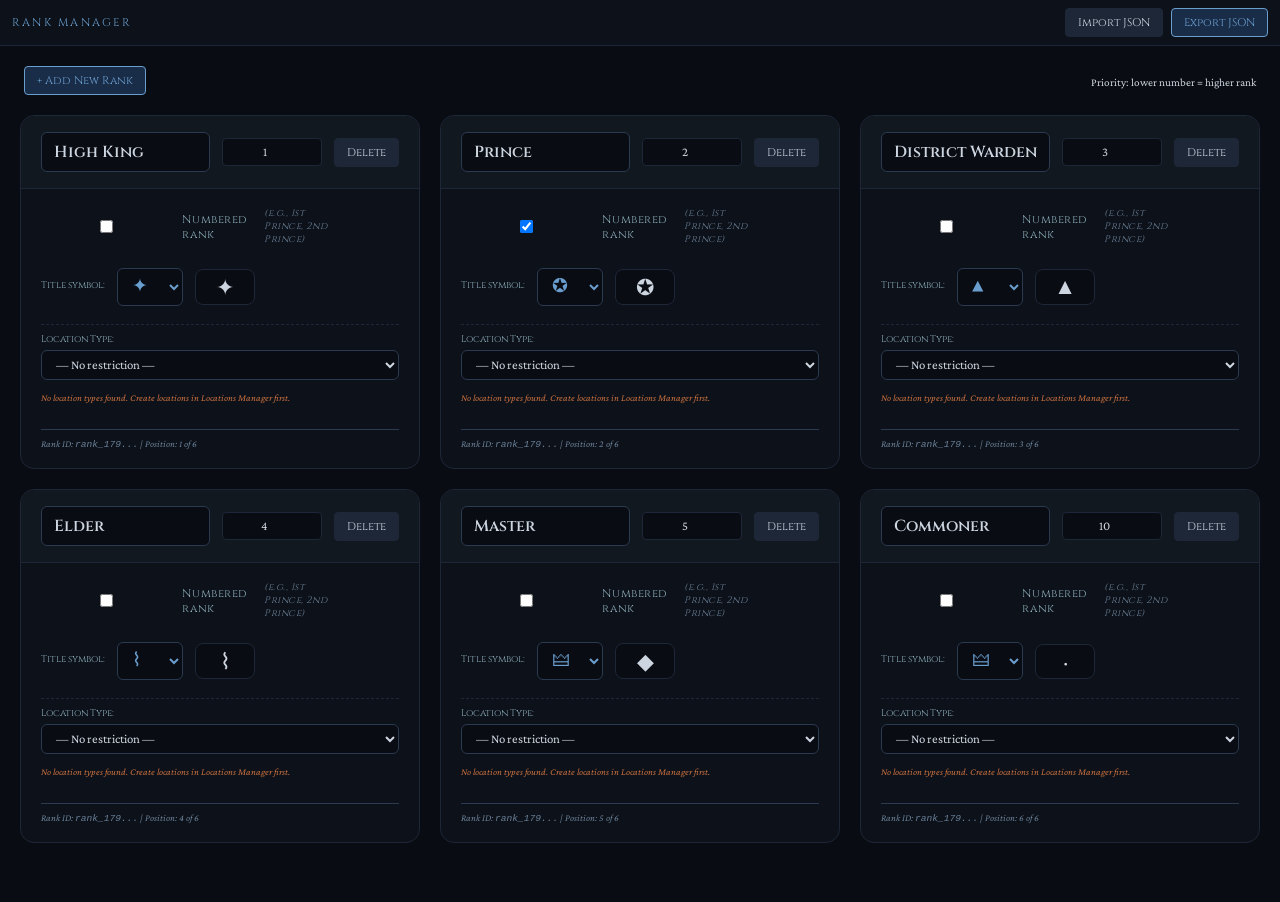
<file: Ranks.html>
<!DOCTYPE html>
<html lang="en">
<head>
  <meta charset="UTF-8">
  <meta name="viewport" content="width=device-width, initial-scale=1.0, user-scalable=yes">
  <title>Rank Manager</title>
  <link rel="preconnect" href="https://fonts.googleapis.com">
  <link href="https://fonts.googleapis.com/css2?family=Cinzel:wght@400;600;700;900&family=Crimson+Pro:ital,wght@0,300;0,400;0,600;1,300;1,400&display=swap" rel="stylesheet">
  <link rel="stylesheet" href="stillwaters.css">
</head>
<body>

<div class="topbar">
  <div class="title">RANK MANAGER</div>
  <div style="flex:1"></div>
  <button id="importBtn" class="tb-btn">Import JSON</button>
  <button id="exportBtn" class="tb-btn primary">Export JSON</button>
</div>

<div class="rank-container">
  <div class="toolbar">
    <button id="addRankBtn" class="btn primary">+ Add New Rank</button>
    <div class="btn-group">
      <span class="tb-sep"></span>
      <span class="text-dim" style="font-size:0.7rem;">Priority: lower number = higher rank</span>
    </div>
  </div>
  
  <div id="ranksGrid" class="rank-grid"></div>
</div>

<script>
  // ==================== UNIFIED DATA STRUCTURE ====================
  let masterData = {
    version: "2.0",
    lastUpdated: new Date().toISOString(),
    data: {
      characters: [],
      locationTypes: [],
      governments: [],
      places: [],
      ranks: [],
      roles: [],
      nameLists: {},
      cityNameParts: { prefixes: [], roots: [], suffixes: [] },
      currentYear: 1250
    }
  };
  
  const SYMBOLS = ["🜲", "🜋", "🜍", "🜏", "🝆", "🝕", "🝪", "✪", "✦", "✧", "🟊", "⚝", "𖤓", "✴", "✺", "✵", "🞡", "🞢", "🞭", "◎", "◉", "◍", "◯", "⊙", "◐", "◑", "◒", "◓", "◖", "◗", "⨀", "⚬", "⊕", "🜨", "⚲", "⌾", "⫷", "⟁", "⟐", "⌇", "≋", "⌁", "▲", "▽", "■", "▥", "▣", "⬔", "⬖", "⟡", "⬟", "⎔", "⌘", "❖", "♡", "✿", "❀", "❆", "❦", "❧", "☙", "❝", "❞", "☯", "⚜", "✠", "ⴾ", "⦚", "⳩", "𐃏", "⛤", "ᨒ", "꤮", "𑁍", "𖦹", "⚴", "⚷", "⚳", "☉", "☾", "☋"];
  
  function generateId() { 
    return 'rank_' + Date.now() + '_' + Math.random().toString(36).substr(2, 8); 
  }
  
  // ==================== LOAD FROM STORAGE ====================
  function loadMasterData() {
    const stored = localStorage.getItem('stillwaters_master');
    if (stored) {
      try {
        const parsed = JSON.parse(stored);
        masterData = {
          version: parsed.version || "2.0",
          lastUpdated: parsed.lastUpdated || new Date().toISOString(),
          data: {
            characters: parsed.data?.characters || [],
            locationTypes: parsed.data?.locationTypes || [],
            governments: parsed.data?.governments || [],
            places: parsed.data?.places || [],
            ranks: parsed.data?.ranks || [],
            roles: parsed.data?.roles || [],
            nameLists: parsed.data?.nameLists || {},
            cityNameParts: parsed.data?.cityNameParts || { prefixes: [], roots: [], suffixes: [] },
            currentYear: parsed.data?.currentYear || 1250
          }
        };
      } catch(e) { 
        console.error('Error loading master data', e); 
      }
    }
    
    // Ensure ranks array exists
    if (!masterData.data.ranks || !masterData.data.ranks.length) {
      masterData.data.ranks = [
        { id: generateId(), name: "High King", priority: 1, numbered: false, symbol: "✦", locationType: null, locationId: null },
        { id: generateId(), name: "Prince", priority: 2, numbered: true, symbol: "✪", locationType: null, locationId: null },
        { id: generateId(), name: "District Warden", priority: 3, numbered: false, symbol: "▲", locationType: null, locationId: null },
        { id: generateId(), name: "Elder", priority: 4, numbered: false, symbol: "⌇", locationType: null, locationId: null },
        { id: generateId(), name: "Master", priority: 5, numbered: false, symbol: "◆", locationType: null, locationId: null },
        { id: generateId(), name: "Commoner", priority: 10, numbered: false, symbol: "·", locationType: null, locationId: null }
      ];
      saveMasterData();
    }
  }
  
  function saveMasterData() {
    masterData.lastUpdated = new Date().toISOString();
    localStorage.setItem('stillwaters_master', JSON.stringify(masterData));
  }
  
  // ==================== RANK OPERATIONS ====================
  function getRanks() { 
    return masterData.data.ranks || []; 
  }
  
  function setRanks(ranks) { 
    masterData.data.ranks = ranks; 
    saveMasterData(); 
  }
  
  function addRank() {
    const ranks = getRanks();
    const maxPriority = ranks.length ? Math.max(...ranks.map(r => r.priority), 0) : 0;
    const newRank = {
      id: generateId(),
      name: "New Rank",
      priority: maxPriority + 1,
      numbered: false,
      symbol: "✦",
      locationType: null,
      locationId: null
    };
    ranks.push(newRank);
    setRanks(ranks);
    renderRanks();
    showToast('Rank added');
  }
  
  function deleteRank(rankId) {
    if (!confirm('Delete this rank?')) return;
    const ranks = getRanks().filter(r => r.id !== rankId);
    setRanks(ranks);
    renderRanks();
    showToast('Rank deleted');
  }
  
  function updateRank(rankId, updates) {
    const ranks = getRanks().map(r => r.id === rankId ? { ...r, ...updates } : r);
    setRanks(ranks);
    renderRanks();
  }
  
  // ==================== GET LOCATION TYPES FROM PLACES ====================
  function getLocationTypesFromPlaces() {
    const locationTypes = [];
    const typeMap = new Map();
    
    if (masterData.data.places && masterData.data.locationTypes) {
      masterData.data.places.forEach(place => {
        const type = masterData.data.locationTypes.find(t => t.id === place.typeId);
        if (type && !typeMap.has(type.displayName)) {
          typeMap.set(type.displayName, type);
          locationTypes.push(type);
        }
      });
    }
    
    return locationTypes.sort((a, b) => (a.priority || 999) - (b.priority || 999));
  }
  
  // ==================== RENDER ====================
  function renderRanks() {
    const grid = document.getElementById('ranksGrid');
    if (!grid) return;
    
    const ranks = getRanks();
    const locationTypes = getLocationTypesFromPlaces();
    
    if (!ranks.length) {
      grid.innerHTML = `<div class="empty-state">No ranks defined. Click "Add New Rank" to create hierarchies.<br>Ranks define titles like King, Prince, Chief, etc.</div>`;
      return;
    }
    
    // Sort ranks by priority for display
    const sortedRanks = [...ranks].sort((a, b) => (a.priority || 999) - (b.priority || 999));
    
    grid.innerHTML = sortedRanks.map(rank => {
      const rankNumber = sortedRanks.findIndex(r => r.id === rank.id) + 1;
      
      return `
      <div class="rank-card" data-rank-id="${rank.id}">
        <div class="rank-header">
          <div class="rank-name-field">
            <input type="text" class="rank-name-input" value="${escapeHtml(rank.name)}" placeholder="Rank name" data-field="name">
          </div>
          <div class="rank-priority">
            <input type="number" class="rank-priority-input" value="${rank.priority || rankNumber * 5}" step="1" min="1" max="1000" data-field="priority">
          </div>
          <button class="btn delete-rank" data-action="delete">Delete</button>
        </div>
        <div class="rank-body">
          <div class="toggle-row">
            <label class="toggle-label">
              <input type="checkbox" class="rank-numbered-toggle" ${rank.numbered ? 'checked' : ''} data-field="numbered">
              <span>Numbered rank</span>
              <span class="info-note" style="display:inline; margin-left:6px;">(e.g., 1st Prince, 2nd Prince)</span>
            </label>
          </div>
          
          <div class="symbol-selector">
            <label>Title symbol:</label>
            <select class="symbol-dropdown" data-field="symbol">
              ${SYMBOLS.map(sym => `<option value="${sym}" ${rank.symbol === sym ? 'selected' : ''}>${sym}</option>`).join('')}
            </select>
            <div class="symbol-preview">${rank.symbol || '✦'}</div>
          </div>
          
          <div class="location-assignment">
            <div class="loc-type-group">
              <label>Location Type:</label>
              <select class="location-type-select" data-field="locationType">
                <option value="">— No restriction —</option>
                ${locationTypes.map(type => `<option value="${type.displayName}" ${rank.locationType === type.displayName ? 'selected' : ''}>${escapeHtml(type.displayName)} (Priority ${type.priority})</option>`).join('')}
              </select>
            </div>
            ${locationTypes.length === 0 ? '<div class="info-note" style="color:var(--warn);">No location types found. Create locations in Locations Manager first.</div>' : '<div class="info-note">Assigning a location type is optional.</div>'}
          </div>
          
          <div class="info-note" style="margin-top:8px; border-top:1px solid var(--border2); padding-top:8px;">
            Rank ID: <code style="font-size:0.6rem;">${rank.id.substring(0, 8)}...</code> | Position: ${rankNumber} of ${ranks.length}
          </div>
        </div>
      </div>
    `}).join('');
    
    // Attach event listeners
    document.querySelectorAll('.rank-card').forEach(card => {
      const rankId = card.getAttribute('data-rank-id');
      
      const nameInput = card.querySelector('.rank-name-input');
      if (nameInput) {
        nameInput.addEventListener('change', (e) => {
          updateRank(rankId, { name: e.target.value });
        });
      }
      
      const priorityInput = card.querySelector('.rank-priority-input');
      if (priorityInput) {
        priorityInput.addEventListener('change', (e) => {
          updateRank(rankId, { priority: parseInt(e.target.value) || 10 });
        });
      }
      
      const numberedToggle = card.querySelector('.rank-numbered-toggle');
      if (numberedToggle) {
        numberedToggle.addEventListener('change', (e) => {
          updateRank(rankId, { numbered: e.target.checked });
        });
      }
      
      const symbolDropdown = card.querySelector('.symbol-dropdown');
      if (symbolDropdown) {
        symbolDropdown.addEventListener('change', (e) => {
          updateRank(rankId, { symbol: e.target.value });
        });
      }
      
      const locationSelect = card.querySelector('.location-type-select');
      if (locationSelect) {
        locationSelect.addEventListener('change', (e) => {
          updateRank(rankId, { locationType: e.target.value || null });
        });
      }
      
      const deleteBtn = card.querySelector('[data-action="delete"]');
      if (deleteBtn) {
        deleteBtn.addEventListener('click', () => deleteRank(rankId));
      }
    });
  }
  
  // ==================== IMPORT/EXPORT ====================
  function exportData() {
    const exportObj = {
      type: "master",
      version: "2.0",
      exportDate: new Date().toISOString(),
      data: {
        characters: masterData.data.characters,
        locationTypes: masterData.data.locationTypes,
        governments: masterData.data.governments,
        places: masterData.data.places,
        ranks: masterData.data.ranks,
        roles: masterData.data.roles,
        nameLists: masterData.data.nameLists,
        cityNameParts: masterData.data.cityNameParts,
        currentYear: masterData.data.currentYear
      }
    };
    
    const dataStr = JSON.stringify(exportObj, null, 2);
    const blob = new Blob([dataStr], { type: 'application/json' });
    const a = document.createElement('a');
    a.href = URL.createObjectURL(blob);
    a.download = `stillwaters_master_${new Date().toISOString().slice(0,19).replace(/:/g, '-')}.json`;
    a.click();
    URL.revokeObjectURL(a.href);
    showToast('Complete master data exported');
  }
  
  function importData() {
    const input = document.createElement('input');
    input.type = 'file';
    input.accept = 'application/json';
    input.onchange = (e) => {
      const file = e.target.files[0];
      if (!file) return;
      
      const reader = new FileReader();
      reader.onload = (ev) => {
        try {
          const imported = JSON.parse(ev.target.result);
          let importedRanks = null;
          let importedPlaces = null;
          let importedLocationTypes = null;
          let importedGovernments = null;
          
          // Case 1: New unified format with type "master"
          if (imported.type === "master" && imported.data) {
            importedRanks = imported.data.ranks;
            importedPlaces = imported.data.places;
            importedLocationTypes = imported.data.locationTypes;
            importedGovernments = imported.data.governments;
            if (imported.data.currentYear) masterData.data.currentYear = imported.data.currentYear;
          }
          // Case 2: Direct array of ranks
          else if (Array.isArray(imported)) {
            importedRanks = imported;
          }
          // Case 3: Object with ranks array
          else if (imported.ranks && Array.isArray(imported.ranks)) {
            importedRanks = imported.ranks;
          }
          // Case 4: Locations export format
          else if (imported.places || imported.locationTypes) {
            importedPlaces = imported.places;
            importedLocationTypes = imported.locationTypes;
            importedGovernments = imported.governments;
          }
          // Case 5: Has data property
          else if (imported.data) {
            importedRanks = imported.data.ranks;
            importedPlaces = imported.data.places;
            importedLocationTypes = imported.data.locationTypes;
            importedGovernments = imported.data.governments;
          }
          
          let changes = 0;
          
          // Merge ranks
          if (importedRanks && Array.isArray(importedRanks) && importedRanks.length) {
            const currentRanks = masterData.data.ranks;
            importedRanks.forEach(importedRank => {
              const existingIndex = currentRanks.findIndex(r => r.id === importedRank.id);
              if (existingIndex !== -1) {
                currentRanks[existingIndex] = { ...currentRanks[existingIndex], ...importedRank };
              } else {
                if (!importedRank.id) importedRank.id = generateId();
                currentRanks.push(importedRank);
              }
              changes++;
            });
          }
          
          // Merge places
          if (importedPlaces && Array.isArray(importedPlaces) && importedPlaces.length) {
            const currentPlaces = masterData.data.places;
            importedPlaces.forEach(importedPlace => {
              const existingIndex = currentPlaces.findIndex(p => p.id === importedPlace.id);
              if (existingIndex !== -1) {
                currentPlaces[existingIndex] = { ...currentPlaces[existingIndex], ...importedPlace };
              } else {
                if (!importedPlace.id) importedPlace.id = 'loc_' + Date.now() + '_' + Math.random().toString(36).substr(2, 8);
                currentPlaces.push(importedPlace);
              }
            });
          }
          
          // Merge location types
          if (importedLocationTypes && Array.isArray(importedLocationTypes) && importedLocationTypes.length) {
            const currentTypes = masterData.data.locationTypes;
            importedLocationTypes.forEach(importedType => {
              const existingIndex = currentTypes.findIndex(t => t.id === importedType.id);
              if (existingIndex !== -1) {
                currentTypes[existingIndex] = { ...currentTypes[existingIndex], ...importedType };
              } else {
                if (!importedType.id) importedType.id = 'type_' + Date.now() + '_' + Math.random().toString(36).substr(2, 8);
                currentTypes.push(importedType);
              }
            });
          }
          
  // Merge governments
  if (importedGovernments && Array.isArray(importedGovernments) && importedGovernments.length) {
    const currentGovs = masterData.data.governments;
    importedGovernments.forEach(importedGov => {
      const existingIndex = currentGovs.findIndex(g => g.id === importedGov.id);
      if (existingIndex !== -1) {
        currentGovs[existingIndex] = { ...currentGovs[existingIndex], ...importedGov };
      } else {
        if (!importedGov.id) importedGov.id = 'gov_' + Date.now() + '_' + Math.random().toString(36).substr(2, 8);
        currentGovs.push(importedGov);
      }
    });
  }
  
  saveMasterData();
  renderRanks();
  showToast(`Imported ${changes || 0} ranks`);
  
        } catch(err) { 
          alert('Invalid JSON: ' + err.message); 
        }
      };
      reader.readAsText(file);
    };
    input.click();
  }
  
  function showToast(msg) {
    let container = document.getElementById('toast-container');
    if (!container) {
      container = document.createElement('div');
      container.id = 'toast-container';
      document.body.appendChild(container);
    }
    const toast = document.createElement('div');
    toast.className = 'toast';
    toast.innerText = msg;
    container.appendChild(toast);
    setTimeout(() => toast.remove(), 2500);
  }
  
  function escapeHtml(str) {
    if (!str) return '';
    return String(str).replace(/[&<>]/g, m => m === '&' ? '&amp;' : m === '<' ? '&lt;' : '&gt;');
  }
  
  // ==================== INIT ====================
  function init() {
    loadMasterData();
    renderRanks();
    
    document.getElementById('addRankBtn').addEventListener('click', addRank);
    document.getElementById('importBtn').addEventListener('click', importData);
    document.getElementById('exportBtn').addEventListener('click', exportData);
    
    window.addEventListener('storage', (e) => {
      if (e.key === 'stillwaters_master') {
        loadMasterData();
        renderRanks();
      }
    });
  }
  
  init();
</script>
</body>
</html>
</file>
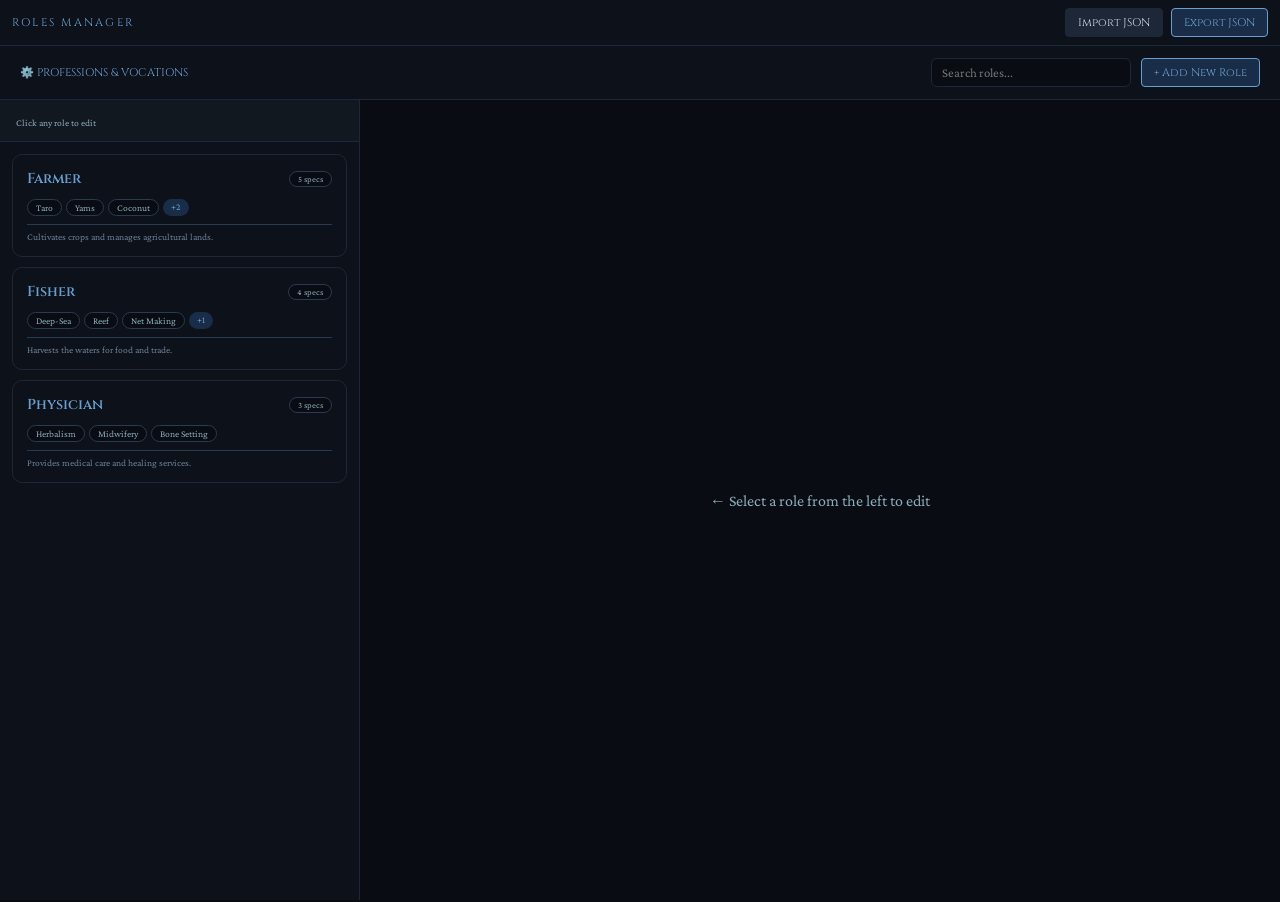
<file: roles.html>
<!DOCTYPE html>
<html lang="en">
<head>
  <meta charset="UTF-8">
  <meta name="viewport" content="width=device-width, initial-scale=1.0, user-scalable=yes">
  <title>Roles Manager</title>
  <link rel="preconnect" href="https://fonts.googleapis.com">
  <link href="https://fonts.googleapis.com/css2?family=Cinzel:wght@400;600;700;900&family=Crimson+Pro:ital,wght@0,300;0,400;0,600;1,300;1,400&display=swap" rel="stylesheet">
  <link rel="stylesheet" href="stillwaters.css">
</head>
<body>

<div class="topbar">
  <div class="title">ROLES MANAGER</div>
  <div style="flex:1"></div>
  <button id="importBtn" class="tb-btn">Import JSON</button>
  <button id="exportBtn" class="tb-btn primary">Export JSON</button>
</div>

<div style="display: flex; flex-direction: column; height: calc(100vh - 44px); overflow: hidden;">
  <div style="display: flex; justify-content: space-between; align-items: center; padding: 12px 20px; background: #0d1119; border-bottom: 1px solid #1e2738; flex-shrink: 0;">
    <div style="font-family: 'Cinzel', serif; font-size: 0.7rem; color: #6a9ecf;">⚙️ PROFESSIONS & VOCATIONS</div>
    <div style="display: flex; gap: 10px;">
      <input type="text" id="searchInput" placeholder="Search roles..." style="padding: 6px 10px; background: #090c12; border: 1px solid #1e2738; border-radius: 6px; color: #cdd5e0; width: 200px;">
      <button id="addRoleBtn" style="background: #1a2d48; border: 1px solid #6a9ecf; color: #6a9ecf; padding: 6px 12px; border-radius: 4px; cursor: pointer;">+ Add New Role</button>
    </div>
  </div>
  
  <div style="display: flex; flex: 1; overflow: hidden;">
    <!-- LEFT SIDEBAR -->
    <div style="width: 360px; border-right: 1px solid #1e2738; display: flex; flex-direction: column; overflow: hidden; background: #0d1119; flex-shrink: 0;">
      <div style="padding: 12px 16px; background: #121820; border-bottom: 1px solid #1e2738;">
        <span style="font-size: 0.6rem; color: #8aabb8;">Click any role to edit</span>
      </div>
      <div id="rolesGrid" style="flex: 1; overflow-y: auto; padding: 12px;"></div>
    </div>
    
    <!-- RIGHT PANEL -->
    <div id="detailPanel" style="flex: 1; overflow-y: auto; background: #090c12; padding: 20px;">
      <div style="display: flex; align-items: center; justify-content: center; height: 100%; color: #8aabb8; text-align: center;">
        ← Select a role from the left to edit
      </div>
    </div>
  </div>
</div>

<script>
  // ==================== MASTER DATA STRUCTURE ====================
  let masterData = {
    version: "2.0",
    lastUpdated: new Date().toISOString(),
    data: {
      characters: [],
      places: [],
      ranks: [],
      roles: [],
      locationTypes: [],
      governments: [],
      nameLists: {},
      cityNameParts: { prefixes: [], roots: [], suffixes: [] },
      currentYear: 1250
    }
  };
  
  let selectedRoleId = null;
  let searchTerm = '';
  
  function generateId() { return 'role_' + Date.now() + '_' + Math.random().toString(36).substr(2, 8); }
  
  // ==================== LOAD FULL MASTER DATA ====================
  function loadMasterData() {
    const stored = localStorage.getItem('stillwaters_master');
    if (stored) {
      try {
        const parsed = JSON.parse(stored);
        masterData = {
          version: parsed.version || "2.0",
          lastUpdated: parsed.lastUpdated || new Date().toISOString(),
          data: {
            characters: parsed.data?.characters || [],
            places: parsed.data?.places || [],
            ranks: parsed.data?.ranks || [],
            roles: parsed.data?.roles || [],
            locationTypes: parsed.data?.locationTypes || [],
            governments: parsed.data?.governments || [],
            nameLists: parsed.data?.nameLists || {},
            cityNameParts: parsed.data?.cityNameParts || { prefixes: [], roots: [], suffixes: [] },
            currentYear: parsed.data?.currentYear || 1250
          }
        };
      } catch(e) { console.error('Error loading master data', e); }
    }
    
    // Initialize default roles if none exist
    if (!masterData.data.roles.length) {
      masterData.data.roles = [
        { id: generateId(), name: "Farmer", specializations: ["Taro", "Yams", "Coconut", "Sugarcane", "Breadfruit"], notes: "Cultivates crops and manages agricultural lands." },
        { id: generateId(), name: "Fisher", specializations: ["Deep-Sea", "Reef", "Net Making", "Shellfish"], notes: "Harvests the waters for food and trade." },
        { id: generateId(), name: "Physician", specializations: ["Herbalism", "Midwifery", "Bone Setting"], notes: "Provides medical care and healing services." }
      ];
      saveMasterData();
    }
  }
  
  function saveMasterData() {
    masterData.lastUpdated = new Date().toISOString();
    localStorage.setItem('stillwaters_master', JSON.stringify(masterData));
  }
  
  function getRoles() { return masterData.data.roles; }
  function setRoles(roles) { masterData.data.roles = roles; saveMasterData(); }
  
  // ==================== RENDER ROLES GRID ====================
  function renderRolesGrid() {
    const container = document.getElementById('rolesGrid');
    let roles = getRoles();
    
    if (searchTerm) {
      roles = roles.filter(r => r.name.toLowerCase().includes(searchTerm.toLowerCase()));
    }
    
    if (roles.length === 0) {
      container.innerHTML = '<div style="padding: 40px; text-align: center; color: #8aabb8;">No roles found</div>';
      return;
    }
    
    container.innerHTML = roles.map(role => `
      <div onclick="selectRole('${role.id}')" style="
        background: ${selectedRoleId === role.id ? '#1a2d48' : '#0d1119'};
        border: 1px solid ${selectedRoleId === role.id ? '#6a9ecf' : '#1e2738'};
        border-radius: 10px;
        padding: 14px;
        margin-bottom: 10px;
        cursor: pointer;
        transition: all 0.2s;
      " onmouseover="this.style.borderColor='#6a9ecf'" onmouseout="this.style.borderColor='${selectedRoleId === role.id ? '#6a9ecf' : '#1e2738'}'">
        <div style="display: flex; justify-content: space-between; align-items: center; gap: 10px;">
          <div style="
            font-family: 'Cinzel', serif;
            font-size: 0.9rem;
            font-weight: 600;
            color: #6a9ecf;
            line-height: 1.4;
            flex: 1;
          ">${escapeHtml(role.name)}</div>
          <div style="
            font-size: 0.55rem;
            padding: 2px 8px;
            border-radius: 20px;
            background: #090c12;
            border: 1px solid #2a3a50;
            color: #8aabb8;
            white-space: nowrap;
          ">${role.specializations?.length || 0} specs</div>
        </div>
        <div style="display: flex; flex-wrap: wrap; gap: 4px; margin-top: 10px;">
          ${(role.specializations || []).slice(0, 3).map(s => `<span style="background: #090c12; border: 1px solid #2a3a50; border-radius: 12px; padding: 2px 8px; font-size: 0.6rem; color: #8aabb8;">${escapeHtml(s)}</span>`).join('')}
          ${(role.specializations?.length || 0) > 3 ? `<span style="background: #1a2d48; border-color: #6a9ecf; color: #6a9ecf; border-radius: 12px; padding: 2px 8px; font-size: 0.6rem;">+${role.specializations.length - 3}</span>` : ''}
        </div>
        ${role.notes ? `<div style="font-size: 0.6rem; color: #6a8098; margin-top: 8px; padding-top: 6px; border-top: 1px solid #2a3a50;">${escapeHtml(role.notes.substring(0, 60))}${role.notes.length > 60 ? '...' : ''}</div>` : ''}
      </div>
    `).join('');
  }
  
  function selectRole(id) {
    selectedRoleId = id;
    renderRolesGrid();
    
    const role = getRoles().find(r => r.id === id);
    if (!role) return;
    
    document.getElementById('detailPanel').innerHTML = `
      <div style="background: #0d1119; border: 1px solid #1e2738; border-radius: 12px; overflow: hidden; display: flex; flex-direction: column; height: 100%;">
        <div style="padding: 16px 20px; background: #121820; border-bottom: 1px solid #1e2738; display: flex; justify-content: space-between; align-items: center; flex-shrink: 0;">
          <h2 style="margin: 0; font-size: 0.8rem; font-family: 'Cinzel', serif; color: #6a9ecf;">✎ Edit: ${escapeHtml(role.name)}</h2>
          <button id="deleteBtn" style="background: #2a1a1a; border: 1px solid #8a3020; color: #c08080; padding: 4px 12px; border-radius: 4px; cursor: pointer;">Delete Role</button>
        </div>
        <div style="padding: 20px; flex: 1; overflow-y: auto;">
          <form id="roleForm">
            <div style="margin-bottom: 16px;">
              <label style="display: block; font-size: 0.65rem; font-family: 'Cinzel', serif; color: #6a9ecf; margin-bottom: 6px;">Role Name</label>
              <input type="text" id="roleName" value="${escapeHtml(role.name)}" required style="width: 100%; padding: 8px 10px; background: #090c12; border: 1px solid #1e2738; color: #cdd5e0; border-radius: 6px; font-size: 0.8rem;">
            </div>
            
            <div style="margin-bottom: 16px;">
              <label style="display: block; font-size: 0.65rem; font-family: 'Cinzel', serif; color: #6a9ecf; margin-bottom: 6px;">Specializations</label>
              <div id="specsList" style="margin-bottom: 10px;">
                ${(role.specializations || []).map((spec, i) => `
                  <span style="display: inline-flex; align-items: center; gap: 6px; background: #090c12; border: 1px solid #2a3a50; border-radius: 20px; padding: 4px 10px; font-size: 0.7rem; margin-right: 6px; margin-bottom: 6px;">
                    ${escapeHtml(spec)}
                    <button type="button" class="remove-spec" data-index="${i}" style="background: none; border: none; color: #c08080; cursor: pointer;">✖</button>
                  </span>
                `).join('') || '<span style="color:#6a8098; font-size:0.7rem;">No specializations added yet.</span>'}
              </div>
              <div style="display: flex; gap: 8px;">
                <input type="text" id="newSpec" placeholder="New specialization..." style="flex: 1; padding: 6px 10px; background: #090c12; border: 1px solid #1e2738; border-radius: 6px; color: #cdd5e0;">
                <button type="button" id="addSpecBtn" style="background: #1e2738; border: 1px solid #1e2738; color: #cdd5e0; padding: 6px 12px; border-radius: 4px; cursor: pointer;">+ Add</button>
              </div>
            </div>
            
            <div style="margin-bottom: 16px;">
              <label style="display: block; font-size: 0.65rem; font-family: 'Cinzel', serif; color: #6a9ecf; margin-bottom: 6px;">Notes</label>
              <textarea id="roleNotes" rows="4" style="width: 100%; padding: 8px 10px; background: #090c12; border: 1px solid #1e2738; color: #cdd5e0; border-radius: 6px; font-size: 0.8rem;">${escapeHtml(role.notes || '')}</textarea>
            </div>
          </form>
        </div>
        <div style="padding: 16px 20px; border-top: 1px solid #1e2738; display: flex; justify-content: flex-end; flex-shrink: 0;">
          <button type="submit" form="roleForm" style="background: #1a2d48; border: 1px solid #6a9ecf; color: #6a9ecf; padding: 8px 20px; border-radius: 4px; cursor: pointer;">💾 Save Changes</button>
        </div>
      </div>
    `;
    
    document.getElementById('roleForm').onsubmit = (e) => {
      e.preventDefault();
      saveRole(role.id);
    };
    
    document.getElementById('addSpecBtn').onclick = () => addSpecialization(role.id);
    document.getElementById('deleteBtn').onclick = () => deleteRole(role.id);
    
    document.getElementById('newSpec').onkeypress = (e) => {
      if (e.key === 'Enter') { e.preventDefault(); addSpecialization(role.id); }
    };
    
    document.querySelectorAll('.remove-spec').forEach(btn => {
      btn.onclick = (e) => {
        e.preventDefault();
        const idx = parseInt(btn.getAttribute('data-index'));
        removeSpecialization(role.id, idx);
      };
    });
  }
  
  function addSpecialization(roleId) {
    const input = document.getElementById('newSpec');
    const newSpec = input.value.trim();
    if (!newSpec) return;
    
    const roles = getRoles();
    const role = roles.find(r => r.id === roleId);
    if (role) {
      if (!role.specializations) role.specializations = [];
      if (!role.specializations.includes(newSpec)) {
        role.specializations.push(newSpec);
        setRoles(roles);
        selectRole(roleId);
        renderRolesGrid();
        showToast(`Added "${newSpec}"`);
      } else {
        showToast('Already exists');
      }
    }
    input.value = '';
  }
  
  function removeSpecialization(roleId, index) {
    const roles = getRoles();
    const role = roles.find(r => r.id === roleId);
    if (role && role.specializations && role.specializations[index]) {
      role.specializations.splice(index, 1);
      setRoles(roles);
      selectRole(roleId);
      renderRolesGrid();
      showToast('Removed');
    }
  }
  
  function saveRole(roleId) {
    const roles = getRoles();
    const role = roles.find(r => r.id === roleId);
    if (!role) return;
    
    const newName = document.getElementById('roleName').value.trim();
    if (!newName) {
      showToast('Name required');
      return;
    }
    
    role.name = newName;
    role.notes = document.getElementById('roleNotes').value;
    setRoles(roles);
    renderRolesGrid();
    selectRole(roleId);
    showToast(`Saved "${role.name}"`);
  }
  
  function deleteRole(roleId) {
    if (!confirm('Delete this role permanently?')) return;
    const roles = getRoles().filter(r => r.id !== roleId);
    setRoles(roles);
    selectedRoleId = null;
    renderRolesGrid();
    document.getElementById('detailPanel').innerHTML = '<div style="display: flex; align-items: center; justify-content: center; height: 100%; color: #8aabb8;">Role deleted. Select another role from the left.</div>';
    showToast('Role deleted');
  }
  
  function addNewRole() {
    const name = prompt('Enter role name:');
    if (!name || !name.trim()) return;
    
    const roles = getRoles();
    const newRole = {
      id: generateId(),
      name: name.trim(),
      specializations: [],
      notes: ''
    };
    roles.push(newRole);
    setRoles(roles);
    renderRolesGrid();
    selectRole(newRole.id);
    showToast(`Created "${name.trim()}"`);
  }
  
  // ==================== FIXED EXPORT - PRESERVES ALL DATA ====================
  function exportData() {
    // Create a complete export with ALL data from masterData
    const exportObj = {
      type: "master",
      version: masterData.version,
      exportDate: new Date().toISOString(),
      data: {
        characters: masterData.data.characters,
        places: masterData.data.places,
        ranks: masterData.data.ranks,
        roles: masterData.data.roles,
        locationTypes: masterData.data.locationTypes,
        governments: masterData.data.governments,
        nameLists: masterData.data.nameLists,
        cityNameParts: masterData.data.cityNameParts,
        currentYear: masterData.data.currentYear
      }
    };
    
    const dataStr = JSON.stringify(exportObj, null, 2);
    const blob = new Blob([dataStr], { type: 'application/json' });
    const a = document.createElement('a');
    a.href = URL.createObjectURL(blob);
    a.download = `stillwaters_master_${new Date().toISOString().slice(0,19).replace(/:/g, '-')}.json`;
    a.click();
    URL.revokeObjectURL(a.href);
    showToast('Full master data exported (characters, places, ranks, roles, etc.)');
  }
  
  // ==================== FIXED IMPORT - MERGES WITHOUT WIPING ====================
  function importData() {
    const input = document.createElement('input');
    input.type = 'file';
    input.accept = 'application/json';
    input.onchange = (e) => {
      const file = e.target.files[0];
      const reader = new FileReader();
      reader.onload = (ev) => {
        try {
          const imported = JSON.parse(ev.target.result);
          
          // Handle different import formats
          let importedData = null;
          
          if (imported.type === "master" && imported.data) {
            importedData = imported.data;
          } else if (imported.data) {
            importedData = imported.data;
          } else {
            importedData = imported;
          }
          
          // MERGE roles (don't replace, add new ones, update existing)
          if (importedData.roles && Array.isArray(importedData.roles)) {
            const currentRoles = masterData.data.roles;
            
            importedData.roles.forEach(importedRole => {
              const existingIndex = currentRoles.findIndex(r => r.id === importedRole.id);
              if (existingIndex !== -1) {
                // Update existing role (preserve ID, merge data)
                currentRoles[existingIndex] = { ...currentRoles[existingIndex], ...importedRole };
              } else {
                // Add new role
                if (!importedRole.id) importedRole.id = generateId();
                if (!importedRole.specializations) importedRole.specializations = [];
                if (!importedRole.notes) importedRole.notes = '';
                currentRoles.push(importedRole);
              }
            });
            
            masterData.data.roles = currentRoles;
          }
          
          // MERGE characters (add new ones, don't wipe existing)
          if (importedData.characters && Array.isArray(importedData.characters)) {
            const currentChars = masterData.data.characters;
            importedData.characters.forEach(importedChar => {
              const existingIndex = currentChars.findIndex(c => c.id === importedChar.id);
              if (existingIndex === -1) {
                currentChars.push(importedChar);
              }
            });
          }
          
          // MERGE places
          if (importedData.places && Array.isArray(importedData.places)) {
            const currentPlaces = masterData.data.places;
            importedData.places.forEach(importedPlace => {
              const existingIndex = currentPlaces.findIndex(p => p.id === importedPlace.id);
              if (existingIndex === -1) {
                currentPlaces.push(importedPlace);
              }
            });
          }
          
          // MERGE ranks
          if (importedData.ranks && Array.isArray(importedData.ranks)) {
            const currentRanks = masterData.data.ranks;
            importedData.ranks.forEach(importedRank => {
              const existingIndex = currentRanks.findIndex(r => r.id === importedRank.id);
              if (existingIndex === -1) {
                currentRanks.push(importedRank);
              }
            });
          }
          
          // MERGE locationTypes
          if (importedData.locationTypes && Array.isArray(importedData.locationTypes)) {
            const currentTypes = masterData.data.locationTypes;
            importedData.locationTypes.forEach(importedType => {
              const existingIndex = currentTypes.findIndex(t => t.id === importedType.id);
              if (existingIndex === -1) {
                currentTypes.push(importedType);
              }
            });
          }
          
          // MERGE governments
          if (importedData.governments && Array.isArray(importedData.governments)) {
            const currentGovs = masterData.data.governments;
            importedData.governments.forEach(importedGov => {
              const existingIndex = currentGovs.findIndex(g => g.id === importedGov.id);
              if (existingIndex === -1) {
                currentGovs.push(importedGov);
              }
            });
          }
          
          // MERGE nameLists
          if (importedData.nameLists && typeof importedData.nameLists === 'object') {
            Object.keys(importedData.nameLists).forEach(countryId => {
              if (!masterData.data.nameLists[countryId]) {
                masterData.data.nameLists[countryId] = { male: [], female: [], surnames: [] };
              }
              const src = importedData.nameLists[countryId];
              if (src.male) src.male.forEach(n => { if (!masterData.data.nameLists[countryId].male.includes(n)) masterData.data.nameLists[countryId].male.push(n); });
              if (src.female) src.female.forEach(n => { if (!masterData.data.nameLists[countryId].female.includes(n)) masterData.data.nameLists[countryId].female.push(n); });
              if (src.surnames) src.surnames.forEach(n => { if (!masterData.data.nameLists[countryId].surnames.includes(n)) masterData.data.nameLists[countryId].surnames.push(n); });
            });
          }
          
          // Update current year if present
          if (importedData.currentYear) {
            masterData.data.currentYear = importedData.currentYear;
          }
          
          // Save everything
          saveMasterData();
          
          // Refresh display
          renderRolesGrid();
          if (selectedRoleId) {
            const roleExists = masterData.data.roles.some(r => r.id === selectedRoleId);
            if (roleExists) selectRole(selectedRoleId);
            else selectedRoleId = null;
          }
          
          showToast(`Imported successfully! ${importedData.roles?.length || 0} roles, ${importedData.characters?.length || 0} characters, etc. (merged, not replaced)`);
        } catch(err) { alert('Invalid JSON: ' + err.message); }
      };
      reader.readAsText(file);
    };
    input.click();
  }
  
  function showToast(msg) {
    let container = document.getElementById('toast-container');
    if (!container) {
      container = document.createElement('div');
      container.id = 'toast-container';
      container.style.position = 'fixed';
      container.style.bottom = '20px';
      container.style.right = '20px';
      container.style.zIndex = '9999';
      document.body.appendChild(container);
    }
    const toast = document.createElement('div');
    toast.style.background = '#0d1119';
    toast.style.border = '1px solid #6a9ecf';
    toast.style.borderRadius = '4px';
    toast.style.padding = '8px 16px';
    toast.style.color = '#6a9ecf';
    toast.style.fontFamily = "'Cinzel', serif";
    toast.style.fontSize = '0.75rem';
    toast.innerText = msg;
    container.appendChild(toast);
    setTimeout(() => toast.remove(), 2500);
  }
  
  function escapeHtml(str) {
    if (!str) return '';
    return String(str).replace(/[&<>]/g, m => m === '&' ? '&amp;' : m === '<' ? '&lt;' : '&gt;');
  }
  
  window.selectRole = selectRole;
  
  // ==================== INIT ====================
  loadMasterData();
  renderRolesGrid();
  
  document.getElementById('addRoleBtn').onclick = addNewRole;
  document.getElementById('importBtn').onclick = importData;
  document.getElementById('exportBtn').onclick = exportData;
  document.getElementById('searchInput').oninput = (e) => {
    searchTerm = e.target.value;
    renderRolesGrid();
  };
</script>
</body>
</html>
</file>
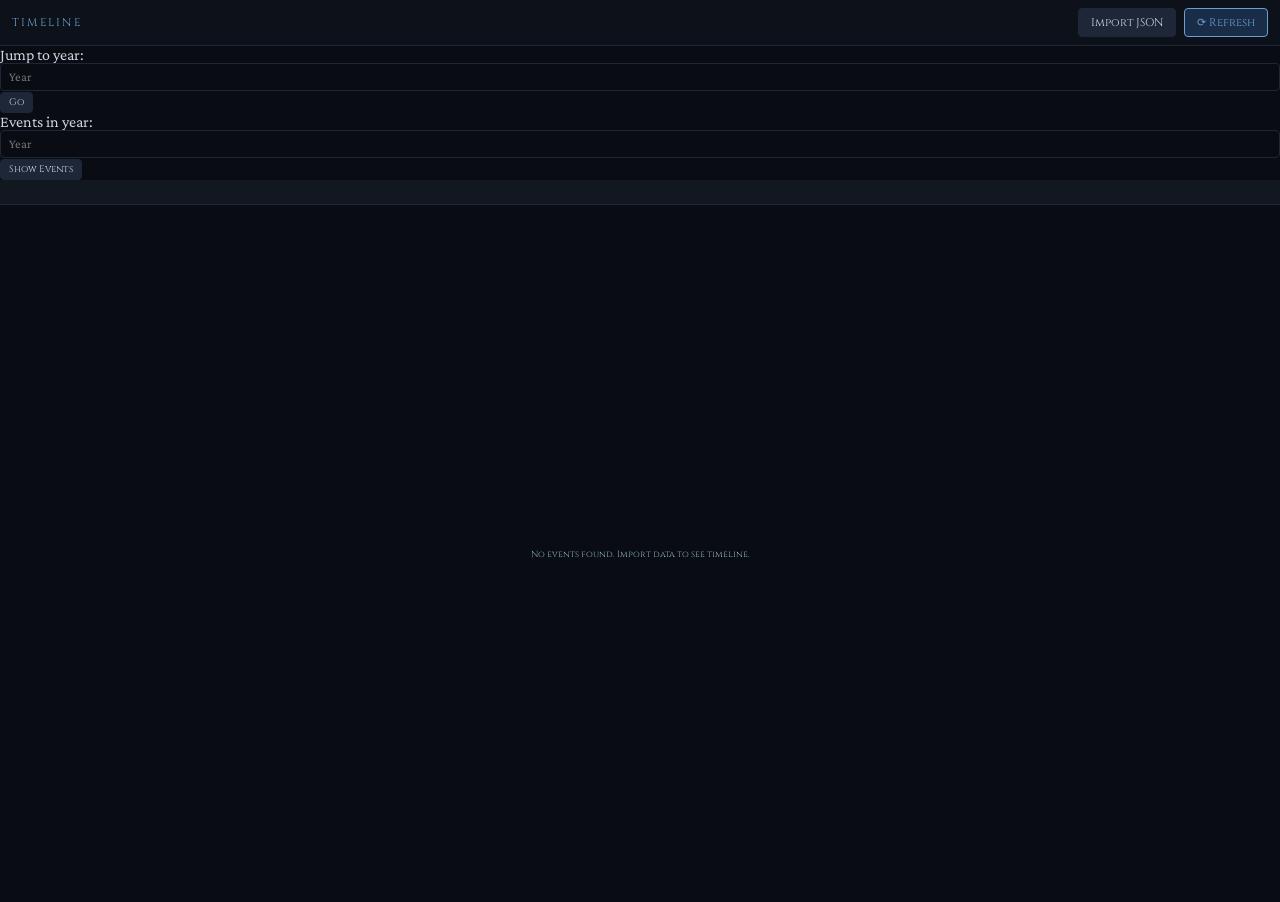
<file: timeline.html>
<!DOCTYPE html>
<html lang="en">
<head>
  <meta charset="UTF-8">
  <meta name="viewport" content="width=device-width, initial-scale=1.0, user-scalable=yes">
  <title>Timeline</title>
  <link rel="preconnect" href="https://fonts.googleapis.com">
  <link href="https://fonts.googleapis.com/css2?family=Cinzel:wght@400;600;700;900&family=Crimson+Pro:ital,wght@0,300;0,400;0,600;1,300;1,400&display=swap" rel="stylesheet">
  <link rel="stylesheet" href="stillwaters.css">
</head>
<body>

<div class="topbar">
  <div class="title">TIMELINE</div>
  <div style="flex:1"></div>
  <button id="importBtn" class="tb-btn">Import JSON</button>
  <button id="refreshBtn" class="tb-btn primary">⟳ Refresh</button>
</div>

<div class="timeline-app">
  <div class="toolbar">
    <div class="year-input">
      <span>Jump to year:</span>
      <input type="number" id="jumpYear" placeholder="Year">
      <button id="jumpBtn" class="btn small">Go</button>
    </div>
    <div class="year-input">
      <span>Events in year:</span>
      <input type="number" id="yearEventsInput" placeholder="Year">
      <button id="showYearEventsBtn" class="btn small">Show Events</button>
    </div>
  </div>
  
  <div class="stats-bar" id="statsBar"></div>
  
  <div class="timeline-container" id="timelineContainer">
    <div class="empty-state">Loading timeline... Please import data or refresh.</div>
  </div>
</div>

<!-- Event Details Modal -->
<div id="eventModal" class="modal">
  <div class="modal-content">
    <h3 id="modalTitle">Event Details</h3>
    <div id="modalContent"></div>
    <div class="modal-buttons">
      <button id="closeEventModal" class="btn">Close</button>
    </div>
  </div>
</div>

<!-- Year Events Modal -->
<div id="yearModal" class="modal">
  <div class="modal-content">
    <h3 id="yearModalTitle">Events in Year</h3>
    <div id="yearModalContent" class="year-events-list"></div>
    <div class="modal-buttons">
      <button id="closeYearModal" class="btn">Close</button>
    </div>
  </div>
</div>

<script>
  // ==================== DATA STORES ====================
  let masterData = {
    version: "2.0",
    data: {
      characters: [],
      places: [],
      ranks: [],
      roles: [],
      currentYear: 1250
    }
  };
  
  let allEvents = [];
  let minYear = Infinity;
  let maxYear = -Infinity;
  
  // ==================== LOAD DATA ====================
  function loadMasterData() {
    const stored = localStorage.getItem('stillwaters_master');
    if (stored) {
      try {
        const parsed = JSON.parse(stored);
        masterData = {
          version: parsed.version || "2.0",
          data: {
            characters: parsed.data?.characters || [],
            places: parsed.data?.places || [],
            ranks: parsed.data?.ranks || [],
            roles: parsed.data?.roles || [],
            locationTypes: parsed.data?.locationTypes || [],
            governments: parsed.data?.governments || [],
            nameLists: parsed.data?.nameLists || {},
            currentYear: parsed.data?.currentYear || 1250
          }
        };
      } catch(e) { console.error('Error loading master data', e); }
    }
  }
  
  function getPlaceName(placeId) {
    if (!placeId) return 'Unknown';
    const place = masterData.data.places.find(p => p.id === placeId);
    return place?.displayName || 'Unknown';
  }
  
  // ==================== BUILD EVENTS ====================
  function buildEvents() {
    allEvents = [];
    const characters = masterData.data.characters;
    const currentYear = masterData.data.currentYear;
    
    characters.forEach(char => {
      // Birth event
      if (char.birthYear) {
        allEvents.push({
          year: char.birthYear,
          type: 'birth',
          title: `${char.name} ${char.surname || ''} was born`,
          details: `Born in ${getPlaceName(char.birthplaceId)}`,
          character: char,
          characterId: char.id
        });
        if (char.birthYear < minYear) minYear = char.birthYear;
        if (char.birthYear > maxYear) maxYear = char.birthYear;
      }
      
      // Death event
      if (char.isDeceased && char.deathYear) {
        allEvents.push({
          year: char.deathYear,
          type: 'death',
          title: `${char.name} ${char.surname || ''} died`,
          details: `Cause: ${char.deathCause || 'Unknown'}`,
          character: char,
          characterId: char.id
        });
        if (char.deathYear < minYear) minYear = char.deathYear;
        if (char.deathYear > maxYear) maxYear = char.deathYear;
      }
      
      // Move events
      if (char.moves && char.moves.length) {
        char.moves.forEach(move => {
          if (move.year) {
            allEvents.push({
              year: move.year,
              type: 'move',
              title: `${char.name} ${char.surname || ''} moved`,
              details: `Moved to ${getPlaceName(move.locationId)}${move.note ? ` (${move.note})` : ''}`,
              character: char,
              characterId: char.id,
              moveData: move
            });
            if (move.year < minYear) minYear = move.year;
            if (move.year > maxYear) maxYear = move.year;
          }
        });
      }
      
      // Relationship events
      if (char.relationships && char.relationships.length) {
        char.relationships.forEach(rel => {
          const partner = characters.find(p => p.id === rel.partnerId);
          if (partner && rel.startYear) {
            allEvents.push({
              year: rel.startYear,
              type: 'relationship-start',
              title: `${char.name} and ${partner.name} started a relationship`,
              details: `Type: ${rel.type}${rel.notes ? ` - ${rel.notes}` : ''}`,
              character: char,
              characterId: char.id,
              partner: partner,
              relationship: rel
            });
            if (rel.startYear < minYear) minYear = rel.startYear;
            if (rel.startYear > maxYear) maxYear = rel.startYear;
          }
          
          if (partner && rel.endYear && (rel.status === 'terminated' || rel.status === 'widowed')) {
            allEvents.push({
              year: rel.endYear,
              type: 'relationship-end',
              title: `${char.name} and ${partner.name} ended their relationship`,
              details: `Status: ${rel.status === 'widowed' ? 'Widowed' : 'Terminated'}${rel.notes ? ` - ${rel.notes}` : ''}`,
              character: char,
              characterId: char.id,
              partner: partner,
              relationship: rel
            });
            if (rel.endYear < minYear) minYear = rel.endYear;
            if (rel.endYear > maxYear) maxYear = rel.endYear;
          }
        });
      }
    });
    
    // Sort events by year
    allEvents.sort((a, b) => a.year - b.year);
    
    // Add a small buffer for empty years
    if (minYear === Infinity) minYear = 1000;
    if (maxYear === -Infinity) maxYear = currentYear;
    minYear = Math.min(minYear, 1000);
    maxYear = Math.max(maxYear, currentYear);
  }
  
  // ==================== RENDER TIMELINE ====================
  function renderTimeline() {
    const container = document.getElementById('timelineContainer');
    
    if (allEvents.length === 0) {
      container.innerHTML = '<div class="empty-state">No events found. Import data to see timeline.</div>';
      return;
    }
    
    // Group events by year
    const eventsByYear = {};
    allEvents.forEach(event => {
      if (!eventsByYear[event.year]) eventsByYear[event.year] = [];
      eventsByYear[event.year].push(event);
    });
    
    // Get all years from min to max
    const years = [];
    for (let y = minYear; y <= maxYear; y++) {
      years.push(y);
    }
    
    // Update stats
    const uniqueYears = Object.keys(eventsByYear).length;
    document.getElementById('statsBar').innerHTML = `
      <span>Span: ${minYear} - ${maxYear}</span>
      <span>Years with events: ${uniqueYears}</span>
      <span>Total events: ${allEvents.length}</span>
      <span>Characters: ${masterData.data.characters.length}</span>
    `;
    
    // Render timeline
    container.innerHTML = `
      <div class="timeline-line">
        ${years.map(year => {
          const yearEvents = eventsByYear[year] || [];
          const hasEvents = yearEvents.length > 0;
          
          return `
            <div class="timeline-year">
              <div class="year-marker" data-year="${year}" style="background: ${hasEvents ? 'var(--accent)' : 'var(--border2)'}">
                ${hasEvents ? '●' : '○'}
              </div>
              <div class="year-label">Year ${year}</div>
              <div class="events-list">
                ${yearEvents.map(event => `
                  <div class="event-item" data-event-idx="${allEvents.indexOf(event)}">
                    <span class="event-type ${event.type}">${getEventTypeLabel(event.type)}</span>
                    <span class="event-title">${escapeHtml(event.title)}</span>
                    <div class="event-details">${escapeHtml(event.details)}</div>
                  </div>
                `).join('')}
              </div>
            </div>
          `;
        }).join('')}
      </div>
    `;
    
    // Add click handlers for year markers
    document.querySelectorAll('.year-marker').forEach(marker => {
      marker.addEventListener('click', (e) => {
        e.stopPropagation();
        const year = parseInt(marker.getAttribute('data-year'));
        showYearEvents(year);
      });
    });
    
    // Add click handlers for events
    document.querySelectorAll('.event-item').forEach(item => {
      item.addEventListener('click', (e) => {
        e.stopPropagation();
        const eventIdx = parseInt(item.getAttribute('data-event-idx'));
        showEventDetails(eventIdx);
      });
    });
  }
  
  function getEventTypeLabel(type) {
    const labels = {
      'birth': 'BIRTH',
      'death': 'DEATH',
      'move': 'MOVE',
      'relationship-start': 'RELATIONSHIP START',
      'relationship-end': 'RELATIONSHIP END'
    };
    return labels[type] || type.toUpperCase();
  }
  
  // ==================== SHOW EVENT DETAILS ====================
  function showEventDetails(eventIdx) {
    const event = allEvents[eventIdx];
    if (!event) return;
    
    const modal = document.getElementById('eventModal');
    const modalTitle = document.getElementById('modalTitle');
    const modalContent = document.getElementById('modalContent');
    
    modalTitle.textContent = `${getEventTypeLabel(event.type)} - Year ${event.year}`;
    
    let detailsHtml = `
      <div class="event-detail-item">
        <div class="character-name" data-id="${event.characterId}">${escapeHtml(event.character.name)} ${escapeHtml(event.character.surname || '')}</div>
        <div style="margin-top: 8px;">
          <strong>Event:</strong> ${escapeHtml(event.title)}<br>
          <strong>Details:</strong> ${escapeHtml(event.details)}<br>
          <strong>Year:</strong> ${event.year}
        </div>
    `;
    
    if (event.partner) {
      detailsHtml += `
        <div style="margin-top: 8px;">
          <strong>With:</strong> <span class="character-name" data-id="${event.partner.id}">${escapeHtml(event.partner.name)} ${escapeHtml(event.partner.surname || '')}</span>
        </div>
      `;
    }
    
    if (event.type === 'move' && event.moveData) {
      detailsHtml += `
        <div style="margin-top: 8px;">
          <strong>From/To:</strong> ${event.moveData.note || 'No additional notes'}
        </div>
      `;
    }
    
    if (event.type === 'relationship-start' && event.relationship) {
      detailsHtml += `
        <div style="margin-top: 8px;">
          <strong>Relationship Type:</strong> ${event.relationship.type}<br>
          ${event.relationship.notes ? `<strong>Notes:</strong> ${escapeHtml(event.relationship.notes)}` : ''}
        </div>
      `;
    }
    
    if (event.type === 'relationship-end' && event.relationship) {
      detailsHtml += `
        <div style="margin-top: 8px;">
          <strong>End Reason:</strong> ${event.relationship.status === 'widowed' ? 'Death of partner' : 'Terminated'}<br>
          ${event.relationship.notes ? `<strong>Notes:</strong> ${escapeHtml(event.relationship.notes)}` : ''}
        </div>
      `;
    }
    
    if (event.character.isDeceased && event.character.deathCause && event.type !== 'death') {
      detailsHtml += `
        <div style="margin-top: 8px; color: var(--deceased);">
          Note: This character is deceased (${event.character.deathYear})
        </div>
      `;
    }
    
    detailsHtml += `</div>`;
    
    modalContent.innerHTML = detailsHtml;
    modal.classList.add('active');
    
    // Add click handlers for character names
    document.querySelectorAll('#modalContent .character-name').forEach(el => {
      el.addEventListener('click', () => {
        const charId = el.getAttribute('data-id');
        if (charId) {
          // You could open character in a new tab or show more details
          showToast(`Character ID: ${charId} - Would open character profile in full version`);
        }
      });
    });
  }
  
  // ==================== SHOW YEAR EVENTS ====================
  function showYearEvents(year) {
    const events = allEvents.filter(e => e.year === year);
    const modal = document.getElementById('yearModal');
    const modalTitle = document.getElementById('yearModalTitle');
    const modalContent = document.getElementById('yearModalContent');
    
    modalTitle.textContent = `Events in Year ${year}`;
    
    if (events.length === 0) {
      modalContent.innerHTML = '<div class="empty-state">No events recorded for this year</div>';
    } else {
      modalContent.innerHTML = events.map(event => `
        <div class="event-detail-item" data-event-idx="${allEvents.indexOf(event)}">
          <span class="event-type ${event.type}">${getEventTypeLabel(event.type)}</span>
          <div class="character-name" data-id="${event.characterId}">${escapeHtml(event.character.name)} ${escapeHtml(event.character.surname || '')}</div>
          <div style="margin-top: 6px; font-size: 0.7rem;">${escapeHtml(event.title)}</div>
          <div style="font-size: 0.65rem; color: var(--dim);">${escapeHtml(event.details)}</div>
        </div>
      `).join('');
      
      // Add click handlers for events in modal
      document.querySelectorAll('#yearModalContent .event-detail-item').forEach(item => {
        item.addEventListener('click', () => {
          const eventIdx = parseInt(item.getAttribute('data-event-idx'));
          modal.classList.remove('active');
          showEventDetails(eventIdx);
        });
      });
      
      // Add click handlers for character names
      document.querySelectorAll('#yearModalContent .character-name').forEach(el => {
        el.addEventListener('click', (e) => {
          e.stopPropagation();
          const charId = el.getAttribute('data-id');
          if (charId) showToast(`Character ID: ${charId}`);
        });
      });
    }
    
    modal.classList.add('active');
  }
  
  // ==================== JUMP TO YEAR ====================
  function jumpToYear() {
    const year = parseInt(document.getElementById('jumpYear').value);
    if (isNaN(year)) {
      showToast('Please enter a valid year');
      return;
    }
    
    const container = document.getElementById('timelineContainer');
    const yearElements = container.querySelectorAll('.timeline-year');
    
    for (let i = 0; i < yearElements.length; i++) {
      const yearEl = yearElements[i];
      const yearText = yearEl.querySelector('.year-label')?.textContent;
      if (yearText && yearText.includes(year.toString())) {
        yearEl.scrollIntoView({ behavior: 'smooth', block: 'center' });
        // Highlight the year marker temporarily
        const marker = yearEl.querySelector('.year-marker');
        if (marker) {
          marker.style.transform = 'scale(1.3)';
          marker.style.transition = 'transform 0.3s';
          setTimeout(() => {
            marker.style.transform = '';
          }, 1000);
        }
        return;
      }
    }
    
    showToast(`Year ${year} not found in timeline`);
  }
  
  // ==================== SHOW EVENTS IN SPECIFIC YEAR ====================
  function showEventsInYear() {
    const year = parseInt(document.getElementById('yearEventsInput').value);
    if (isNaN(year)) {
      showToast('Please enter a valid year');
      return;
    }
    showYearEvents(year);
  }
  
  // ==================== IMPORT DATA ====================
  function importData() {
    const input = document.createElement('input');
    input.type = 'file';
    input.accept = 'application/json';
    input.onchange = (e) => {
      const file = e.target.files[0];
      const reader = new FileReader();
      reader.onload = (ev) => {
        try {
          const imported = JSON.parse(ev.target.result);
          
          if (imported.type === "master" && imported.data) {
            masterData = {
              version: imported.version,
              data: imported.data
            };
          } else if (imported.data && imported.data.characters) {
            masterData = imported;
          } else if (imported.characters) {
            masterData = {
              version: "2.0",
              data: {
                characters: imported.characters,
                places: imported.places || [],
                ranks: imported.ranks || [],
                roles: imported.roles || [],
                currentYear: imported.currentYear || 1250
              }
            };
          } else if (Array.isArray(imported)) {
            masterData = {
              version: "2.0",
              data: {
                characters: imported,
                places: [],
                ranks: [],
                roles: [],
                currentYear: 1250
              }
            };
          }
          
          localStorage.setItem('stillwaters_master', JSON.stringify(masterData));
          refreshTimeline();
          showToast('Data imported successfully');
        } catch(err) { alert('Invalid JSON: ' + err.message); }
      };
      reader.readAsText(file);
    };
    input.click();
  }
  
  function refreshTimeline() {
    loadMasterData();
    buildEvents();
    renderTimeline();
  }
  
  function showToast(msg) {
    let container = document.getElementById('toast-container');
    if (!container) {
      container = document.createElement('div');
      container.id = 'toast-container';
      document.body.appendChild(container);
    }
    const toast = document.createElement('div');
    toast.className = 'toast';
    toast.innerText = msg;
    container.appendChild(toast);
    setTimeout(() => toast.remove(), 2500);
  }
  
  function escapeHtml(str) {
    if (!str) return '';
    return String(str).replace(/[&<>]/g, m => m === '&' ? '&amp;' : m === '<' ? '&lt;' : m === '>' ? '&gt;' : m);
  }
  
  // ==================== INIT ====================
  function init() {
    loadMasterData();
    buildEvents();
    renderTimeline();
    
    document.getElementById('importBtn').addEventListener('click', importData);
    document.getElementById('refreshBtn').addEventListener('click', refreshTimeline);
    document.getElementById('jumpBtn').addEventListener('click', jumpToYear);
    document.getElementById('showYearEventsBtn').addEventListener('click', showEventsInYear);
    document.getElementById('closeEventModal').addEventListener('click', () => {
      document.getElementById('eventModal').classList.remove('active');
    });
    document.getElementById('closeYearModal').addEventListener('click', () => {
      document.getElementById('yearModal').classList.remove('active');
    });
    
    // Enter key on inputs
    document.getElementById('jumpYear').addEventListener('keypress', (e) => {
      if (e.key === 'Enter') jumpToYear();
    });
    document.getElementById('yearEventsInput').addEventListener('keypress', (e) => {
      if (e.key === 'Enter') showEventsInYear();
    });
    
    window.addEventListener('click', (e) => {
      const eventModal = document.getElementById('eventModal');
      const yearModal = document.getElementById('yearModal');
      if (e.target === eventModal) eventModal.classList.remove('active');
      if (e.target === yearModal) yearModal.classList.remove('active');
    });
    
    window.addEventListener('storage', (e) => {
      if (e.key === 'stillwaters_master') {
        refreshTimeline();
      }
    });
  }
  
  init();
</script>
</body>
</html>
</file>
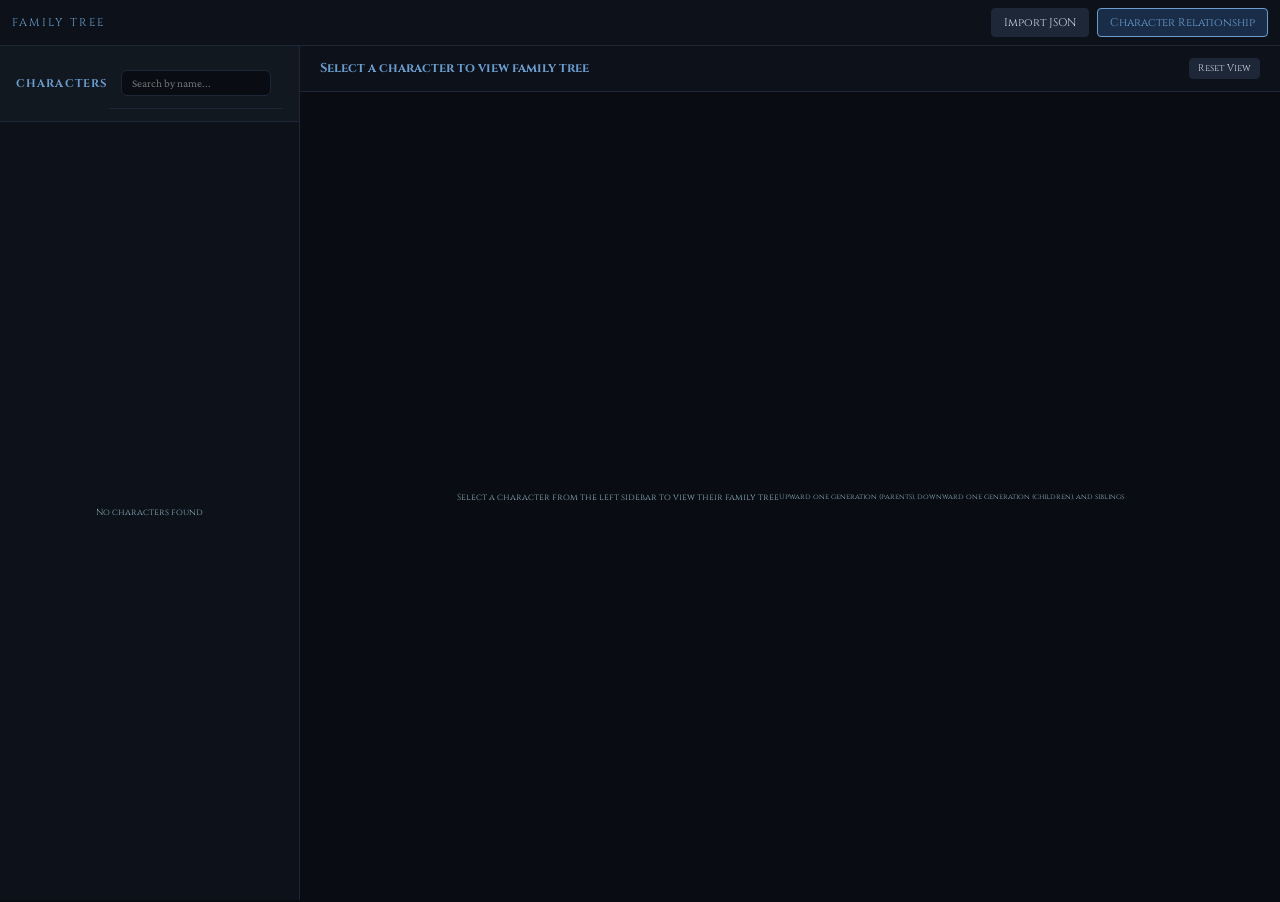
<file: tree.html>
<!DOCTYPE html>
<html lang="en">
<head>
  <meta charset="UTF-8">
  <meta name="viewport" content="width=device-width, initial-scale=1.0, user-scalable=yes">
  <title>Family Tree</title>
  <link rel="preconnect" href="https://fonts.googleapis.com">
  <link href="https://fonts.googleapis.com/css2?family=Cinzel:wght@400;600;700;900&family=Crimson+Pro:ital,wght@0,300;0,400;0,600;1,300;1,400&display=swap" rel="stylesheet">
  <link rel="stylesheet" href="stillwaters.css">

</head>
<body>

<div class="topbar">
  <div class="title">FAMILY TREE</div>
  <div style="flex:1"></div>
  <button id="importBtn" class="tb-btn">Import JSON</button>
  <button id="relationBtn" class="tb-btn primary">Character Relationship</button>
</div>

<div class="family-app">
  <div class="sidebar">
    <div class="sidebar-header">
      <h3>CHARACTERS</h3>
      <div class="search-box">
        <input type="text" id="searchInput" placeholder="Search by name...">
      </div>
    </div>
    <div class="character-list" id="characterList"></div>
  </div>
  
  <div class="main-panel">
    <div class="panel-toolbar">
      <h2 id="currentCharName">Select a character to view family tree</h2>
      <button id="resetViewBtn" class="btn small">Reset View</button>
    </div>
    <div class="panel-content" id="panelContent">
      <div class="empty-state">
        Select a character from the left sidebar to view their family tree<br>
        <small>Upward one generation (parents), downward one generation (children), and siblings</small>
      </div>
    </div>
  </div>
</div>

<!-- Relationship Modal -->
<div id="relationModal" class="modal">
  <div class="modal-content">
    <h3>Find Relationship</h3>
    <div class="char-selector">
      <label>Character 1</label>
      <select id="char1Select"></select>
    </div>
    <div class="char-selector">
      <label>Character 2</label>
      <select id="char2Select"></select>
    </div>
    <div id="relationshipResults"></div>
    <div class="modal-buttons">
      <button id="findRelationBtn" class="btn primary">Find Relationship</button>
      <button id="closeRelationModal" class="btn">Close</button>
    </div>
  </div>
</div>

<script>
  // ==================== DATA STORES ====================
  let masterData = {
    version: "2.0",
    data: {
      characters: [],
      places: [],
      ranks: [],
      roles: [],
      currentYear: 1250
    }
  };
  
  let currentCharacterId = null;
  
  // ==================== LOAD DATA ====================
  function loadMasterData() {
    const stored = localStorage.getItem('stillwaters_master');
    if (stored) {
      try {
        const parsed = JSON.parse(stored);
        masterData = {
          version: parsed.version || "2.0",
          data: {
            characters: parsed.data?.characters || [],
            places: parsed.data?.places || [],
            ranks: parsed.data?.ranks || [],
            roles: parsed.data?.roles || [],
            locationTypes: parsed.data?.locationTypes || [],
            governments: parsed.data?.governments || [],
            nameLists: parsed.data?.nameLists || {},
            currentYear: parsed.data?.currentYear || 1250
          }
        };
      } catch(e) { console.error('Error loading master data', e); }
    }
  }
  
  function calculateAge(birthYear, isDeceased, deathYear, currentYear) {
    if (!birthYear) return 0;
    if (isDeceased && deathYear) return deathYear - birthYear;
    return currentYear - birthYear;
  }
  
  function getPlaceName(placeId) {
    if (!placeId) return 'Unknown';
    const place = masterData.data.places.find(p => p.id === placeId);
    return place?.displayName || 'Unknown';
  }
  
  function getActiveRank(char) {
    if (!char.rankAssignments) return null;
    const active = char.rankAssignments.find(r => r.isActive);
    if (!active) return null;
    const rank = masterData.data.ranks.find(r => r.id === active.rankId);
    if (!rank) return null;
    return `${rank.symbol} ${rank.name}${active.rankNumber ? ` #${active.rankNumber}` : ''}`;
  }
  
  function getRoleName(roleId) {
    if (!roleId) return null;
    const role = masterData.data.roles.find(r => r.id === roleId);
    return role?.name || null;
  }
  
  // ==================== FAMILY RELATIONSHIPS ====================
  function getParents(charId) {
    const char = masterData.data.characters.find(c => c.id === charId);
    if (!char) return [];
    const parents = [];
    if (char.motherId) {
      const mother = masterData.data.characters.find(c => c.id === char.motherId);
      if (mother) parents.push(mother);
    }
    if (char.fatherId) {
      const father = masterData.data.characters.find(c => c.id === char.fatherId);
      if (father) parents.push(father);
    }
    return parents;
  }
  
  function getChildren(charId) {
    return masterData.data.characters.filter(c => c.motherId === charId || c.fatherId === charId);
  }
  
  function getSiblings(charId) {
    const char = masterData.data.characters.find(c => c.id === charId);
    if (!char) return [];
    return masterData.data.characters.filter(c => 
      c.id !== charId && 
      ((c.motherId && c.motherId === char.motherId) || 
       (c.fatherId && c.fatherId === char.fatherId))
    );
  }
  
  function getSpouses(charId) {
    const char = masterData.data.characters.find(c => c.id === charId);
    if (!char || !char.relationships) return [];
    const ongoingRelationships = char.relationships.filter(r => r.status === 'ongoing');
    return ongoingRelationships.map(r => masterData.data.characters.find(c => c.id === r.partnerId)).filter(p => p);
  }
  
  // ==================== RELATIONSHIP FINDER ====================
  function findAllRelationships(char1Id, char2Id) {
    if (char1Id === char2Id) return [{ type: "Same person", path: [] }];
    
    const relationships = [];
    
    // Check direct relationships
    const char1 = masterData.data.characters.find(c => c.id === char1Id);
    const char2 = masterData.data.characters.find(c => c.id === char2Id);
    
    // Parent-Child
    if (char1.motherId === char2Id || char1.fatherId === char2Id) {
      relationships.push({ type: "Parent", path: [`${char1.name} is child of ${char2.name}`] });
    }
    if (char2.motherId === char1Id || char2.fatherId === char1Id) {
      relationships.push({ type: "Parent", path: [`${char2.name} is child of ${char1.name}`] });
    }
    
    // Siblings
    if ((char1.motherId && char1.motherId === char2.motherId) ||
        (char1.fatherId && char1.fatherId === char2.fatherId)) {
      relationships.push({ type: "Siblings", path: [`${char1.name} and ${char2.name} share a parent`] });
    }
    
    // Spouses/Partners
    if (char1.relationships?.some(r => r.partnerId === char2Id && r.status === 'ongoing')) {
      relationships.push({ type: "Partners/Spouses", path: [`${char1.name} is partnered with ${char2.name}`] });
    }
    
    // Grandparents
    const char1Parents = getParents(char1Id);
    for (const parent of char1Parents) {
      if (parent.motherId === char2Id || parent.fatherId === char2Id) {
        relationships.push({ type: "Grandparent", path: [`${char2.name} is grandparent of ${char1.name}`] });
      }
    }
    
    const char2Parents = getParents(char2Id);
    for (const parent of char2Parents) {
      if (parent.motherId === char1Id || parent.fatherId === char1Id) {
        relationships.push({ type: "Grandparent", path: [`${char1.name} is grandparent of ${char2.name}`] });
      }
    }
    
    // Aunt/Uncle (parent's sibling)
    for (const parent of char1Parents) {
      const parentSiblings = getSiblings(parent.id);
      for (const sibling of parentSiblings) {
        if (sibling.id === char2Id) {
          relationships.push({ type: "Aunt/Uncle", path: [`${char2.name} is ${parent.gender === 'male' ? 'brother' : 'sister'} of ${parent.name}, who is parent of ${char1.name}`] });
        }
      }
    }
    
    for (const parent of char2Parents) {
      const parentSiblings = getSiblings(parent.id);
      for (const sibling of parentSiblings) {
        if (sibling.id === char1Id) {
          relationships.push({ type: "Aunt/Uncle", path: [`${char1.name} is ${parent.gender === 'male' ? 'brother' : 'sister'} of ${parent.name}, who is parent of ${char2.name}`] });
        }
      }
    }
    
    // Niece/Nephew (sibling's child)
    const char1Siblings = getSiblings(char1Id);
    for (const sibling of char1Siblings) {
      const siblingChildren = getChildren(sibling.id);
      for (const child of siblingChildren) {
        if (child.id === char2Id) {
          relationships.push({ type: "Niece/Nephew", path: [`${char2.name} is child of ${sibling.name}, who is sibling of ${char1.name}`] });
        }
      }
    }
    
    const char2Siblings = getSiblings(char2Id);
    for (const sibling of char2Siblings) {
      const siblingChildren = getChildren(sibling.id);
      for (const child of siblingChildren) {
        if (child.id === char1Id) {
          relationships.push({ type: "Niece/Nephew", path: [`${char1.name} is child of ${sibling.name}, who is sibling of ${char2.name}`] });
        }
      }
    }
    
    // Cousins (children of siblings)
    for (const parent1 of char1Parents) {
      const parent1Siblings = getSiblings(parent1.id);
      for (const auntUncle of parent1Siblings) {
        const cousins = getChildren(auntUncle.id);
        for (const cousin of cousins) {
          if (cousin.id === char2Id) {
            relationships.push({ type: "First Cousins", path: [`${char2.name} is child of ${auntUncle.name}, who is sibling of ${parent1.name} (parent of ${char1.name})`] });
          }
        }
      }
    }
    
    for (const parent2 of char2Parents) {
      const parent2Siblings = getSiblings(parent2.id);
      for (const auntUncle of parent2Siblings) {
        const cousins = getChildren(auntUncle.id);
        for (const cousin of cousins) {
          if (cousin.id === char1Id) {
            relationships.push({ type: "First Cousins", path: [`${char1.name} is child of ${auntUncle.name}, who is sibling of ${parent2.name} (parent of ${char2.name})`] });
          }
        }
      }
    }
    
    // In-laws (spouse's family)
    const char1Spouses = getSpouses(char1Id);
    for (const spouse of char1Spouses) {
      if (spouse.id === char2Id) {
        relationships.push({ type: "Spouse", path: [`${char1.name} is married/partnered to ${char2.name}`] });
      }
      const spouseParents = getParents(spouse.id);
      for (const spouseParent of spouseParents) {
        if (spouseParent.id === char2Id) {
          relationships.push({ type: "Parent-in-law", path: [`${char2.name} is parent of ${spouse.name}, who is spouse of ${char1.name}`] });
        }
      }
      const spouseChildren = getChildren(spouse.id);
      for (const spouseChild of spouseChildren) {
        if (spouseChild.id === char2Id) {
          relationships.push({ type: "Step-child", path: [`${char2.name} is child of ${spouse.name}, who is spouse of ${char1.name}`] });
        }
      }
    }
    
    const char2Spouses = getSpouses(char2Id);
    for (const spouse of char2Spouses) {
      if (spouse.id === char1Id) continue;
      const spouseParents = getParents(spouse.id);
      for (const spouseParent of spouseParents) {
        if (spouseParent.id === char1Id) {
          relationships.push({ type: "Parent-in-law", path: [`${char1.name} is parent of ${spouse.name}, who is spouse of ${char2.name}`] });
        }
      }
    }
    
    if (relationships.length === 0) {
      relationships.push({ type: "No direct relationship found", path: ["These characters are not directly related through blood or marriage."] });
    }
    
    return relationships;
  }
  
  // ==================== RENDER FUNCTIONS ====================
  function renderCharacterList() {
    const container = document.getElementById('characterList');
    const searchTerm = document.getElementById('searchInput').value.toLowerCase();
    const characters = masterData.data.characters;
    
    const filtered = characters.filter(c => 
      `${c.name} ${c.surname || ''}`.toLowerCase().includes(searchTerm)
    ).sort((a, b) => a.name.localeCompare(b.name));
    
    if (!filtered.length) {
      container.innerHTML = '<div class="empty-state" style="padding:20px;">No characters found</div>';
      return;
    }
    
    container.innerHTML = filtered.map(c => `
      <div class="char-list-item ${currentCharacterId === c.id ? 'selected' : ''}" data-id="${c.id}">
        <div class="char-list-name">${escapeHtml(c.name)} ${escapeHtml(c.surname || '')}</div>
        <div class="char-list-details">
          ${c.gender === 'male' ? '♂' : c.gender === 'female' ? '♀' : '⚥'} | 
          Age: ${calculateAge(c.birthYear, c.isDeceased, c.deathYear, masterData.data.currentYear)} |
          ${c.isDeceased ? '† Deceased' : 'Living'}
        </div>
      </div>
    `).join('');
    
    document.querySelectorAll('.char-list-item').forEach(item => {
      item.addEventListener('click', () => {
        const charId = item.getAttribute('data-id');
        selectCharacter(charId);
      });
    });
  }
  
  function selectCharacter(charId) {
    currentCharacterId = charId;
    renderCharacterList();
    renderFamilyTree(charId);
  }
  
  function renderFamilyTree(charId) {
    const char = masterData.data.characters.find(c => c.id === charId);
    if (!char) {
      document.getElementById('panelContent').innerHTML = '<div class="empty-state">Character not found</div>';
      return;
    }
    
    const parents = getParents(charId);
    const children = getChildren(charId);
    const siblings = getSiblings(charId);
    const spouses = getSpouses(charId);
    
    document.getElementById('currentCharName').textContent = `${char.name} ${char.surname || ''}`;
    
    const content = `
      <div class="tree-generation">
        <div class="generation-label">⬆️ PARENTS & ANCESTORS</div>
        <div class="tree-row">
          ${parents.length ? parents.map(p => renderFamilyCard(p, false)).join('') : '<div class="empty-state" style="padding:20px;">No parents recorded</div>'}
        </div>
      </div>
      
      <div class="tree-generation">
        <div class="generation-label">⭐ ${char.name} ${char.surname || ''}</div>
        <div class="tree-row">
          ${renderFamilyCard(char, true)}
        </div>
        ${spouses.length ? `
          <div class="generation-label" style="margin-top:12px;">SPOUSES / PARTNERS</div>
          <div class="tree-row">
            ${spouses.map(s => renderFamilyCard(s, false)).join('')}
          </div>
        ` : ''}
      </div>
      
      <div class="tree-generation">
        <div class="generation-label">⬇️ CHILDREN & DESCENDANTS</div>
        <div class="tree-row">
          ${children.length ? children.map(c => renderFamilyCard(c, false)).join('') : '<div class="empty-state" style="padding:20px;">No children recorded</div>'}
        </div>
      </div>
      
      <div class="tree-generation">
        <div class="generation-label">SIBLINGS</div>
        <div class="tree-row">
          ${siblings.length ? siblings.map(s => renderFamilyCard(s, false)).join('') : '<div class="empty-state" style="padding:20px;">No siblings recorded</div>'}
        </div>
      </div>
    `;
    
    document.getElementById('panelContent').innerHTML = content;
    
    document.querySelectorAll('.family-card').forEach(card => {
      card.addEventListener('click', (e) => {
        e.stopPropagation();
        const clickedId = card.getAttribute('data-id');
        if (clickedId) selectCharacter(clickedId);
      });
    });
  }
  
  function renderFamilyCard(char, isCentral) {
    const age = calculateAge(char.birthYear, char.isDeceased, char.deathYear, masterData.data.currentYear);
    const rank = getActiveRank(char);
    const role = char.currentRole ? getRoleName(char.currentRole.id) || char.currentRole.name : null;
    const birthplace = getPlaceName(char.birthplaceId);
    const currentLoc = getCurrentLocation(char);
    
    return `
      <div class="family-card ${isCentral ? 'central' : ''} ${char.isDeceased ? 'deceased' : ''}" data-id="${char.id}">
        <div class="card-name">${escapeHtml(char.name)} ${escapeHtml(char.surname || '')}</div>
        <div class="card-details">
          <div>${char.gender === 'male' ? '♂ Male' : char.gender === 'female' ? '♀ Female' : '⚥ Unknown'}</div>
          <div>${age} years ${char.isDeceased ? `(d. ${char.deathYear})` : ''}</div>
          <div>Born: ${birthplace}</div>
          <div>Current: ${currentLoc}</div>
          ${rank ? `<div>${escapeHtml(rank)}</div>` : ''}
          ${role ? `<div>${escapeHtml(role)}</div>` : ''}
        </div>
        ${!isCentral ? '<div class="relation-badge">Click to view</div>' : ''}
      </div>
    `;
  }
  
  function getCurrentLocation(char) {
    if (char.moves?.length) {
      const currentMove = char.moves[char.moves.length - 1];
      return getPlaceName(currentMove.locationId);
    }
    return getPlaceName(char.birthplaceId);
  }
  
  // ==================== RELATIONSHIP MODAL ====================
  function openRelationshipModal() {
    const modal = document.getElementById('relationModal');
    const char1Select = document.getElementById('char1Select');
    const char2Select = document.getElementById('char2Select');
    const characters = masterData.data.characters.sort((a, b) => a.name.localeCompare(b.name));
    
    char1Select.innerHTML = '<option value="">Select character...</option>' + 
      characters.map(c => `<option value="${c.id}">${escapeHtml(c.name)} ${escapeHtml(c.surname || '')}</option>`).join('');
    char2Select.innerHTML = '<option value="">Select character...</option>' + 
      characters.map(c => `<option value="${c.id}">${escapeHtml(c.name)} ${escapeHtml(c.surname || '')}</option>`).join('');
    
    document.getElementById('relationshipResults').innerHTML = '';
    modal.classList.add('active');
  }
  
  function findAndDisplayRelationship() {
    const char1Id = document.getElementById('char1Select').value;
    const char2Id = document.getElementById('char2Select').value;
    const resultsDiv = document.getElementById('relationshipResults');
    
    if (!char1Id || !char2Id) {
      resultsDiv.innerHTML = '<div class="warning-text">Please select both characters</div>';
      return;
    }
    
    const char1 = masterData.data.characters.find(c => c.id === char1Id);
    const char2 = masterData.data.characters.find(c => c.id === char2Id);
    const relationships = findAllRelationships(char1Id, char2Id);
    
    resultsDiv.innerHTML = `
      <div style="margin-top: 16px;">
        <strong>${escapeHtml(char1.name)}</strong> and <strong>${escapeHtml(char2.name)}</strong>
        <hr style="border-color: var(--border); margin: 12px 0;">
        ${relationships.map(rel => `
          <div class="relationship-path">
            <div class="relationship-type">${rel.type}</div>
            <div class="path">${rel.path.join(' → ')}</div>
          </div>
        `).join('')}
      </div>
    `;
  }
  
  // ==================== IMPORT/EXPORT ====================
  function importData() {
    const input = document.createElement('input');
    input.type = 'file';
    input.accept = 'application/json';
    input.onchange = (e) => {
      const file = e.target.files[0];
      const reader = new FileReader();
      reader.onload = (ev) => {
        try {
          const imported = JSON.parse(ev.target.result);
          
          if (imported.type === "master" && imported.data) {
            masterData = {
              version: imported.version,
              data: imported.data
            };
          } else if (imported.data && imported.data.characters) {
            masterData = imported;
          } else if (imported.characters) {
            masterData = {
              version: "2.0",
              data: {
                characters: imported.characters,
                places: imported.places || [],
                ranks: imported.ranks || [],
                roles: imported.roles || [],
                currentYear: imported.currentYear || 1250
              }
            };
          } else if (Array.isArray(imported)) {
            masterData = {
              version: "2.0",
              data: {
                characters: imported,
                places: [],
                ranks: [],
                roles: [],
                currentYear: 1250
              }
            };
          }
          
          localStorage.setItem('stillwaters_master', JSON.stringify(masterData));
          renderCharacterList();
          if (currentCharacterId) renderFamilyTree(currentCharacterId);
          showToast('Data imported successfully');
        } catch(err) { alert('Invalid JSON: ' + err.message); }
      };
      reader.readAsText(file);
    };
    input.click();
  }
  
  function resetView() {
    if (currentCharacterId) renderFamilyTree(currentCharacterId);
  }
  
  function showToast(msg) {
    let container = document.getElementById('toast-container');
    if (!container) {
      container = document.createElement('div');
      container.id = 'toast-container';
      document.body.appendChild(container);
    }
    const toast = document.createElement('div');
    toast.className = 'toast';
    toast.innerText = msg;
    container.appendChild(toast);
    setTimeout(() => toast.remove(), 2500);
  }
  
  function escapeHtml(str) {
    if (!str) return '';
    return String(str).replace(/[&<>]/g, m => m === '&' ? '&amp;' : m === '<' ? '&lt;' : m === '>' ? '&gt;' : m);
  }
  
  // ==================== INIT ====================
  function init() {
    loadMasterData();
    renderCharacterList();
    
    document.getElementById('importBtn').addEventListener('click', importData);
    document.getElementById('relationBtn').addEventListener('click', openRelationshipModal);
    document.getElementById('resetViewBtn').addEventListener('click', resetView);
    document.getElementById('searchInput').addEventListener('input', renderCharacterList);
    document.getElementById('findRelationBtn').addEventListener('click', findAndDisplayRelationship);
    document.getElementById('closeRelationModal').addEventListener('click', () => {
      document.getElementById('relationModal').classList.remove('active');
    });
    
    window.addEventListener('click', (e) => {
      const modal = document.getElementById('relationModal');
      if (e.target === modal) modal.classList.remove('active');
    });
    
    window.addEventListener('storage', (e) => {
      if (e.key === 'stillwaters_master') {
        loadMasterData();
        renderCharacterList();
        if (currentCharacterId) renderFamilyTree(currentCharacterId);
      }
    });
    
    if (masterData.data.characters.length > 0) {
      selectCharacter(masterData.data.characters[0].id);
    }
  }
  
  init();
</script>
</body>
</html>
</file>
<file: stillwaters.css>
/* stillwaters.css - Shared Styles for All Still Waters Tools */
/* Version 4.3 - Fixed Character Manager Mobile Issues */

/* ============================================
   ROOT VARIABLES
   ============================================ */
:root {
  --accent: #6a9ecf;
  --accent-dark: #4a7aa5;
  --accent-dim: #1a2d48;
  --bg: #090c12;
  --bg2: #0d1119;
  --bg3: #121820;
  --bg4: #161e2a;
  --border: #1e2738;
  --border2: #2a3a50;
  --text: #cdd5e0;
  --dim: #8aabb8;
  --tmut: #6a8098;
  --deceased: #8f5e5e;
  --warn: #c87040;
  --danger: #8b4040;
  --danger-lt: #c08080;
  --success: #4a9060;
}

/* ============================================
   RESET & BASE
   ============================================ */
* {
  margin: 0;
  padding: 0;
  box-sizing: border-box;
}

html, body {
  height: 100%;
  background: var(--bg);
  color: var(--text);
  font-family: 'Crimson Pro', Georgia, serif;
  font-size: 16px;
  overflow: hidden;
}

h1, h2, h3, h4, .cinzel, .title {
  font-family: 'Cinzel', serif;
}

/* ============================================
   BUTTONS
   ============================================ */
button, .btn, .tb-btn {
  background: #1e2738;
  border: 1px solid var(--border);
  color: var(--text);
  padding: 6px 12px;
  border-radius: 4px;
  cursor: pointer;
  font-family: 'Cinzel', serif;
  font-size: 0.7rem;
  transition: all 0.2s;
  white-space: nowrap;
}

button:hover, .btn:hover, .tb-btn:hover {
  background: #2a3448;
  border-color: var(--accent);
}

button.primary, .btn.primary, .tb-btn.primary {
  background: var(--accent-dim);
  border-color: var(--accent);
  color: var(--accent);
}

button.danger, .btn.danger {
  background: #2a1a1a;
  border-color: #8a3020;
  color: var(--danger-lt);
}

button.small, .btn.small {
  padding: 3px 8px;
  font-size: 0.6rem;
}

/* ============================================
   TOPBAR
   ============================================ */
.topbar {
  background: var(--bg2);
  padding: 8px 12px;
  display: flex;
  gap: 8px;
  align-items: center;
  border-bottom: 1px solid var(--border);
  flex-shrink: 0;
}

.topbar .title {
  font-family: 'Cinzel', serif;
  font-size: 0.7rem;
  letter-spacing: 0.2em;
  color: var(--accent);
}

/* ============================================
   FORM ELEMENTS
   ============================================ */
input, select, textarea {
  width: 100%;
  padding: 6px 8px;
  background: var(--bg);
  border: 1px solid var(--border);
  color: var(--text);
  border-radius: 4px;
  font-size: 0.8rem;
  font-family: 'Crimson Pro', serif;
}

input:focus, select:focus, textarea:focus {
  outline: none;
  border-color: var(--accent);
}

label {
  font-family: 'Cinzel', serif;
  font-size: 0.6rem;
  color: var(--dim);
  display: block;
  margin-bottom: 4px;
}

/* ============================================
   MODALS
   ============================================ */
.modal {
  display: none;
  position: fixed;
  inset: 0;
  background: rgba(0,0,0,0.95);
  z-index: 2000;
  align-items: center;
  justify-content: center;
  padding: 15px;
}

.modal.active {
  display: flex;
}

.modal-content {
  background: var(--bg2);
  border: 1px solid var(--border2);
  border-radius: 8px;
  width: 90%;
  max-width: 500px;
  max-height: 85vh;
  overflow-y: auto;
  padding: 20px;
}

/* ============================================
   TOAST
   ============================================ */
#toast-container {
  position: fixed;
  bottom: 20px;
  right: 20px;
  z-index: 9999;
  display: flex;
  flex-direction: column;
  gap: 8px;
}

.toast {
  background: var(--bg2);
  border: 1px solid var(--accent);
  border-radius: 4px;
  padding: 8px 16px;
  color: var(--accent);
  font-family: 'Cinzel', serif;
  font-size: 0.75rem;
  opacity: 0;
  transform: translateX(100%);
  animation: slideIn 0.3s forwards, fadeOut 0.3s 1.7s forwards;
}

@keyframes slideIn {
  to { opacity: 1; transform: translateX(0); }
}
@keyframes fadeOut {
  to { opacity: 0; transform: translateX(100%); }
}

/* ============================================
   SCROLLBARS
   ============================================ */
::-webkit-scrollbar {
  width: 6px;
  height: 6px;
}

::-webkit-scrollbar-track {
  background: var(--bg);
  border-radius: 3px;
}

::-webkit-scrollbar-thumb {
  background: var(--border2);
  border-radius: 3px;
}

::-webkit-scrollbar-thumb:hover {
  background: var(--accent);
}

/* ============================================
   CHARACTER MANAGER
   ============================================ */
.char-app {
  display: flex;
  height: calc(100vh - 44px);
  overflow: hidden;
}

.sidebar {
  width: 300px;
  background: var(--bg2);
  border-right: 1px solid var(--border);
  display: flex;
  flex-direction: column;
  overflow: hidden;
  flex-shrink: 0;
}

.sidebar-header {
  padding: 12px 16px;
  background: var(--bg3);
  border-bottom: 1px solid var(--border);
  display: flex;
  justify-content: space-between;
  align-items: center;
  flex-shrink: 0;
}

.sidebar-header h3 {
  font-size: 0.7rem;
  color: var(--accent);
  letter-spacing: 0.1em;
}

.filter-container {
  border-bottom: 1px solid var(--border);
  flex-shrink: 0;
}

.filter-header {
  display: flex;
  justify-content: space-between;
  align-items: center;
  padding: 10px 12px;
  cursor: pointer;
  background: var(--bg3);
  border-bottom: 1px solid var(--border);
}

.filter-header span:first-child {
  font-size: 0.6rem;
  font-family: 'Cinzel', serif;
  color: var(--accent);
}

#filterCollapseIcon {
  font-size: 0.65rem;
  transition: transform 0.3s;
}

.filter-bar {
  padding: 12px;
  display: flex;
  flex-direction: column;
  gap: 8px;
  overflow: hidden;
  transition: max-height 0.3s ease, padding 0.3s ease;
}

.filter-bar.collapsed {
  max-height: 0;
  padding: 0 12px;
}

.filter-row-inline {
  display: flex;
  flex-wrap: wrap;
  gap: 6px;
}

.filter-row-inline select,
.filter-row-inline input {
  flex: 1;
  min-width: 70px;
  padding: 4px 6px;
  font-size: 0.65rem;
}

.filter-row-inline label {
  display: inline-flex;
  align-items: center;
  gap: 6px;
  font-size: 0.6rem;
  margin-bottom: 0;
  cursor: pointer;
}

.filter-row-inline input[type="checkbox"] {
  width: 14px;
  height: 14px;
  margin: 0;
  vertical-align: middle;
  flex-shrink: 0;
}

.char-list {
  flex: 1;
  overflow-y: auto;
  padding: 12px;
}

.char-item {
  background: var(--bg);
  border: 1px solid var(--border);
  border-radius: 8px;
  padding: 10px;
  margin-bottom: 8px;
  cursor: pointer;
  transition: all 0.2s;
}

.char-item:hover {
  border-color: var(--accent);
  background: var(--bg3);
}

.char-item.selected {
  border-color: var(--accent);
  background: var(--accent-dim);
}

.char-name {
  font-family: 'Cinzel', serif;
  font-size: 0.85rem;
  font-weight: 600;
  color: var(--accent);
  margin-bottom: 4px;
}

.char-name .deceased {
  color: var(--deceased);
  text-decoration: line-through;
}

.char-details {
  font-size: 0.6rem;
  color: var(--dim);
  display: flex;
  flex-wrap: wrap;
  gap: 8px;
}

.main-panel {
  flex: 1;
  display: flex;
  flex-direction: column;
  overflow: hidden;
  background: var(--bg);
}

.panel-tabs {
  display: flex;
  border-bottom: 1px solid var(--border);
  background: var(--bg2);
  padding: 0 16px;
  overflow-x: auto;
  flex-shrink: 0;
}

.tab-btn {
  padding: 10px 16px;
  background: none;
  border: none;
  font-family: 'Cinzel', serif;
  font-size: 0.65rem;
  cursor: pointer;
  color: var(--dim);
  border-bottom: 2px solid transparent;
  white-space: nowrap;
}

.tab-btn.active {
  color: var(--accent);
  border-bottom-color: var(--accent);
}

.panel-content {
  flex: 1;
  overflow-y: auto;
  padding: 20px;
}

.empty-state {
  display: flex;
  align-items: center;
  justify-content: center;
  height: 100%;
  color: var(--dim);
  font-family: 'Cinzel', serif;
  font-size: 0.55rem;
  text-align: center;
  padding: 40px;
}

/* Forms */
.form-group {
  margin-bottom: 12px;
}

.form-row {
  display: grid;
  grid-template-columns: 1fr 1fr;
  gap: 12px;
  margin-bottom: 12px;
}

.action-buttons {
  display: flex;
  gap: 12px;
  margin-top: 20px;
  padding-top: 16px;
  border-top: 1px solid var(--border);
  justify-content: flex-end;
}

/* Info Grid */
.info-grid {
  display: grid;
  grid-template-columns: 140px 1fr;
  gap: 12px;
  margin-bottom: 20px;
}

.info-label {
  font-family: 'Cinzel', serif;
  font-size: 0.65rem;
  color: var(--accent);
}

.warning-badge {
  background: rgba(200,112,64,0.2);
  border: 1px solid var(--warn);
  border-radius: 4px;
  padding: 8px 12px;
  font-size: 0.7rem;
  margin-bottom: 16px;
}

/* Collapsible Sections */
.collapsible-section {
  background: var(--bg2);
  border: 1px solid var(--border);
  border-radius: 8px;
  margin-bottom: 12px;
  overflow: hidden;
}

.section-header {
  display: flex;
  justify-content: space-between;
  align-items: center;
  padding: 12px 16px;
  cursor: pointer;
  font-family: 'Cinzel', serif;
  font-size: 0.7rem;
  color: var(--accent);
  background: var(--bg3);
}

.section-header .arrow {
  transition: transform 0.3s;
  font-size: 0.7rem;
}

.section-header .arrow.expanded {
  transform: rotate(90deg);
}

.section-content {
  padding: 16px;
  display: block;
}

.section-content.collapsed {
  display: none;
}

/* Rank Buttons */
.rank-buttons {
  display: flex;
  flex-wrap: wrap;
  gap: 8px;
  margin-bottom: 12px;
}

.rank-btn {
  padding: 4px 12px;
  background: var(--bg);
  border: 1px solid var(--border2);
  border-radius: 20px;
  font-size: 0.7rem;
  cursor: pointer;
}

.assigned-rank {
  background: var(--bg3);
  padding: 8px;
  border-radius: 4px;
  margin-bottom: 8px;
  display: flex;
  justify-content: space-between;
  align-items: center;
  flex-wrap: wrap;
  gap: 8px;
}

/* Family Cards */
.family-card, .love-card, .friend-card, .profession-card {
  background: var(--bg3);
  border: 1px solid var(--border);
  border-radius: 8px;
  padding: 12px;
  margin-bottom: 12px;
  transition: all 0.2s;
  cursor: pointer;
}

.family-card:hover, .love-card:hover, .friend-card:hover, .profession-card:hover {
  border-color: var(--accent);
  background: var(--bg4);
}

.card-name {
  font-family: 'Cinzel', serif;
  font-size: 0.85rem;
  font-weight: 600;
  color: var(--accent);
  cursor: pointer;
}

.card-details {
  font-size: 0.65rem;
  color: var(--dim);
  margin-top: 6px;
  display: flex;
  flex-wrap: wrap;
  gap: 8px;
}

/* Badges */
.badge {
  font-size: 0.55rem;
  padding: 2px 8px;
  border-radius: 20px;
  background: var(--bg);
  border: 1px solid var(--border2);
}

.badge-ongoing { background: rgba(74,144,96,0.2); color: var(--success); border-color: var(--success); }
.badge-ended { background: rgba(139,64,64,0.2); color: var(--danger-lt); border-color: var(--danger-lt); }
.badge-widowed { background: rgba(143,94,94,0.2); color: var(--deceased); border-color: var(--deceased); }

/* Overview Tab */
.overview-section {
  margin-bottom: 20px;
}

.overview-header {
  font-family: 'Cinzel', serif;
  font-size: 0.7rem;
  color: var(--accent);
  padding: 8px 12px;
  background: var(--bg3);
  border-radius: 6px;
  margin-bottom: 8px;
  display: flex;
  align-items: center;
  gap: 8px;
}

.overview-row {
  display: flex;
  align-items: center;
  gap: 12px;
  padding: 8px 12px;
  border-bottom: 1px solid var(--border2);
  cursor: pointer;
}

.overview-row:hover {
  background: var(--bg3);
}

.overview-color-bar {
  width: 4px;
  height: 24px;
  border-radius: 2px;
  flex-shrink: 0;
}

.color-parent { background: #4a7ab0; }
.color-partner { background: #c89880; }
.color-child { background: #6aac80; }
.color-sibling { background: #a87898; }
.color-friend { background: #9988cc; }

/* ============================================
   LOCATIONS MANAGER
   ============================================ */
.locations-app {
  display: flex;
  height: calc(100vh - 44px);
  overflow: hidden;
}

.locations-app .sidebar {
  width: 320px;
  background: var(--bg2);
  border-right: 1px solid var(--border);
  display: flex;
  flex-direction: column;
  overflow: hidden;
  flex-shrink: 0;
}

.locations-app .sidebar-header {
  padding: 12px 16px;
  background: var(--bg3);
  border-bottom: 1px solid var(--border);
  display: flex;
  justify-content: space-between;
  align-items: center;
  flex-shrink: 0;
}

.locations-app .sidebar-header h3 {
  font-size: 0.7rem;
  color: var(--accent);
  letter-spacing: 0.1em;
  margin: 0;
}

.locations-app .sidebar-actions {
  display: flex;
  gap: 6px;
}

/* CRITICAL BUTTON FIX - NOT INSIDE MEDIA QUERY */
#addTypeBtn, #addGovBtn, #addPlaceBtn, #importLocBtn, #exportLocBtn {
  cursor: pointer !important;
  pointer-events: auto !important;
  z-index: 1000 !important;
  position: relative !important;
}

.place-list {
  flex: 1;
  overflow-y: auto;
  padding: 12px;
}

.tree-node {
  list-style: none;
  margin-left: 0;
}

.tree-item {
  margin: 4px 0;
}

.tree-header {
  display: flex;
  align-items: center;
  gap: 6px;
  padding: 6px 8px;
  cursor: pointer;
  border-radius: 6px;
  flex-wrap: wrap;
}

.tree-header:hover {
  background: var(--bg3);
}

.tree-header .toggle-icon {
  width: 18px;
  font-size: 0.7rem;
  color: var(--dim);
  cursor: pointer;
}

.tree-header .capital-star {
  color: gold;
  font-size: 0.8rem;
}

.tree-header .place-name {
  flex: 1;
  font-size: 0.8rem;
  font-weight: 500;
}

.tree-header .id-hint {
  font-size: 0.5rem;
  color: var(--tmut);
  font-family: monospace;
}

.tree-header .status-badge {
  font-size: 0.5rem;
  padding: 2px 6px;
  border-radius: 12px;
  border: 1px solid;
  background: rgba(0,0,0,0.3);
}

.tree-children {
  margin-left: 24px;
}

.tree-children.collapsed {
  display: none;
}

/* Locations Manager - Main Panel */
.locations-app .main-panel {
  flex: 1;
  display: flex;
  flex-direction: column;
  overflow: hidden;
  background: var(--bg);
}

/* Manage Types Container */
.manage-section {
  display: flex;
  flex-direction: column;
  gap: 32px;
  padding: 20px;
}

.management-section {
  background: var(--bg2);
  border: 1px solid var(--border);
  border-radius: 12px;
  overflow: hidden;
}

.management-header {
  padding: 16px 20px;
  background: var(--bg3);
  border-bottom: 1px solid var(--border);
  display: flex;
  justify-content: space-between;
  align-items: center;
  flex-wrap: wrap;
  gap: 12px;
}

.management-header h3 {
  font-family: 'Cinzel', serif;
  font-size: 0.7rem;
  letter-spacing: 0.12em;
  color: var(--accent);
  margin: 0;
}

.management-list {
  padding: 16px;
  display: flex;
  flex-direction: column;
  gap: 12px;
  max-height: 500px;
  overflow-y: auto;
}

/* Management Item Card */
.management-item {
  background: var(--bg);
  border: 1px solid var(--border);
  border-radius: 10px;
  padding: 12px 16px;
  display: flex;
  justify-content: space-between;
  align-items: center;
  flex-wrap: wrap;
  gap: 12px;
  transition: all 0.2s ease;
}

.management-item:hover {
  border-color: var(--accent);
  background: var(--bg3);
}

.management-item-info {
  flex: 2;
  min-width: 200px;
}

.management-item-name {
  font-family: 'Cinzel', serif;
  font-size: 0.85rem;
  font-weight: 600;
  color: var(--accent);
  margin-bottom: 4px;
}

.management-item-details {
  font-size: 0.6rem;
  color: var(--dim);
  font-family: monospace;
}

/* Edit Mode */
.edit-mode {
  display: flex;
  gap: 8px;
  align-items: center;
  flex-wrap: wrap;
  flex: 2;
  min-width: 250px;
}

.edit-mode input {
  padding: 6px 10px;
  background: var(--bg2);
  border: 1px solid var(--border);
  border-radius: 6px;
  color: var(--text);
  font-size: 0.8rem;
  font-family: 'Crimson Pro', serif;
}

.edit-mode input:focus {
  outline: none;
  border-color: var(--accent);
}

/* Action Buttons */
.management-item-actions {
  display: flex;
  gap: 6px;
  flex-wrap: wrap;
}

.management-item-actions .btn {
  padding: 4px 12px;
  font-size: 0.6rem;
}

.management-item-actions .btn.success {
  background: rgba(74, 144, 96, 0.15);
  border-color: var(--success);
  color: var(--success);
}

.management-item-actions .btn.success:hover {
  background: rgba(74, 144, 96, 0.3);
}

/* Helper Text */
.helper-text {
  font-size: 0.55rem;
  color: var(--dim);
  margin-top: 4px;
}

/* ============================================
   RANK MANAGER
   ============================================ */
.rank-container {
  max-width: 1400px;
  margin: 20px auto;
  padding: 0 20px 40px;
  height: calc(100vh - 44px - 40px);
  overflow-y: auto;
}

.rank-container .toolbar {
  display: flex;
  justify-content: space-between;
  align-items: center;
  margin-bottom: 20px;
  flex-wrap: wrap;
  gap: 12px;
  padding: 0 4px;
}

.rank-grid {
  display: grid;
  grid-template-columns: repeat(auto-fill, minmax(380px, 1fr));
  gap: 20px;
}

.rank-card {
  background: var(--bg2);
  border: 1px solid var(--border);
  border-radius: 14px;
  overflow: hidden;
  transition: all 0.2s;
}

.rank-card:hover {
  border-color: var(--accent);
}

.rank-header {
  padding: 16px 20px;
  background: var(--bg3);
  border-bottom: 1px solid var(--border);
  display: flex;
  justify-content: space-between;
  align-items: center;
  flex-wrap: wrap;
  gap: 12px;
}

.rank-name-field {
  flex: 2;
  min-width: 160px;
}

.rank-name-field input {
  font-family: 'Cinzel', serif;
  font-size: 1rem;
  font-weight: 600;
  background: var(--bg);
  border: 1px solid var(--border2);
  padding: 8px 12px;
  width: 100%;
  border-radius: 6px;
  color: var(--text);
}

.rank-priority {
  width: 100px;
}

.rank-priority input {
  text-align: center;
}

.rank-body {
  padding: 18px 20px;
  display: flex;
  flex-direction: column;
  gap: 18px;
}

.toggle-row {
  display: flex;
  align-items: center;
  gap: 16px;
  flex-wrap: wrap;
}

.toggle-label {
  display: flex;
  align-items: center;
  gap: 10px;
  font-family: 'Cinzel', serif;
  font-size: 0.7rem;
  letter-spacing: 0.05em;
  color: var(--dim);
  cursor: pointer;
}

.symbol-selector {
  display: flex;
  align-items: center;
  gap: 12px;
  flex-wrap: wrap;
}

.symbol-dropdown {
  background: var(--bg);
  border: 1px solid var(--border2);
  padding: 6px 10px;
  font-size: 1.2rem;
  font-family: monospace;
  border-radius: 6px;
  color: var(--accent);
  cursor: pointer;
  width: auto;
}

.symbol-preview {
  font-size: 1.4rem;
  background: var(--bg);
  padding: 4px 12px;
  border-radius: 8px;
  border: 1px solid var(--border);
  min-width: 60px;
  text-align: center;
}

.location-assignment {
  display: flex;
  flex-direction: column;
  gap: 12px;
  padding-top: 8px;
  border-top: 1px dashed var(--border);
}

.location-assignment select {
  background: var(--bg);
  border: 1px solid var(--border2);
  padding: 6px 10px;
  border-radius: 6px;
  color: var(--text);
}

.info-note {
  font-size: 0.6rem;
  color: var(--tmut);
  font-style: italic;
}

/* ============================================
   ROLES MANAGER
   ============================================ */
.roles-app {
  display: flex;
  flex-direction: column;
  height: calc(100vh - 44px);
  overflow: hidden;
}

.roles-header-bar {
  display: flex;
  justify-content: space-between;
  align-items: center;
  padding: 12px 20px;
  background: var(--bg2);
  border-bottom: 1px solid var(--border);
  flex-shrink: 0;
}

.roles-title {
  font-family: 'Cinzel', serif;
  font-size: 0.7rem;
  letter-spacing: 0.15em;
  color: var(--accent);
}

.search-roles {
  display: flex;
  gap: 10px;
}

.search-roles input {
  width: 200px;
  padding: 6px 10px;
  font-size: 0.7rem;
}

.roles-container {
  display: flex;
  flex: 1;
  overflow: hidden;
}

.roles-sidebar {
  width: 360px;
  border-right: 1px solid var(--border);
  display: flex;
  flex-direction: column;
  overflow: hidden;
  background: var(--bg2);
  flex-shrink: 0;
}

.roles-sidebar-header {
  padding: 12px 16px;
  background: var(--bg3);
  border-bottom: 1px solid var(--border);
  flex-shrink: 0;
}

.roles-sidebar-header span {
  font-size: 0.6rem;
  color: var(--dim);
}

#rolesGrid {
  flex: 1;
  overflow-y: auto;
  padding: 12px;
}

.role-card {
  background: var(--bg2);
  border: 1px solid var(--border);
  border-radius: 10px;
  padding: 12px;
  margin-bottom: 10px;
  cursor: pointer;
  transition: all 0.2s;
}

.role-card:hover {
  border-color: var(--accent);
  background: var(--bg3);
}

.role-card.selected {
  border-color: var(--accent);
  background: var(--accent-dim);
}

.role-card-name {
  font-family: 'Cinzel', serif;
  font-size: 0.85rem;
  font-weight: 600;
  color: var(--accent);
}

.role-card-badge {
  font-size: 0.55rem;
  padding: 2px 8px;
  border-radius: 20px;
  background: var(--bg);
  border: 1px solid var(--border2);
  color: var(--dim);
  float: right;
}

.role-card-specs {
  display: flex;
  flex-wrap: wrap;
  gap: 4px;
  margin-top: 8px;
}

.spec-chip {
  background: var(--bg);
  border: 1px solid var(--border2);
  border-radius: 12px;
  padding: 2px 8px;
  font-size: 0.6rem;
  color: var(--dim);
}

.role-notes-preview {
  font-size: 0.6rem;
  color: var(--tmut);
  margin-top: 8px;
  padding-top: 6px;
  border-top: 1px solid var(--border2);
}

.roles-detail-panel {
  flex: 1;
  overflow-y: auto;
  background: var(--bg);
}

.detail-panel {
  background: var(--bg2);
  border: 1px solid var(--border);
  border-radius: 12px;
  margin: 20px;
  overflow: hidden;
  display: flex;
  flex-direction: column;
}

.detail-header {
  padding: 16px 20px;
  background: var(--bg3);
  border-bottom: 1px solid var(--border);
  display: flex;
  justify-content: space-between;
  align-items: center;
  flex-shrink: 0;
}

.detail-header h2 {
  margin: 0;
  font-size: 0.8rem;
  font-family: 'Cinzel', serif;
  color: var(--accent);
}

.detail-body {
  padding: 20px;
  flex: 1;
  overflow-y: auto;
}

.spec-tag {
  display: inline-flex;
  align-items: center;
  gap: 6px;
  background: var(--bg);
  border: 1px solid var(--border2);
  border-radius: 20px;
  padding: 4px 10px;
  font-size: 0.7rem;
  margin-right: 6px;
  margin-bottom: 6px;
}

.remove-spec-btn {
  background: none;
  border: none;
  color: var(--danger-lt);
  cursor: pointer;
}

/* ============================================
   CENSUS
   ============================================ */
.census-app {
  display: flex;
  flex-direction: column;
  height: calc(100vh - 44px);
  overflow: hidden;
}

.stats-bar {
  background: var(--bg3);
  padding: 12px 20px;
  border-bottom: 1px solid var(--border);
  display: flex;
  flex-wrap: wrap;
  gap: 24px;
  justify-content: space-around;
}

.stat-pill {
  text-align: center;
}

.stat-pill .value {
  font-size: 1.5rem;
  font-weight: bold;
  color: var(--accent);
}

.stat-pill .label {
  font-size: 0.6rem;
  color: var(--dim);
  text-transform: uppercase;
}

.results-list {
  flex: 1;
  overflow-y: auto;
  padding: 16px;
}

.character-card {
  background: var(--bg2);
  border: 1px solid var(--border);
  border-radius: 10px;
  padding: 14px;
  margin-bottom: 12px;
  cursor: pointer;
}

.character-card:hover {
  border-color: var(--accent);
  background: var(--bg3);
}

/* ============================================
   DIAGNOSTICS
   ============================================ */
.diagnostics-app {
  display: flex;
  flex-direction: column;
  height: calc(100vh - 44px);
  overflow: hidden;
}

.diagnostic-list {
  flex: 1;
  overflow-y: auto;
  padding: 12px;
}

.diagnostic-item {
  padding: 12px;
  margin-bottom: 8px;
  background: var(--bg);
  border: 1px solid var(--border);
  border-radius: 8px;
  cursor: pointer;
}

.diagnostic-item:hover {
  border-color: var(--accent);
  background: var(--bg3);
}

.diagnostic-item.active {
  border-color: var(--accent);
  background: var(--accent-dim);
}

.diagnostic-name {
  font-family: 'Cinzel', serif;
  font-size: 0.8rem;
  font-weight: 600;
  color: var(--accent);
}

/* ============================================
   TIMELINE
   ============================================ */
.timeline-app {
  display: flex;
  flex-direction: column;
  height: calc(100vh - 44px);
  overflow: hidden;
}

.timeline-container {
  flex: 1;
  overflow-y: auto;
  padding: 40px 20px;
}

.timeline-year {
  position: relative;
  margin-bottom: 30px;
  border-left: 2px solid var(--accent);
  padding-left: 25px;
}

.year-marker {
  position: absolute;
  left: -12px;
  top: 0;
  width: 22px;
  height: 22px;
  background: var(--accent);
  border-radius: 50%;
  display: flex;
  align-items: center;
  justify-content: center;
  font-size: 0.6rem;
  cursor: pointer;
}

.year-label {
  font-family: 'Cinzel', serif;
  font-size: 0.9rem;
  font-weight: bold;
  color: var(--accent);
  margin-bottom: 12px;
}

.event-item {
  background: var(--bg2);
  border: 1px solid var(--border);
  border-radius: 8px;
  padding: 10px 12px;
  margin-bottom: 8px;
  cursor: pointer;
}

.event-item:hover {
  border-color: var(--accent);
  background: var(--bg3);
}

/* ============================================
   FAMILY TREE
   ============================================ */
.family-app {
  display: flex;
  height: calc(100vh - 44px);
  overflow: hidden;
}

.family-app .sidebar {
  width: 300px;
  background: var(--bg2);
  border-right: 1px solid var(--border);
  display: flex;
  flex-direction: column;
  overflow: hidden;
  flex-shrink: 0;
}

.family-app .sidebar-header {
  padding: 12px 16px;
  background: var(--bg3);
  border-bottom: 1px solid var(--border);
  display: flex;
  justify-content: space-between;
  align-items: center;
  flex-shrink: 0;
}

.family-app .sidebar-header h3 {
  font-family: 'Cinzel', serif;
  font-size: 0.7rem;
  color: var(--accent);
  letter-spacing: 0.1em;
  margin: 0;
}

.family-app .search-box {
  padding: 12px;
  border-bottom: 1px solid var(--border);
  flex-shrink: 0;
}

.family-app .search-box input {
  width: 100%;
  padding: 6px 10px;
  background: var(--bg);
  border: 1px solid var(--border);
  border-radius: 6px;
  color: var(--text);
  font-size: 0.7rem;
}

.family-app .character-list {
  flex: 1;
  overflow-y: auto;
  padding: 8px;
}

.family-app .char-list-item {
  background: var(--bg);
  border: 1px solid var(--border);
  border-radius: 8px;
  padding: 10px 12px;
  margin-bottom: 8px;
  cursor: pointer;
  transition: all 0.2s ease;
}

.family-app .char-list-item:hover {
  border-color: var(--accent);
  background: var(--bg3);
}

.family-app .char-list-item.selected {
  border-color: var(--accent);
  background: var(--accent-dim);
}

.family-app .char-list-name {
  font-family: 'Cinzel', serif;
  font-size: 0.85rem;
  font-weight: 600;
  color: var(--accent);
  margin-bottom: 4px;
}

.family-app .char-list-details {
  font-size: 0.6rem;
  color: var(--dim);
  display: flex;
  flex-wrap: wrap;
  gap: 8px;
}

.family-app .main-panel {
  flex: 1;
  display: flex;
  flex-direction: column;
  overflow: hidden;
  background: var(--bg);
}

.family-app .panel-toolbar {
  padding: 12px 20px;
  background: var(--bg2);
  border-bottom: 1px solid var(--border);
  display: flex;
  justify-content: space-between;
  align-items: center;
  flex-shrink: 0;
}

.family-app .panel-toolbar h2 {
  font-family: 'Cinzel', serif;
  font-size: 0.8rem;
  color: var(--accent);
  margin: 0;
}

.family-app .panel-content {
  flex: 1;
  overflow-y: auto;
  padding: 20px;
}

.family-app .tree-generation {
  margin-bottom: 30px;
}

.family-app .generation-label {
  font-family: 'Cinzel', serif;
  font-size: 0.6rem;
  color: var(--accent);
  letter-spacing: 0.1em;
  margin-bottom: 12px;
  text-transform: uppercase;
  border-left: 2px solid var(--accent);
  padding-left: 10px;
}

.family-app .tree-row {
  display: flex;
  flex-wrap: wrap;
  gap: 16px;
  margin-bottom: 20px;
}

.family-app .family-card {
  background: var(--bg2);
  border: 1px solid var(--border);
  border-radius: 10px;
  padding: 14px;
  width: 240px;
  cursor: pointer;
  transition: all 0.2s ease;
  flex-shrink: 0;
}

.family-app .family-card:hover {
  border-color: var(--accent);
  background: var(--bg3);
}

.family-app .family-card.central {
  border-color: var(--accent);
  background: var(--accent-dim);
  box-shadow: 0 0 0 2px var(--accent);
}

.family-app .family-card.deceased {
  opacity: 0.7;
}

.family-app .family-card .card-name {
  font-family: 'Cinzel', serif;
  font-size: 0.9rem;
  font-weight: 600;
  color: var(--accent);
  margin-bottom: 8px;
}

.family-app .family-card .card-details {
  font-size: 0.65rem;
  color: var(--dim);
  display: flex;
  flex-direction: column;
  gap: 4px;
  margin-top: 8px;
}

.family-app .relation-badge {
  font-size: 0.55rem;
  background: var(--bg3);
  padding: 3px 8px;
  border-radius: 12px;
  margin-top: 10px;
  display: inline-block;
  color: var(--tmut);
  text-align: center;
  width: 100%;
}

/* ============================================
   NAMES MANAGER
   ============================================ */
.names-app {
  display: flex;
  height: calc(100vh - 44px);
  overflow: hidden;
}

.country-list {
  flex: 1;
  overflow-y: auto;
  padding: 12px;
}

.country-card {
  background: var(--bg);
  border: 1px solid var(--border);
  border-radius: 8px;
  margin-bottom: 12px;
  overflow: hidden;
}

.country-header {
  padding: 12px;
  background: var(--bg3);
  cursor: pointer;
  display: flex;
  justify-content: space-between;
  font-family: 'Cinzel', serif;
  font-size: 0.8rem;
}

.country-content {
  padding: 12px;
  display: none;
}

.country-content.expanded {
  display: block;
}

.name-section {
  background: var(--bg2);
  border: 1px solid var(--border);
  border-radius: 12px;
  margin-bottom: 24px;
}

.section-title {
  padding: 12px 16px;
  background: var(--bg3);
  font-family: 'Cinzel', serif;
  font-size: 0.75rem;
  border-bottom: 1px solid var(--border);
}

.name-grid {
  padding: 16px;
  display: flex;
  flex-wrap: wrap;
  gap: 8px;
}

.name-tag {
  background: var(--bg);
  border: 1px solid var(--border2);
  border-radius: 20px;
  padding: 4px 12px;
  font-size: 0.75rem;
  display: inline-flex;
  align-items: center;
  gap: 8px;
}

.name-tag button {
  background: none;
  border: none;
  color: var(--danger-lt);
  cursor: pointer;
}

.upload-area {
  border: 2px dashed var(--border2);
  border-radius: 8px;
  padding: 20px;
  text-align: center;
  margin: 16px;
  cursor: pointer;
}

.upload-area:hover {
  border-color: var(--accent);
  background: var(--accent-dim);
}

/* ============================================
   LANDING PAGE
   ============================================ */
.hero {
  padding: 48px 20px 40px;
  text-align: center;
  border-bottom: 1px solid var(--border);
}

.hero h1 {
  font-size: 2rem;
  letter-spacing: 0.22em;
  margin-bottom: 12px;
  color: var(--accent);
}

.hero .sub {
  font-size: 0.75rem;
  letter-spacing: 0.35em;
  margin-bottom: 24px;
  color: var(--dim);
}

.tools-grid {
  max-width: 1400px;
  margin: 0 auto;
  padding: 48px 24px;
  display: grid;
  grid-template-columns: repeat(auto-fill, minmax(340px, 1fr));
  gap: 28px;
}

.tool-card {
  background: var(--bg2);
  border: 1px solid var(--border);
  border-radius: 12px;
  overflow: hidden;
  cursor: pointer;
  transition: all 0.25s ease;
}

.tool-card:hover {
  transform: translateY(-4px);
  border-color: var(--accent);
  background: var(--bg3);
}

.card-header {
  padding: 20px 24px 14px;
  border-bottom: 1px solid var(--border);
  background: var(--bg3);
}

.card-header h2 {
  font-size: 0.9rem;
  letter-spacing: 0.12em;
  color: var(--accent);
  display: flex;
  align-items: center;
  gap: 12px;
}

.card-header .icon {
  font-size: 1.5rem;
}

.card-body {
  padding: 20px 24px;
}

.card-body p {
  font-size: 0.85rem;
  color: var(--dim);
  line-height: 1.5;
}

.badge-group {
  display: flex;
  flex-wrap: wrap;
  gap: 8px;
  margin-top: 12px;
}

.badge {
  font-size: 0.55rem;
  padding: 2px 8px;
  border-radius: 20px;
  background: var(--bg);
  border: 1px solid var(--border2);
}

.badge.accent {
  border-color: var(--accent);
  color: var(--accent);
}

.badge.warning {
  border-color: var(--warn);
  color: var(--warn);
}

.card-footer {
  padding: 16px 24px 24px;
  border-top: 1px solid var(--border);
  display: flex;
  justify-content: flex-end;
}

footer {
  text-align: center;
  padding: 28px 20px;
  border-top: 1px solid var(--border);
  font-family: 'Cinzel', serif;
  font-size: 0.7rem;
  color: var(--dim);
}

/* ============================================
   CHARACTER MANAGER MOBILE FIXES
   ============================================ */

/* Fix topbar wrapping on mobile */
@media (max-width: 768px) {
  .topbar {
    flex-wrap: wrap;
    justify-content: flex-start;
    gap: 6px;
    padding: 8px;
  }
  
  .topbar .title {
    width: 100%;
    text-align: center;
    margin-bottom: 6px;
  }
  
  .topbar .tb-btn,
  .topbar button {
    flex-shrink: 0;
    font-size: 0.55rem;
    padding: 4px 8px;
  }
  
  .char-app .sidebar {
    width: 100%;
    max-height: 40vh;
    border-right: none;
    border-bottom: 1px solid var(--border);
  }
  
  /* Filter collapsible */
  .filter-bar {
    max-height: 0;
    padding: 0 12px;
    overflow: hidden;
  }
  
  .filter-bar.expanded {
    max-height: 400px;
    padding: 12px;
    overflow-y: auto;
  }
  
  .filter-row-inline {
    flex-wrap: wrap;
    gap: 8px;
  }
  
  .filter-row-inline select,
  .filter-row-inline .clear-btn {
    flex: 1;
    min-width: 80px;
  }
  
  /* Main panel adjustments */
  .char-app .main-panel {
    flex: 1;
    min-height: 0;
  }
  
  .panel-tabs {
    overflow-x: auto;
    white-space: nowrap;
    -webkit-overflow-scrolling: touch;
  }
  
  .tab-btn {
    padding: 8px 12px;
    font-size: 0.6rem;
  }
  
  .panel-content {
    padding: 12px;
  }
}

/* ============================================
   INDEX PAGE SCROLLBAR FIX
   ============================================ */
body {
  overflow-y: auto;
}

.tools-grid {
  max-width: 1400px;
  margin: 0 auto;
  padding: 48px 24px;
  display: grid;
  grid-template-columns: repeat(auto-fill, minmax(340px, 1fr));
  gap: 28px;
}

.hero {
  flex-shrink: 0;
}

footer {
  flex-shrink: 0;
}
</file>
